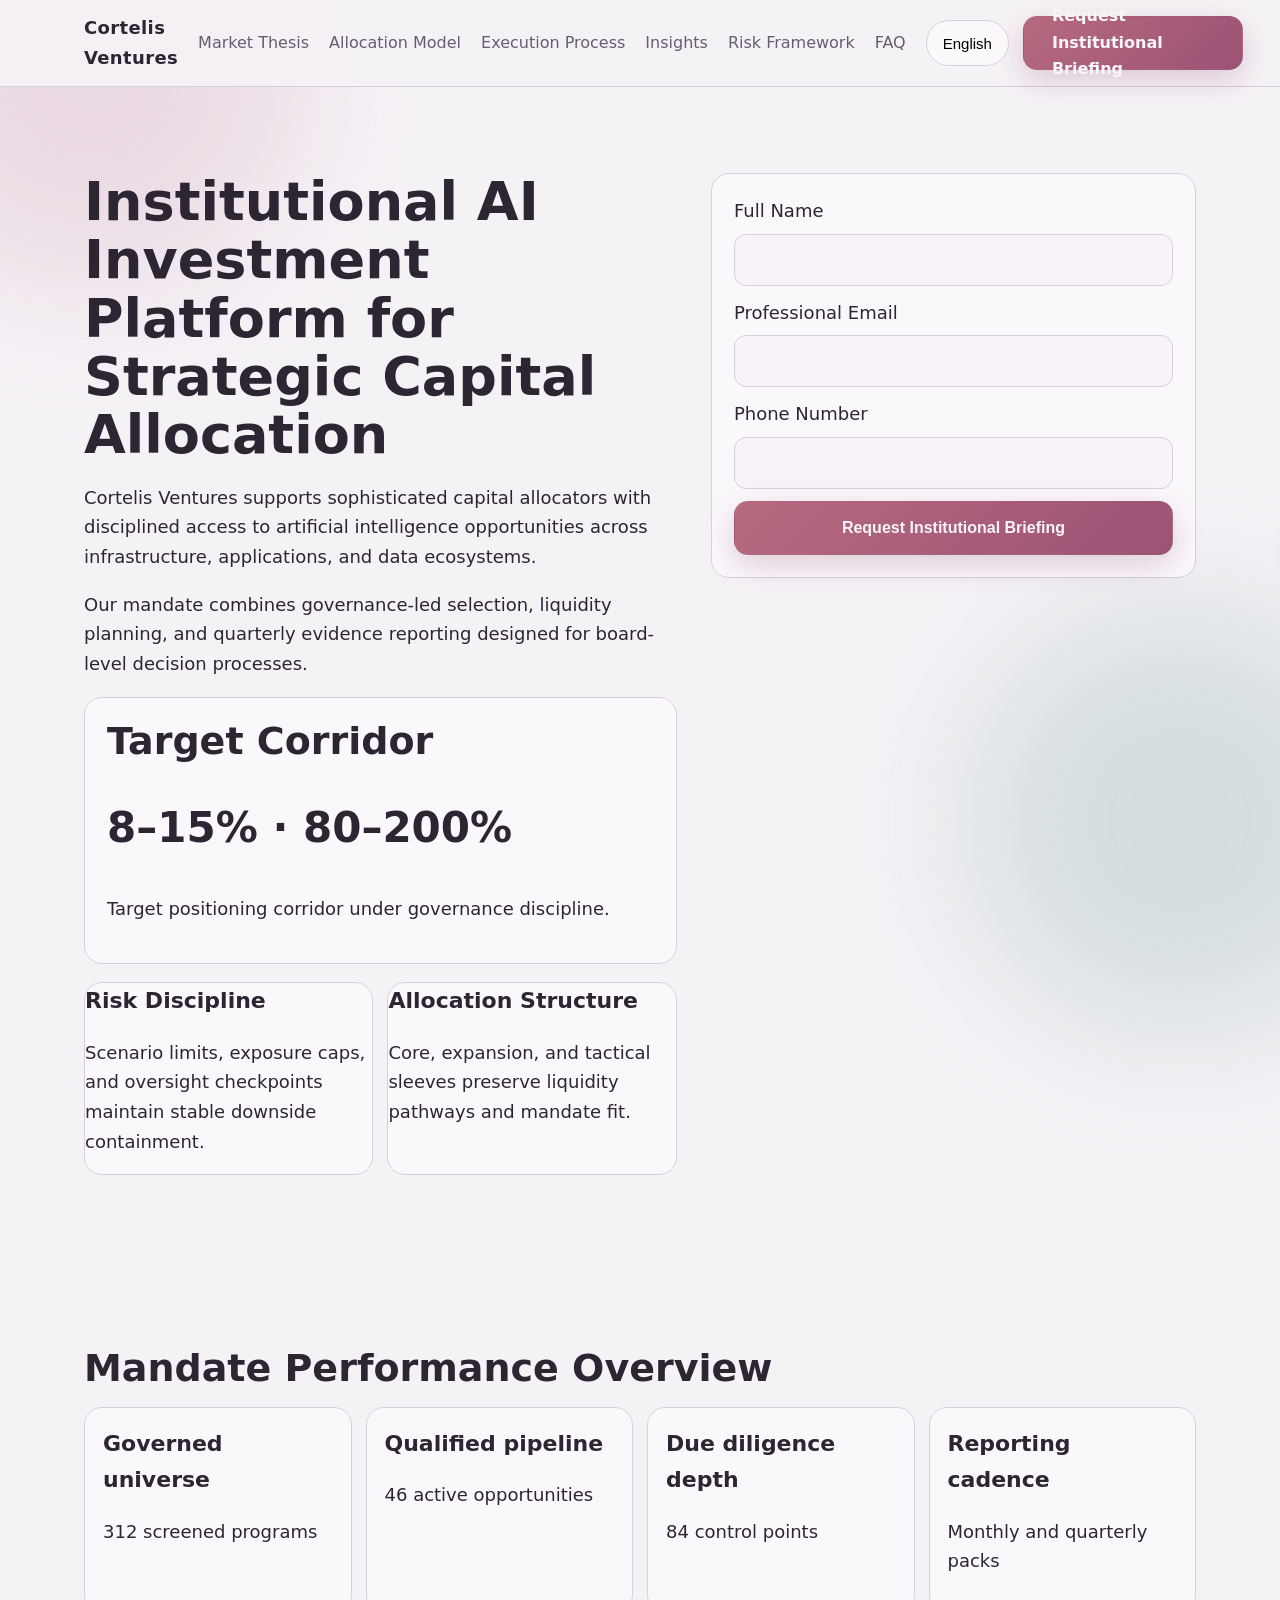
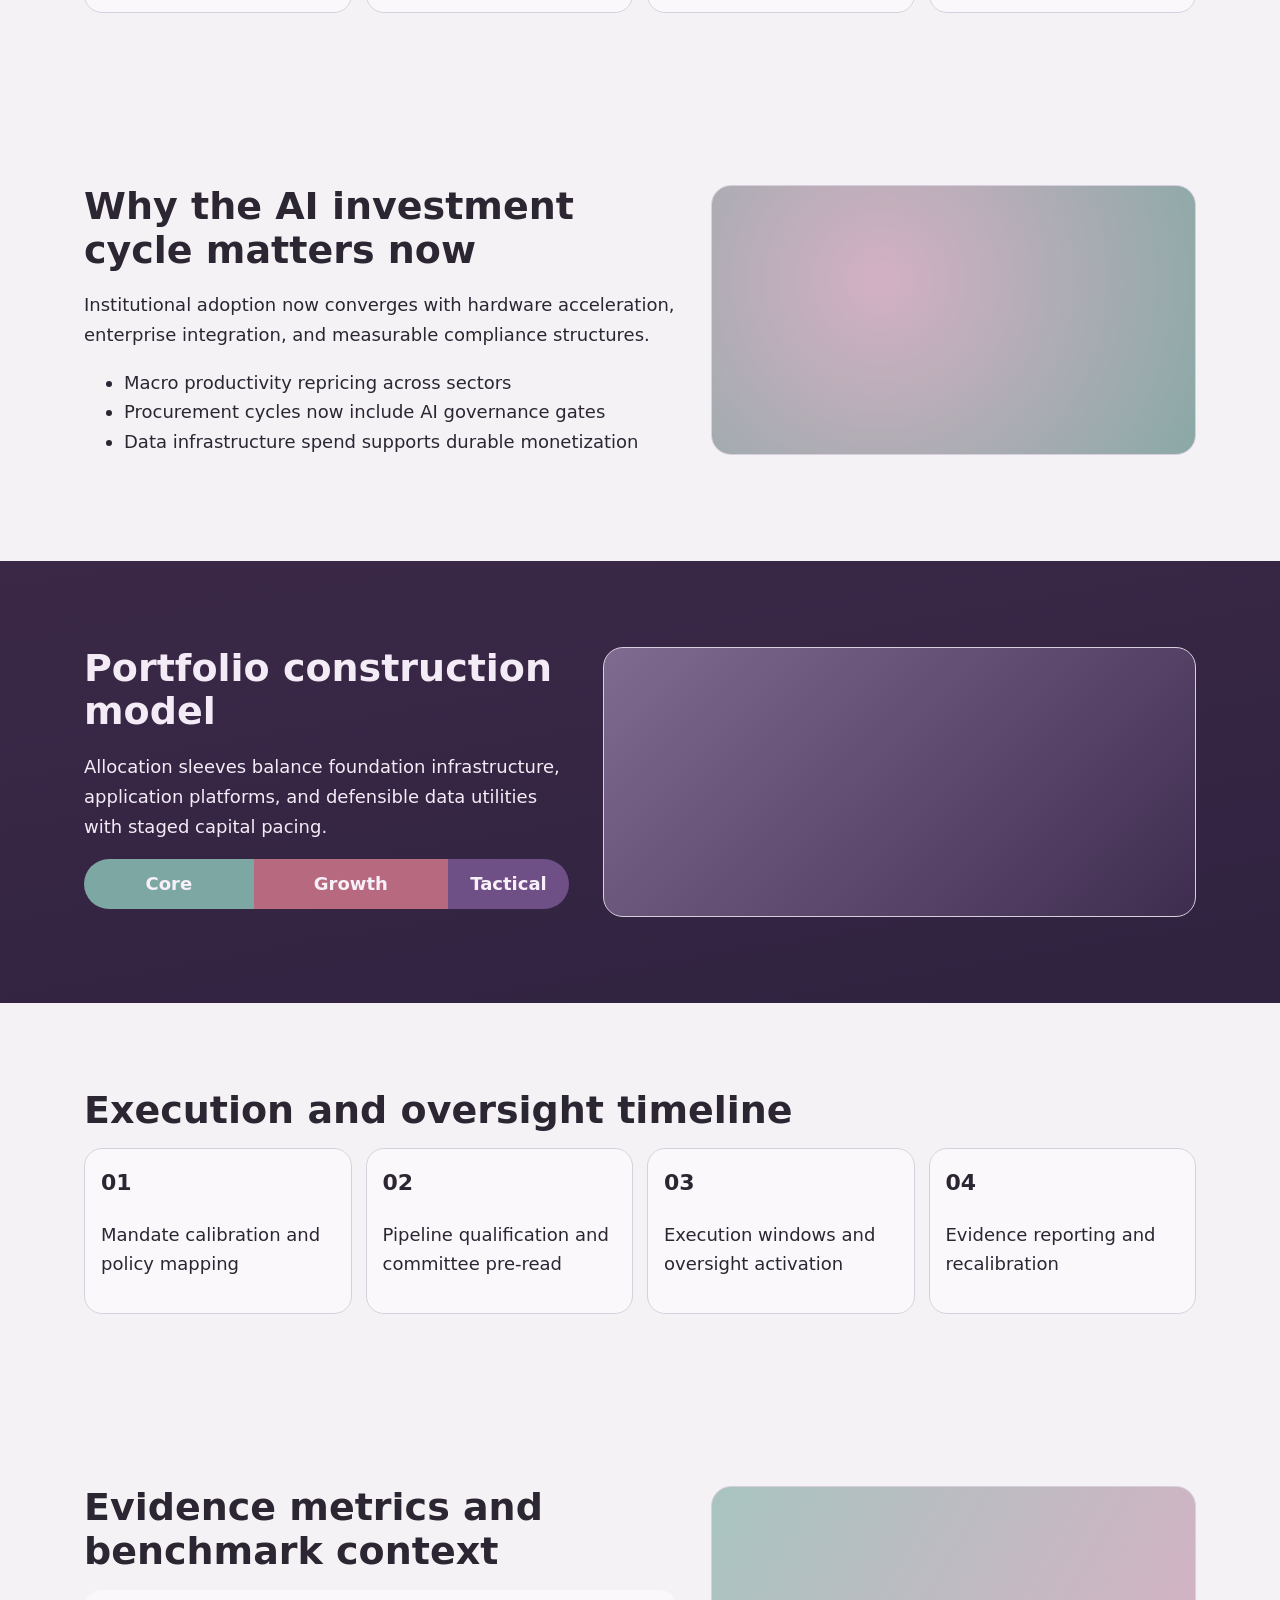
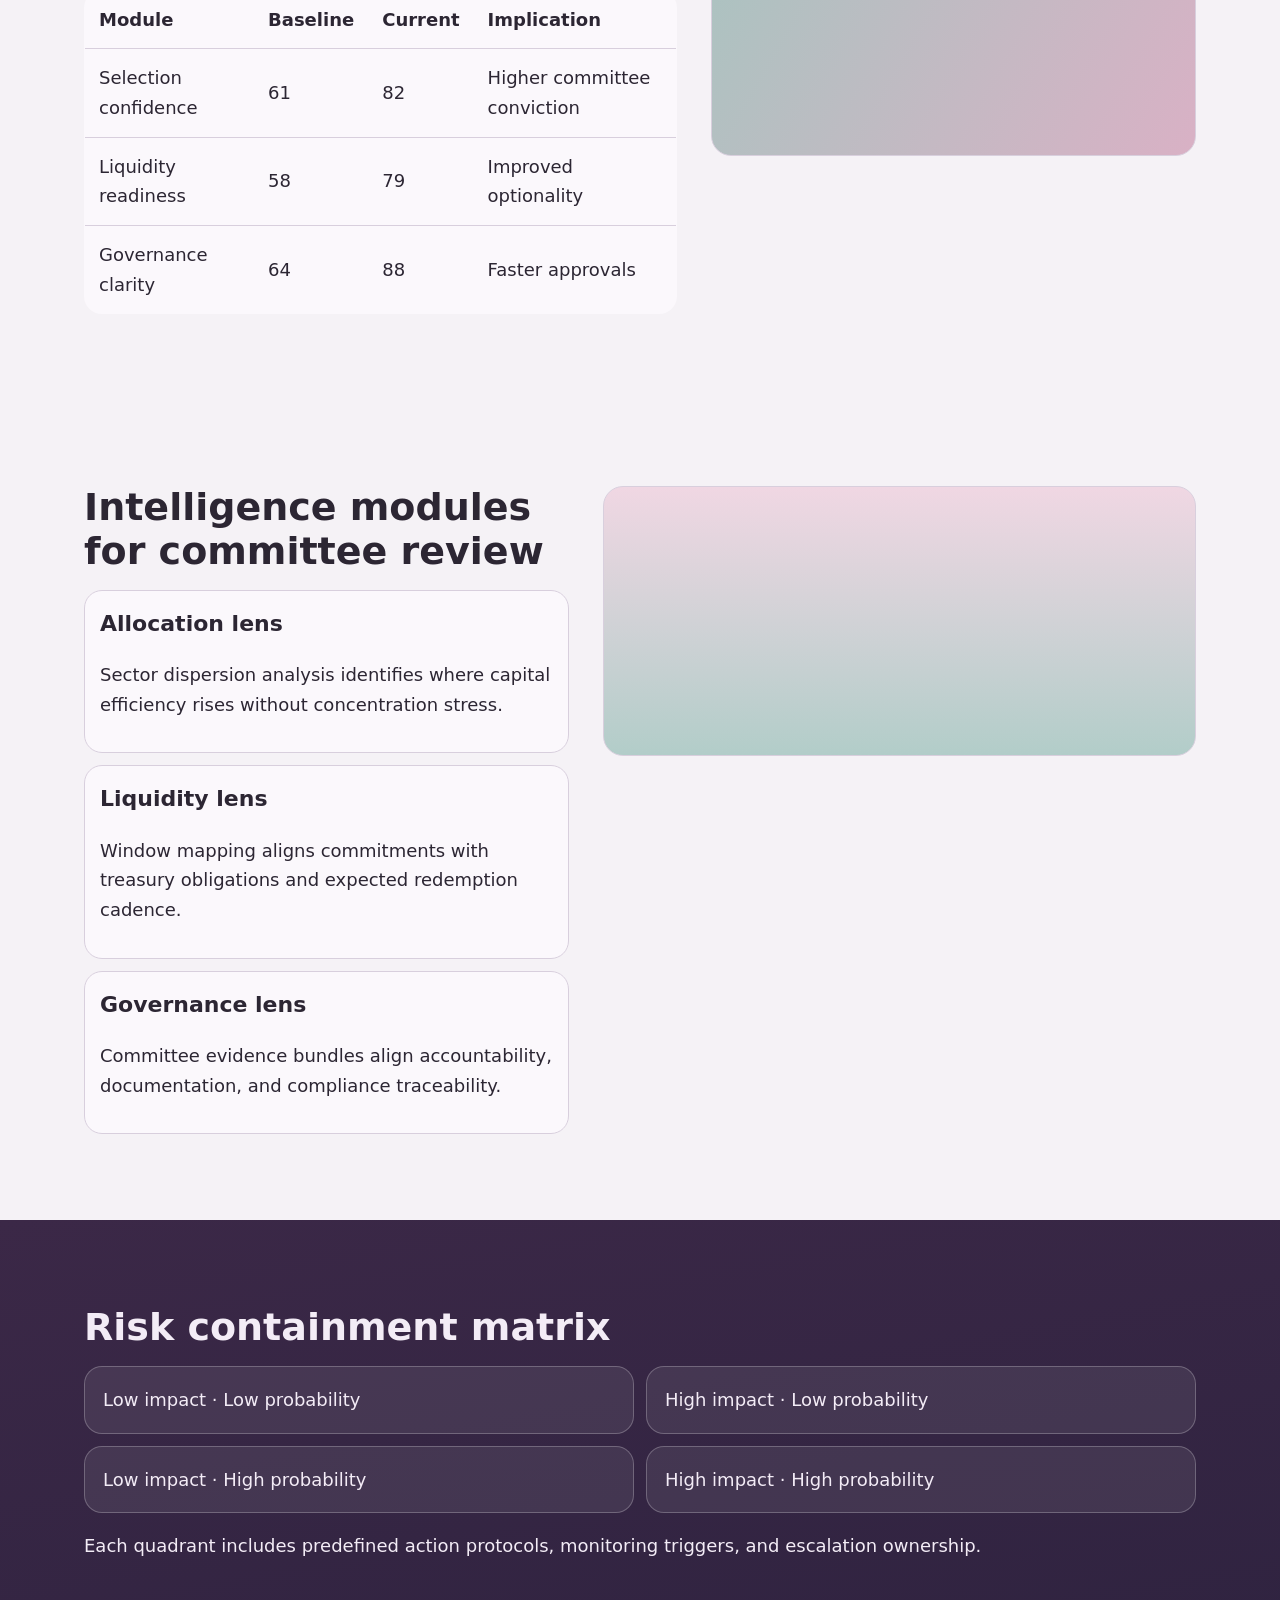
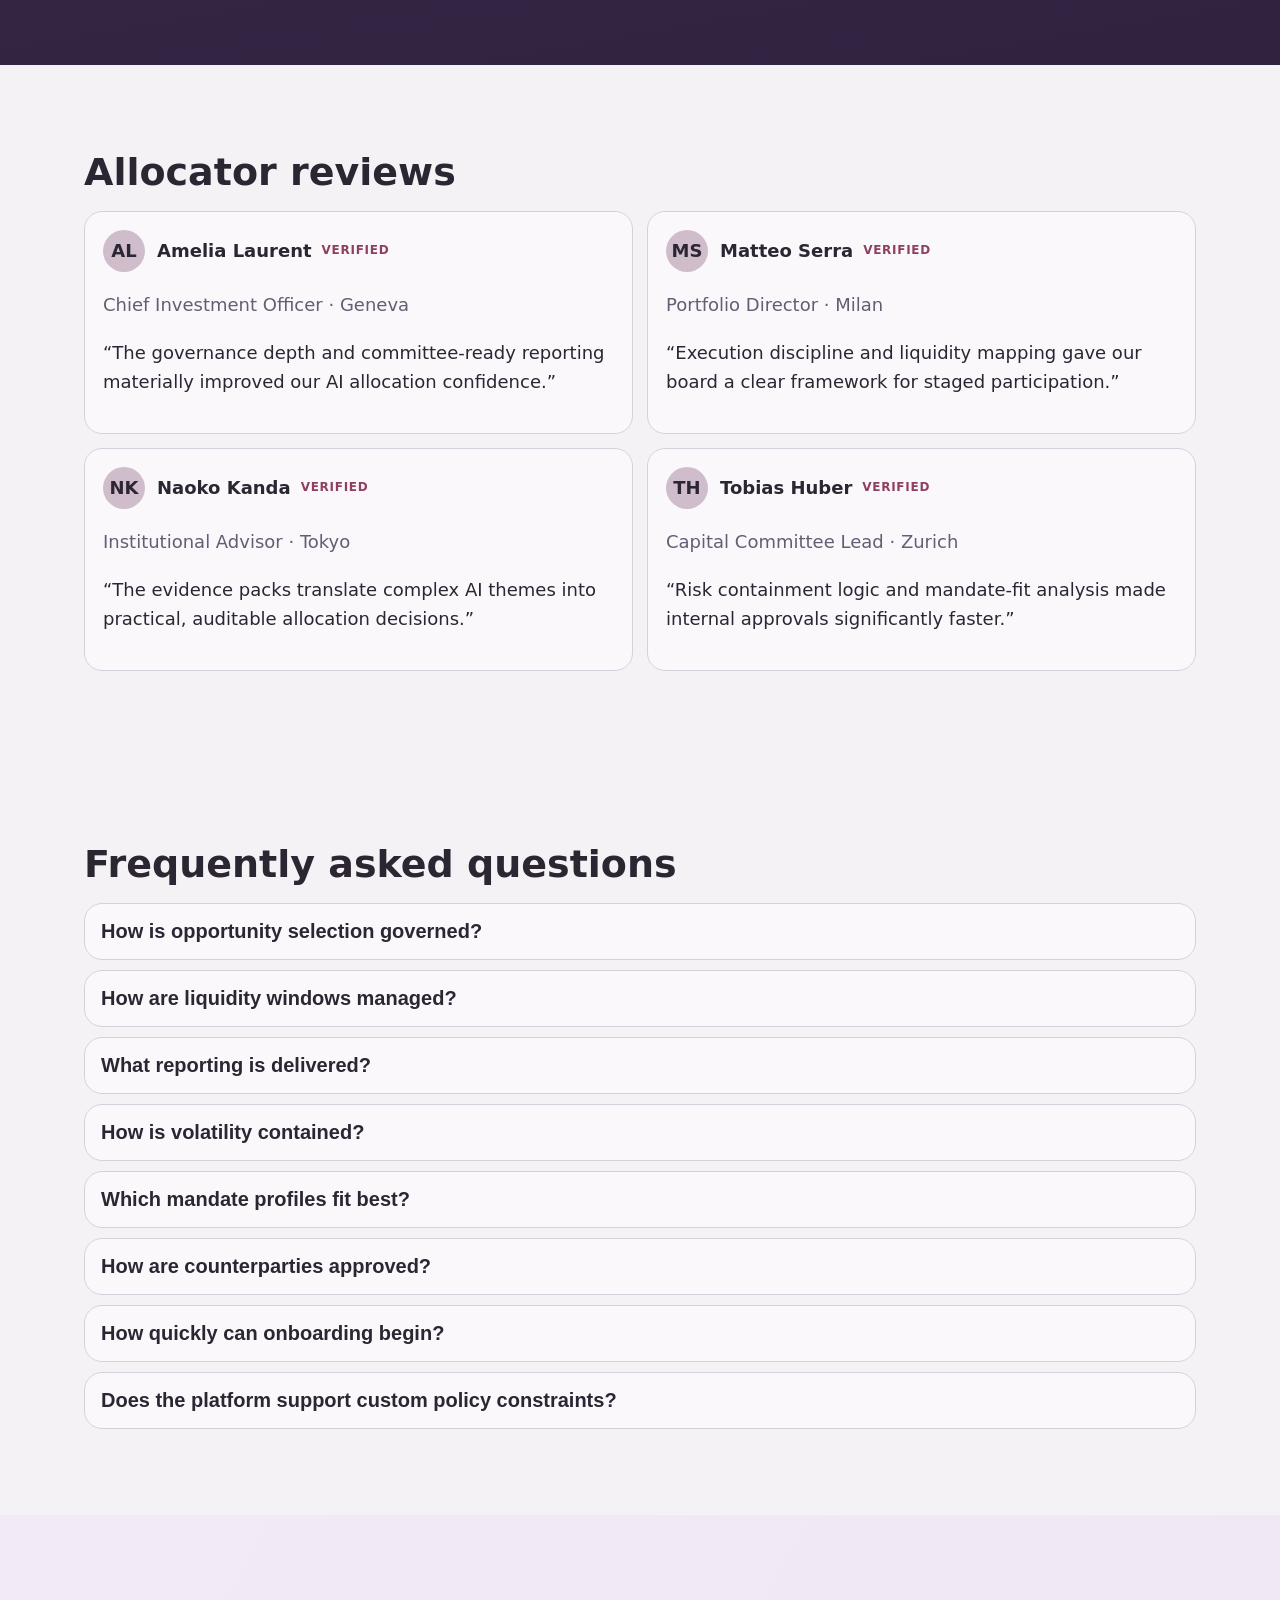
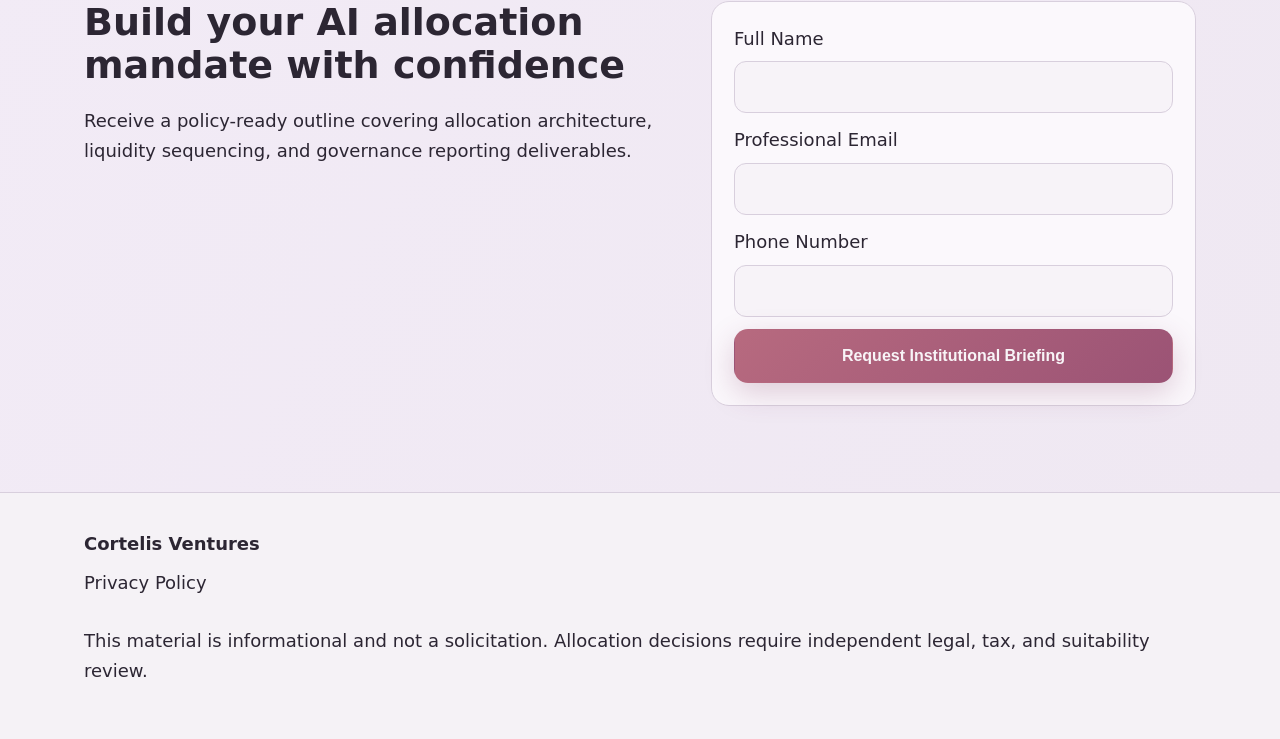
<file: index.html>
<!doctype html>
<html lang="en">
<head>
  <meta charset="utf-8">
  <meta name="viewport" content="width=device-width, initial-scale=1">
  <title>Cortelis Ventures | Institutional AI Investment Platform</title>
  <meta name="description" content="Cortelis Ventures delivers institutional-grade AI investment intelligence, governance reporting, and disciplined portfolio construction for qualified allocators.">
  <link rel="canonical" href="https://www.cortelisventures.com/index.html">
  <link rel="alternate" hreflang="en" href="https://www.cortelisventures.com/index.html">
  <link rel="alternate" hreflang="de" href="https://www.cortelisventures.com/de/index.html">
  <link rel="alternate" hreflang="fr" href="https://www.cortelisventures.com/fr/index.html">
  <link rel="alternate" hreflang="es" href="https://www.cortelisventures.com/es/index.html">
  <link rel="alternate" hreflang="it" href="https://www.cortelisventures.com/it/index.html">
  <link rel="alternate" hreflang="tr" href="https://www.cortelisventures.com/tr/index.html">
  <link rel="alternate" hreflang="pt" href="https://www.cortelisventures.com/pt/index.html">
  <link rel="alternate" hreflang="ja" href="https://www.cortelisventures.com/jp/index.html">
  <link rel="alternate" hreflang="sk" href="https://www.cortelisventures.com/sk/index.html">
  <link rel="alternate" hreflang="nl-BE" href="https://www.cortelisventures.com/be/index.html">
  <meta property="og:title" content="Cortelis Ventures | Institutional AI Investment Platform">
  <meta property="og:description" content="Cortelis Ventures delivers institutional-grade AI investment intelligence, governance reporting, and disciplined portfolio construction for qualified allocators.">
  <meta property="og:type" content="website">
  <meta property="og:url" content="https://www.cortelisventures.com/index.html">
  <meta name="twitter:card" content="summary_large_image">
  <meta name="twitter:title" content="Cortelis Ventures | Institutional AI Investment Platform">
  <meta name="twitter:description" content="Cortelis Ventures delivers institutional-grade AI investment intelligence, governance reporting, and disciplined portfolio construction for qualified allocators.">
  <link rel="stylesheet" href="assets/style.css">
</head>
<body>
<div class="bg-glow glow-a"></div><div class="bg-glow glow-b"></div>
<header class="site-header">
  <div class="container header-wrap">
    <a class="brand" href="index.html">Cortelis Ventures</a>
    <nav class="desktop-nav" aria-label="Primary navigation"><a href="#section-1">Market Thesis</a><a href="#section-2">Allocation Model</a><a href="#section-3">Execution Process</a><a href="#section-4">Insights</a><a href="#section-5">Risk Framework</a><a href="#section-6">FAQ</a></nav>
    <div class="header-actions">
      <div class="lang-switcher" data-lang>
        <button class="lang-active" aria-haspopup="true" aria-expanded="false">English</button>
        <div class="lang-menu"><a href="index.html" class="lang-option"><svg viewBox="0 0 60 40" aria-hidden="true"><rect width="60" height="40" fill="#1a3f8f"/><path d="M0 0L60 40M60 0L0 40" stroke="#f6f3ef" stroke-width="8"/><path d="M0 0L60 40M60 0L0 40" stroke="#c63b4f" stroke-width="4"/><path d="M30 0v40M0 20h60" stroke="#f6f3ef" stroke-width="12"/><path d="M30 0v40M0 20h60" stroke="#c63b4f" stroke-width="7"/></svg><span>English</span></a>
<a href="de/index.html" class="lang-option"><svg viewBox="0 0 60 40" aria-hidden="true"><rect width="60" height="13.4" fill="#222"/><rect y="13.3" width="60" height="13.4" fill="#d32d2d"/><rect y="26.6" width="60" height="13.4" fill="#f2c94c"/></svg><span>Deutsch</span></a>
<a href="fr/index.html" class="lang-option"><svg viewBox="0 0 60 40" aria-hidden="true"><rect width="20" height="40" fill="#2052a3"/><rect x="20" width="20" height="40" fill="#f4f0ea"/><rect x="40" width="20" height="40" fill="#d84f5f"/></svg><span>Français</span></a>
<a href="es/index.html" class="lang-option"><svg viewBox="0 0 60 40" aria-hidden="true"><rect width="60" height="10" fill="#b9343b"/><rect y="10" width="60" height="20" fill="#e8bf52"/><rect y="30" width="60" height="10" fill="#b9343b"/></svg><span>Español</span></a>
<a href="it/index.html" class="lang-option"><svg viewBox="0 0 60 40" aria-hidden="true"><rect width="20" height="40" fill="#2f8f57"/><rect x="20" width="20" height="40" fill="#f3efe8"/><rect x="40" width="20" height="40" fill="#cc4f4f"/></svg><span>Italiano</span></a>
<a href="tr/index.html" class="lang-option"><svg viewBox="0 0 60 40" aria-hidden="true"><rect width="60" height="40" fill="#c83e4d"/><circle cx="25" cy="20" r="9" fill="#f3efe8"/><circle cx="28" cy="20" r="7" fill="#c83e4d"/><polygon points="36,20 42,17 42,23" fill="#f3efe8"/></svg><span>Türkçe</span></a>
<a href="pt/index.html" class="lang-option"><svg viewBox="0 0 60 40" aria-hidden="true"><rect width="24" height="40" fill="#2f8f57"/><rect x="24" width="36" height="40" fill="#be454f"/><circle cx="24" cy="20" r="7" fill="#e8bf52"/></svg><span>Português</span></a>
<a href="jp/index.html" class="lang-option"><svg viewBox="0 0 60 40" aria-hidden="true"><rect width="60" height="40" fill="#f6f3ef"/><circle cx="30" cy="20" r="9" fill="#bf3d50"/></svg><span>日本語</span></a>
<a href="sk/index.html" class="lang-option"><svg viewBox="0 0 60 40" aria-hidden="true"><rect width="60" height="13.4" fill="#f3efe8"/><rect y="13.3" width="60" height="13.4" fill="#2f66b3"/><rect y="26.6" width="60" height="13.4" fill="#be454f"/></svg><span>Slovenčina</span></a>
<a href="be/index.html" class="lang-option"><svg viewBox="0 0 60 40" aria-hidden="true"><rect width="20" height="40" fill="#1f1f24"/><rect x="20" width="20" height="40" fill="#e3c24e"/><rect x="40" width="20" height="40" fill="#cb4a53"/></svg><span>Belgium</span></a></div>
      </div>
      <a class="btn btn-primary" href="#lead-form">Request Institutional Briefing</a>
      <button class="burger" aria-label="Open menu" aria-expanded="false">☰</button>
    </div>
  </div>
</header>
<aside class="mobile-drawer" aria-hidden="true">
  <button class="drawer-close" aria-label="Close menu">✕</button>
  <nav class="drawer-nav"><a href="#section-1">Market Thesis</a><a href="#section-2">Allocation Model</a><a href="#section-3">Execution Process</a><a href="#section-4">Insights</a><a href="#section-5">Risk Framework</a><a href="#section-6">FAQ</a></nav>
  <div class="lang-switcher" data-lang><button class="lang-active" aria-haspopup="true" aria-expanded="false">English</button><div class="lang-menu"><a href="index.html" class="lang-option"><svg viewBox="0 0 60 40" aria-hidden="true"><rect width="60" height="40" fill="#1a3f8f"/><path d="M0 0L60 40M60 0L0 40" stroke="#f6f3ef" stroke-width="8"/><path d="M0 0L60 40M60 0L0 40" stroke="#c63b4f" stroke-width="4"/><path d="M30 0v40M0 20h60" stroke="#f6f3ef" stroke-width="12"/><path d="M30 0v40M0 20h60" stroke="#c63b4f" stroke-width="7"/></svg><span>English</span></a>
<a href="de/index.html" class="lang-option"><svg viewBox="0 0 60 40" aria-hidden="true"><rect width="60" height="13.4" fill="#222"/><rect y="13.3" width="60" height="13.4" fill="#d32d2d"/><rect y="26.6" width="60" height="13.4" fill="#f2c94c"/></svg><span>Deutsch</span></a>
<a href="fr/index.html" class="lang-option"><svg viewBox="0 0 60 40" aria-hidden="true"><rect width="20" height="40" fill="#2052a3"/><rect x="20" width="20" height="40" fill="#f4f0ea"/><rect x="40" width="20" height="40" fill="#d84f5f"/></svg><span>Français</span></a>
<a href="es/index.html" class="lang-option"><svg viewBox="0 0 60 40" aria-hidden="true"><rect width="60" height="10" fill="#b9343b"/><rect y="10" width="60" height="20" fill="#e8bf52"/><rect y="30" width="60" height="10" fill="#b9343b"/></svg><span>Español</span></a>
<a href="it/index.html" class="lang-option"><svg viewBox="0 0 60 40" aria-hidden="true"><rect width="20" height="40" fill="#2f8f57"/><rect x="20" width="20" height="40" fill="#f3efe8"/><rect x="40" width="20" height="40" fill="#cc4f4f"/></svg><span>Italiano</span></a>
<a href="tr/index.html" class="lang-option"><svg viewBox="0 0 60 40" aria-hidden="true"><rect width="60" height="40" fill="#c83e4d"/><circle cx="25" cy="20" r="9" fill="#f3efe8"/><circle cx="28" cy="20" r="7" fill="#c83e4d"/><polygon points="36,20 42,17 42,23" fill="#f3efe8"/></svg><span>Türkçe</span></a>
<a href="pt/index.html" class="lang-option"><svg viewBox="0 0 60 40" aria-hidden="true"><rect width="24" height="40" fill="#2f8f57"/><rect x="24" width="36" height="40" fill="#be454f"/><circle cx="24" cy="20" r="7" fill="#e8bf52"/></svg><span>Português</span></a>
<a href="jp/index.html" class="lang-option"><svg viewBox="0 0 60 40" aria-hidden="true"><rect width="60" height="40" fill="#f6f3ef"/><circle cx="30" cy="20" r="9" fill="#bf3d50"/></svg><span>日本語</span></a>
<a href="sk/index.html" class="lang-option"><svg viewBox="0 0 60 40" aria-hidden="true"><rect width="60" height="13.4" fill="#f3efe8"/><rect y="13.3" width="60" height="13.4" fill="#2f66b3"/><rect y="26.6" width="60" height="13.4" fill="#be454f"/></svg><span>Slovenčina</span></a>
<a href="be/index.html" class="lang-option"><svg viewBox="0 0 60 40" aria-hidden="true"><rect width="20" height="40" fill="#1f1f24"/><rect x="20" width="20" height="40" fill="#e3c24e"/><rect x="40" width="20" height="40" fill="#cb4a53"/></svg><span>Belgium</span></a></div></div>
  <a class="btn btn-primary" href="#lead-form">Request Institutional Briefing</a>
</aside><div class="drawer-overlay"></div>
<main>
<section class="hero section-light" id="section-1"><div class="container hero-grid"><div><h1>Institutional AI Investment Platform for Strategic Capital Allocation</h1><p>Cortelis Ventures supports sophisticated capital allocators with disciplined access to artificial intelligence opportunities across infrastructure, applications, and data ecosystems.</p><p>Our mandate combines governance-led selection, liquidity planning, and quarterly evidence reporting designed for board-level decision processes.</p><div class="return-module"><h2>Target Corridor</h2><p class="big">8–15% · 80–200%</p><p>Target positioning corridor under governance discipline.</p></div><div class="hero-mini"><article><h3>Risk Discipline</h3><p>Scenario limits, exposure caps, and oversight checkpoints maintain stable downside containment.</p></article><article><h3>Allocation Structure</h3><p>Core, expansion, and tactical sleeves preserve liquidity pathways and mandate fit.</p></article></div></div>
<form class="lead-form" id="lead-form"><label>Full Name<input type="text" name="name" required></label><label>Professional Email<input type="email" name="email" required></label><label>Phone Number<input type="tel" name="phone" required></label><button class="btn btn-primary" type="submit">Request Institutional Briefing</button></form>
</div></section>
<section class="section-light" id="section-2"><div class="container"><h2>Mandate Performance Overview</h2><div class="kpi-grid"><article class="kpi-card reveal"><h3>Governed universe</h3><p>312 screened programs</p></article><article class="kpi-card reveal"><h3>Qualified pipeline</h3><p>46 active opportunities</p></article><article class="kpi-card reveal"><h3>Due diligence depth</h3><p>84 control points</p></article><article class="kpi-card reveal"><h3>Reporting cadence</h3><p>Monthly and quarterly packs</p></article></div></div></section>
<section class="section-light" id="section-3"><div class="container split"><div><h2>Why the AI investment cycle matters now</h2><p>Institutional adoption now converges with hardware acceleration, enterprise integration, and measurable compliance structures.</p><ul><li>Macro productivity repricing across sectors</li><li>Procurement cycles now include AI governance gates</li><li>Data infrastructure spend supports durable monetization</li></ul></div><div class="visual ring"></div></div></section>
<section class="section-dark" id="section-4"><div class="container split reverse"><div><h2>Portfolio construction model</h2><p>Allocation sleeves balance foundation infrastructure, application platforms, and defensible data utilities with staged capital pacing.</p><div class="stacked-bar"><span style="width:35%">Core</span><span style="width:40%">Growth</span><span style="width:25%">Tactical</span></div></div><div class="visual flow"></div></div></section>
<section class="section-light" id="section-5"><div class="container"><h2>Execution and oversight timeline</h2><div class="timeline"><article><h3>01</h3><p>Mandate calibration and policy mapping</p></article><article><h3>02</h3><p>Pipeline qualification and committee pre-read</p></article><article><h3>03</h3><p>Execution windows and oversight activation</p></article><article><h3>04</h3><p>Evidence reporting and recalibration</p></article></div></div></section>
<section class="section-light" id="section-6"><div class="container split"><div><h2>Evidence metrics and benchmark context</h2><table><thead><tr><th>Module</th><th>Baseline</th><th>Current</th><th>Implication</th></tr></thead><tbody><tr><td>Selection confidence</td><td>61</td><td>82</td><td>Higher committee conviction</td></tr><tr><td>Liquidity readiness</td><td>58</td><td>79</td><td>Improved optionality</td></tr><tr><td>Governance clarity</td><td>64</td><td>88</td><td>Faster approvals</td></tr></tbody></table></div><div class="visual dual"></div></div></section>
<section class="section-light" id="section-7"><div class="container split reverse"><div><h2>Intelligence modules for committee review</h2><div class="insight-cards"><article><h3>Allocation lens</h3><p>Sector dispersion analysis identifies where capital efficiency rises without concentration stress.</p></article><article><h3>Liquidity lens</h3><p>Window mapping aligns commitments with treasury obligations and expected redemption cadence.</p></article><article><h3>Governance lens</h3><p>Committee evidence bundles align accountability, documentation, and compliance traceability.</p></article></div></div><div class="visual waterfall"></div></div></section>
<section class="section-dark" id="section-8"><div class="container"><h2>Risk containment matrix</h2><div class="matrix"><div>Low impact · Low probability</div><div>High impact · Low probability</div><div>Low impact · High probability</div><div>High impact · High probability</div></div><p>Each quadrant includes predefined action protocols, monitoring triggers, and escalation ownership.</p></div></section>
<section class="section-light" id="section-9"><div class="container"><h2>Allocator reviews</h2><div class="review-grid"><article class="review-card reveal"><div class="review-head"><div class="avatar">AL</div><div class="identity"><strong>Amelia Laurent</strong><span>VERIFIED</span></div></div><p class="role">Chief Investment Officer · Geneva</p><p>“The governance depth and committee-ready reporting materially improved our AI allocation confidence.”</p></article><article class="review-card reveal"><div class="review-head"><div class="avatar">MS</div><div class="identity"><strong>Matteo Serra</strong><span>VERIFIED</span></div></div><p class="role">Portfolio Director · Milan</p><p>“Execution discipline and liquidity mapping gave our board a clear framework for staged participation.”</p></article><article class="review-card reveal"><div class="review-head"><div class="avatar">NK</div><div class="identity"><strong>Naoko Kanda</strong><span>VERIFIED</span></div></div><p class="role">Institutional Advisor · Tokyo</p><p>“The evidence packs translate complex AI themes into practical, auditable allocation decisions.”</p></article><article class="review-card reveal"><div class="review-head"><div class="avatar">TH</div><div class="identity"><strong>Tobias Huber</strong><span>VERIFIED</span></div></div><p class="role">Capital Committee Lead · Zurich</p><p>“Risk containment logic and mandate-fit analysis made internal approvals significantly faster.”</p></article></div></div></section>
<section class="section-light" id="section-10"><div class="container"><h2>Frequently asked questions</h2><div class="faq-list"><div class="faq-item"><button class="faq-question" aria-expanded="false">How is opportunity selection governed?</button><div class="faq-answer"><p>Selection combines thematic scoring, legal review, technical validation, and committee approval with auditable evidence logs.</p></div></div><div class="faq-item"><button class="faq-question" aria-expanded="false">How are liquidity windows managed?</button><div class="faq-answer"><p>Each sleeve uses staggered entry and exit windows so committees can preserve optionality under varying market conditions.</p></div></div><div class="faq-item"><button class="faq-question" aria-expanded="false">What reporting is delivered?</button><div class="faq-answer"><p>You receive monthly operational packs and quarterly governance dossiers with benchmark comparisons and mandate commentary.</p></div></div><div class="faq-item"><button class="faq-question" aria-expanded="false">How is volatility contained?</button><div class="faq-answer"><p>Position sizing, exposure caps, and stress scenarios are calibrated before deployment and reviewed through formal oversight gates.</p></div></div><div class="faq-item"><button class="faq-question" aria-expanded="false">Which mandate profiles fit best?</button><div class="faq-answer"><p>The framework supports endowments, family offices, pension sub-portfolios, and treasury diversification programs.</p></div></div><div class="faq-item"><button class="faq-question" aria-expanded="false">How are counterparties approved?</button><div class="faq-answer"><p>Counterparties pass compliance checks, operational control verification, and contractual safeguards before allocation approval.</p></div></div><div class="faq-item"><button class="faq-question" aria-expanded="false">How quickly can onboarding begin?</button><div class="faq-answer"><p>A structured onboarding path can begin within ten business days after documentation and committee sign-off.</p></div></div><div class="faq-item"><button class="faq-question" aria-expanded="false">Does the platform support custom policy constraints?</button><div class="faq-answer"><p>Yes. Allocation constraints, exclusion rules, and reporting templates are configured to your policy architecture.</p></div></div></div></div></section>
<section class="section-light final-cta" id="section-11"><div class="container split"><div><h2>Build your AI allocation mandate with confidence</h2><p>Receive a policy-ready outline covering allocation architecture, liquidity sequencing, and governance reporting deliverables.</p></div><form class="lead-form"><label>Full Name<input type="text" name="name" required></label><label>Professional Email<input type="email" name="email" required></label><label>Phone Number<input type="tel" name="phone" required></label><button class="btn btn-primary" type="submit">Request Institutional Briefing</button></form></div></section>
</main>
<footer><div class="container footer-wrap"><strong>Cortelis Ventures</strong><a href="#" data-open-privacy>Privacy Policy</a><p>This material is informational and not a solicitation. Allocation decisions require independent legal, tax, and suitability review.</p></div></footer>
<div class="modal" id="privacy-modal" aria-hidden="true"><div class="modal-dialog" role="dialog" aria-modal="true"><button class="modal-x" aria-label="Close">✕</button><h2>Privacy Policy</h2><div class="modal-body"><section><h3>Introduction</h3><p>This policy explains how Cortelis Ventures handles personal information submitted through this website and related communications.</p></section><section><h3>Data collection</h3><p>We collect contact details, professional identifiers, engagement data, and consent records required for institutional communications.</p></section><section><h3>Legal basis</h3><p>Processing is based on consent, legitimate interest, and contractual preparation aligned with applicable regulations.</p></section><section><h3>Cookies</h3><p>Essential cookies maintain secure sessions and analytics cookies measure anonymized interaction patterns.</p></section><section><h3>Retention</h3><p>Information is retained only for operational necessity, regulatory obligations, and documented communication preferences.</p></section><section><h3>Third-party sharing</h3><p>Data may be shared with regulated service providers under contractual confidentiality and security obligations.</p></section><section><h3>Security</h3><p>Administrative, technical, and organizational controls protect data against unauthorized access, alteration, or loss.</p></section><section><h3>User rights</h3><p>You may request access, correction, deletion, restriction, portability, or objection through the contact channel below.</p></section><section><h3>International transfers</h3><p>Cross-border transfers rely on recognized safeguards, adequacy mechanisms, and contractual protection clauses.</p></section><section><h3>Industry risk disclosure</h3><p>Digital channels may involve residual transmission vulnerabilities; users should avoid sending highly sensitive credentials.</p></section><section><h3>Contact</h3><p>For privacy requests contact compliance@cortelisventures.com and include your jurisdiction and request scope.</p></section></div><div class="modal-foot"><button class="btn btn-secondary" data-close-modal>Close</button></div></div></div>
<script type="application/ld+json">{"@context":"https://schema.org","@type":"Organization","name":"Cortelis Ventures","url":"https://www.cortelisventures.com/"}</script>
<script type="application/ld+json">{"@context":"https://schema.org","@type":"WebSite","name":"Cortelis Ventures","url":"https://www.cortelisventures.com/"}</script>
<script type="application/ld+json">{"@context":"https://schema.org","@type":"FAQPage","mainEntity":[{"@type":"Question","name":"How is opportunity selection governed?","acceptedAnswer":{"@type":"Answer","text":"Selection combines thematic scoring, legal review, technical validation, and committee approval with auditable evidence logs."}},{"@type":"Question","name":"How are liquidity windows managed?","acceptedAnswer":{"@type":"Answer","text":"Each sleeve uses staggered entry and exit windows so committees can preserve optionality under varying market conditions."}},{"@type":"Question","name":"What reporting is delivered?","acceptedAnswer":{"@type":"Answer","text":"You receive monthly operational packs and quarterly governance dossiers with benchmark comparisons and mandate commentary."}},{"@type":"Question","name":"How is volatility contained?","acceptedAnswer":{"@type":"Answer","text":"Position sizing, exposure caps, and stress scenarios are calibrated before deployment and reviewed through formal oversight gates."}},{"@type":"Question","name":"Which mandate profiles fit best?","acceptedAnswer":{"@type":"Answer","text":"The framework supports endowments, family offices, pension sub-portfolios, and treasury diversification programs."}},{"@type":"Question","name":"How are counterparties approved?","acceptedAnswer":{"@type":"Answer","text":"Counterparties pass compliance checks, operational control verification, and contractual safeguards before allocation approval."}},{"@type":"Question","name":"How quickly can onboarding begin?","acceptedAnswer":{"@type":"Answer","text":"A structured onboarding path can begin within ten business days after documentation and committee sign-off."}},{"@type":"Question","name":"Does the platform support custom policy constraints?","acceptedAnswer":{"@type":"Answer","text":"Yes. Allocation constraints, exclusion rules, and reporting templates are configured to your policy architecture."}}]}</script>
<script type="application/ld+json">{"@context":"https://schema.org","@type":"Review","itemReviewed":{"@type":"Organization","name":"Cortelis Ventures"},"author":{"@type":"Person","name":"Amelia Laurent"},"reviewBody":"The governance depth and committee-ready reporting materially improved our AI allocation confidence."}</script>
<script defer src="assets/app.js"></script>
</body></html>
</file>
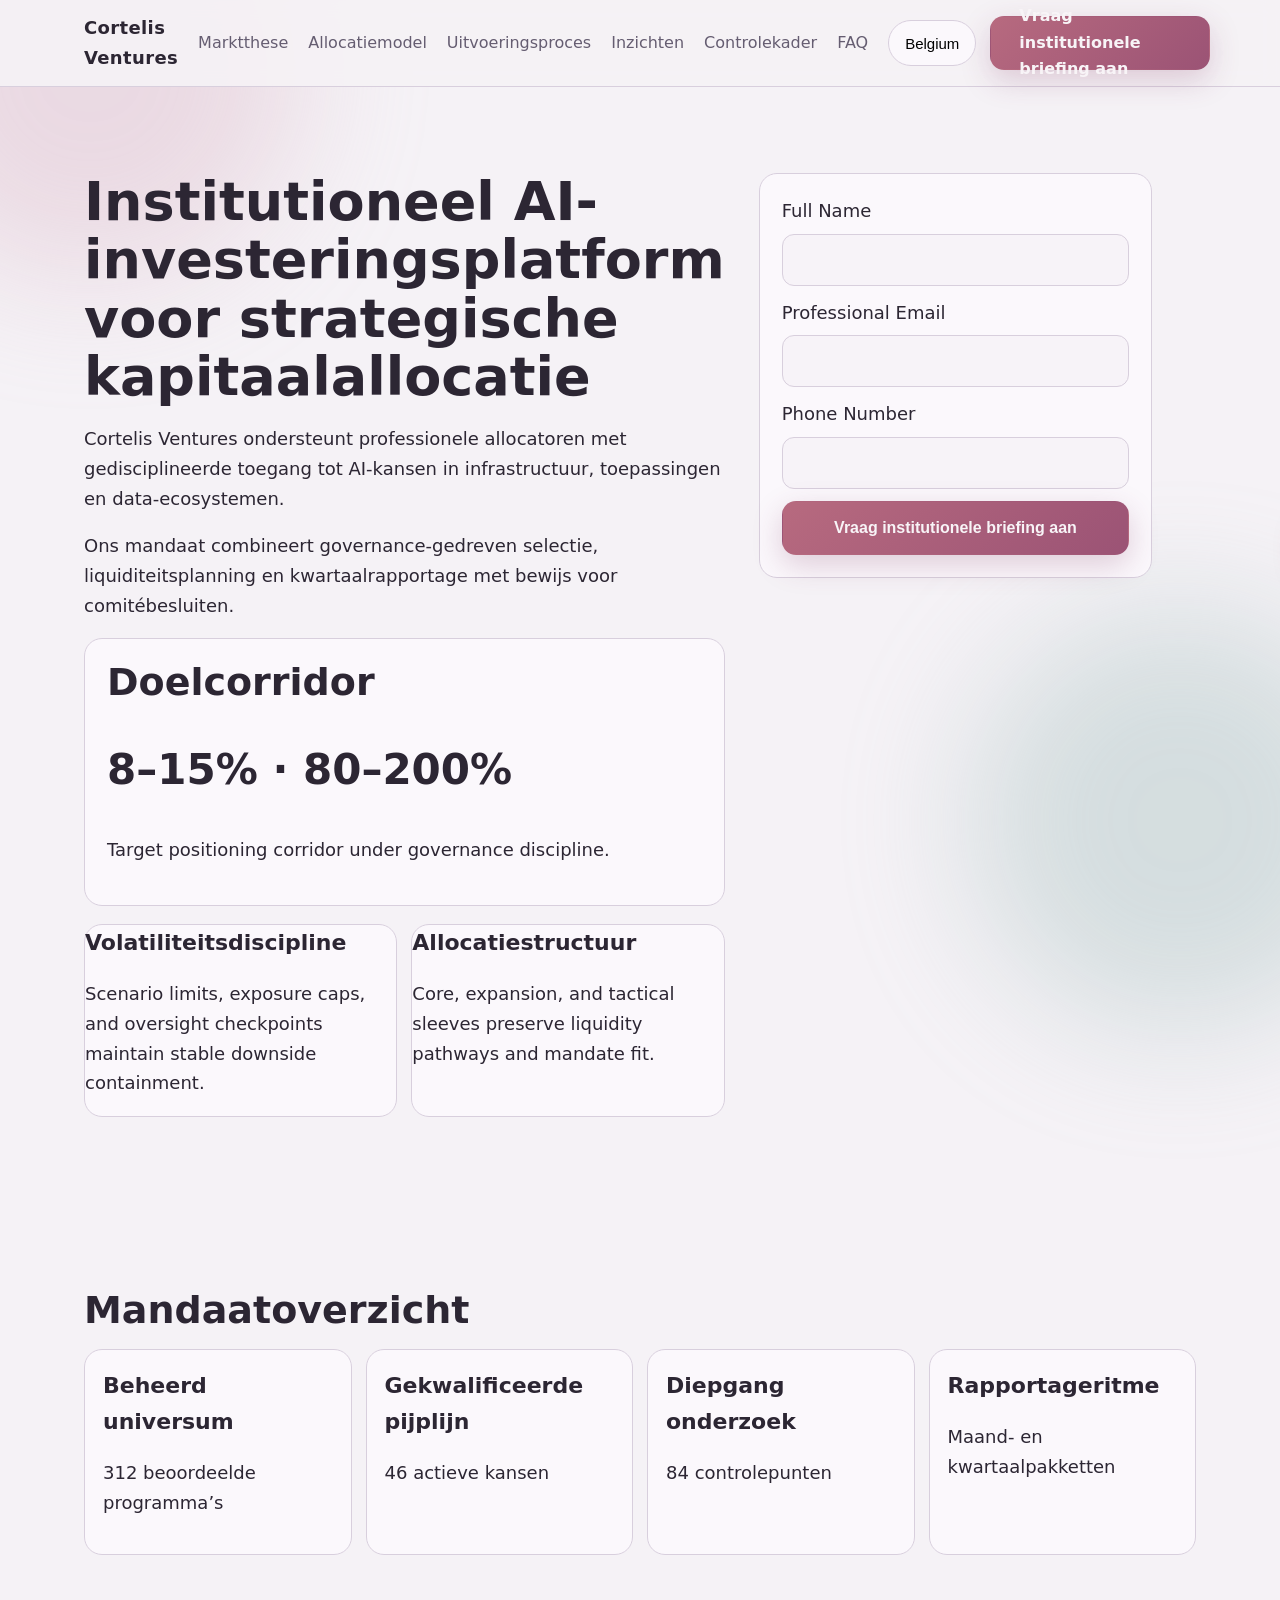
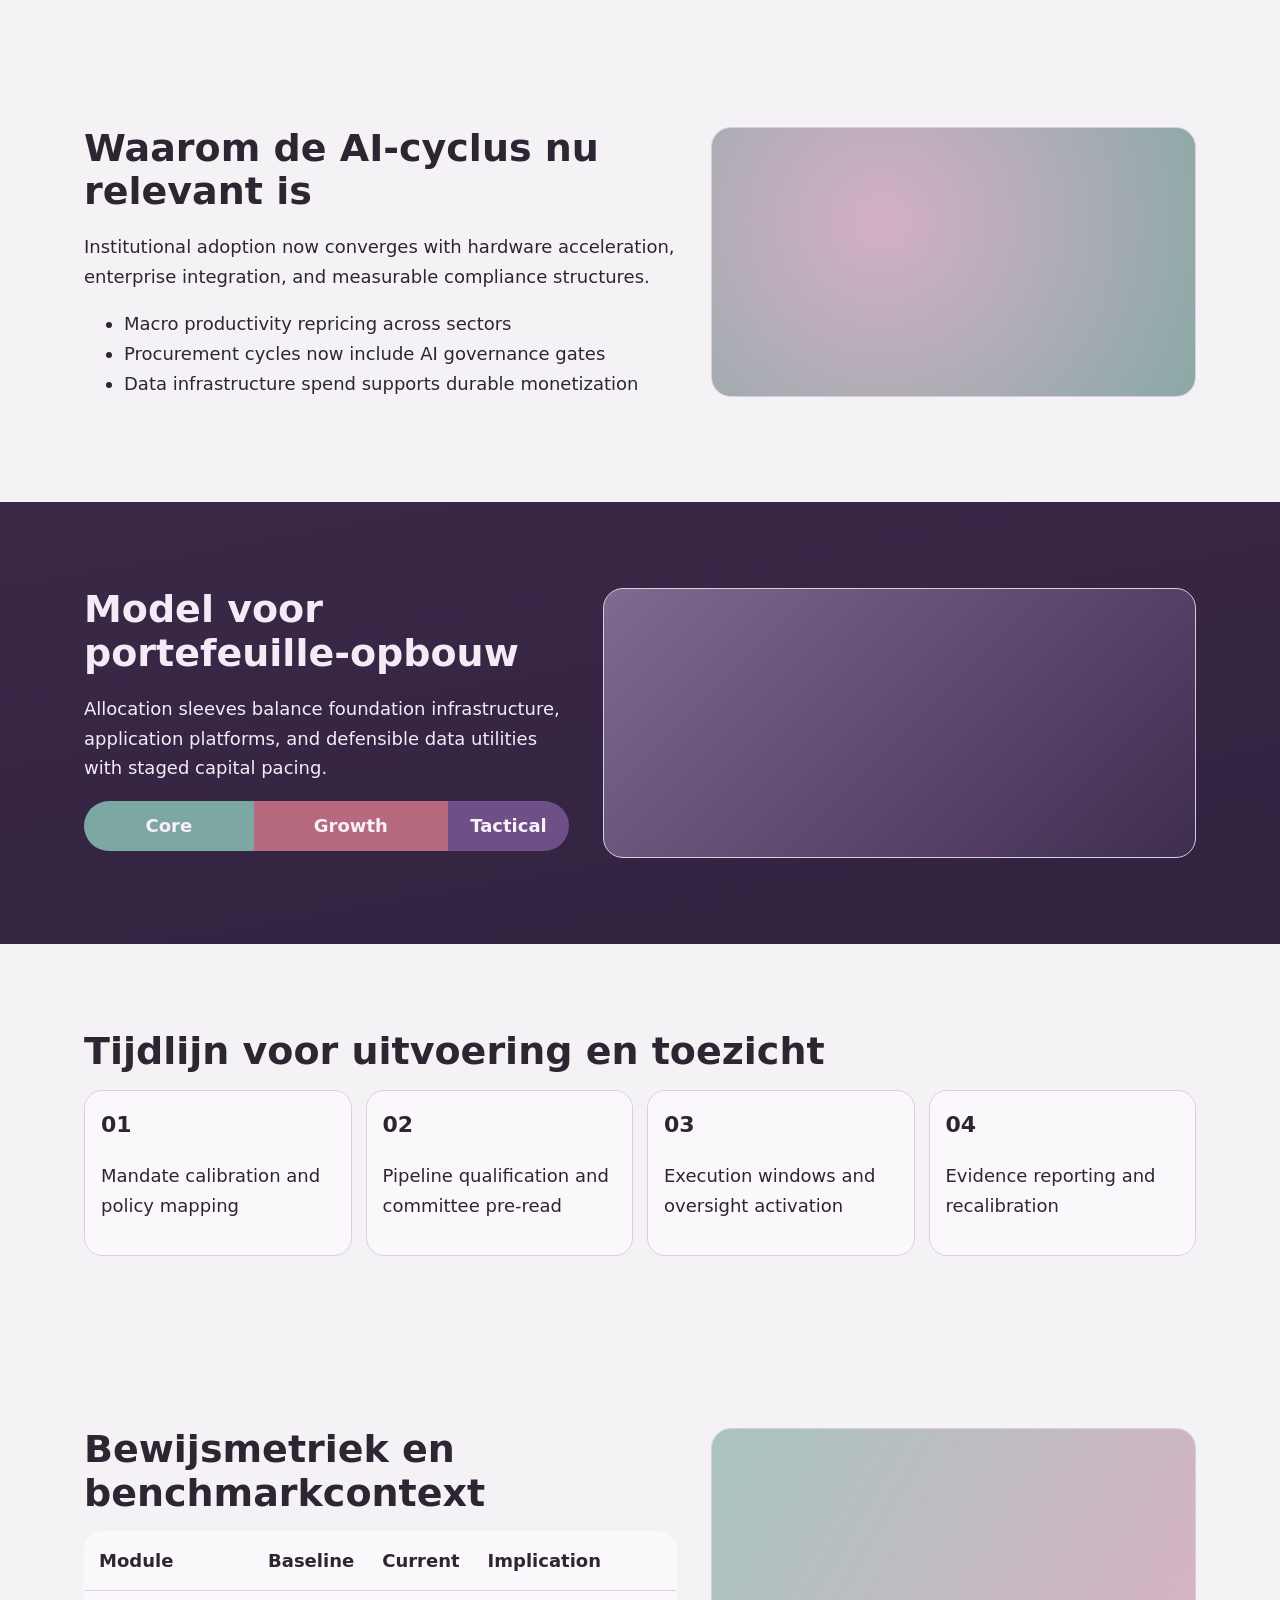
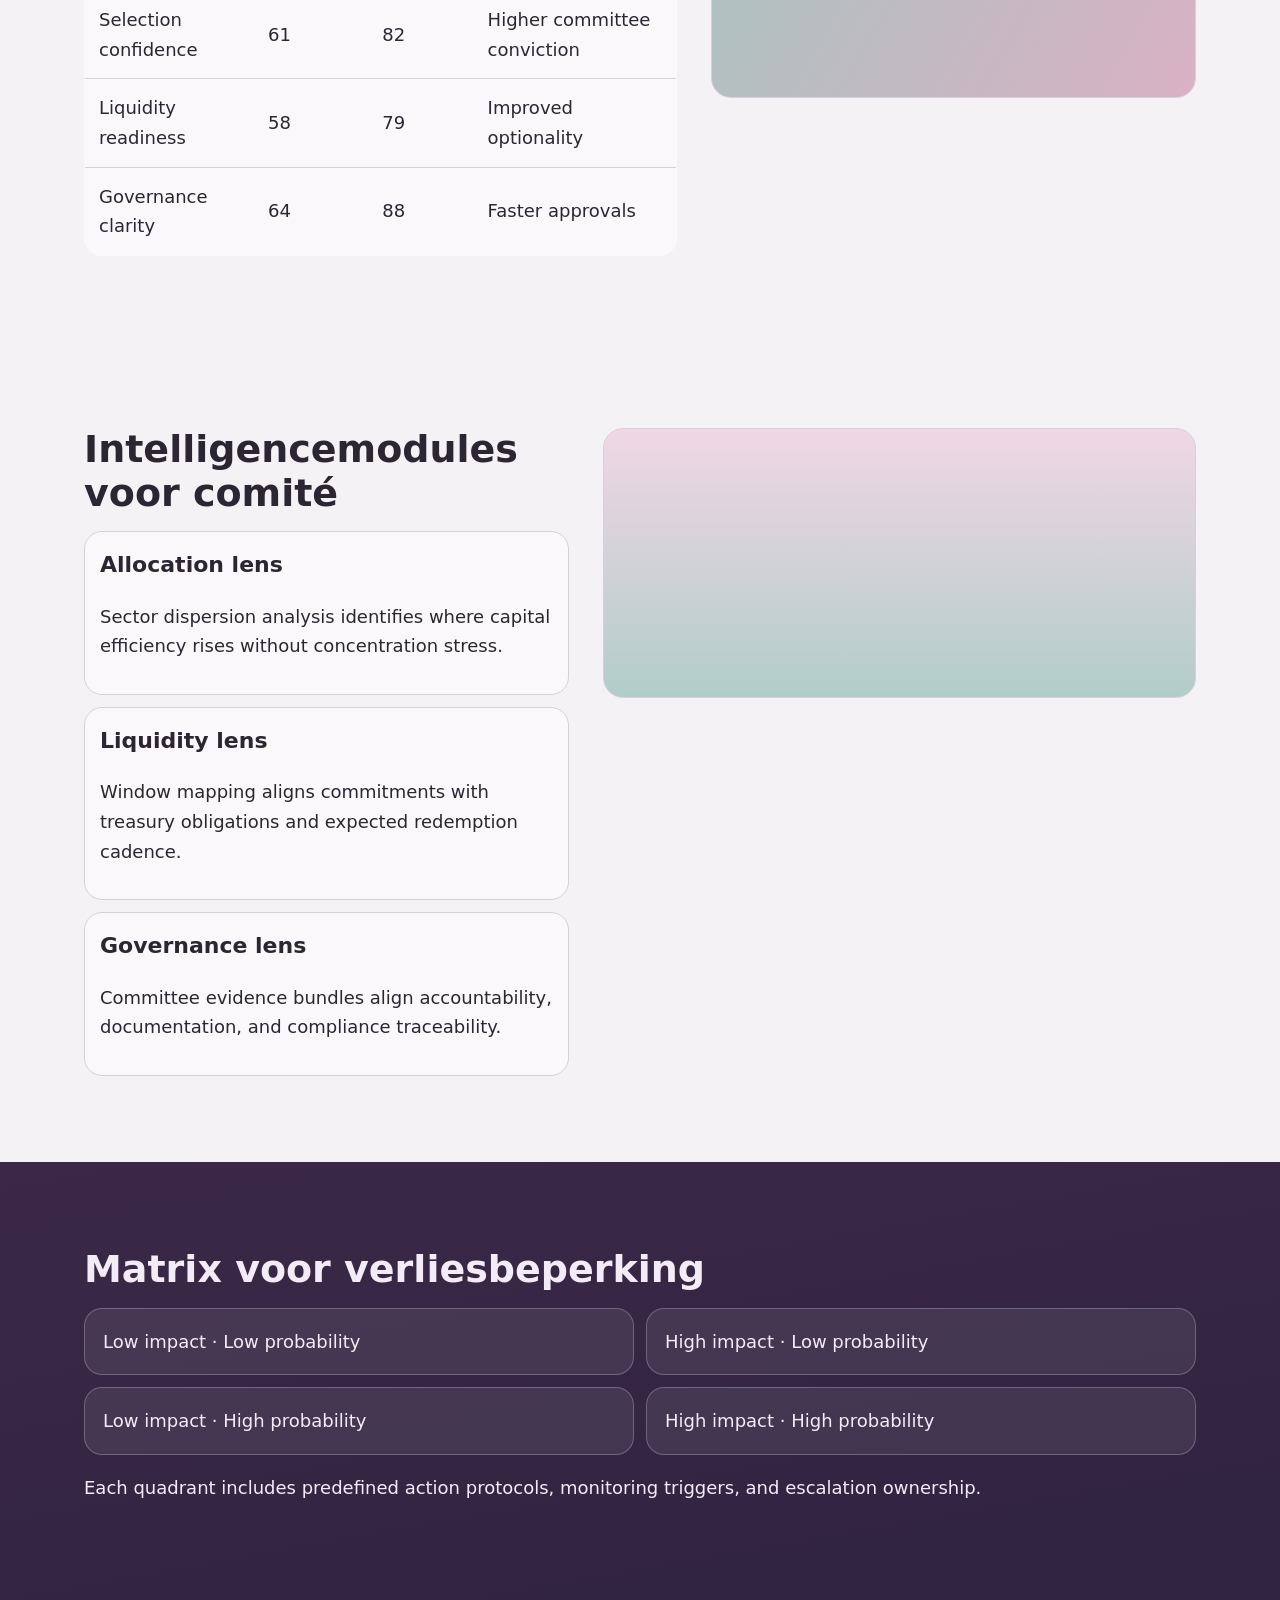
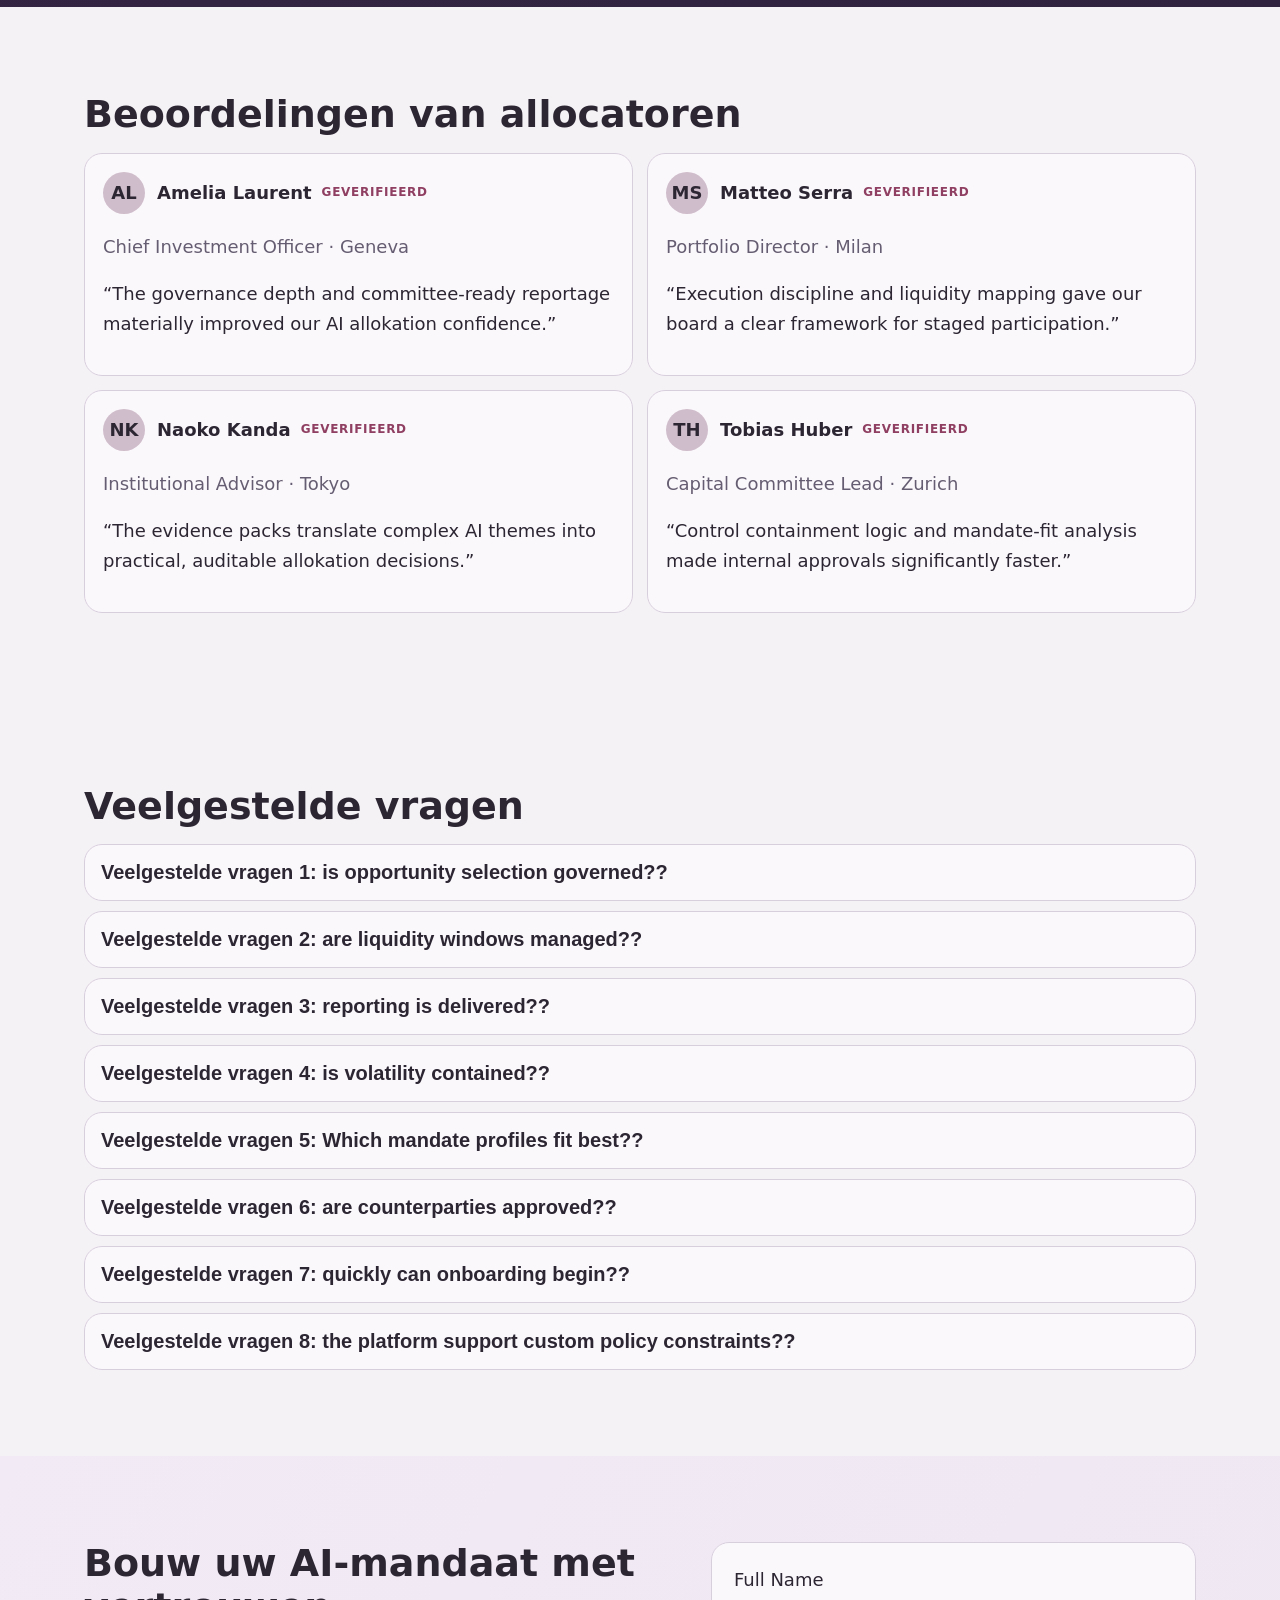
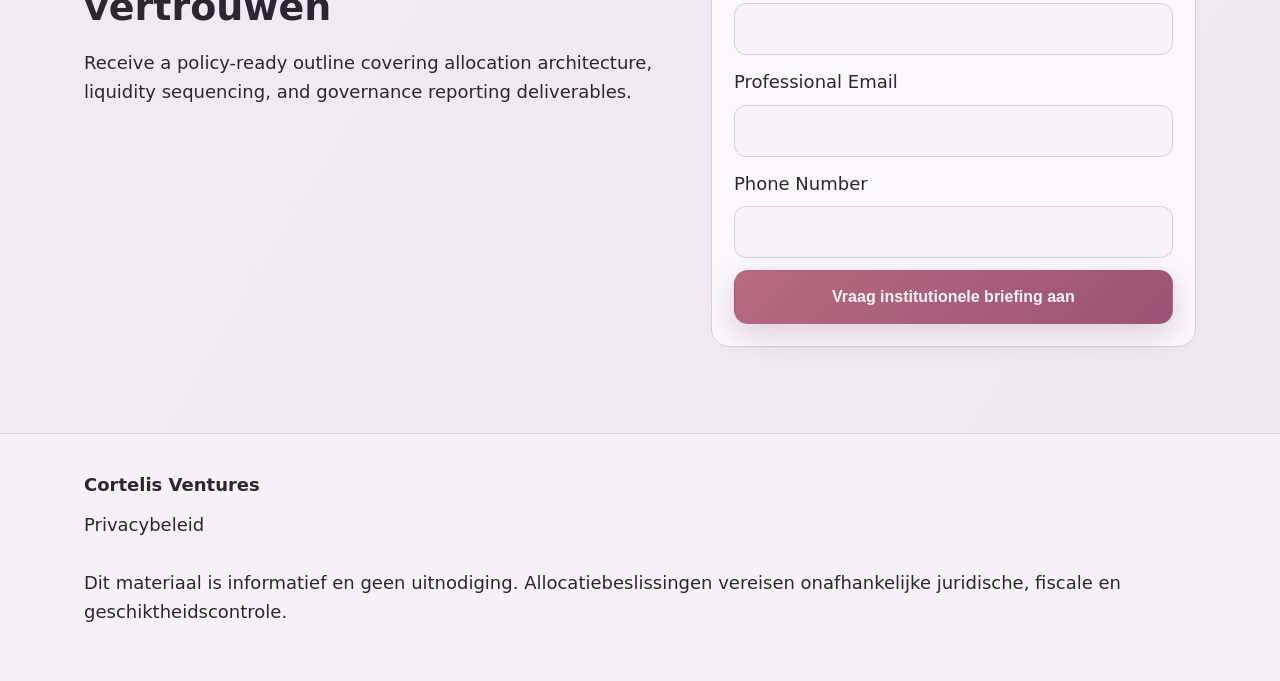
<file: be/index.html>
<!doctype html>
<html lang="nl-BE">
<head>
  <meta charset="utf-8">
  <meta name="viewport" content="width=device-width, initial-scale=1">
  <title>Cortelis Ventures | Institutioneel AI-investeringsplatform</title>
  <meta name="description" content="Cortelis Ventures levert een institutioneel AI-investeringsplatform met governance, rapportage en gedisciplineerde portefeuille-opbouw.">
  <link rel="canonical" href="https://www.cortelisventures.com/be/index.html">
  <link rel="alternate" hreflang="en" href="https://www.cortelisventures.com/index.html">
  <link rel="alternate" hreflang="de" href="https://www.cortelisventures.com/de/index.html">
  <link rel="alternate" hreflang="fr" href="https://www.cortelisventures.com/fr/index.html">
  <link rel="alternate" hreflang="es" href="https://www.cortelisventures.com/es/index.html">
  <link rel="alternate" hreflang="it" href="https://www.cortelisventures.com/it/index.html">
  <link rel="alternate" hreflang="tr" href="https://www.cortelisventures.com/tr/index.html">
  <link rel="alternate" hreflang="pt" href="https://www.cortelisventures.com/pt/index.html">
  <link rel="alternate" hreflang="ja" href="https://www.cortelisventures.com/jp/index.html">
  <link rel="alternate" hreflang="sk" href="https://www.cortelisventures.com/sk/index.html">
  <link rel="alternate" hreflang="nl-BE" href="https://www.cortelisventures.com/be/index.html">
  <meta property="og:title" content="Cortelis Ventures | Institutioneel AI-investeringsplatform">
  <meta property="og:description" content="Cortelis Ventures levert een institutioneel AI-investeringsplatform met governance, rapportage en gedisciplineerde portefeuille-opbouw.">
  <meta property="og:type" content="website">
  <meta property="og:url" content="https://www.cortelisventures.com/be/index.html">
  <meta name="twitter:card" content="summary_large_image">
  <meta name="twitter:title" content="Cortelis Ventures | Institutioneel AI-investeringsplatform">
  <meta name="twitter:description" content="Cortelis Ventures levert een institutioneel AI-investeringsplatform met governance, rapportage en gedisciplineerde portefeuille-opbouw.">
  <link rel="stylesheet" href="../assets/style.css">
</head>
<body>
<div class="bg-glow glow-a"></div><div class="bg-glow glow-b"></div>
<header class="site-header">
  <div class="container header-wrap">
    <a class="brand" href="../index.html">Cortelis Ventures</a>
    <nav class="desktop-nav" aria-label="Primary navigation"><a href="#section-1">Marktthese</a><a href="#section-2">Allocatiemodel</a><a href="#section-3">Uitvoeringsproces</a><a href="#section-4">Inzichten</a><a href="#section-5">Controlekader</a><a href="#section-6">FAQ</a></nav>
    <div class="header-actions">
      <div class="lang-switcher" data-lang>
        <button class="lang-active" aria-haspopup="true" aria-expanded="false">Belgium</button>
        <div class="lang-menu"><a href="../index.html" class="lang-option"><svg viewBox="0 0 60 40" aria-hidden="true"><rect width="60" height="40" fill="#1a3f8f"/><path d="M0 0L60 40M60 0L0 40" stroke="#f6f3ef" stroke-width="8"/><path d="M0 0L60 40M60 0L0 40" stroke="#c63b4f" stroke-width="4"/><path d="M30 0v40M0 20h60" stroke="#f6f3ef" stroke-width="12"/><path d="M30 0v40M0 20h60" stroke="#c63b4f" stroke-width="7"/></svg><span>English</span></a>
<a href="../de/index.html" class="lang-option"><svg viewBox="0 0 60 40" aria-hidden="true"><rect width="60" height="13.4" fill="#222"/><rect y="13.3" width="60" height="13.4" fill="#d32d2d"/><rect y="26.6" width="60" height="13.4" fill="#f2c94c"/></svg><span>Deutsch</span></a>
<a href="../fr/index.html" class="lang-option"><svg viewBox="0 0 60 40" aria-hidden="true"><rect width="20" height="40" fill="#2052a3"/><rect x="20" width="20" height="40" fill="#f4f0ea"/><rect x="40" width="20" height="40" fill="#d84f5f"/></svg><span>Français</span></a>
<a href="../es/index.html" class="lang-option"><svg viewBox="0 0 60 40" aria-hidden="true"><rect width="60" height="10" fill="#b9343b"/><rect y="10" width="60" height="20" fill="#e8bf52"/><rect y="30" width="60" height="10" fill="#b9343b"/></svg><span>Español</span></a>
<a href="../it/index.html" class="lang-option"><svg viewBox="0 0 60 40" aria-hidden="true"><rect width="20" height="40" fill="#2f8f57"/><rect x="20" width="20" height="40" fill="#f3efe8"/><rect x="40" width="20" height="40" fill="#cc4f4f"/></svg><span>Italiano</span></a>
<a href="../tr/index.html" class="lang-option"><svg viewBox="0 0 60 40" aria-hidden="true"><rect width="60" height="40" fill="#c83e4d"/><circle cx="25" cy="20" r="9" fill="#f3efe8"/><circle cx="28" cy="20" r="7" fill="#c83e4d"/><polygon points="36,20 42,17 42,23" fill="#f3efe8"/></svg><span>Türkçe</span></a>
<a href="../pt/index.html" class="lang-option"><svg viewBox="0 0 60 40" aria-hidden="true"><rect width="24" height="40" fill="#2f8f57"/><rect x="24" width="36" height="40" fill="#be454f"/><circle cx="24" cy="20" r="7" fill="#e8bf52"/></svg><span>Português</span></a>
<a href="../jp/index.html" class="lang-option"><svg viewBox="0 0 60 40" aria-hidden="true"><rect width="60" height="40" fill="#f6f3ef"/><circle cx="30" cy="20" r="9" fill="#bf3d50"/></svg><span>日本語</span></a>
<a href="../sk/index.html" class="lang-option"><svg viewBox="0 0 60 40" aria-hidden="true"><rect width="60" height="13.4" fill="#f3efe8"/><rect y="13.3" width="60" height="13.4" fill="#2f66b3"/><rect y="26.6" width="60" height="13.4" fill="#be454f"/></svg><span>Slovenčina</span></a>
<a href="../be/index.html" class="lang-option"><svg viewBox="0 0 60 40" aria-hidden="true"><rect width="20" height="40" fill="#1f1f24"/><rect x="20" width="20" height="40" fill="#e3c24e"/><rect x="40" width="20" height="40" fill="#cb4a53"/></svg><span>Belgium</span></a></div>
      </div>
      <a class="btn btn-primary" href="#lead-form">Vraag institutionele briefing aan</a>
      <button class="burger" aria-label="Open menu" aria-expanded="false">☰</button>
    </div>
  </div>
</header>
<aside class="mobile-drawer" aria-hidden="true">
  <button class="drawer-close" aria-label="Close menu">✕</button>
  <nav class="drawer-nav"><a href="#section-1">Marktthese</a><a href="#section-2">Allocatiemodel</a><a href="#section-3">Uitvoeringsproces</a><a href="#section-4">Inzichten</a><a href="#section-5">Controlekader</a><a href="#section-6">FAQ</a></nav>
  <div class="lang-switcher" data-lang><button class="lang-active" aria-haspopup="true" aria-expanded="false">Belgium</button><div class="lang-menu"><a href="../index.html" class="lang-option"><svg viewBox="0 0 60 40" aria-hidden="true"><rect width="60" height="40" fill="#1a3f8f"/><path d="M0 0L60 40M60 0L0 40" stroke="#f6f3ef" stroke-width="8"/><path d="M0 0L60 40M60 0L0 40" stroke="#c63b4f" stroke-width="4"/><path d="M30 0v40M0 20h60" stroke="#f6f3ef" stroke-width="12"/><path d="M30 0v40M0 20h60" stroke="#c63b4f" stroke-width="7"/></svg><span>English</span></a>
<a href="../de/index.html" class="lang-option"><svg viewBox="0 0 60 40" aria-hidden="true"><rect width="60" height="13.4" fill="#222"/><rect y="13.3" width="60" height="13.4" fill="#d32d2d"/><rect y="26.6" width="60" height="13.4" fill="#f2c94c"/></svg><span>Deutsch</span></a>
<a href="../fr/index.html" class="lang-option"><svg viewBox="0 0 60 40" aria-hidden="true"><rect width="20" height="40" fill="#2052a3"/><rect x="20" width="20" height="40" fill="#f4f0ea"/><rect x="40" width="20" height="40" fill="#d84f5f"/></svg><span>Français</span></a>
<a href="../es/index.html" class="lang-option"><svg viewBox="0 0 60 40" aria-hidden="true"><rect width="60" height="10" fill="#b9343b"/><rect y="10" width="60" height="20" fill="#e8bf52"/><rect y="30" width="60" height="10" fill="#b9343b"/></svg><span>Español</span></a>
<a href="../it/index.html" class="lang-option"><svg viewBox="0 0 60 40" aria-hidden="true"><rect width="20" height="40" fill="#2f8f57"/><rect x="20" width="20" height="40" fill="#f3efe8"/><rect x="40" width="20" height="40" fill="#cc4f4f"/></svg><span>Italiano</span></a>
<a href="../tr/index.html" class="lang-option"><svg viewBox="0 0 60 40" aria-hidden="true"><rect width="60" height="40" fill="#c83e4d"/><circle cx="25" cy="20" r="9" fill="#f3efe8"/><circle cx="28" cy="20" r="7" fill="#c83e4d"/><polygon points="36,20 42,17 42,23" fill="#f3efe8"/></svg><span>Türkçe</span></a>
<a href="../pt/index.html" class="lang-option"><svg viewBox="0 0 60 40" aria-hidden="true"><rect width="24" height="40" fill="#2f8f57"/><rect x="24" width="36" height="40" fill="#be454f"/><circle cx="24" cy="20" r="7" fill="#e8bf52"/></svg><span>Português</span></a>
<a href="../jp/index.html" class="lang-option"><svg viewBox="0 0 60 40" aria-hidden="true"><rect width="60" height="40" fill="#f6f3ef"/><circle cx="30" cy="20" r="9" fill="#bf3d50"/></svg><span>日本語</span></a>
<a href="../sk/index.html" class="lang-option"><svg viewBox="0 0 60 40" aria-hidden="true"><rect width="60" height="13.4" fill="#f3efe8"/><rect y="13.3" width="60" height="13.4" fill="#2f66b3"/><rect y="26.6" width="60" height="13.4" fill="#be454f"/></svg><span>Slovenčina</span></a>
<a href="../be/index.html" class="lang-option"><svg viewBox="0 0 60 40" aria-hidden="true"><rect width="20" height="40" fill="#1f1f24"/><rect x="20" width="20" height="40" fill="#e3c24e"/><rect x="40" width="20" height="40" fill="#cb4a53"/></svg><span>Belgium</span></a></div></div>
  <a class="btn btn-primary" href="#lead-form">Vraag institutionele briefing aan</a>
</aside><div class="drawer-overlay"></div>
<main>
<section class="hero section-light" id="section-1"><div class="container hero-grid"><div><h1>Institutioneel AI-investeringsplatform voor strategische kapitaalallocatie</h1><p>Cortelis Ventures ondersteunt professionele allocatoren met gedisciplineerde toegang tot AI-kansen in infrastructuur, toepassingen en data-ecosystemen.</p><p>Ons mandaat combineert governance-gedreven selectie, liquiditeitsplanning en kwartaalrapportage met bewijs voor comitébesluiten.</p><div class="return-module"><h2>Doelcorridor</h2><p class="big">8–15% · 80–200%</p><p>Target positioning corridor under governance discipline.</p></div><div class="hero-mini"><article><h3>Volatiliteitsdiscipline</h3><p>Scenario limits, exposure caps, and oversight checkpoints maintain stable downside containment.</p></article><article><h3>Allocatiestructuur</h3><p>Core, expansion, and tactical sleeves preserve liquidity pathways and mandate fit.</p></article></div></div>
<form class="lead-form" id="lead-form"><label>Full Name<input type="text" name="name" required></label><label>Professional Email<input type="email" name="email" required></label><label>Phone Number<input type="tel" name="phone" required></label><button class="btn btn-primary" type="submit">Vraag institutionele briefing aan</button></form>
</div></section>
<section class="section-light" id="section-2"><div class="container"><h2>Mandaatoverzicht</h2><div class="kpi-grid"><article class="kpi-card reveal"><h3>Beheerd universum</h3><p>312 beoordeelde programma’s</p></article><article class="kpi-card reveal"><h3>Gekwalificeerde pijplijn</h3><p>46 actieve kansen</p></article><article class="kpi-card reveal"><h3>Diepgang onderzoek</h3><p>84 controlepunten</p></article><article class="kpi-card reveal"><h3>Rapportageritme</h3><p>Maand- en kwartaalpakketten</p></article></div></div></section>
<section class="section-light" id="section-3"><div class="container split"><div><h2>Waarom de AI-cyclus nu relevant is</h2><p>Institutional adoption now converges with hardware acceleration, enterprise integration, and measurable compliance structures.</p><ul><li>Macro productivity repricing across sectors</li><li>Procurement cycles now include AI governance gates</li><li>Data infrastructure spend supports durable monetization</li></ul></div><div class="visual ring"></div></div></section>
<section class="section-dark" id="section-4"><div class="container split reverse"><div><h2>Model voor portefeuille-opbouw</h2><p>Allocation sleeves balance foundation infrastructure, application platforms, and defensible data utilities with staged capital pacing.</p><div class="stacked-bar"><span style="width:35%">Core</span><span style="width:40%">Growth</span><span style="width:25%">Tactical</span></div></div><div class="visual flow"></div></div></section>
<section class="section-light" id="section-5"><div class="container"><h2>Tijdlijn voor uitvoering en toezicht</h2><div class="timeline"><article><h3>01</h3><p>Mandate calibration and policy mapping</p></article><article><h3>02</h3><p>Pipeline qualification and committee pre-read</p></article><article><h3>03</h3><p>Execution windows and oversight activation</p></article><article><h3>04</h3><p>Evidence reporting and recalibration</p></article></div></div></section>
<section class="section-light" id="section-6"><div class="container split"><div><h2>Bewijsmetriek en benchmarkcontext</h2><table><thead><tr><th>Module</th><th>Baseline</th><th>Current</th><th>Implication</th></tr></thead><tbody><tr><td>Selection confidence</td><td>61</td><td>82</td><td>Higher committee conviction</td></tr><tr><td>Liquidity readiness</td><td>58</td><td>79</td><td>Improved optionality</td></tr><tr><td>Governance clarity</td><td>64</td><td>88</td><td>Faster approvals</td></tr></tbody></table></div><div class="visual dual"></div></div></section>
<section class="section-light" id="section-7"><div class="container split reverse"><div><h2>Intelligencemodules voor comité</h2><div class="insight-cards"><article><h3>Allocation lens</h3><p>Sector dispersion analysis identifies where capital efficiency rises without concentration stress.</p></article><article><h3>Liquidity lens</h3><p>Window mapping aligns commitments with treasury obligations and expected redemption cadence.</p></article><article><h3>Governance lens</h3><p>Committee evidence bundles align accountability, documentation, and compliance traceability.</p></article></div></div><div class="visual waterfall"></div></div></section>
<section class="section-dark" id="section-8"><div class="container"><h2>Matrix voor verliesbeperking</h2><div class="matrix"><div>Low impact · Low probability</div><div>High impact · Low probability</div><div>Low impact · High probability</div><div>High impact · High probability</div></div><p>Each quadrant includes predefined action protocols, monitoring triggers, and escalation ownership.</p></div></section>
<section class="section-light" id="section-9"><div class="container"><h2>Beoordelingen van allocatoren</h2><div class="review-grid"><article class="review-card reveal"><div class="review-head"><div class="avatar">AL</div><div class="identity"><strong>Amelia Laurent</strong><span>GEVERIFIEERD</span></div></div><p class="role">Chief Investment Officer · Geneva</p><p>“The governance depth and committee-ready reportage materially improved our AI allokation confidence.”</p></article><article class="review-card reveal"><div class="review-head"><div class="avatar">MS</div><div class="identity"><strong>Matteo Serra</strong><span>GEVERIFIEERD</span></div></div><p class="role">Portfolio Director · Milan</p><p>“Execution discipline and liquidity mapping gave our board a clear framework for staged participation.”</p></article><article class="review-card reveal"><div class="review-head"><div class="avatar">NK</div><div class="identity"><strong>Naoko Kanda</strong><span>GEVERIFIEERD</span></div></div><p class="role">Institutional Advisor · Tokyo</p><p>“The evidence packs translate complex AI themes into practical, auditable allokation decisions.”</p></article><article class="review-card reveal"><div class="review-head"><div class="avatar">TH</div><div class="identity"><strong>Tobias Huber</strong><span>GEVERIFIEERD</span></div></div><p class="role">Capital Committee Lead · Zurich</p><p>“Control containment logic and mandate-fit analysis made internal approvals significantly faster.”</p></article></div></div></section>
<section class="section-light" id="section-10"><div class="container"><h2>Veelgestelde vragen</h2><div class="faq-list"><div class="faq-item"><button class="faq-question" aria-expanded="false">Veelgestelde vragen 1: is opportunity selection governed??</button><div class="faq-answer"><p>Selection combines thematic scoring, legal review, technical validation, and committee approval with auditable evidence logs.</p></div></div><div class="faq-item"><button class="faq-question" aria-expanded="false">Veelgestelde vragen 2: are liquidity windows managed??</button><div class="faq-answer"><p>Each sleeve uses staggered entry and exit windows so committees can preserve optionality under varying market conditions.</p></div></div><div class="faq-item"><button class="faq-question" aria-expanded="false">Veelgestelde vragen 3: reporting is delivered??</button><div class="faq-answer"><p>You receive monthly operational packs and quarterly governance dossiers with benchmark comparisons and mandate commentary.</p></div></div><div class="faq-item"><button class="faq-question" aria-expanded="false">Veelgestelde vragen 4: is volatility contained??</button><div class="faq-answer"><p>Position sizing, exposure caps, and stress scenarios are calibrated before deployment and reviewed through formal oversight gates.</p></div></div><div class="faq-item"><button class="faq-question" aria-expanded="false">Veelgestelde vragen 5: Which mandate profiles fit best??</button><div class="faq-answer"><p>The framework supports endowments, family offices, pension sub-portfolios, and treasury diversification programs.</p></div></div><div class="faq-item"><button class="faq-question" aria-expanded="false">Veelgestelde vragen 6: are counterparties approved??</button><div class="faq-answer"><p>Counterparties pass compliance checks, operational control verification, and contractual safeguards before allocation approval.</p></div></div><div class="faq-item"><button class="faq-question" aria-expanded="false">Veelgestelde vragen 7: quickly can onboarding begin??</button><div class="faq-answer"><p>A structured onboarding path can begin within ten business days after documentation and committee sign-off.</p></div></div><div class="faq-item"><button class="faq-question" aria-expanded="false">Veelgestelde vragen 8: the platform support custom policy constraints??</button><div class="faq-answer"><p>Yes. Allocation constraints, exclusion rules, and reporting templates are configured to your policy architecture.</p></div></div></div></div></section>
<section class="section-light final-cta" id="section-11"><div class="container split"><div><h2>Bouw uw AI-mandaat met vertrouwen</h2><p>Receive a policy-ready outline covering allocation architecture, liquidity sequencing, and governance reporting deliverables.</p></div><form class="lead-form"><label>Full Name<input type="text" name="name" required></label><label>Professional Email<input type="email" name="email" required></label><label>Phone Number<input type="tel" name="phone" required></label><button class="btn btn-primary" type="submit">Vraag institutionele briefing aan</button></form></div></section>
</main>
<footer><div class="container footer-wrap"><strong>Cortelis Ventures</strong><a href="#" data-open-privacy>Privacybeleid</a><p>Dit materiaal is informatief en geen uitnodiging. Allocatiebeslissingen vereisen onafhankelijke juridische, fiscale en geschiktheidscontrole.</p></div></footer>
<div class="modal" id="privacy-modal" aria-hidden="true"><div class="modal-dialog" role="dialog" aria-modal="true"><button class="modal-x" aria-label="Close">✕</button><h2>Privacybeleid</h2><div class="modal-body"><section><h3>Introduction</h3><p>This policy explains how Cortelis Ventures handles personal information submitted through this website and related communications.</p></section><section><h3>Data collection</h3><p>We collect contact details, professional identifiers, engagement data, and consent records required for institutional communications.</p></section><section><h3>Legal basis</h3><p>Processing is based on consent, legitimate interest, and contractual preparation aligned with applicable regulations.</p></section><section><h3>Cookies</h3><p>Essential cookies maintain secure sessions and analytics cookies measure anonymized interaction patterns.</p></section><section><h3>Retention</h3><p>Information is retained only for operational necessity, regulatory obligations, and documented communication preferences.</p></section><section><h3>Third-party sharing</h3><p>Data may be shared with regulated service providers under contractual confidentiality and security obligations.</p></section><section><h3>Security</h3><p>Administrative, technical, and organizational controls protect data against unauthorized access, alteration, or loss.</p></section><section><h3>User rights</h3><p>You may request access, correction, deletion, restriction, portability, or objection through the contact channel below.</p></section><section><h3>International transfers</h3><p>Cross-border transfers rely on recognized safeguards, adequacy mechanisms, and contractual protection clauses.</p></section><section><h3>Industry risk disclosure</h3><p>Digital channels may involve residual transmission vulnerabilities; users should avoid sending highly sensitive credentials.</p></section><section><h3>Contact</h3><p>For privacy requests contact compliance@cortelisventures.com and include your jurisdiction and request scope.</p></section></div><div class="modal-foot"><button class="btn btn-secondary" data-close-modal>Close</button></div></div></div>
<script type="application/ld+json">{"@context":"https://schema.org","@type":"Organization","name":"Cortelis Ventures","url":"https://www.cortelisventures.com/"}</script>
<script type="application/ld+json">{"@context":"https://schema.org","@type":"WebSite","name":"Cortelis Ventures","url":"https://www.cortelisventures.com/"}</script>
<script type="application/ld+json">{"@context":"https://schema.org","@type":"FAQPage","mainEntity":[{"@type":"Question","name":"Veelgestelde vragen 1: is opportunity selection governed??","acceptedAnswer":{"@type":"Answer","text":"Selection combines thematic scoring, legal review, technical validation, and committee approval with auditable evidence logs."}},{"@type":"Question","name":"Veelgestelde vragen 2: are liquidity windows managed??","acceptedAnswer":{"@type":"Answer","text":"Each sleeve uses staggered entry and exit windows so committees can preserve optionality under varying market conditions."}},{"@type":"Question","name":"Veelgestelde vragen 3: reporting is delivered??","acceptedAnswer":{"@type":"Answer","text":"You receive monthly operational packs and quarterly governance dossiers with benchmark comparisons and mandate commentary."}},{"@type":"Question","name":"Veelgestelde vragen 4: is volatility contained??","acceptedAnswer":{"@type":"Answer","text":"Position sizing, exposure caps, and stress scenarios are calibrated before deployment and reviewed through formal oversight gates."}},{"@type":"Question","name":"Veelgestelde vragen 5: Which mandate profiles fit best??","acceptedAnswer":{"@type":"Answer","text":"The framework supports endowments, family offices, pension sub-portfolios, and treasury diversification programs."}},{"@type":"Question","name":"Veelgestelde vragen 6: are counterparties approved??","acceptedAnswer":{"@type":"Answer","text":"Counterparties pass compliance checks, operational control verification, and contractual safeguards before allocation approval."}},{"@type":"Question","name":"Veelgestelde vragen 7: quickly can onboarding begin??","acceptedAnswer":{"@type":"Answer","text":"A structured onboarding path can begin within ten business days after documentation and committee sign-off."}},{"@type":"Question","name":"Veelgestelde vragen 8: the platform support custom policy constraints??","acceptedAnswer":{"@type":"Answer","text":"Yes. Allocation constraints, exclusion rules, and reporting templates are configured to your policy architecture."}}]}</script>
<script type="application/ld+json">{"@context":"https://schema.org","@type":"Review","itemReviewed":{"@type":"Organization","name":"Cortelis Ventures"},"author":{"@type":"Person","name":"Amelia Laurent"},"reviewBody":"The governance depth and committee-ready reportage materially improved our AI allokation confidence."}</script>
<script defer src="../assets/app.js"></script>
</body></html>
</file>
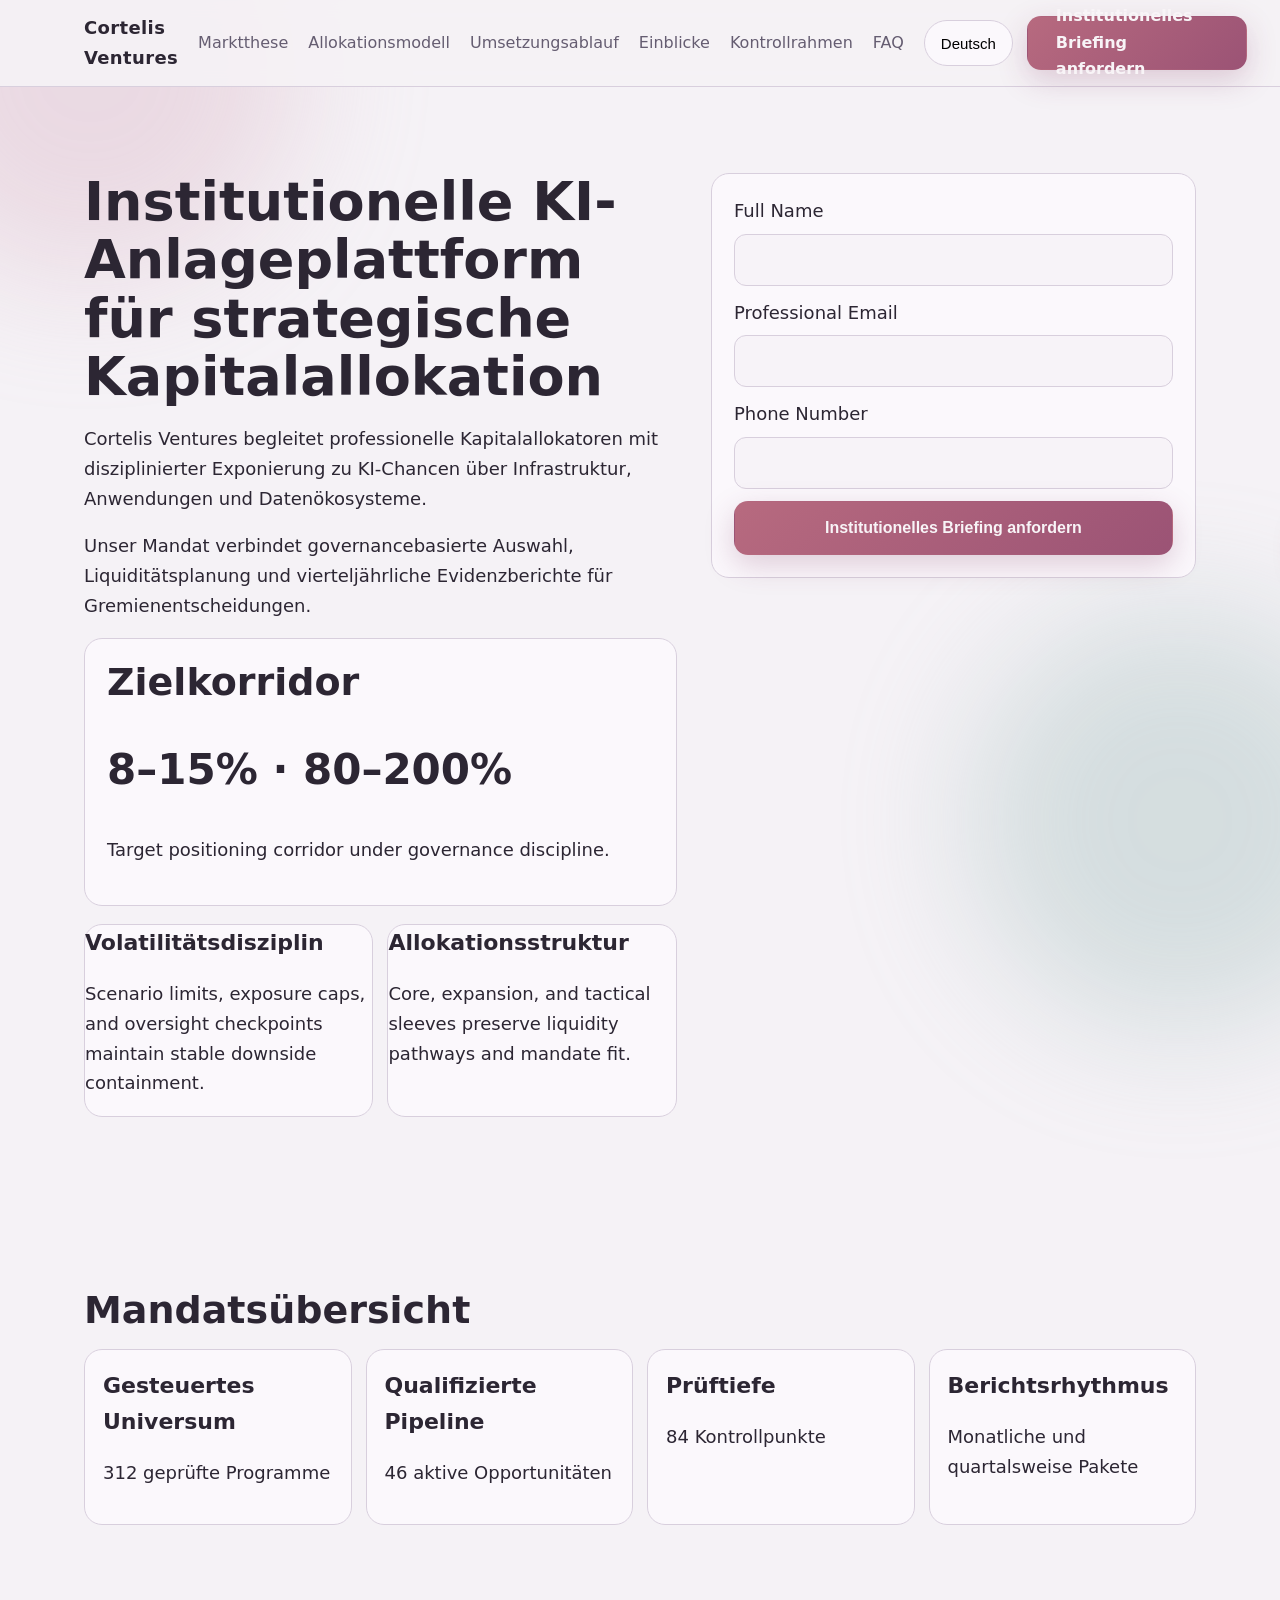
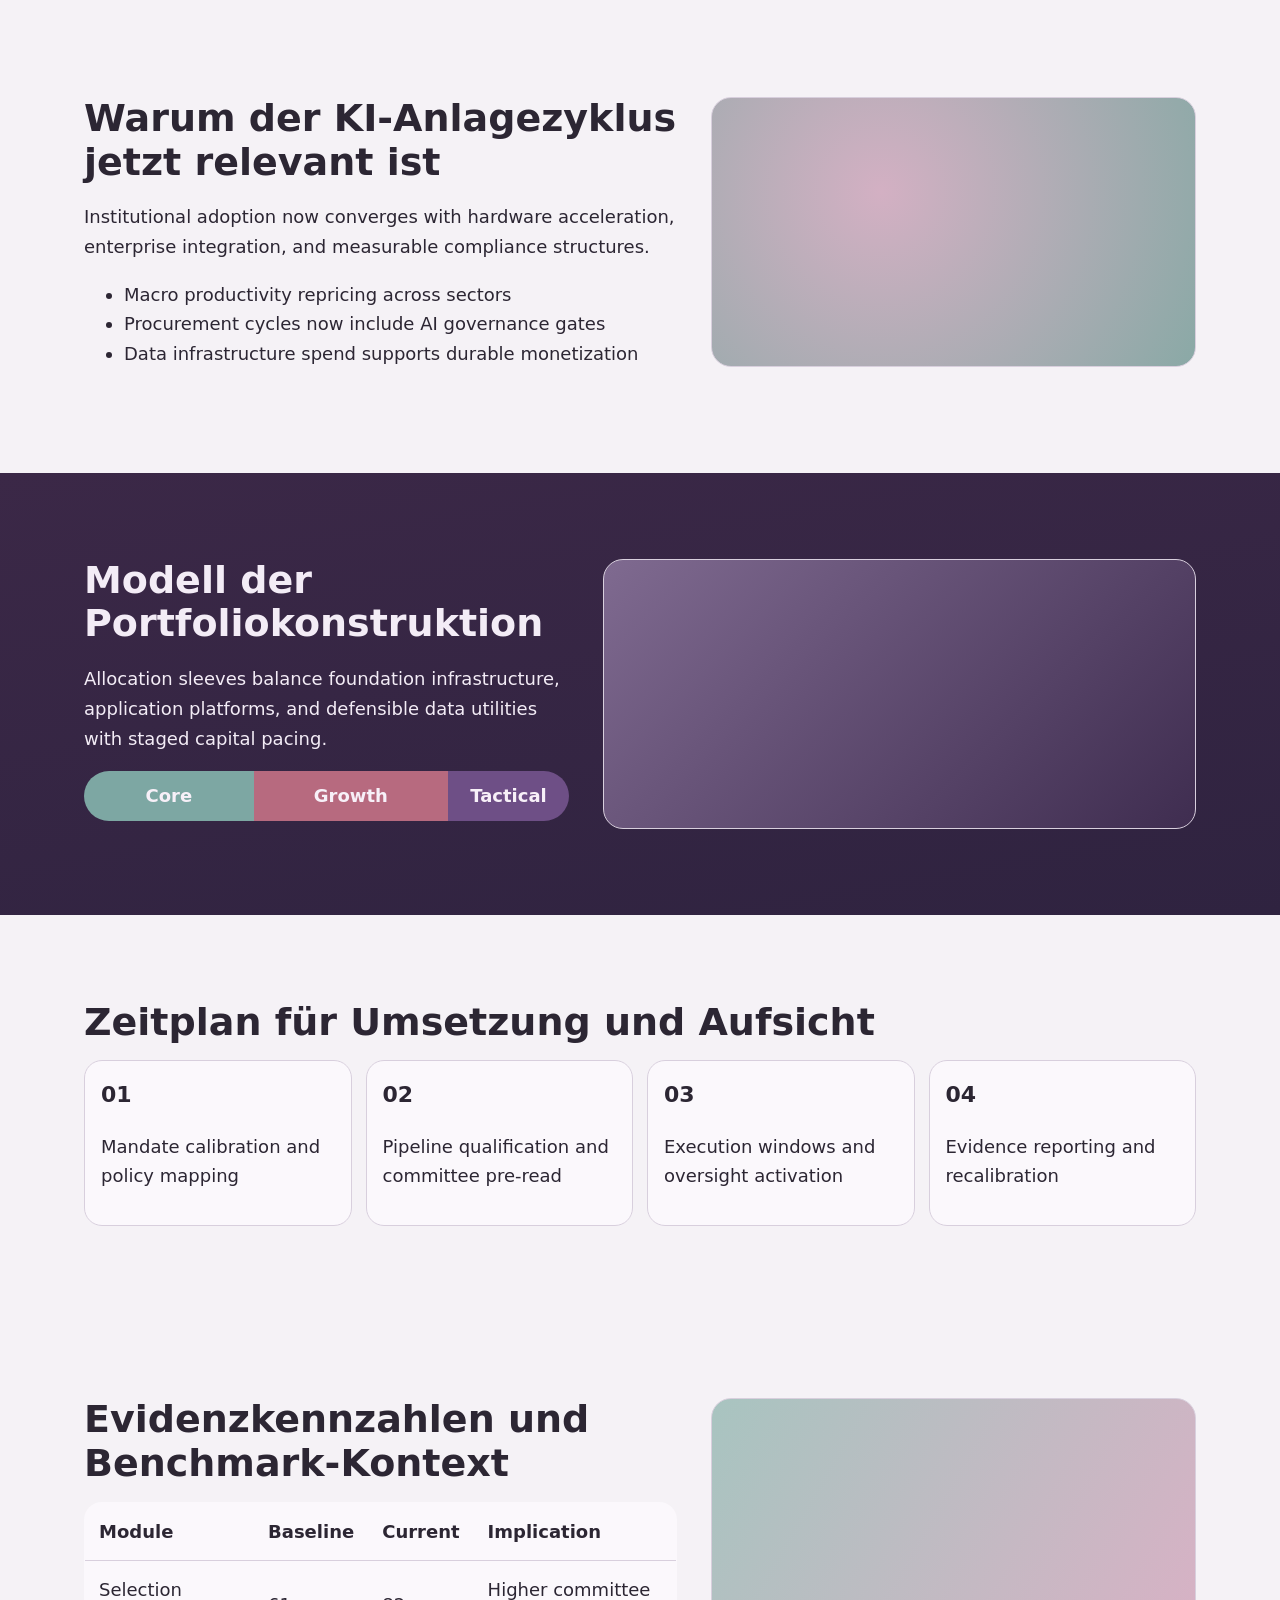
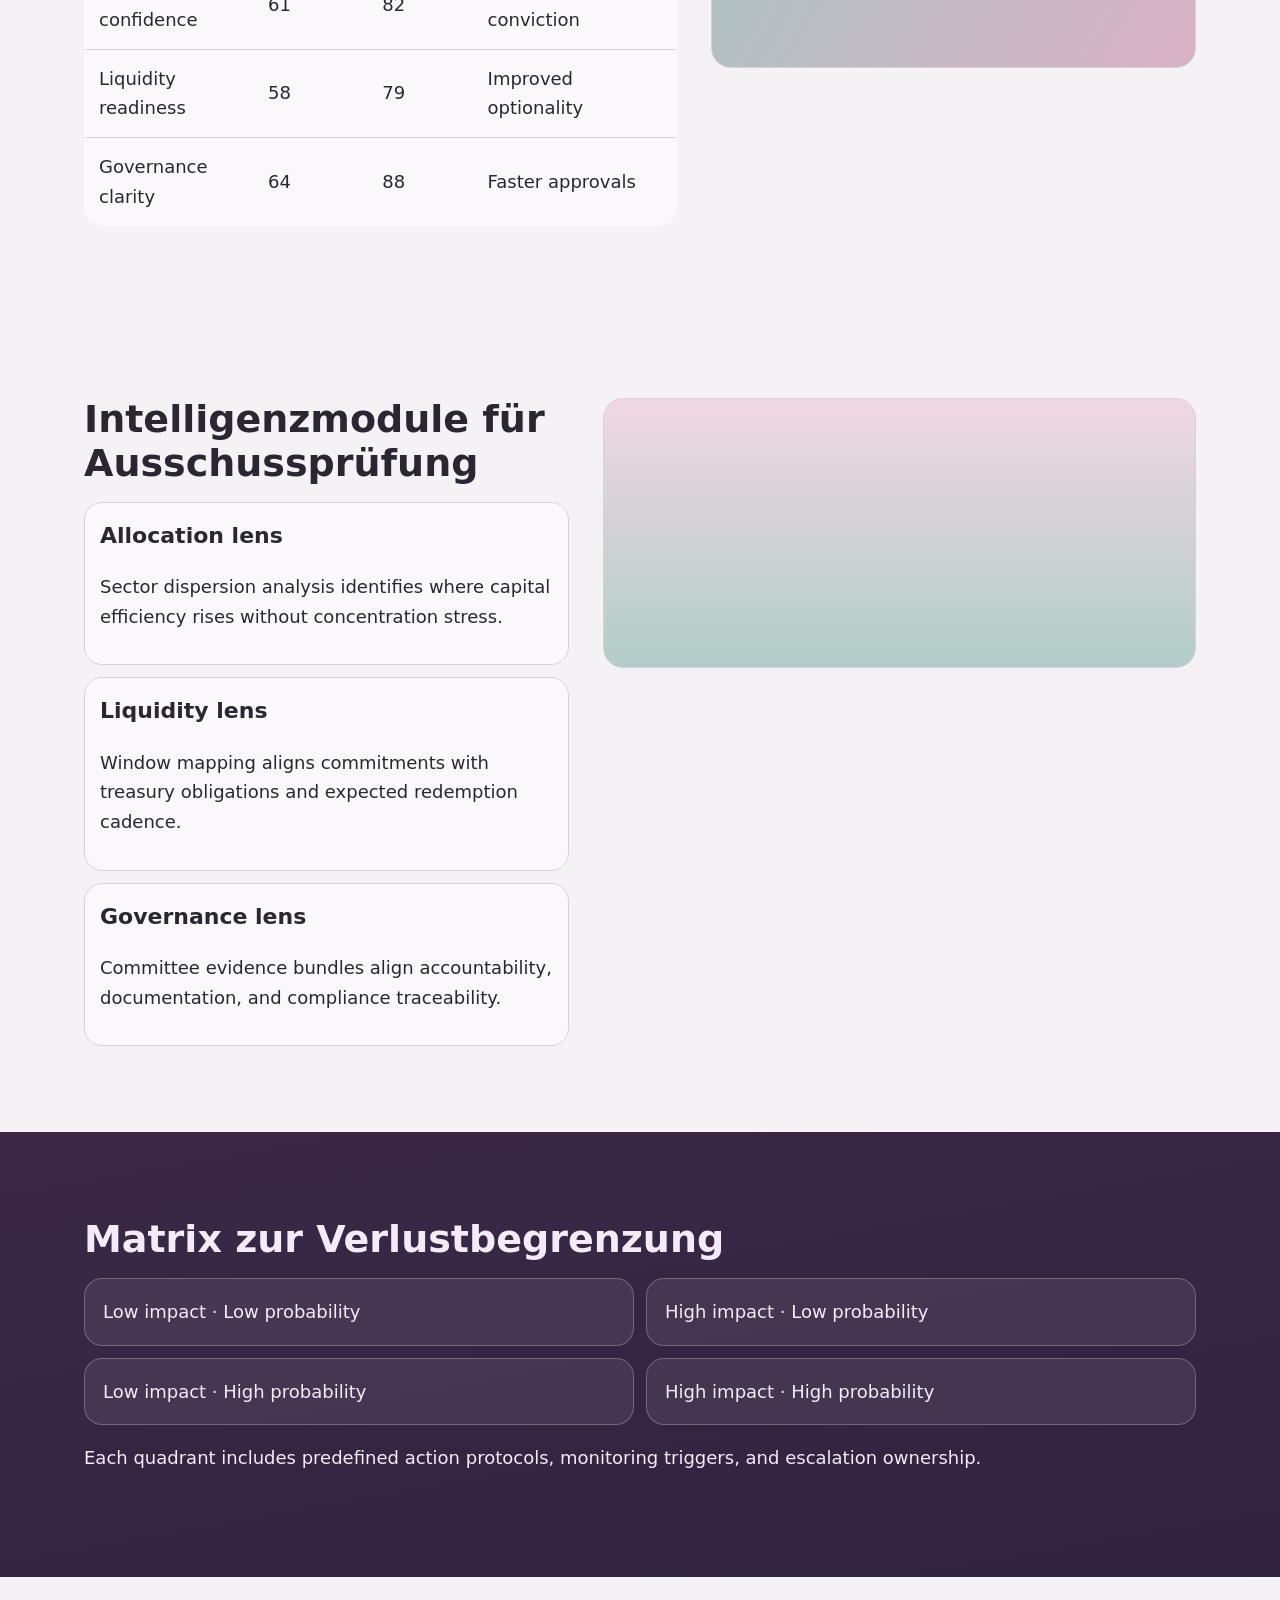
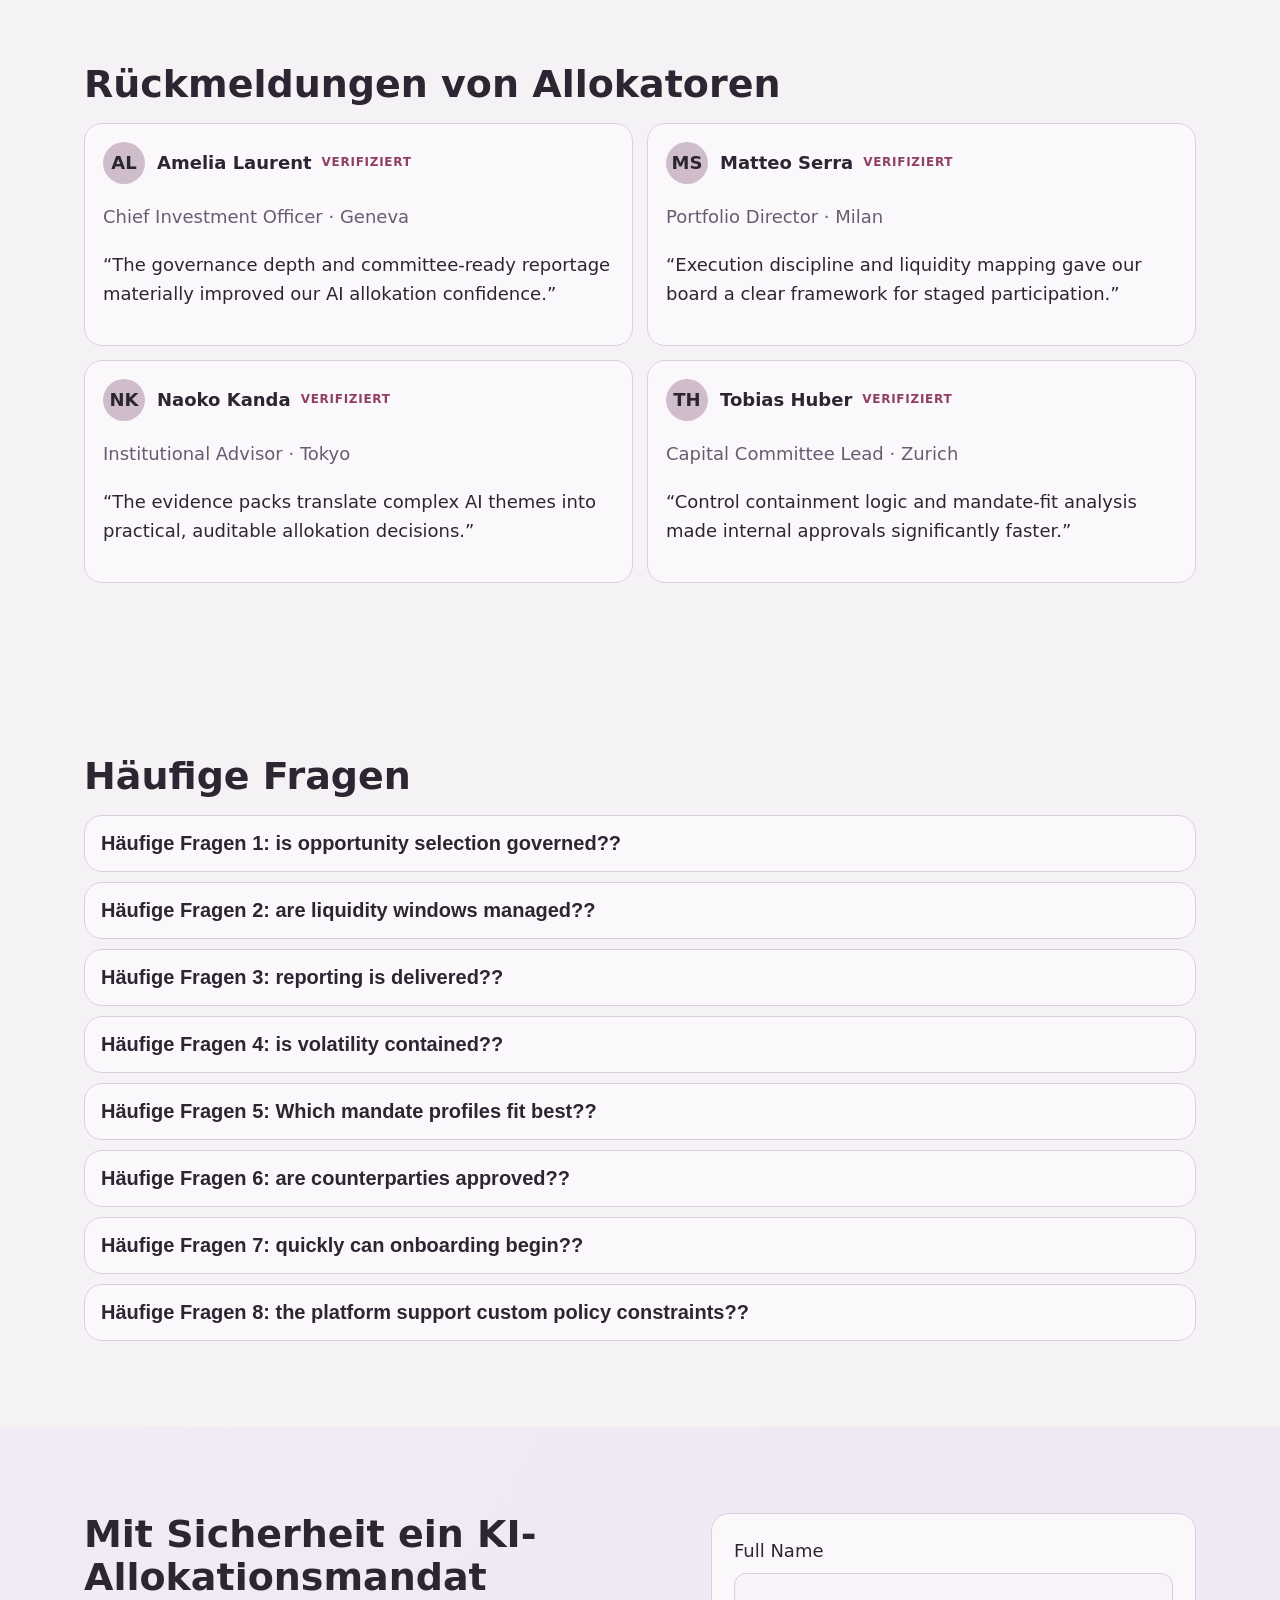
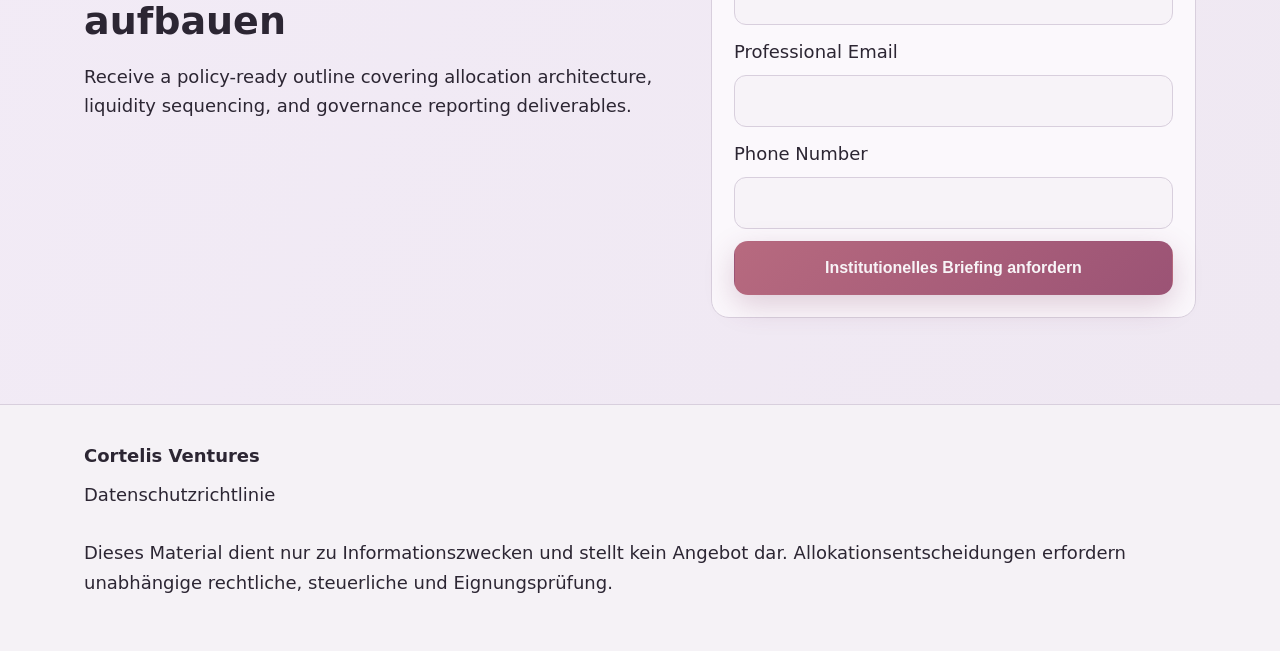
<file: de/index.html>
<!doctype html>
<html lang="de">
<head>
  <meta charset="utf-8">
  <meta name="viewport" content="width=device-width, initial-scale=1">
  <title>Cortelis Ventures | Institutionelle KI-Anlageplattform</title>
  <meta name="description" content="Cortelis Ventures bietet institutionelle KI-Anlagestruktur mit Governance-Berichten und disziplinierter Portfoliokonstruktion.">
  <link rel="canonical" href="https://www.cortelisventures.com/de/index.html">
  <link rel="alternate" hreflang="en" href="https://www.cortelisventures.com/index.html">
  <link rel="alternate" hreflang="de" href="https://www.cortelisventures.com/de/index.html">
  <link rel="alternate" hreflang="fr" href="https://www.cortelisventures.com/fr/index.html">
  <link rel="alternate" hreflang="es" href="https://www.cortelisventures.com/es/index.html">
  <link rel="alternate" hreflang="it" href="https://www.cortelisventures.com/it/index.html">
  <link rel="alternate" hreflang="tr" href="https://www.cortelisventures.com/tr/index.html">
  <link rel="alternate" hreflang="pt" href="https://www.cortelisventures.com/pt/index.html">
  <link rel="alternate" hreflang="ja" href="https://www.cortelisventures.com/jp/index.html">
  <link rel="alternate" hreflang="sk" href="https://www.cortelisventures.com/sk/index.html">
  <link rel="alternate" hreflang="nl-BE" href="https://www.cortelisventures.com/be/index.html">
  <meta property="og:title" content="Cortelis Ventures | Institutionelle KI-Anlageplattform">
  <meta property="og:description" content="Cortelis Ventures bietet institutionelle KI-Anlagestruktur mit Governance-Berichten und disziplinierter Portfoliokonstruktion.">
  <meta property="og:type" content="website">
  <meta property="og:url" content="https://www.cortelisventures.com/de/index.html">
  <meta name="twitter:card" content="summary_large_image">
  <meta name="twitter:title" content="Cortelis Ventures | Institutionelle KI-Anlageplattform">
  <meta name="twitter:description" content="Cortelis Ventures bietet institutionelle KI-Anlagestruktur mit Governance-Berichten und disziplinierter Portfoliokonstruktion.">
  <link rel="stylesheet" href="../assets/style.css">
</head>
<body>
<div class="bg-glow glow-a"></div><div class="bg-glow glow-b"></div>
<header class="site-header">
  <div class="container header-wrap">
    <a class="brand" href="../index.html">Cortelis Ventures</a>
    <nav class="desktop-nav" aria-label="Primary navigation"><a href="#section-1">Marktthese</a><a href="#section-2">Allokationsmodell</a><a href="#section-3">Umsetzungsablauf</a><a href="#section-4">Einblicke</a><a href="#section-5">Kontrollrahmen</a><a href="#section-6">FAQ</a></nav>
    <div class="header-actions">
      <div class="lang-switcher" data-lang>
        <button class="lang-active" aria-haspopup="true" aria-expanded="false">Deutsch</button>
        <div class="lang-menu"><a href="../index.html" class="lang-option"><svg viewBox="0 0 60 40" aria-hidden="true"><rect width="60" height="40" fill="#1a3f8f"/><path d="M0 0L60 40M60 0L0 40" stroke="#f6f3ef" stroke-width="8"/><path d="M0 0L60 40M60 0L0 40" stroke="#c63b4f" stroke-width="4"/><path d="M30 0v40M0 20h60" stroke="#f6f3ef" stroke-width="12"/><path d="M30 0v40M0 20h60" stroke="#c63b4f" stroke-width="7"/></svg><span>English</span></a>
<a href="../de/index.html" class="lang-option"><svg viewBox="0 0 60 40" aria-hidden="true"><rect width="60" height="13.4" fill="#222"/><rect y="13.3" width="60" height="13.4" fill="#d32d2d"/><rect y="26.6" width="60" height="13.4" fill="#f2c94c"/></svg><span>Deutsch</span></a>
<a href="../fr/index.html" class="lang-option"><svg viewBox="0 0 60 40" aria-hidden="true"><rect width="20" height="40" fill="#2052a3"/><rect x="20" width="20" height="40" fill="#f4f0ea"/><rect x="40" width="20" height="40" fill="#d84f5f"/></svg><span>Français</span></a>
<a href="../es/index.html" class="lang-option"><svg viewBox="0 0 60 40" aria-hidden="true"><rect width="60" height="10" fill="#b9343b"/><rect y="10" width="60" height="20" fill="#e8bf52"/><rect y="30" width="60" height="10" fill="#b9343b"/></svg><span>Español</span></a>
<a href="../it/index.html" class="lang-option"><svg viewBox="0 0 60 40" aria-hidden="true"><rect width="20" height="40" fill="#2f8f57"/><rect x="20" width="20" height="40" fill="#f3efe8"/><rect x="40" width="20" height="40" fill="#cc4f4f"/></svg><span>Italiano</span></a>
<a href="../tr/index.html" class="lang-option"><svg viewBox="0 0 60 40" aria-hidden="true"><rect width="60" height="40" fill="#c83e4d"/><circle cx="25" cy="20" r="9" fill="#f3efe8"/><circle cx="28" cy="20" r="7" fill="#c83e4d"/><polygon points="36,20 42,17 42,23" fill="#f3efe8"/></svg><span>Türkçe</span></a>
<a href="../pt/index.html" class="lang-option"><svg viewBox="0 0 60 40" aria-hidden="true"><rect width="24" height="40" fill="#2f8f57"/><rect x="24" width="36" height="40" fill="#be454f"/><circle cx="24" cy="20" r="7" fill="#e8bf52"/></svg><span>Português</span></a>
<a href="../jp/index.html" class="lang-option"><svg viewBox="0 0 60 40" aria-hidden="true"><rect width="60" height="40" fill="#f6f3ef"/><circle cx="30" cy="20" r="9" fill="#bf3d50"/></svg><span>日本語</span></a>
<a href="../sk/index.html" class="lang-option"><svg viewBox="0 0 60 40" aria-hidden="true"><rect width="60" height="13.4" fill="#f3efe8"/><rect y="13.3" width="60" height="13.4" fill="#2f66b3"/><rect y="26.6" width="60" height="13.4" fill="#be454f"/></svg><span>Slovenčina</span></a>
<a href="../be/index.html" class="lang-option"><svg viewBox="0 0 60 40" aria-hidden="true"><rect width="20" height="40" fill="#1f1f24"/><rect x="20" width="20" height="40" fill="#e3c24e"/><rect x="40" width="20" height="40" fill="#cb4a53"/></svg><span>Belgium</span></a></div>
      </div>
      <a class="btn btn-primary" href="#lead-form">Institutionelles Briefing anfordern</a>
      <button class="burger" aria-label="Open menu" aria-expanded="false">☰</button>
    </div>
  </div>
</header>
<aside class="mobile-drawer" aria-hidden="true">
  <button class="drawer-close" aria-label="Close menu">✕</button>
  <nav class="drawer-nav"><a href="#section-1">Marktthese</a><a href="#section-2">Allokationsmodell</a><a href="#section-3">Umsetzungsablauf</a><a href="#section-4">Einblicke</a><a href="#section-5">Kontrollrahmen</a><a href="#section-6">FAQ</a></nav>
  <div class="lang-switcher" data-lang><button class="lang-active" aria-haspopup="true" aria-expanded="false">Deutsch</button><div class="lang-menu"><a href="../index.html" class="lang-option"><svg viewBox="0 0 60 40" aria-hidden="true"><rect width="60" height="40" fill="#1a3f8f"/><path d="M0 0L60 40M60 0L0 40" stroke="#f6f3ef" stroke-width="8"/><path d="M0 0L60 40M60 0L0 40" stroke="#c63b4f" stroke-width="4"/><path d="M30 0v40M0 20h60" stroke="#f6f3ef" stroke-width="12"/><path d="M30 0v40M0 20h60" stroke="#c63b4f" stroke-width="7"/></svg><span>English</span></a>
<a href="../de/index.html" class="lang-option"><svg viewBox="0 0 60 40" aria-hidden="true"><rect width="60" height="13.4" fill="#222"/><rect y="13.3" width="60" height="13.4" fill="#d32d2d"/><rect y="26.6" width="60" height="13.4" fill="#f2c94c"/></svg><span>Deutsch</span></a>
<a href="../fr/index.html" class="lang-option"><svg viewBox="0 0 60 40" aria-hidden="true"><rect width="20" height="40" fill="#2052a3"/><rect x="20" width="20" height="40" fill="#f4f0ea"/><rect x="40" width="20" height="40" fill="#d84f5f"/></svg><span>Français</span></a>
<a href="../es/index.html" class="lang-option"><svg viewBox="0 0 60 40" aria-hidden="true"><rect width="60" height="10" fill="#b9343b"/><rect y="10" width="60" height="20" fill="#e8bf52"/><rect y="30" width="60" height="10" fill="#b9343b"/></svg><span>Español</span></a>
<a href="../it/index.html" class="lang-option"><svg viewBox="0 0 60 40" aria-hidden="true"><rect width="20" height="40" fill="#2f8f57"/><rect x="20" width="20" height="40" fill="#f3efe8"/><rect x="40" width="20" height="40" fill="#cc4f4f"/></svg><span>Italiano</span></a>
<a href="../tr/index.html" class="lang-option"><svg viewBox="0 0 60 40" aria-hidden="true"><rect width="60" height="40" fill="#c83e4d"/><circle cx="25" cy="20" r="9" fill="#f3efe8"/><circle cx="28" cy="20" r="7" fill="#c83e4d"/><polygon points="36,20 42,17 42,23" fill="#f3efe8"/></svg><span>Türkçe</span></a>
<a href="../pt/index.html" class="lang-option"><svg viewBox="0 0 60 40" aria-hidden="true"><rect width="24" height="40" fill="#2f8f57"/><rect x="24" width="36" height="40" fill="#be454f"/><circle cx="24" cy="20" r="7" fill="#e8bf52"/></svg><span>Português</span></a>
<a href="../jp/index.html" class="lang-option"><svg viewBox="0 0 60 40" aria-hidden="true"><rect width="60" height="40" fill="#f6f3ef"/><circle cx="30" cy="20" r="9" fill="#bf3d50"/></svg><span>日本語</span></a>
<a href="../sk/index.html" class="lang-option"><svg viewBox="0 0 60 40" aria-hidden="true"><rect width="60" height="13.4" fill="#f3efe8"/><rect y="13.3" width="60" height="13.4" fill="#2f66b3"/><rect y="26.6" width="60" height="13.4" fill="#be454f"/></svg><span>Slovenčina</span></a>
<a href="../be/index.html" class="lang-option"><svg viewBox="0 0 60 40" aria-hidden="true"><rect width="20" height="40" fill="#1f1f24"/><rect x="20" width="20" height="40" fill="#e3c24e"/><rect x="40" width="20" height="40" fill="#cb4a53"/></svg><span>Belgium</span></a></div></div>
  <a class="btn btn-primary" href="#lead-form">Institutionelles Briefing anfordern</a>
</aside><div class="drawer-overlay"></div>
<main>
<section class="hero section-light" id="section-1"><div class="container hero-grid"><div><h1>Institutionelle KI-Anlageplattform für strategische Kapitalallokation</h1><p>Cortelis Ventures begleitet professionelle Kapitalallokatoren mit disziplinierter Exponierung zu KI-Chancen über Infrastruktur, Anwendungen und Datenökosysteme.</p><p>Unser Mandat verbindet governancebasierte Auswahl, Liquiditätsplanung und vierteljährliche Evidenzberichte für Gremienentscheidungen.</p><div class="return-module"><h2>Zielkorridor</h2><p class="big">8–15% · 80–200%</p><p>Target positioning corridor under governance discipline.</p></div><div class="hero-mini"><article><h3>Volatilitätsdisziplin</h3><p>Scenario limits, exposure caps, and oversight checkpoints maintain stable downside containment.</p></article><article><h3>Allokationsstruktur</h3><p>Core, expansion, and tactical sleeves preserve liquidity pathways and mandate fit.</p></article></div></div>
<form class="lead-form" id="lead-form"><label>Full Name<input type="text" name="name" required></label><label>Professional Email<input type="email" name="email" required></label><label>Phone Number<input type="tel" name="phone" required></label><button class="btn btn-primary" type="submit">Institutionelles Briefing anfordern</button></form>
</div></section>
<section class="section-light" id="section-2"><div class="container"><h2>Mandatsübersicht</h2><div class="kpi-grid"><article class="kpi-card reveal"><h3>Gesteuertes Universum</h3><p>312 geprüfte Programme</p></article><article class="kpi-card reveal"><h3>Qualifizierte Pipeline</h3><p>46 aktive Opportunitäten</p></article><article class="kpi-card reveal"><h3>Prüftiefe</h3><p>84 Kontrollpunkte</p></article><article class="kpi-card reveal"><h3>Berichtsrhythmus</h3><p>Monatliche und quartalsweise Pakete</p></article></div></div></section>
<section class="section-light" id="section-3"><div class="container split"><div><h2>Warum der KI-Anlagezyklus jetzt relevant ist</h2><p>Institutional adoption now converges with hardware acceleration, enterprise integration, and measurable compliance structures.</p><ul><li>Macro productivity repricing across sectors</li><li>Procurement cycles now include AI governance gates</li><li>Data infrastructure spend supports durable monetization</li></ul></div><div class="visual ring"></div></div></section>
<section class="section-dark" id="section-4"><div class="container split reverse"><div><h2>Modell der Portfoliokonstruktion</h2><p>Allocation sleeves balance foundation infrastructure, application platforms, and defensible data utilities with staged capital pacing.</p><div class="stacked-bar"><span style="width:35%">Core</span><span style="width:40%">Growth</span><span style="width:25%">Tactical</span></div></div><div class="visual flow"></div></div></section>
<section class="section-light" id="section-5"><div class="container"><h2>Zeitplan für Umsetzung und Aufsicht</h2><div class="timeline"><article><h3>01</h3><p>Mandate calibration and policy mapping</p></article><article><h3>02</h3><p>Pipeline qualification and committee pre-read</p></article><article><h3>03</h3><p>Execution windows and oversight activation</p></article><article><h3>04</h3><p>Evidence reporting and recalibration</p></article></div></div></section>
<section class="section-light" id="section-6"><div class="container split"><div><h2>Evidenzkennzahlen und Benchmark-Kontext</h2><table><thead><tr><th>Module</th><th>Baseline</th><th>Current</th><th>Implication</th></tr></thead><tbody><tr><td>Selection confidence</td><td>61</td><td>82</td><td>Higher committee conviction</td></tr><tr><td>Liquidity readiness</td><td>58</td><td>79</td><td>Improved optionality</td></tr><tr><td>Governance clarity</td><td>64</td><td>88</td><td>Faster approvals</td></tr></tbody></table></div><div class="visual dual"></div></div></section>
<section class="section-light" id="section-7"><div class="container split reverse"><div><h2>Intelligenzmodule für Ausschussprüfung</h2><div class="insight-cards"><article><h3>Allocation lens</h3><p>Sector dispersion analysis identifies where capital efficiency rises without concentration stress.</p></article><article><h3>Liquidity lens</h3><p>Window mapping aligns commitments with treasury obligations and expected redemption cadence.</p></article><article><h3>Governance lens</h3><p>Committee evidence bundles align accountability, documentation, and compliance traceability.</p></article></div></div><div class="visual waterfall"></div></div></section>
<section class="section-dark" id="section-8"><div class="container"><h2>Matrix zur Verlustbegrenzung</h2><div class="matrix"><div>Low impact · Low probability</div><div>High impact · Low probability</div><div>Low impact · High probability</div><div>High impact · High probability</div></div><p>Each quadrant includes predefined action protocols, monitoring triggers, and escalation ownership.</p></div></section>
<section class="section-light" id="section-9"><div class="container"><h2>Rückmeldungen von Allokatoren</h2><div class="review-grid"><article class="review-card reveal"><div class="review-head"><div class="avatar">AL</div><div class="identity"><strong>Amelia Laurent</strong><span>VERIFIZIERT</span></div></div><p class="role">Chief Investment Officer · Geneva</p><p>“The governance depth and committee-ready reportage materially improved our AI allokation confidence.”</p></article><article class="review-card reveal"><div class="review-head"><div class="avatar">MS</div><div class="identity"><strong>Matteo Serra</strong><span>VERIFIZIERT</span></div></div><p class="role">Portfolio Director · Milan</p><p>“Execution discipline and liquidity mapping gave our board a clear framework for staged participation.”</p></article><article class="review-card reveal"><div class="review-head"><div class="avatar">NK</div><div class="identity"><strong>Naoko Kanda</strong><span>VERIFIZIERT</span></div></div><p class="role">Institutional Advisor · Tokyo</p><p>“The evidence packs translate complex AI themes into practical, auditable allokation decisions.”</p></article><article class="review-card reveal"><div class="review-head"><div class="avatar">TH</div><div class="identity"><strong>Tobias Huber</strong><span>VERIFIZIERT</span></div></div><p class="role">Capital Committee Lead · Zurich</p><p>“Control containment logic and mandate-fit analysis made internal approvals significantly faster.”</p></article></div></div></section>
<section class="section-light" id="section-10"><div class="container"><h2>Häufige Fragen</h2><div class="faq-list"><div class="faq-item"><button class="faq-question" aria-expanded="false">Häufige Fragen 1: is opportunity selection governed??</button><div class="faq-answer"><p>Selection combines thematic scoring, legal review, technical validation, and committee approval with auditable evidence logs.</p></div></div><div class="faq-item"><button class="faq-question" aria-expanded="false">Häufige Fragen 2: are liquidity windows managed??</button><div class="faq-answer"><p>Each sleeve uses staggered entry and exit windows so committees can preserve optionality under varying market conditions.</p></div></div><div class="faq-item"><button class="faq-question" aria-expanded="false">Häufige Fragen 3: reporting is delivered??</button><div class="faq-answer"><p>You receive monthly operational packs and quarterly governance dossiers with benchmark comparisons and mandate commentary.</p></div></div><div class="faq-item"><button class="faq-question" aria-expanded="false">Häufige Fragen 4: is volatility contained??</button><div class="faq-answer"><p>Position sizing, exposure caps, and stress scenarios are calibrated before deployment and reviewed through formal oversight gates.</p></div></div><div class="faq-item"><button class="faq-question" aria-expanded="false">Häufige Fragen 5: Which mandate profiles fit best??</button><div class="faq-answer"><p>The framework supports endowments, family offices, pension sub-portfolios, and treasury diversification programs.</p></div></div><div class="faq-item"><button class="faq-question" aria-expanded="false">Häufige Fragen 6: are counterparties approved??</button><div class="faq-answer"><p>Counterparties pass compliance checks, operational control verification, and contractual safeguards before allocation approval.</p></div></div><div class="faq-item"><button class="faq-question" aria-expanded="false">Häufige Fragen 7: quickly can onboarding begin??</button><div class="faq-answer"><p>A structured onboarding path can begin within ten business days after documentation and committee sign-off.</p></div></div><div class="faq-item"><button class="faq-question" aria-expanded="false">Häufige Fragen 8: the platform support custom policy constraints??</button><div class="faq-answer"><p>Yes. Allocation constraints, exclusion rules, and reporting templates are configured to your policy architecture.</p></div></div></div></div></section>
<section class="section-light final-cta" id="section-11"><div class="container split"><div><h2>Mit Sicherheit ein KI-Allokationsmandat aufbauen</h2><p>Receive a policy-ready outline covering allocation architecture, liquidity sequencing, and governance reporting deliverables.</p></div><form class="lead-form"><label>Full Name<input type="text" name="name" required></label><label>Professional Email<input type="email" name="email" required></label><label>Phone Number<input type="tel" name="phone" required></label><button class="btn btn-primary" type="submit">Institutionelles Briefing anfordern</button></form></div></section>
</main>
<footer><div class="container footer-wrap"><strong>Cortelis Ventures</strong><a href="#" data-open-privacy>Datenschutzrichtlinie</a><p>Dieses Material dient nur zu Informationszwecken und stellt kein Angebot dar. Allokationsentscheidungen erfordern unabhängige rechtliche, steuerliche und Eignungsprüfung.</p></div></footer>
<div class="modal" id="privacy-modal" aria-hidden="true"><div class="modal-dialog" role="dialog" aria-modal="true"><button class="modal-x" aria-label="Close">✕</button><h2>Datenschutzrichtlinie</h2><div class="modal-body"><section><h3>Introduction</h3><p>This policy explains how Cortelis Ventures handles personal information submitted through this website and related communications.</p></section><section><h3>Data collection</h3><p>We collect contact details, professional identifiers, engagement data, and consent records required for institutional communications.</p></section><section><h3>Legal basis</h3><p>Processing is based on consent, legitimate interest, and contractual preparation aligned with applicable regulations.</p></section><section><h3>Cookies</h3><p>Essential cookies maintain secure sessions and analytics cookies measure anonymized interaction patterns.</p></section><section><h3>Retention</h3><p>Information is retained only for operational necessity, regulatory obligations, and documented communication preferences.</p></section><section><h3>Third-party sharing</h3><p>Data may be shared with regulated service providers under contractual confidentiality and security obligations.</p></section><section><h3>Security</h3><p>Administrative, technical, and organizational controls protect data against unauthorized access, alteration, or loss.</p></section><section><h3>User rights</h3><p>You may request access, correction, deletion, restriction, portability, or objection through the contact channel below.</p></section><section><h3>International transfers</h3><p>Cross-border transfers rely on recognized safeguards, adequacy mechanisms, and contractual protection clauses.</p></section><section><h3>Industry risk disclosure</h3><p>Digital channels may involve residual transmission vulnerabilities; users should avoid sending highly sensitive credentials.</p></section><section><h3>Contact</h3><p>For privacy requests contact compliance@cortelisventures.com and include your jurisdiction and request scope.</p></section></div><div class="modal-foot"><button class="btn btn-secondary" data-close-modal>Close</button></div></div></div>
<script type="application/ld+json">{"@context":"https://schema.org","@type":"Organization","name":"Cortelis Ventures","url":"https://www.cortelisventures.com/"}</script>
<script type="application/ld+json">{"@context":"https://schema.org","@type":"WebSite","name":"Cortelis Ventures","url":"https://www.cortelisventures.com/"}</script>
<script type="application/ld+json">{"@context":"https://schema.org","@type":"FAQPage","mainEntity":[{"@type":"Question","name":"Häufige Fragen 1: is opportunity selection governed??","acceptedAnswer":{"@type":"Answer","text":"Selection combines thematic scoring, legal review, technical validation, and committee approval with auditable evidence logs."}},{"@type":"Question","name":"Häufige Fragen 2: are liquidity windows managed??","acceptedAnswer":{"@type":"Answer","text":"Each sleeve uses staggered entry and exit windows so committees can preserve optionality under varying market conditions."}},{"@type":"Question","name":"Häufige Fragen 3: reporting is delivered??","acceptedAnswer":{"@type":"Answer","text":"You receive monthly operational packs and quarterly governance dossiers with benchmark comparisons and mandate commentary."}},{"@type":"Question","name":"Häufige Fragen 4: is volatility contained??","acceptedAnswer":{"@type":"Answer","text":"Position sizing, exposure caps, and stress scenarios are calibrated before deployment and reviewed through formal oversight gates."}},{"@type":"Question","name":"Häufige Fragen 5: Which mandate profiles fit best??","acceptedAnswer":{"@type":"Answer","text":"The framework supports endowments, family offices, pension sub-portfolios, and treasury diversification programs."}},{"@type":"Question","name":"Häufige Fragen 6: are counterparties approved??","acceptedAnswer":{"@type":"Answer","text":"Counterparties pass compliance checks, operational control verification, and contractual safeguards before allocation approval."}},{"@type":"Question","name":"Häufige Fragen 7: quickly can onboarding begin??","acceptedAnswer":{"@type":"Answer","text":"A structured onboarding path can begin within ten business days after documentation and committee sign-off."}},{"@type":"Question","name":"Häufige Fragen 8: the platform support custom policy constraints??","acceptedAnswer":{"@type":"Answer","text":"Yes. Allocation constraints, exclusion rules, and reporting templates are configured to your policy architecture."}}]}</script>
<script type="application/ld+json">{"@context":"https://schema.org","@type":"Review","itemReviewed":{"@type":"Organization","name":"Cortelis Ventures"},"author":{"@type":"Person","name":"Amelia Laurent"},"reviewBody":"The governance depth and committee-ready reportage materially improved our AI allokation confidence."}</script>
<script defer src="../assets/app.js"></script>
</body></html>
</file>
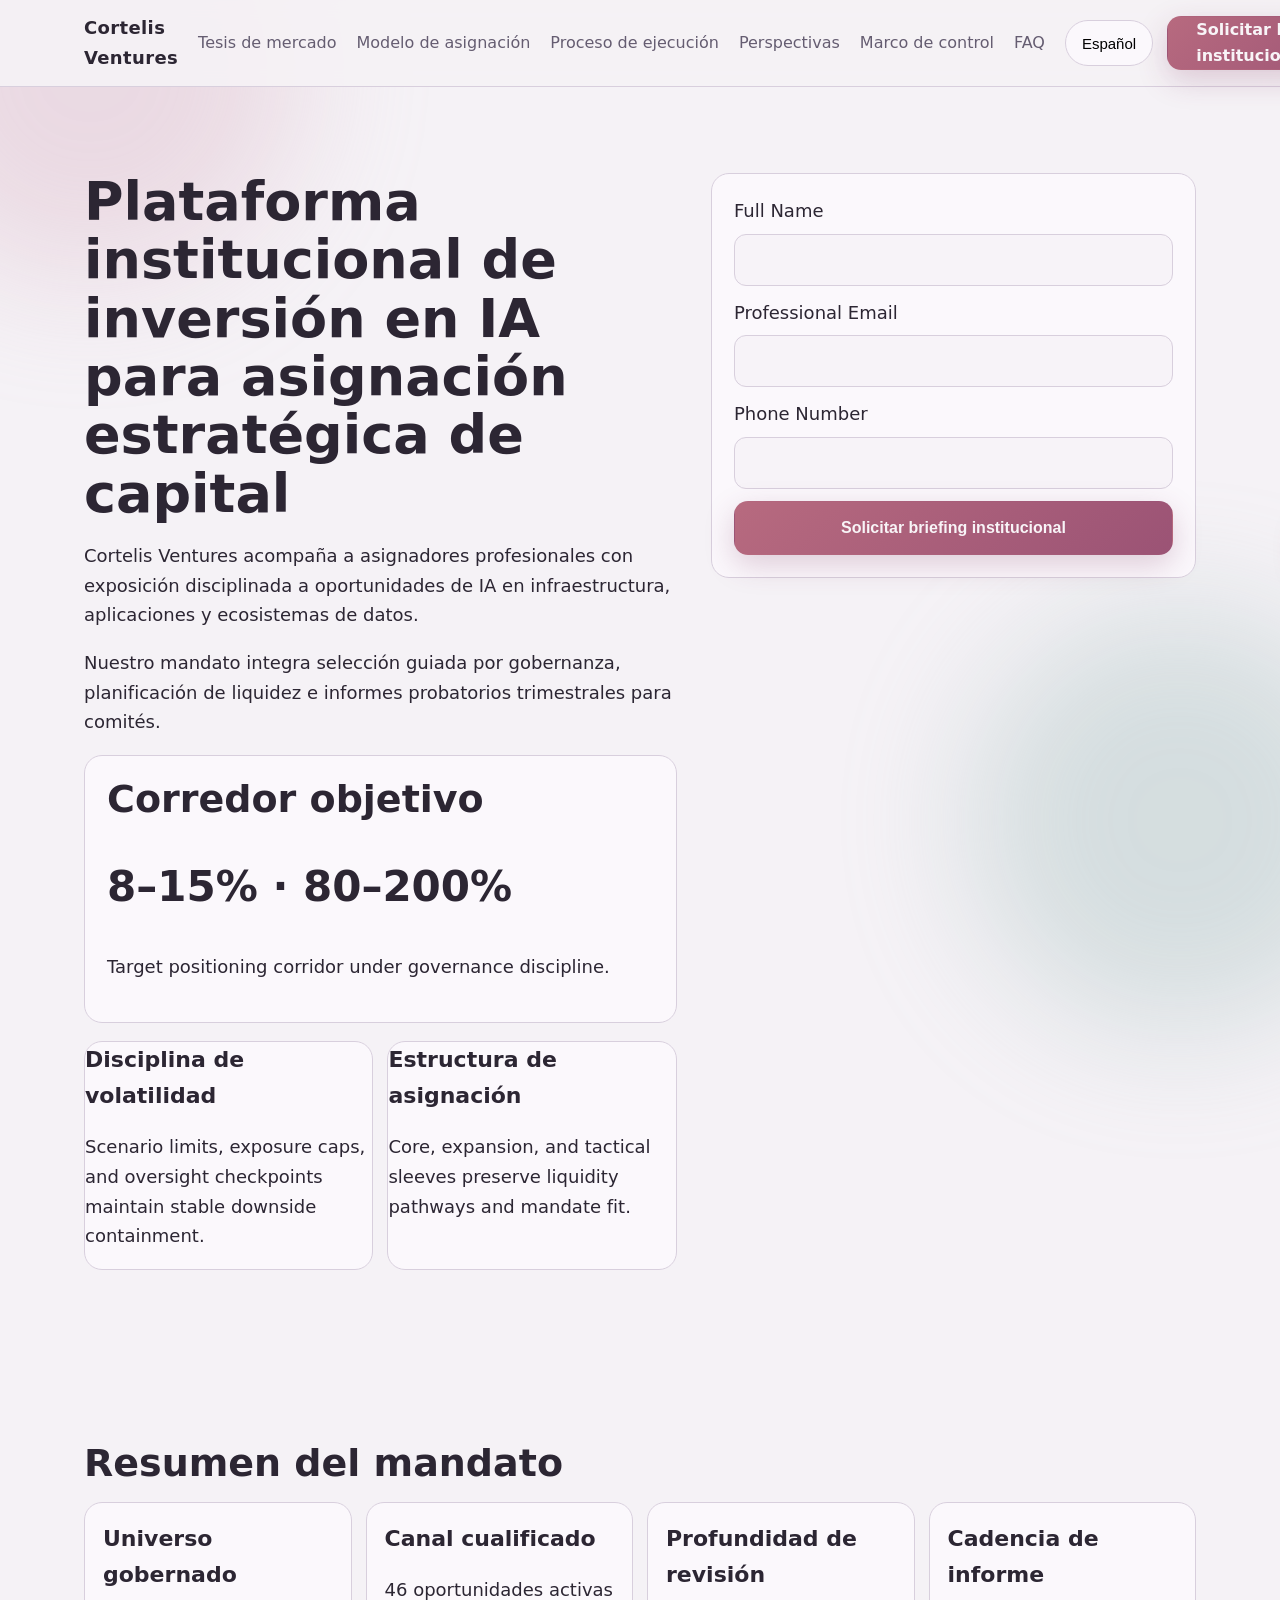
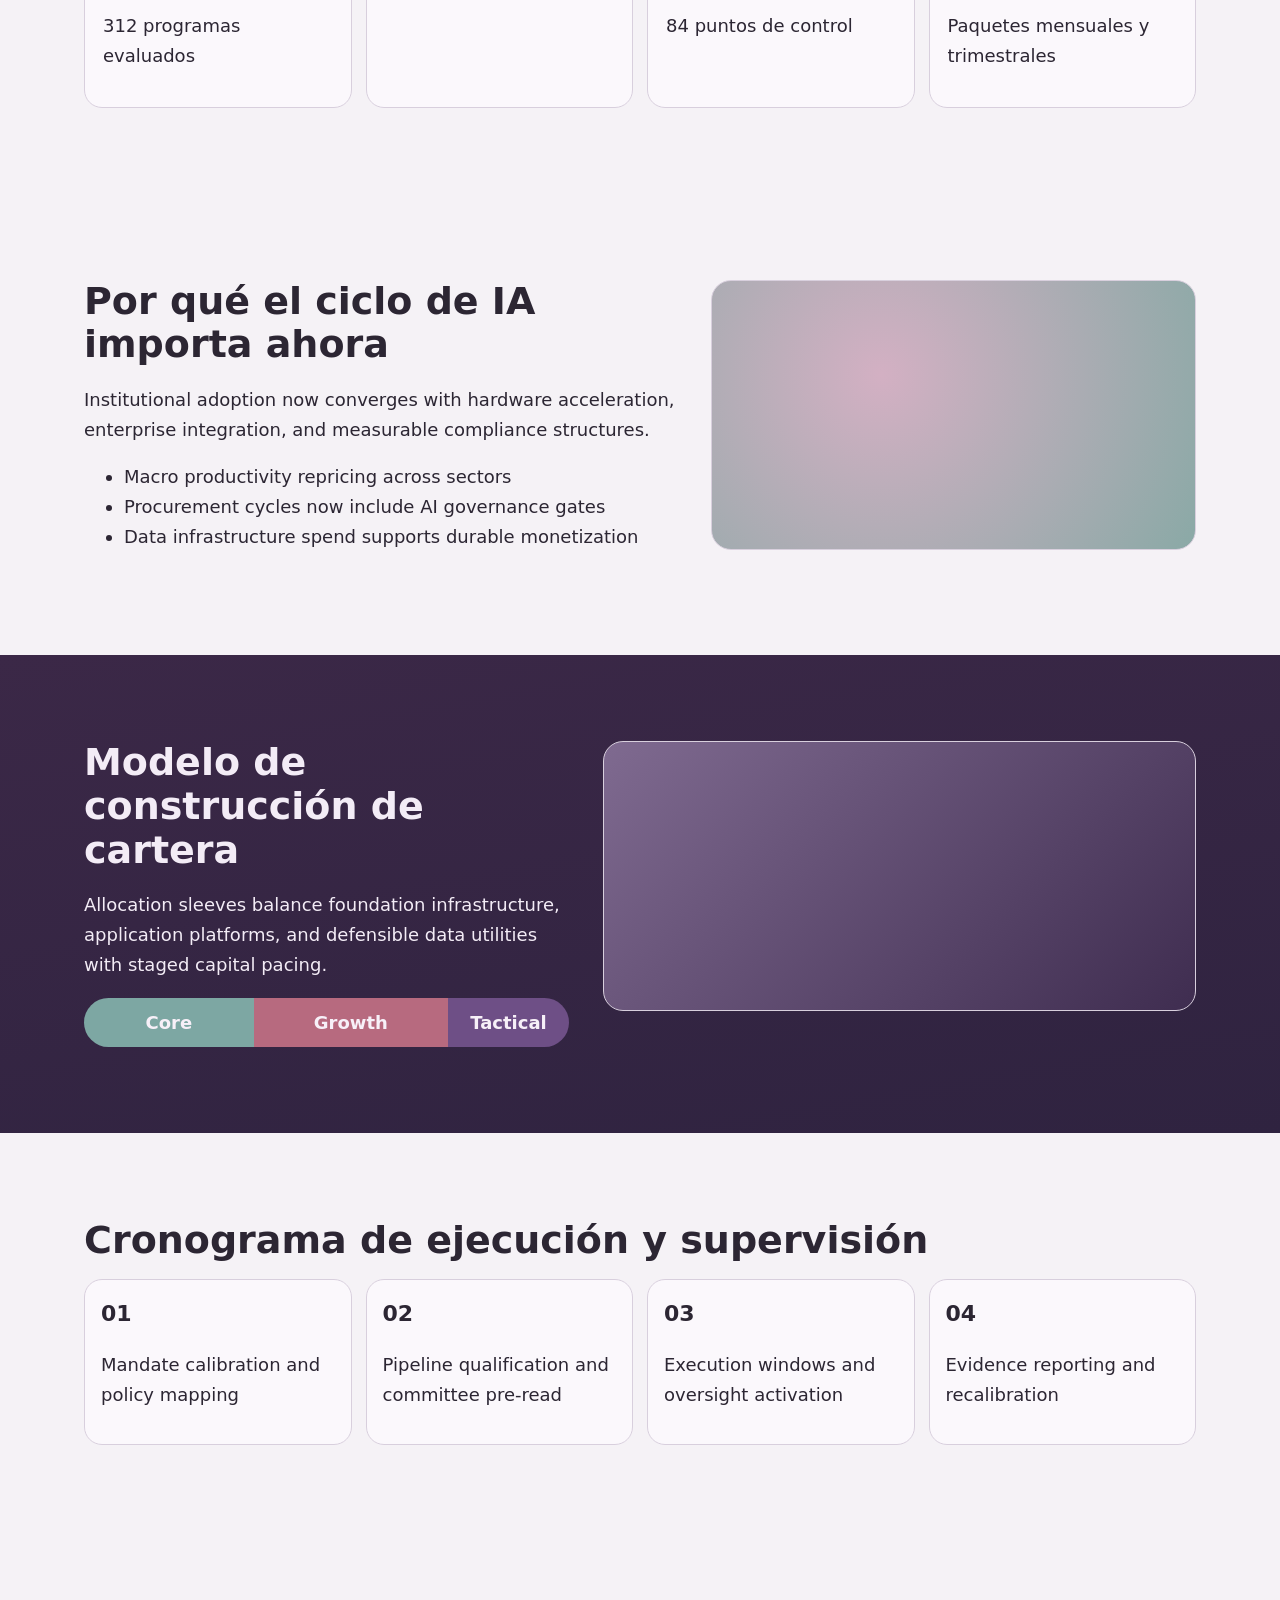
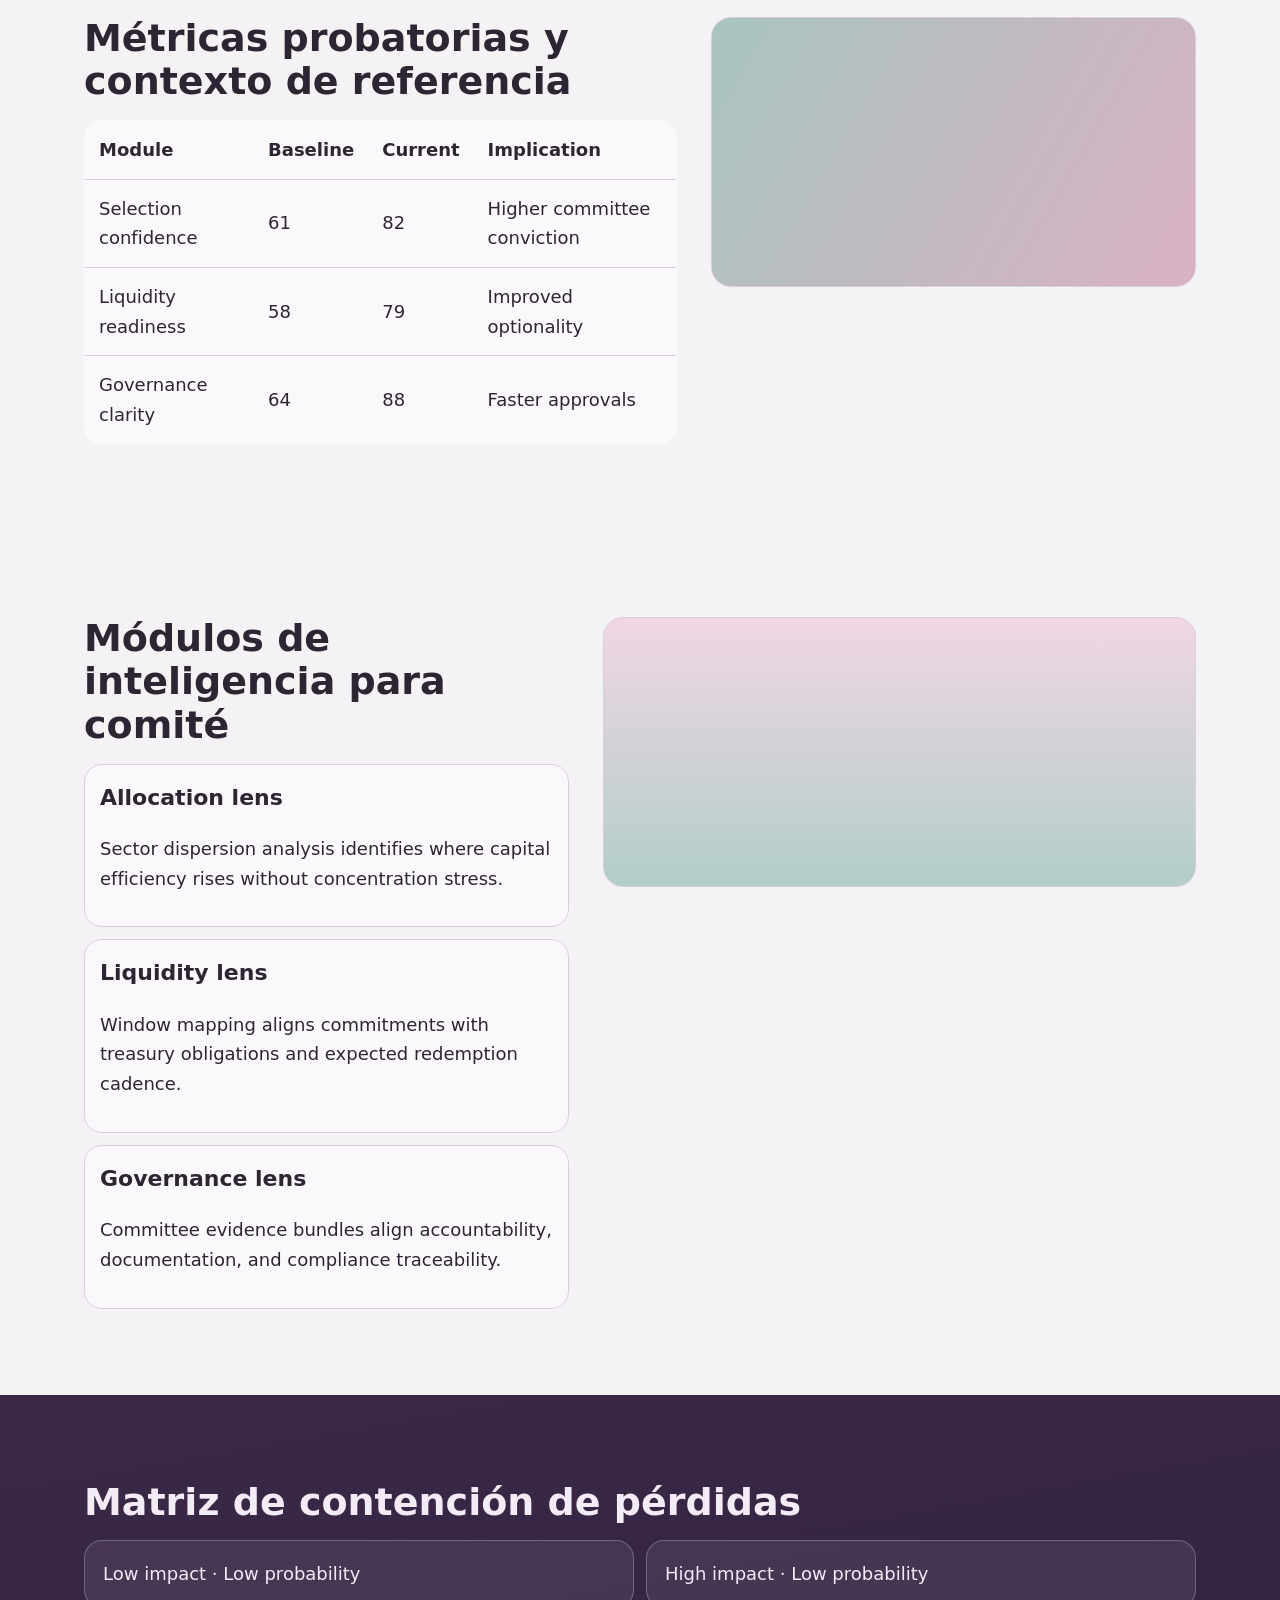
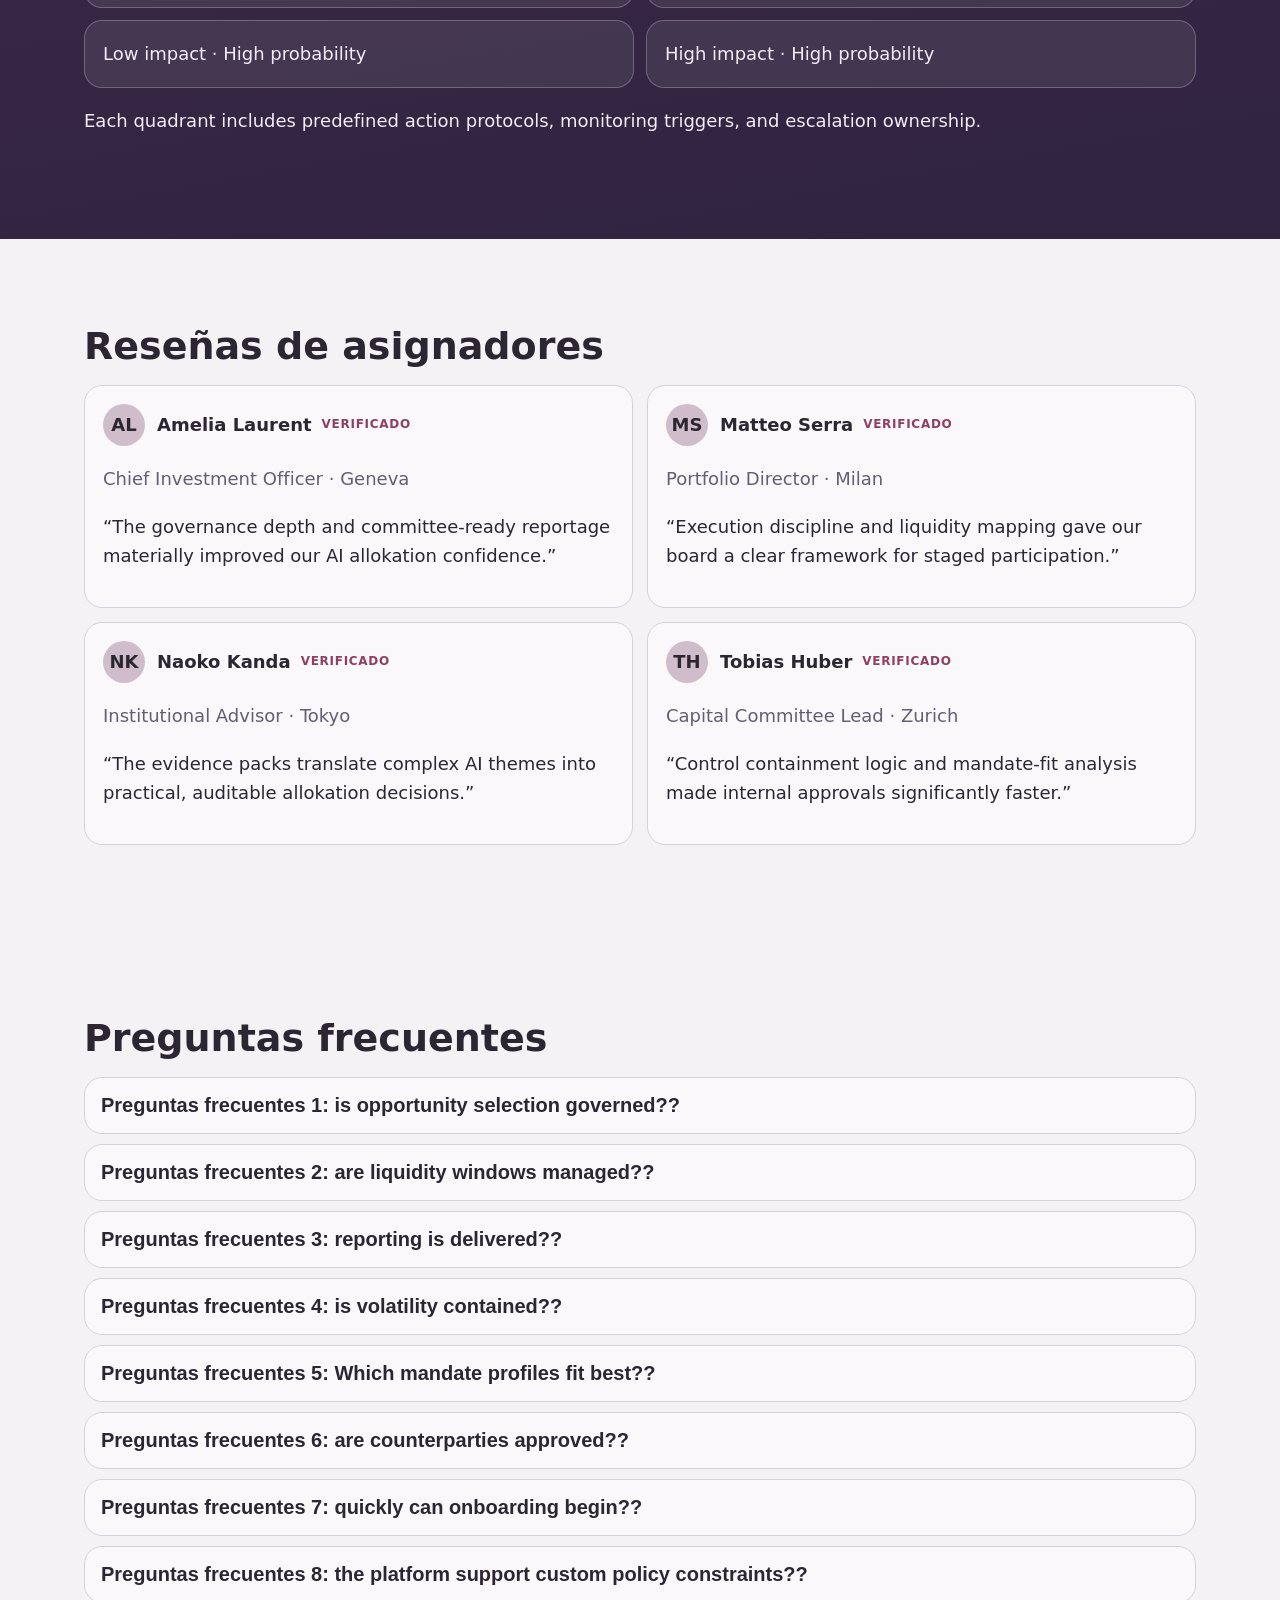
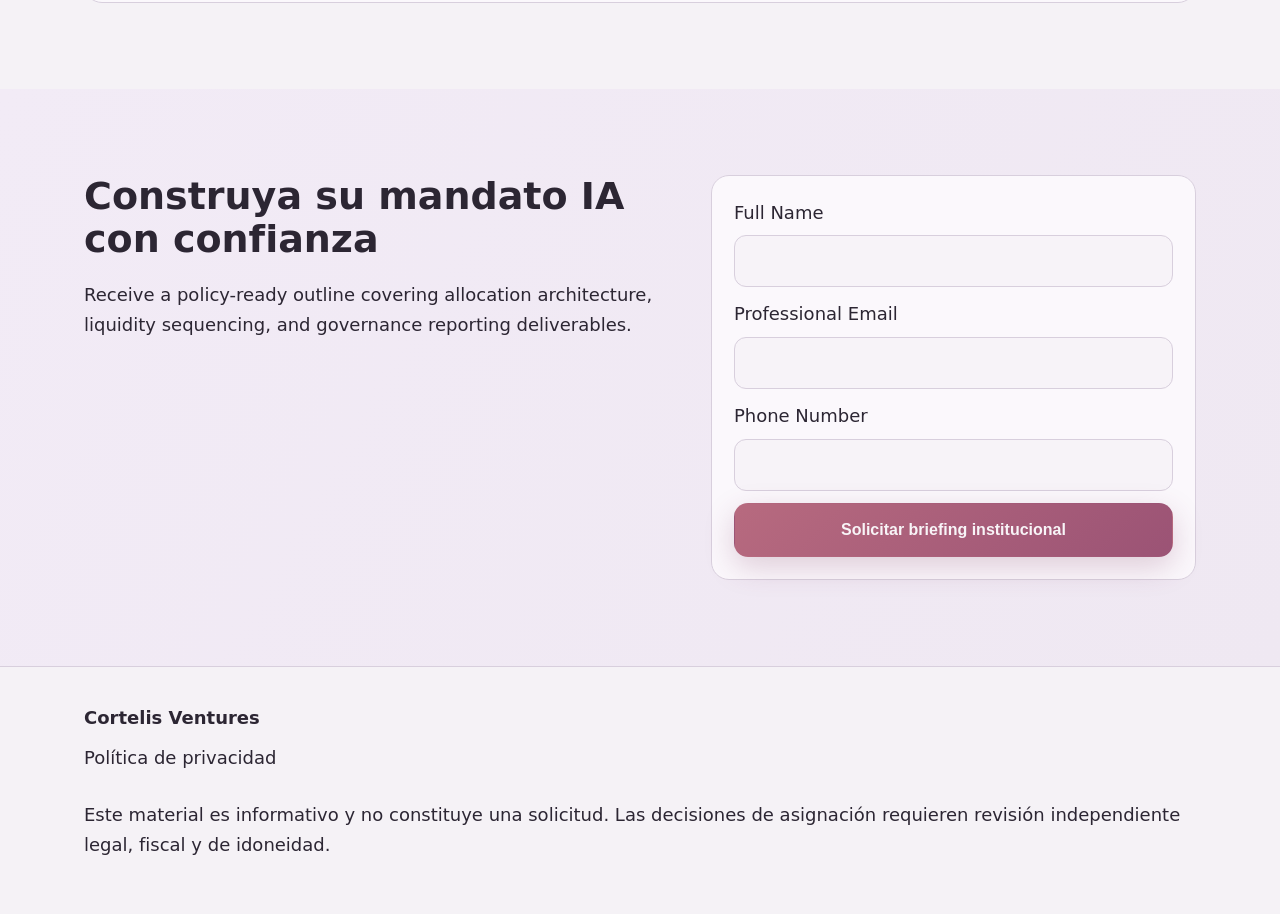
<file: es/index.html>
<!doctype html>
<html lang="es">
<head>
  <meta charset="utf-8">
  <meta name="viewport" content="width=device-width, initial-scale=1">
  <title>Cortelis Ventures | Plataforma institucional de inversión en IA</title>
  <meta name="description" content="Cortelis Ventures ofrece una plataforma institucional de inversión en IA con gobernanza, reportes y construcción disciplinada.">
  <link rel="canonical" href="https://www.cortelisventures.com/es/index.html">
  <link rel="alternate" hreflang="en" href="https://www.cortelisventures.com/index.html">
  <link rel="alternate" hreflang="de" href="https://www.cortelisventures.com/de/index.html">
  <link rel="alternate" hreflang="fr" href="https://www.cortelisventures.com/fr/index.html">
  <link rel="alternate" hreflang="es" href="https://www.cortelisventures.com/es/index.html">
  <link rel="alternate" hreflang="it" href="https://www.cortelisventures.com/it/index.html">
  <link rel="alternate" hreflang="tr" href="https://www.cortelisventures.com/tr/index.html">
  <link rel="alternate" hreflang="pt" href="https://www.cortelisventures.com/pt/index.html">
  <link rel="alternate" hreflang="ja" href="https://www.cortelisventures.com/jp/index.html">
  <link rel="alternate" hreflang="sk" href="https://www.cortelisventures.com/sk/index.html">
  <link rel="alternate" hreflang="nl-BE" href="https://www.cortelisventures.com/be/index.html">
  <meta property="og:title" content="Cortelis Ventures | Plataforma institucional de inversión en IA">
  <meta property="og:description" content="Cortelis Ventures ofrece una plataforma institucional de inversión en IA con gobernanza, reportes y construcción disciplinada.">
  <meta property="og:type" content="website">
  <meta property="og:url" content="https://www.cortelisventures.com/es/index.html">
  <meta name="twitter:card" content="summary_large_image">
  <meta name="twitter:title" content="Cortelis Ventures | Plataforma institucional de inversión en IA">
  <meta name="twitter:description" content="Cortelis Ventures ofrece una plataforma institucional de inversión en IA con gobernanza, reportes y construcción disciplinada.">
  <link rel="stylesheet" href="../assets/style.css">
</head>
<body>
<div class="bg-glow glow-a"></div><div class="bg-glow glow-b"></div>
<header class="site-header">
  <div class="container header-wrap">
    <a class="brand" href="../index.html">Cortelis Ventures</a>
    <nav class="desktop-nav" aria-label="Primary navigation"><a href="#section-1">Tesis de mercado</a><a href="#section-2">Modelo de asignación</a><a href="#section-3">Proceso de ejecución</a><a href="#section-4">Perspectivas</a><a href="#section-5">Marco de control</a><a href="#section-6">FAQ</a></nav>
    <div class="header-actions">
      <div class="lang-switcher" data-lang>
        <button class="lang-active" aria-haspopup="true" aria-expanded="false">Español</button>
        <div class="lang-menu"><a href="../index.html" class="lang-option"><svg viewBox="0 0 60 40" aria-hidden="true"><rect width="60" height="40" fill="#1a3f8f"/><path d="M0 0L60 40M60 0L0 40" stroke="#f6f3ef" stroke-width="8"/><path d="M0 0L60 40M60 0L0 40" stroke="#c63b4f" stroke-width="4"/><path d="M30 0v40M0 20h60" stroke="#f6f3ef" stroke-width="12"/><path d="M30 0v40M0 20h60" stroke="#c63b4f" stroke-width="7"/></svg><span>English</span></a>
<a href="../de/index.html" class="lang-option"><svg viewBox="0 0 60 40" aria-hidden="true"><rect width="60" height="13.4" fill="#222"/><rect y="13.3" width="60" height="13.4" fill="#d32d2d"/><rect y="26.6" width="60" height="13.4" fill="#f2c94c"/></svg><span>Deutsch</span></a>
<a href="../fr/index.html" class="lang-option"><svg viewBox="0 0 60 40" aria-hidden="true"><rect width="20" height="40" fill="#2052a3"/><rect x="20" width="20" height="40" fill="#f4f0ea"/><rect x="40" width="20" height="40" fill="#d84f5f"/></svg><span>Français</span></a>
<a href="../es/index.html" class="lang-option"><svg viewBox="0 0 60 40" aria-hidden="true"><rect width="60" height="10" fill="#b9343b"/><rect y="10" width="60" height="20" fill="#e8bf52"/><rect y="30" width="60" height="10" fill="#b9343b"/></svg><span>Español</span></a>
<a href="../it/index.html" class="lang-option"><svg viewBox="0 0 60 40" aria-hidden="true"><rect width="20" height="40" fill="#2f8f57"/><rect x="20" width="20" height="40" fill="#f3efe8"/><rect x="40" width="20" height="40" fill="#cc4f4f"/></svg><span>Italiano</span></a>
<a href="../tr/index.html" class="lang-option"><svg viewBox="0 0 60 40" aria-hidden="true"><rect width="60" height="40" fill="#c83e4d"/><circle cx="25" cy="20" r="9" fill="#f3efe8"/><circle cx="28" cy="20" r="7" fill="#c83e4d"/><polygon points="36,20 42,17 42,23" fill="#f3efe8"/></svg><span>Türkçe</span></a>
<a href="../pt/index.html" class="lang-option"><svg viewBox="0 0 60 40" aria-hidden="true"><rect width="24" height="40" fill="#2f8f57"/><rect x="24" width="36" height="40" fill="#be454f"/><circle cx="24" cy="20" r="7" fill="#e8bf52"/></svg><span>Português</span></a>
<a href="../jp/index.html" class="lang-option"><svg viewBox="0 0 60 40" aria-hidden="true"><rect width="60" height="40" fill="#f6f3ef"/><circle cx="30" cy="20" r="9" fill="#bf3d50"/></svg><span>日本語</span></a>
<a href="../sk/index.html" class="lang-option"><svg viewBox="0 0 60 40" aria-hidden="true"><rect width="60" height="13.4" fill="#f3efe8"/><rect y="13.3" width="60" height="13.4" fill="#2f66b3"/><rect y="26.6" width="60" height="13.4" fill="#be454f"/></svg><span>Slovenčina</span></a>
<a href="../be/index.html" class="lang-option"><svg viewBox="0 0 60 40" aria-hidden="true"><rect width="20" height="40" fill="#1f1f24"/><rect x="20" width="20" height="40" fill="#e3c24e"/><rect x="40" width="20" height="40" fill="#cb4a53"/></svg><span>Belgium</span></a></div>
      </div>
      <a class="btn btn-primary" href="#lead-form">Solicitar briefing institucional</a>
      <button class="burger" aria-label="Open menu" aria-expanded="false">☰</button>
    </div>
  </div>
</header>
<aside class="mobile-drawer" aria-hidden="true">
  <button class="drawer-close" aria-label="Close menu">✕</button>
  <nav class="drawer-nav"><a href="#section-1">Tesis de mercado</a><a href="#section-2">Modelo de asignación</a><a href="#section-3">Proceso de ejecución</a><a href="#section-4">Perspectivas</a><a href="#section-5">Marco de control</a><a href="#section-6">FAQ</a></nav>
  <div class="lang-switcher" data-lang><button class="lang-active" aria-haspopup="true" aria-expanded="false">Español</button><div class="lang-menu"><a href="../index.html" class="lang-option"><svg viewBox="0 0 60 40" aria-hidden="true"><rect width="60" height="40" fill="#1a3f8f"/><path d="M0 0L60 40M60 0L0 40" stroke="#f6f3ef" stroke-width="8"/><path d="M0 0L60 40M60 0L0 40" stroke="#c63b4f" stroke-width="4"/><path d="M30 0v40M0 20h60" stroke="#f6f3ef" stroke-width="12"/><path d="M30 0v40M0 20h60" stroke="#c63b4f" stroke-width="7"/></svg><span>English</span></a>
<a href="../de/index.html" class="lang-option"><svg viewBox="0 0 60 40" aria-hidden="true"><rect width="60" height="13.4" fill="#222"/><rect y="13.3" width="60" height="13.4" fill="#d32d2d"/><rect y="26.6" width="60" height="13.4" fill="#f2c94c"/></svg><span>Deutsch</span></a>
<a href="../fr/index.html" class="lang-option"><svg viewBox="0 0 60 40" aria-hidden="true"><rect width="20" height="40" fill="#2052a3"/><rect x="20" width="20" height="40" fill="#f4f0ea"/><rect x="40" width="20" height="40" fill="#d84f5f"/></svg><span>Français</span></a>
<a href="../es/index.html" class="lang-option"><svg viewBox="0 0 60 40" aria-hidden="true"><rect width="60" height="10" fill="#b9343b"/><rect y="10" width="60" height="20" fill="#e8bf52"/><rect y="30" width="60" height="10" fill="#b9343b"/></svg><span>Español</span></a>
<a href="../it/index.html" class="lang-option"><svg viewBox="0 0 60 40" aria-hidden="true"><rect width="20" height="40" fill="#2f8f57"/><rect x="20" width="20" height="40" fill="#f3efe8"/><rect x="40" width="20" height="40" fill="#cc4f4f"/></svg><span>Italiano</span></a>
<a href="../tr/index.html" class="lang-option"><svg viewBox="0 0 60 40" aria-hidden="true"><rect width="60" height="40" fill="#c83e4d"/><circle cx="25" cy="20" r="9" fill="#f3efe8"/><circle cx="28" cy="20" r="7" fill="#c83e4d"/><polygon points="36,20 42,17 42,23" fill="#f3efe8"/></svg><span>Türkçe</span></a>
<a href="../pt/index.html" class="lang-option"><svg viewBox="0 0 60 40" aria-hidden="true"><rect width="24" height="40" fill="#2f8f57"/><rect x="24" width="36" height="40" fill="#be454f"/><circle cx="24" cy="20" r="7" fill="#e8bf52"/></svg><span>Português</span></a>
<a href="../jp/index.html" class="lang-option"><svg viewBox="0 0 60 40" aria-hidden="true"><rect width="60" height="40" fill="#f6f3ef"/><circle cx="30" cy="20" r="9" fill="#bf3d50"/></svg><span>日本語</span></a>
<a href="../sk/index.html" class="lang-option"><svg viewBox="0 0 60 40" aria-hidden="true"><rect width="60" height="13.4" fill="#f3efe8"/><rect y="13.3" width="60" height="13.4" fill="#2f66b3"/><rect y="26.6" width="60" height="13.4" fill="#be454f"/></svg><span>Slovenčina</span></a>
<a href="../be/index.html" class="lang-option"><svg viewBox="0 0 60 40" aria-hidden="true"><rect width="20" height="40" fill="#1f1f24"/><rect x="20" width="20" height="40" fill="#e3c24e"/><rect x="40" width="20" height="40" fill="#cb4a53"/></svg><span>Belgium</span></a></div></div>
  <a class="btn btn-primary" href="#lead-form">Solicitar briefing institucional</a>
</aside><div class="drawer-overlay"></div>
<main>
<section class="hero section-light" id="section-1"><div class="container hero-grid"><div><h1>Plataforma institucional de inversión en IA para asignación estratégica de capital</h1><p>Cortelis Ventures acompaña a asignadores profesionales con exposición disciplinada a oportunidades de IA en infraestructura, aplicaciones y ecosistemas de datos.</p><p>Nuestro mandato integra selección guiada por gobernanza, planificación de liquidez e informes probatorios trimestrales para comités.</p><div class="return-module"><h2>Corredor objetivo</h2><p class="big">8–15% · 80–200%</p><p>Target positioning corridor under governance discipline.</p></div><div class="hero-mini"><article><h3>Disciplina de volatilidad</h3><p>Scenario limits, exposure caps, and oversight checkpoints maintain stable downside containment.</p></article><article><h3>Estructura de asignación</h3><p>Core, expansion, and tactical sleeves preserve liquidity pathways and mandate fit.</p></article></div></div>
<form class="lead-form" id="lead-form"><label>Full Name<input type="text" name="name" required></label><label>Professional Email<input type="email" name="email" required></label><label>Phone Number<input type="tel" name="phone" required></label><button class="btn btn-primary" type="submit">Solicitar briefing institucional</button></form>
</div></section>
<section class="section-light" id="section-2"><div class="container"><h2>Resumen del mandato</h2><div class="kpi-grid"><article class="kpi-card reveal"><h3>Universo gobernado</h3><p>312 programas evaluados</p></article><article class="kpi-card reveal"><h3>Canal cualificado</h3><p>46 oportunidades activas</p></article><article class="kpi-card reveal"><h3>Profundidad de revisión</h3><p>84 puntos de control</p></article><article class="kpi-card reveal"><h3>Cadencia de informe</h3><p>Paquetes mensuales y trimestrales</p></article></div></div></section>
<section class="section-light" id="section-3"><div class="container split"><div><h2>Por qué el ciclo de IA importa ahora</h2><p>Institutional adoption now converges with hardware acceleration, enterprise integration, and measurable compliance structures.</p><ul><li>Macro productivity repricing across sectors</li><li>Procurement cycles now include AI governance gates</li><li>Data infrastructure spend supports durable monetization</li></ul></div><div class="visual ring"></div></div></section>
<section class="section-dark" id="section-4"><div class="container split reverse"><div><h2>Modelo de construcción de cartera</h2><p>Allocation sleeves balance foundation infrastructure, application platforms, and defensible data utilities with staged capital pacing.</p><div class="stacked-bar"><span style="width:35%">Core</span><span style="width:40%">Growth</span><span style="width:25%">Tactical</span></div></div><div class="visual flow"></div></div></section>
<section class="section-light" id="section-5"><div class="container"><h2>Cronograma de ejecución y supervisión</h2><div class="timeline"><article><h3>01</h3><p>Mandate calibration and policy mapping</p></article><article><h3>02</h3><p>Pipeline qualification and committee pre-read</p></article><article><h3>03</h3><p>Execution windows and oversight activation</p></article><article><h3>04</h3><p>Evidence reporting and recalibration</p></article></div></div></section>
<section class="section-light" id="section-6"><div class="container split"><div><h2>Métricas probatorias y contexto de referencia</h2><table><thead><tr><th>Module</th><th>Baseline</th><th>Current</th><th>Implication</th></tr></thead><tbody><tr><td>Selection confidence</td><td>61</td><td>82</td><td>Higher committee conviction</td></tr><tr><td>Liquidity readiness</td><td>58</td><td>79</td><td>Improved optionality</td></tr><tr><td>Governance clarity</td><td>64</td><td>88</td><td>Faster approvals</td></tr></tbody></table></div><div class="visual dual"></div></div></section>
<section class="section-light" id="section-7"><div class="container split reverse"><div><h2>Módulos de inteligencia para comité</h2><div class="insight-cards"><article><h3>Allocation lens</h3><p>Sector dispersion analysis identifies where capital efficiency rises without concentration stress.</p></article><article><h3>Liquidity lens</h3><p>Window mapping aligns commitments with treasury obligations and expected redemption cadence.</p></article><article><h3>Governance lens</h3><p>Committee evidence bundles align accountability, documentation, and compliance traceability.</p></article></div></div><div class="visual waterfall"></div></div></section>
<section class="section-dark" id="section-8"><div class="container"><h2>Matriz de contención de pérdidas</h2><div class="matrix"><div>Low impact · Low probability</div><div>High impact · Low probability</div><div>Low impact · High probability</div><div>High impact · High probability</div></div><p>Each quadrant includes predefined action protocols, monitoring triggers, and escalation ownership.</p></div></section>
<section class="section-light" id="section-9"><div class="container"><h2>Reseñas de asignadores</h2><div class="review-grid"><article class="review-card reveal"><div class="review-head"><div class="avatar">AL</div><div class="identity"><strong>Amelia Laurent</strong><span>VERIFICADO</span></div></div><p class="role">Chief Investment Officer · Geneva</p><p>“The governance depth and committee-ready reportage materially improved our AI allokation confidence.”</p></article><article class="review-card reveal"><div class="review-head"><div class="avatar">MS</div><div class="identity"><strong>Matteo Serra</strong><span>VERIFICADO</span></div></div><p class="role">Portfolio Director · Milan</p><p>“Execution discipline and liquidity mapping gave our board a clear framework for staged participation.”</p></article><article class="review-card reveal"><div class="review-head"><div class="avatar">NK</div><div class="identity"><strong>Naoko Kanda</strong><span>VERIFICADO</span></div></div><p class="role">Institutional Advisor · Tokyo</p><p>“The evidence packs translate complex AI themes into practical, auditable allokation decisions.”</p></article><article class="review-card reveal"><div class="review-head"><div class="avatar">TH</div><div class="identity"><strong>Tobias Huber</strong><span>VERIFICADO</span></div></div><p class="role">Capital Committee Lead · Zurich</p><p>“Control containment logic and mandate-fit analysis made internal approvals significantly faster.”</p></article></div></div></section>
<section class="section-light" id="section-10"><div class="container"><h2>Preguntas frecuentes</h2><div class="faq-list"><div class="faq-item"><button class="faq-question" aria-expanded="false">Preguntas frecuentes 1: is opportunity selection governed??</button><div class="faq-answer"><p>Selection combines thematic scoring, legal review, technical validation, and committee approval with auditable evidence logs.</p></div></div><div class="faq-item"><button class="faq-question" aria-expanded="false">Preguntas frecuentes 2: are liquidity windows managed??</button><div class="faq-answer"><p>Each sleeve uses staggered entry and exit windows so committees can preserve optionality under varying market conditions.</p></div></div><div class="faq-item"><button class="faq-question" aria-expanded="false">Preguntas frecuentes 3: reporting is delivered??</button><div class="faq-answer"><p>You receive monthly operational packs and quarterly governance dossiers with benchmark comparisons and mandate commentary.</p></div></div><div class="faq-item"><button class="faq-question" aria-expanded="false">Preguntas frecuentes 4: is volatility contained??</button><div class="faq-answer"><p>Position sizing, exposure caps, and stress scenarios are calibrated before deployment and reviewed through formal oversight gates.</p></div></div><div class="faq-item"><button class="faq-question" aria-expanded="false">Preguntas frecuentes 5: Which mandate profiles fit best??</button><div class="faq-answer"><p>The framework supports endowments, family offices, pension sub-portfolios, and treasury diversification programs.</p></div></div><div class="faq-item"><button class="faq-question" aria-expanded="false">Preguntas frecuentes 6: are counterparties approved??</button><div class="faq-answer"><p>Counterparties pass compliance checks, operational control verification, and contractual safeguards before allocation approval.</p></div></div><div class="faq-item"><button class="faq-question" aria-expanded="false">Preguntas frecuentes 7: quickly can onboarding begin??</button><div class="faq-answer"><p>A structured onboarding path can begin within ten business days after documentation and committee sign-off.</p></div></div><div class="faq-item"><button class="faq-question" aria-expanded="false">Preguntas frecuentes 8: the platform support custom policy constraints??</button><div class="faq-answer"><p>Yes. Allocation constraints, exclusion rules, and reporting templates are configured to your policy architecture.</p></div></div></div></div></section>
<section class="section-light final-cta" id="section-11"><div class="container split"><div><h2>Construya su mandato IA con confianza</h2><p>Receive a policy-ready outline covering allocation architecture, liquidity sequencing, and governance reporting deliverables.</p></div><form class="lead-form"><label>Full Name<input type="text" name="name" required></label><label>Professional Email<input type="email" name="email" required></label><label>Phone Number<input type="tel" name="phone" required></label><button class="btn btn-primary" type="submit">Solicitar briefing institucional</button></form></div></section>
</main>
<footer><div class="container footer-wrap"><strong>Cortelis Ventures</strong><a href="#" data-open-privacy>Política de privacidad</a><p>Este material es informativo y no constituye una solicitud. Las decisiones de asignación requieren revisión independiente legal, fiscal y de idoneidad.</p></div></footer>
<div class="modal" id="privacy-modal" aria-hidden="true"><div class="modal-dialog" role="dialog" aria-modal="true"><button class="modal-x" aria-label="Close">✕</button><h2>Política de privacidad</h2><div class="modal-body"><section><h3>Introduction</h3><p>This policy explains how Cortelis Ventures handles personal information submitted through this website and related communications.</p></section><section><h3>Data collection</h3><p>We collect contact details, professional identifiers, engagement data, and consent records required for institutional communications.</p></section><section><h3>Legal basis</h3><p>Processing is based on consent, legitimate interest, and contractual preparation aligned with applicable regulations.</p></section><section><h3>Cookies</h3><p>Essential cookies maintain secure sessions and analytics cookies measure anonymized interaction patterns.</p></section><section><h3>Retention</h3><p>Information is retained only for operational necessity, regulatory obligations, and documented communication preferences.</p></section><section><h3>Third-party sharing</h3><p>Data may be shared with regulated service providers under contractual confidentiality and security obligations.</p></section><section><h3>Security</h3><p>Administrative, technical, and organizational controls protect data against unauthorized access, alteration, or loss.</p></section><section><h3>User rights</h3><p>You may request access, correction, deletion, restriction, portability, or objection through the contact channel below.</p></section><section><h3>International transfers</h3><p>Cross-border transfers rely on recognized safeguards, adequacy mechanisms, and contractual protection clauses.</p></section><section><h3>Industry risk disclosure</h3><p>Digital channels may involve residual transmission vulnerabilities; users should avoid sending highly sensitive credentials.</p></section><section><h3>Contact</h3><p>For privacy requests contact compliance@cortelisventures.com and include your jurisdiction and request scope.</p></section></div><div class="modal-foot"><button class="btn btn-secondary" data-close-modal>Close</button></div></div></div>
<script type="application/ld+json">{"@context":"https://schema.org","@type":"Organization","name":"Cortelis Ventures","url":"https://www.cortelisventures.com/"}</script>
<script type="application/ld+json">{"@context":"https://schema.org","@type":"WebSite","name":"Cortelis Ventures","url":"https://www.cortelisventures.com/"}</script>
<script type="application/ld+json">{"@context":"https://schema.org","@type":"FAQPage","mainEntity":[{"@type":"Question","name":"Preguntas frecuentes 1: is opportunity selection governed??","acceptedAnswer":{"@type":"Answer","text":"Selection combines thematic scoring, legal review, technical validation, and committee approval with auditable evidence logs."}},{"@type":"Question","name":"Preguntas frecuentes 2: are liquidity windows managed??","acceptedAnswer":{"@type":"Answer","text":"Each sleeve uses staggered entry and exit windows so committees can preserve optionality under varying market conditions."}},{"@type":"Question","name":"Preguntas frecuentes 3: reporting is delivered??","acceptedAnswer":{"@type":"Answer","text":"You receive monthly operational packs and quarterly governance dossiers with benchmark comparisons and mandate commentary."}},{"@type":"Question","name":"Preguntas frecuentes 4: is volatility contained??","acceptedAnswer":{"@type":"Answer","text":"Position sizing, exposure caps, and stress scenarios are calibrated before deployment and reviewed through formal oversight gates."}},{"@type":"Question","name":"Preguntas frecuentes 5: Which mandate profiles fit best??","acceptedAnswer":{"@type":"Answer","text":"The framework supports endowments, family offices, pension sub-portfolios, and treasury diversification programs."}},{"@type":"Question","name":"Preguntas frecuentes 6: are counterparties approved??","acceptedAnswer":{"@type":"Answer","text":"Counterparties pass compliance checks, operational control verification, and contractual safeguards before allocation approval."}},{"@type":"Question","name":"Preguntas frecuentes 7: quickly can onboarding begin??","acceptedAnswer":{"@type":"Answer","text":"A structured onboarding path can begin within ten business days after documentation and committee sign-off."}},{"@type":"Question","name":"Preguntas frecuentes 8: the platform support custom policy constraints??","acceptedAnswer":{"@type":"Answer","text":"Yes. Allocation constraints, exclusion rules, and reporting templates are configured to your policy architecture."}}]}</script>
<script type="application/ld+json">{"@context":"https://schema.org","@type":"Review","itemReviewed":{"@type":"Organization","name":"Cortelis Ventures"},"author":{"@type":"Person","name":"Amelia Laurent"},"reviewBody":"The governance depth and committee-ready reportage materially improved our AI allokation confidence."}</script>
<script defer src="../assets/app.js"></script>
</body></html>
</file>
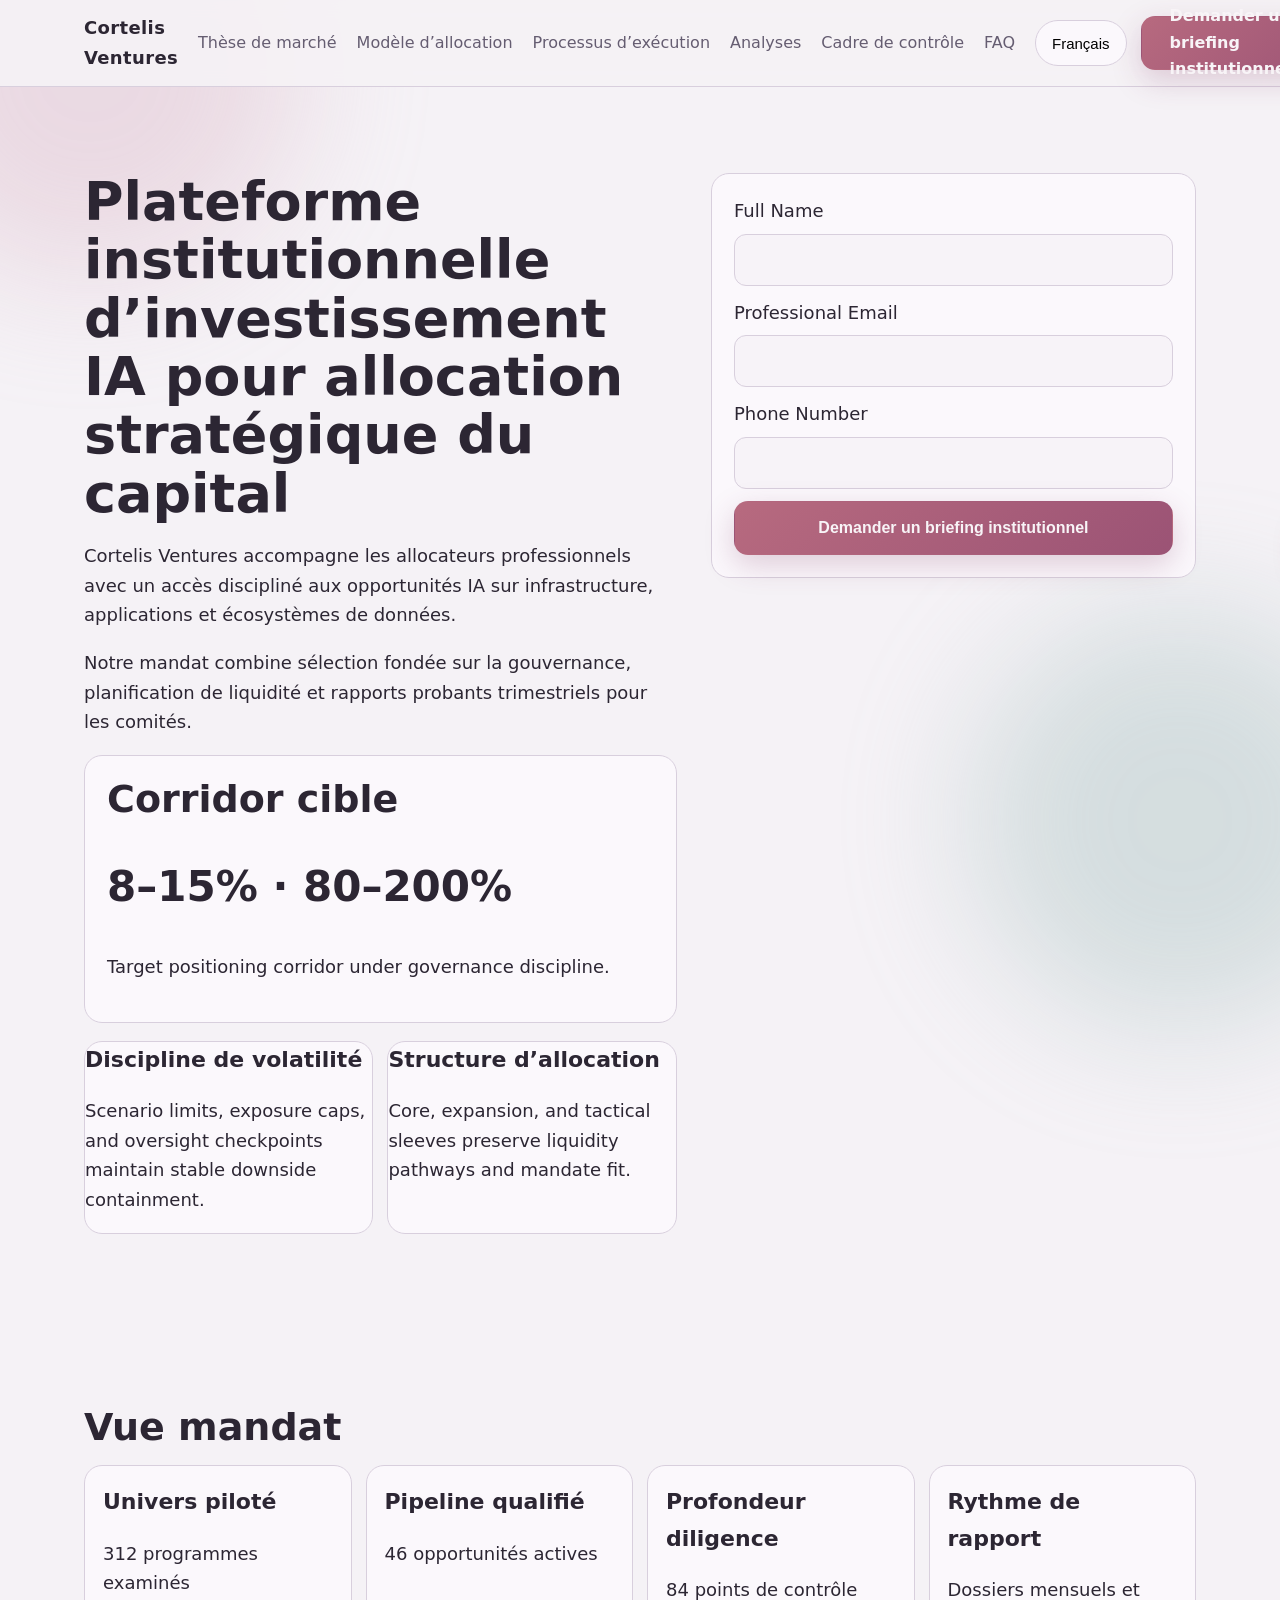
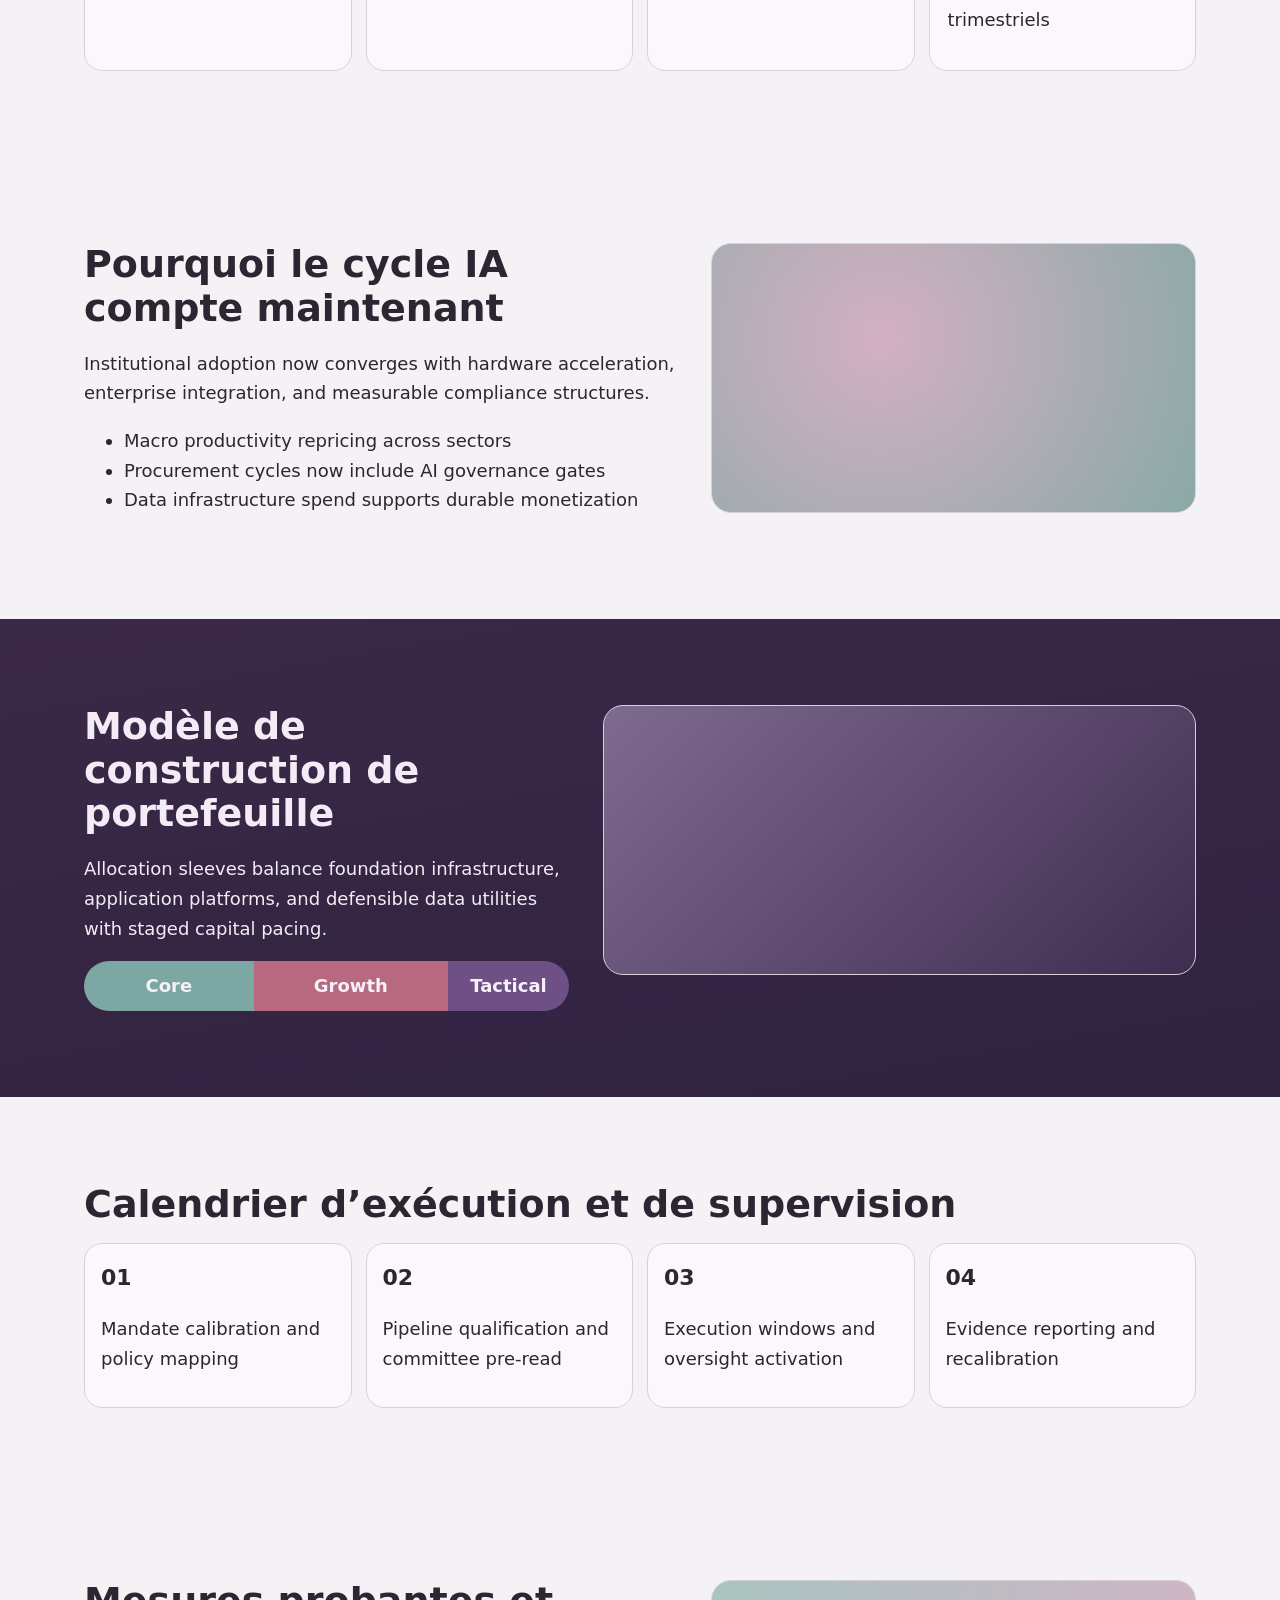
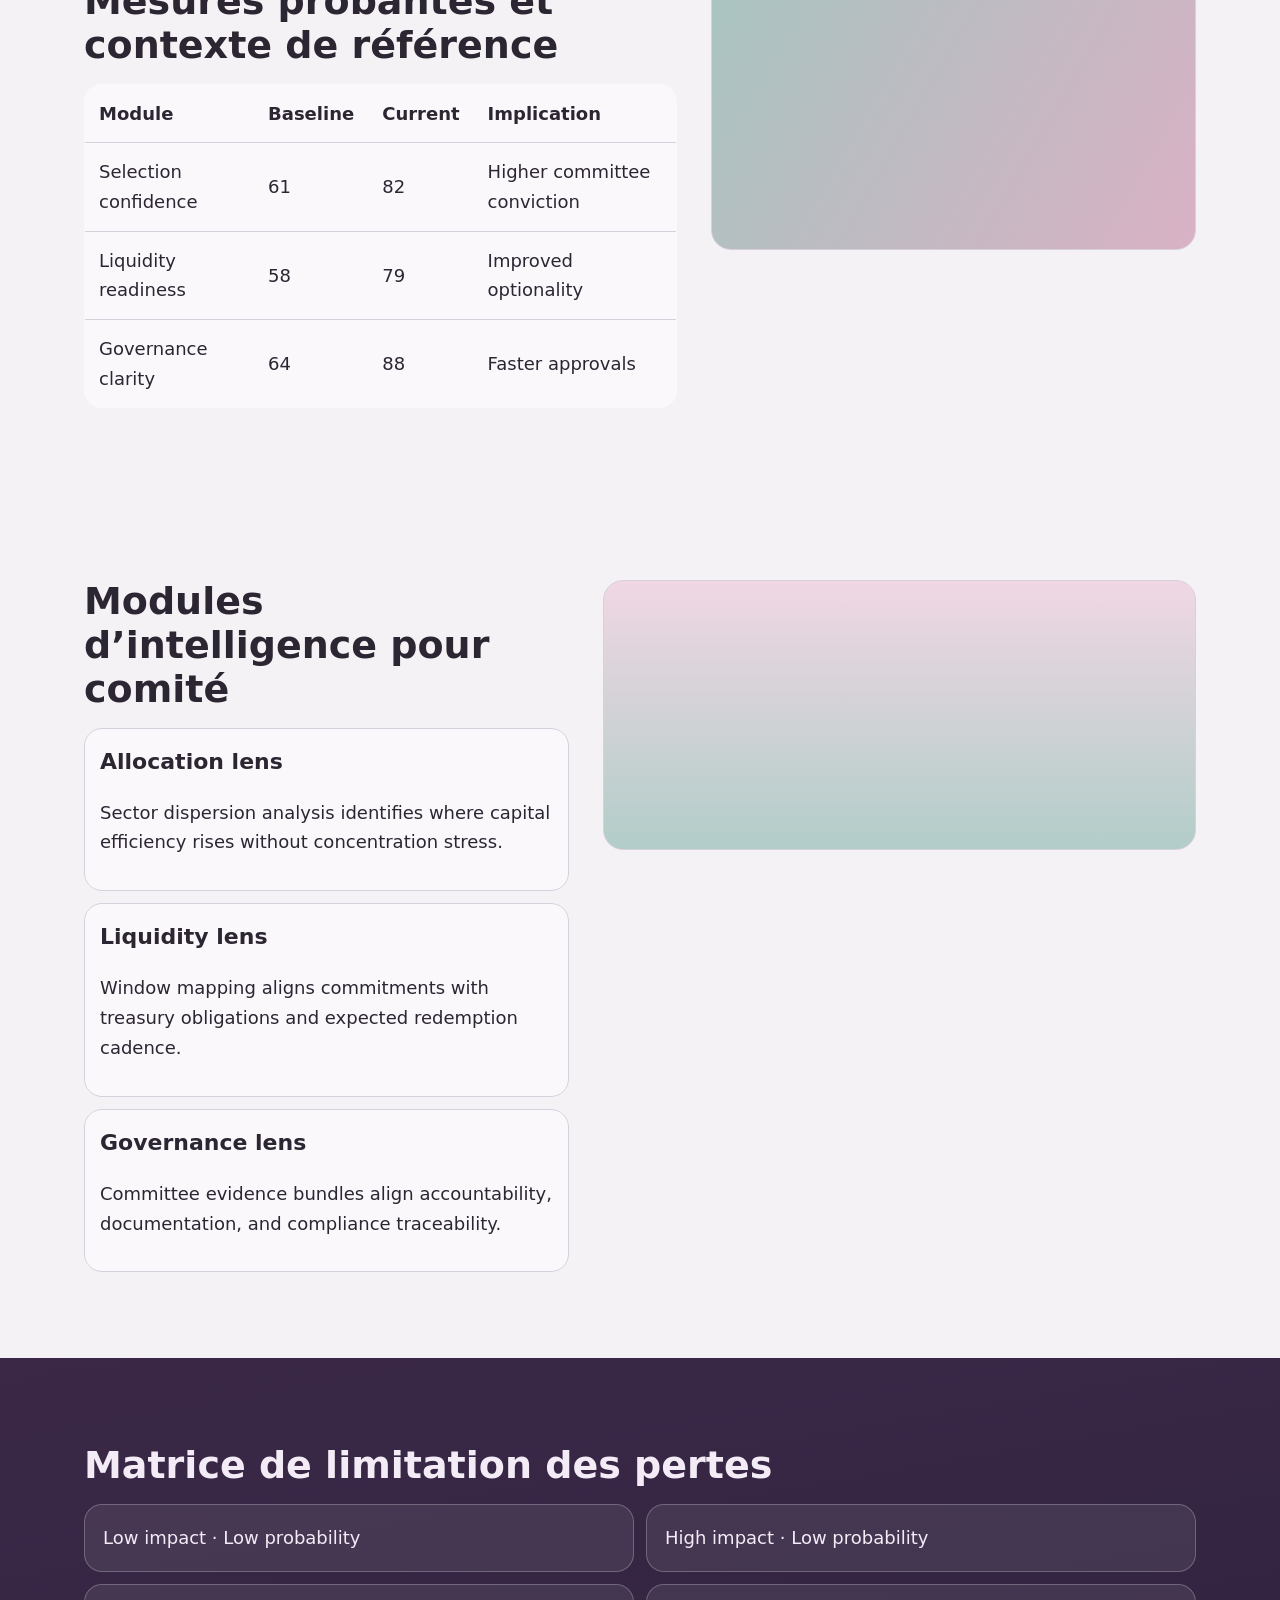
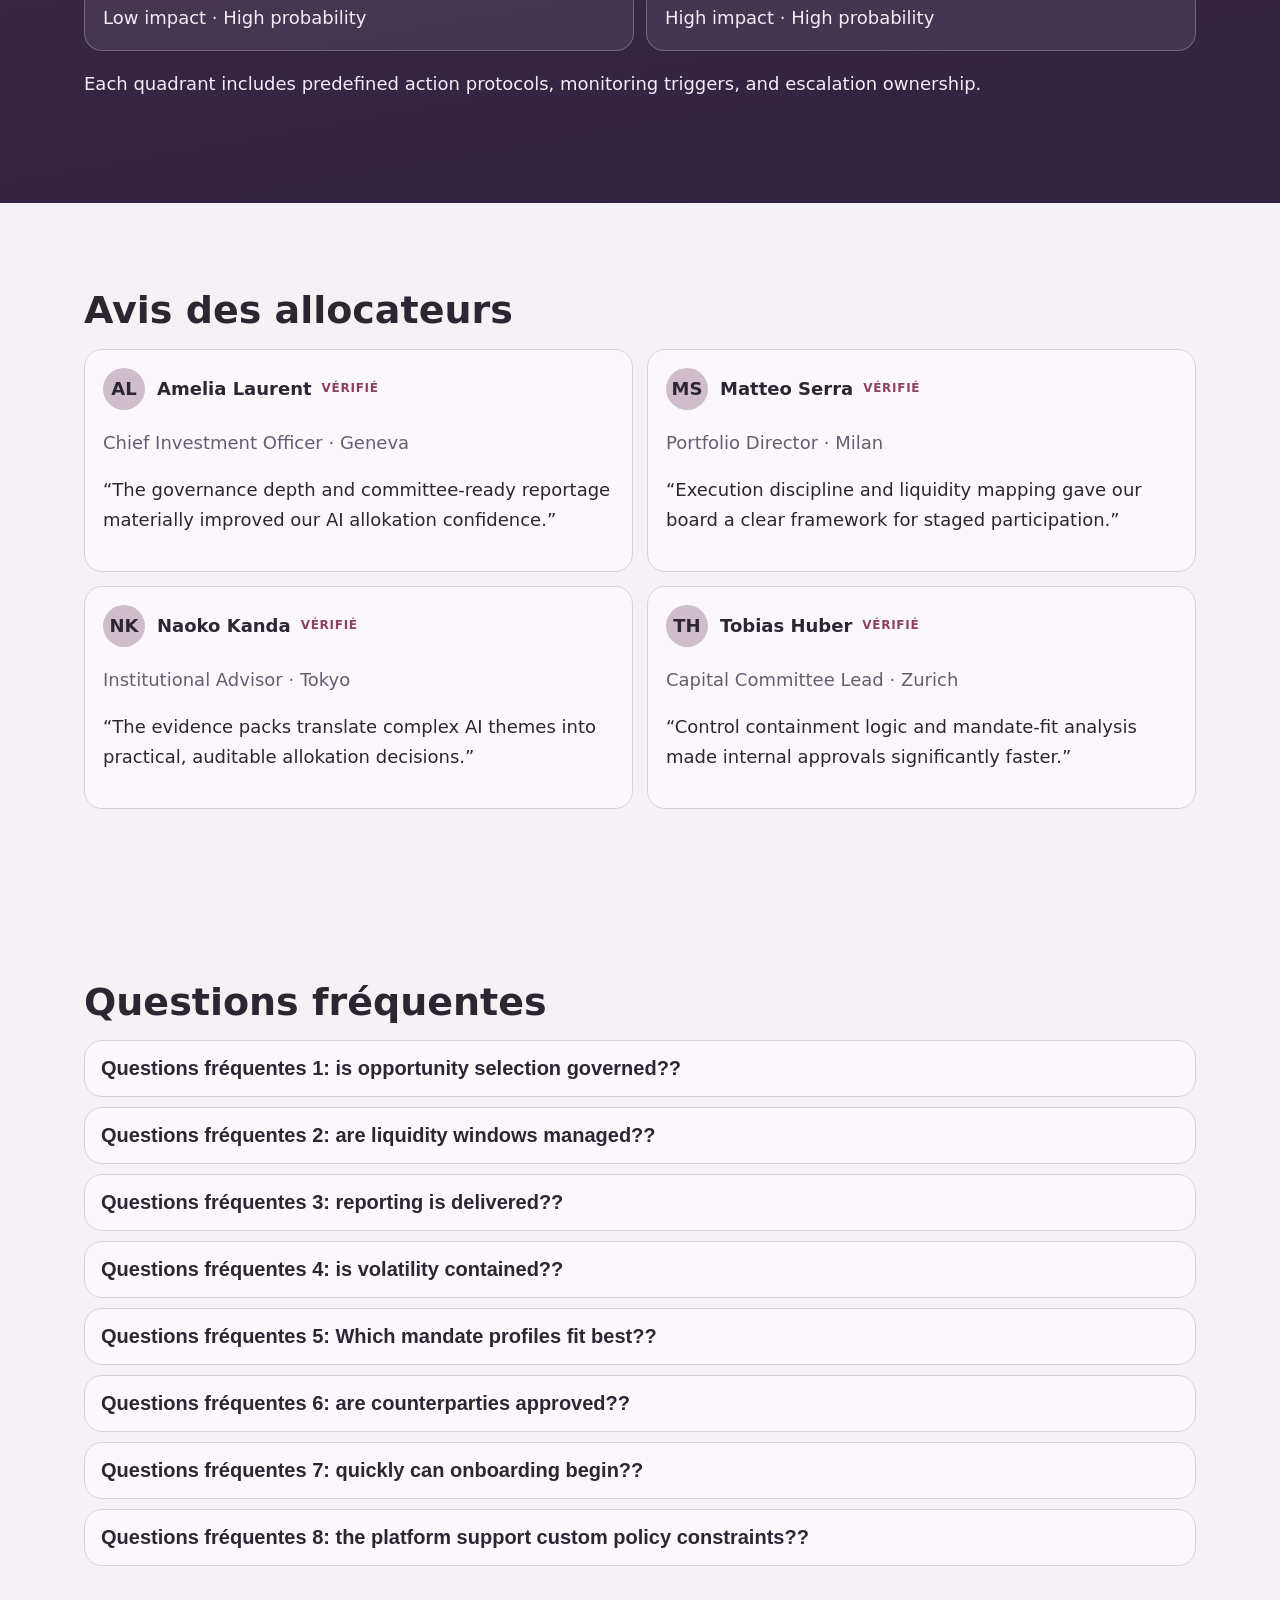
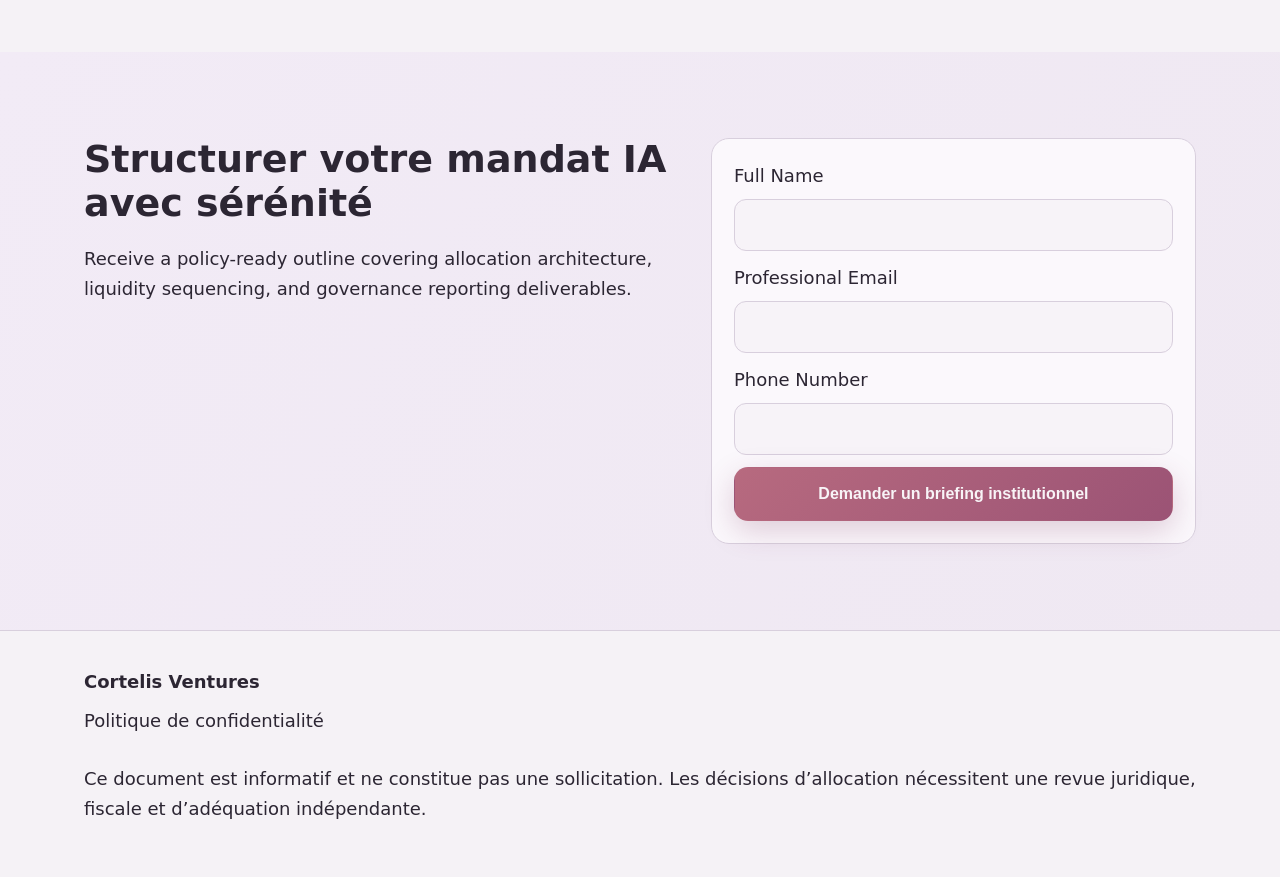
<file: fr/index.html>
<!doctype html>
<html lang="fr">
<head>
  <meta charset="utf-8">
  <meta name="viewport" content="width=device-width, initial-scale=1">
  <title>Cortelis Ventures | Plateforme institutionnelle d’investissement IA</title>
  <meta name="description" content="Cortelis Ventures propose une plateforme institutionnelle d’investissement IA avec gouvernance, rapports et construction disciplinée.">
  <link rel="canonical" href="https://www.cortelisventures.com/fr/index.html">
  <link rel="alternate" hreflang="en" href="https://www.cortelisventures.com/index.html">
  <link rel="alternate" hreflang="de" href="https://www.cortelisventures.com/de/index.html">
  <link rel="alternate" hreflang="fr" href="https://www.cortelisventures.com/fr/index.html">
  <link rel="alternate" hreflang="es" href="https://www.cortelisventures.com/es/index.html">
  <link rel="alternate" hreflang="it" href="https://www.cortelisventures.com/it/index.html">
  <link rel="alternate" hreflang="tr" href="https://www.cortelisventures.com/tr/index.html">
  <link rel="alternate" hreflang="pt" href="https://www.cortelisventures.com/pt/index.html">
  <link rel="alternate" hreflang="ja" href="https://www.cortelisventures.com/jp/index.html">
  <link rel="alternate" hreflang="sk" href="https://www.cortelisventures.com/sk/index.html">
  <link rel="alternate" hreflang="nl-BE" href="https://www.cortelisventures.com/be/index.html">
  <meta property="og:title" content="Cortelis Ventures | Plateforme institutionnelle d’investissement IA">
  <meta property="og:description" content="Cortelis Ventures propose une plateforme institutionnelle d’investissement IA avec gouvernance, rapports et construction disciplinée.">
  <meta property="og:type" content="website">
  <meta property="og:url" content="https://www.cortelisventures.com/fr/index.html">
  <meta name="twitter:card" content="summary_large_image">
  <meta name="twitter:title" content="Cortelis Ventures | Plateforme institutionnelle d’investissement IA">
  <meta name="twitter:description" content="Cortelis Ventures propose une plateforme institutionnelle d’investissement IA avec gouvernance, rapports et construction disciplinée.">
  <link rel="stylesheet" href="../assets/style.css">
</head>
<body>
<div class="bg-glow glow-a"></div><div class="bg-glow glow-b"></div>
<header class="site-header">
  <div class="container header-wrap">
    <a class="brand" href="../index.html">Cortelis Ventures</a>
    <nav class="desktop-nav" aria-label="Primary navigation"><a href="#section-1">Thèse de marché</a><a href="#section-2">Modèle d’allocation</a><a href="#section-3">Processus d’exécution</a><a href="#section-4">Analyses</a><a href="#section-5">Cadre de contrôle</a><a href="#section-6">FAQ</a></nav>
    <div class="header-actions">
      <div class="lang-switcher" data-lang>
        <button class="lang-active" aria-haspopup="true" aria-expanded="false">Français</button>
        <div class="lang-menu"><a href="../index.html" class="lang-option"><svg viewBox="0 0 60 40" aria-hidden="true"><rect width="60" height="40" fill="#1a3f8f"/><path d="M0 0L60 40M60 0L0 40" stroke="#f6f3ef" stroke-width="8"/><path d="M0 0L60 40M60 0L0 40" stroke="#c63b4f" stroke-width="4"/><path d="M30 0v40M0 20h60" stroke="#f6f3ef" stroke-width="12"/><path d="M30 0v40M0 20h60" stroke="#c63b4f" stroke-width="7"/></svg><span>English</span></a>
<a href="../de/index.html" class="lang-option"><svg viewBox="0 0 60 40" aria-hidden="true"><rect width="60" height="13.4" fill="#222"/><rect y="13.3" width="60" height="13.4" fill="#d32d2d"/><rect y="26.6" width="60" height="13.4" fill="#f2c94c"/></svg><span>Deutsch</span></a>
<a href="../fr/index.html" class="lang-option"><svg viewBox="0 0 60 40" aria-hidden="true"><rect width="20" height="40" fill="#2052a3"/><rect x="20" width="20" height="40" fill="#f4f0ea"/><rect x="40" width="20" height="40" fill="#d84f5f"/></svg><span>Français</span></a>
<a href="../es/index.html" class="lang-option"><svg viewBox="0 0 60 40" aria-hidden="true"><rect width="60" height="10" fill="#b9343b"/><rect y="10" width="60" height="20" fill="#e8bf52"/><rect y="30" width="60" height="10" fill="#b9343b"/></svg><span>Español</span></a>
<a href="../it/index.html" class="lang-option"><svg viewBox="0 0 60 40" aria-hidden="true"><rect width="20" height="40" fill="#2f8f57"/><rect x="20" width="20" height="40" fill="#f3efe8"/><rect x="40" width="20" height="40" fill="#cc4f4f"/></svg><span>Italiano</span></a>
<a href="../tr/index.html" class="lang-option"><svg viewBox="0 0 60 40" aria-hidden="true"><rect width="60" height="40" fill="#c83e4d"/><circle cx="25" cy="20" r="9" fill="#f3efe8"/><circle cx="28" cy="20" r="7" fill="#c83e4d"/><polygon points="36,20 42,17 42,23" fill="#f3efe8"/></svg><span>Türkçe</span></a>
<a href="../pt/index.html" class="lang-option"><svg viewBox="0 0 60 40" aria-hidden="true"><rect width="24" height="40" fill="#2f8f57"/><rect x="24" width="36" height="40" fill="#be454f"/><circle cx="24" cy="20" r="7" fill="#e8bf52"/></svg><span>Português</span></a>
<a href="../jp/index.html" class="lang-option"><svg viewBox="0 0 60 40" aria-hidden="true"><rect width="60" height="40" fill="#f6f3ef"/><circle cx="30" cy="20" r="9" fill="#bf3d50"/></svg><span>日本語</span></a>
<a href="../sk/index.html" class="lang-option"><svg viewBox="0 0 60 40" aria-hidden="true"><rect width="60" height="13.4" fill="#f3efe8"/><rect y="13.3" width="60" height="13.4" fill="#2f66b3"/><rect y="26.6" width="60" height="13.4" fill="#be454f"/></svg><span>Slovenčina</span></a>
<a href="../be/index.html" class="lang-option"><svg viewBox="0 0 60 40" aria-hidden="true"><rect width="20" height="40" fill="#1f1f24"/><rect x="20" width="20" height="40" fill="#e3c24e"/><rect x="40" width="20" height="40" fill="#cb4a53"/></svg><span>Belgium</span></a></div>
      </div>
      <a class="btn btn-primary" href="#lead-form">Demander un briefing institutionnel</a>
      <button class="burger" aria-label="Open menu" aria-expanded="false">☰</button>
    </div>
  </div>
</header>
<aside class="mobile-drawer" aria-hidden="true">
  <button class="drawer-close" aria-label="Close menu">✕</button>
  <nav class="drawer-nav"><a href="#section-1">Thèse de marché</a><a href="#section-2">Modèle d’allocation</a><a href="#section-3">Processus d’exécution</a><a href="#section-4">Analyses</a><a href="#section-5">Cadre de contrôle</a><a href="#section-6">FAQ</a></nav>
  <div class="lang-switcher" data-lang><button class="lang-active" aria-haspopup="true" aria-expanded="false">Français</button><div class="lang-menu"><a href="../index.html" class="lang-option"><svg viewBox="0 0 60 40" aria-hidden="true"><rect width="60" height="40" fill="#1a3f8f"/><path d="M0 0L60 40M60 0L0 40" stroke="#f6f3ef" stroke-width="8"/><path d="M0 0L60 40M60 0L0 40" stroke="#c63b4f" stroke-width="4"/><path d="M30 0v40M0 20h60" stroke="#f6f3ef" stroke-width="12"/><path d="M30 0v40M0 20h60" stroke="#c63b4f" stroke-width="7"/></svg><span>English</span></a>
<a href="../de/index.html" class="lang-option"><svg viewBox="0 0 60 40" aria-hidden="true"><rect width="60" height="13.4" fill="#222"/><rect y="13.3" width="60" height="13.4" fill="#d32d2d"/><rect y="26.6" width="60" height="13.4" fill="#f2c94c"/></svg><span>Deutsch</span></a>
<a href="../fr/index.html" class="lang-option"><svg viewBox="0 0 60 40" aria-hidden="true"><rect width="20" height="40" fill="#2052a3"/><rect x="20" width="20" height="40" fill="#f4f0ea"/><rect x="40" width="20" height="40" fill="#d84f5f"/></svg><span>Français</span></a>
<a href="../es/index.html" class="lang-option"><svg viewBox="0 0 60 40" aria-hidden="true"><rect width="60" height="10" fill="#b9343b"/><rect y="10" width="60" height="20" fill="#e8bf52"/><rect y="30" width="60" height="10" fill="#b9343b"/></svg><span>Español</span></a>
<a href="../it/index.html" class="lang-option"><svg viewBox="0 0 60 40" aria-hidden="true"><rect width="20" height="40" fill="#2f8f57"/><rect x="20" width="20" height="40" fill="#f3efe8"/><rect x="40" width="20" height="40" fill="#cc4f4f"/></svg><span>Italiano</span></a>
<a href="../tr/index.html" class="lang-option"><svg viewBox="0 0 60 40" aria-hidden="true"><rect width="60" height="40" fill="#c83e4d"/><circle cx="25" cy="20" r="9" fill="#f3efe8"/><circle cx="28" cy="20" r="7" fill="#c83e4d"/><polygon points="36,20 42,17 42,23" fill="#f3efe8"/></svg><span>Türkçe</span></a>
<a href="../pt/index.html" class="lang-option"><svg viewBox="0 0 60 40" aria-hidden="true"><rect width="24" height="40" fill="#2f8f57"/><rect x="24" width="36" height="40" fill="#be454f"/><circle cx="24" cy="20" r="7" fill="#e8bf52"/></svg><span>Português</span></a>
<a href="../jp/index.html" class="lang-option"><svg viewBox="0 0 60 40" aria-hidden="true"><rect width="60" height="40" fill="#f6f3ef"/><circle cx="30" cy="20" r="9" fill="#bf3d50"/></svg><span>日本語</span></a>
<a href="../sk/index.html" class="lang-option"><svg viewBox="0 0 60 40" aria-hidden="true"><rect width="60" height="13.4" fill="#f3efe8"/><rect y="13.3" width="60" height="13.4" fill="#2f66b3"/><rect y="26.6" width="60" height="13.4" fill="#be454f"/></svg><span>Slovenčina</span></a>
<a href="../be/index.html" class="lang-option"><svg viewBox="0 0 60 40" aria-hidden="true"><rect width="20" height="40" fill="#1f1f24"/><rect x="20" width="20" height="40" fill="#e3c24e"/><rect x="40" width="20" height="40" fill="#cb4a53"/></svg><span>Belgium</span></a></div></div>
  <a class="btn btn-primary" href="#lead-form">Demander un briefing institutionnel</a>
</aside><div class="drawer-overlay"></div>
<main>
<section class="hero section-light" id="section-1"><div class="container hero-grid"><div><h1>Plateforme institutionnelle d’investissement IA pour allocation stratégique du capital</h1><p>Cortelis Ventures accompagne les allocateurs professionnels avec un accès discipliné aux opportunités IA sur infrastructure, applications et écosystèmes de données.</p><p>Notre mandat combine sélection fondée sur la gouvernance, planification de liquidité et rapports probants trimestriels pour les comités.</p><div class="return-module"><h2>Corridor cible</h2><p class="big">8–15% · 80–200%</p><p>Target positioning corridor under governance discipline.</p></div><div class="hero-mini"><article><h3>Discipline de volatilité</h3><p>Scenario limits, exposure caps, and oversight checkpoints maintain stable downside containment.</p></article><article><h3>Structure d’allocation</h3><p>Core, expansion, and tactical sleeves preserve liquidity pathways and mandate fit.</p></article></div></div>
<form class="lead-form" id="lead-form"><label>Full Name<input type="text" name="name" required></label><label>Professional Email<input type="email" name="email" required></label><label>Phone Number<input type="tel" name="phone" required></label><button class="btn btn-primary" type="submit">Demander un briefing institutionnel</button></form>
</div></section>
<section class="section-light" id="section-2"><div class="container"><h2>Vue mandat</h2><div class="kpi-grid"><article class="kpi-card reveal"><h3>Univers piloté</h3><p>312 programmes examinés</p></article><article class="kpi-card reveal"><h3>Pipeline qualifié</h3><p>46 opportunités actives</p></article><article class="kpi-card reveal"><h3>Profondeur diligence</h3><p>84 points de contrôle</p></article><article class="kpi-card reveal"><h3>Rythme de rapport</h3><p>Dossiers mensuels et trimestriels</p></article></div></div></section>
<section class="section-light" id="section-3"><div class="container split"><div><h2>Pourquoi le cycle IA compte maintenant</h2><p>Institutional adoption now converges with hardware acceleration, enterprise integration, and measurable compliance structures.</p><ul><li>Macro productivity repricing across sectors</li><li>Procurement cycles now include AI governance gates</li><li>Data infrastructure spend supports durable monetization</li></ul></div><div class="visual ring"></div></div></section>
<section class="section-dark" id="section-4"><div class="container split reverse"><div><h2>Modèle de construction de portefeuille</h2><p>Allocation sleeves balance foundation infrastructure, application platforms, and defensible data utilities with staged capital pacing.</p><div class="stacked-bar"><span style="width:35%">Core</span><span style="width:40%">Growth</span><span style="width:25%">Tactical</span></div></div><div class="visual flow"></div></div></section>
<section class="section-light" id="section-5"><div class="container"><h2>Calendrier d’exécution et de supervision</h2><div class="timeline"><article><h3>01</h3><p>Mandate calibration and policy mapping</p></article><article><h3>02</h3><p>Pipeline qualification and committee pre-read</p></article><article><h3>03</h3><p>Execution windows and oversight activation</p></article><article><h3>04</h3><p>Evidence reporting and recalibration</p></article></div></div></section>
<section class="section-light" id="section-6"><div class="container split"><div><h2>Mesures probantes et contexte de référence</h2><table><thead><tr><th>Module</th><th>Baseline</th><th>Current</th><th>Implication</th></tr></thead><tbody><tr><td>Selection confidence</td><td>61</td><td>82</td><td>Higher committee conviction</td></tr><tr><td>Liquidity readiness</td><td>58</td><td>79</td><td>Improved optionality</td></tr><tr><td>Governance clarity</td><td>64</td><td>88</td><td>Faster approvals</td></tr></tbody></table></div><div class="visual dual"></div></div></section>
<section class="section-light" id="section-7"><div class="container split reverse"><div><h2>Modules d’intelligence pour comité</h2><div class="insight-cards"><article><h3>Allocation lens</h3><p>Sector dispersion analysis identifies where capital efficiency rises without concentration stress.</p></article><article><h3>Liquidity lens</h3><p>Window mapping aligns commitments with treasury obligations and expected redemption cadence.</p></article><article><h3>Governance lens</h3><p>Committee evidence bundles align accountability, documentation, and compliance traceability.</p></article></div></div><div class="visual waterfall"></div></div></section>
<section class="section-dark" id="section-8"><div class="container"><h2>Matrice de limitation des pertes</h2><div class="matrix"><div>Low impact · Low probability</div><div>High impact · Low probability</div><div>Low impact · High probability</div><div>High impact · High probability</div></div><p>Each quadrant includes predefined action protocols, monitoring triggers, and escalation ownership.</p></div></section>
<section class="section-light" id="section-9"><div class="container"><h2>Avis des allocateurs</h2><div class="review-grid"><article class="review-card reveal"><div class="review-head"><div class="avatar">AL</div><div class="identity"><strong>Amelia Laurent</strong><span>VÉRIFIÉ</span></div></div><p class="role">Chief Investment Officer · Geneva</p><p>“The governance depth and committee-ready reportage materially improved our AI allokation confidence.”</p></article><article class="review-card reveal"><div class="review-head"><div class="avatar">MS</div><div class="identity"><strong>Matteo Serra</strong><span>VÉRIFIÉ</span></div></div><p class="role">Portfolio Director · Milan</p><p>“Execution discipline and liquidity mapping gave our board a clear framework for staged participation.”</p></article><article class="review-card reveal"><div class="review-head"><div class="avatar">NK</div><div class="identity"><strong>Naoko Kanda</strong><span>VÉRIFIÉ</span></div></div><p class="role">Institutional Advisor · Tokyo</p><p>“The evidence packs translate complex AI themes into practical, auditable allokation decisions.”</p></article><article class="review-card reveal"><div class="review-head"><div class="avatar">TH</div><div class="identity"><strong>Tobias Huber</strong><span>VÉRIFIÉ</span></div></div><p class="role">Capital Committee Lead · Zurich</p><p>“Control containment logic and mandate-fit analysis made internal approvals significantly faster.”</p></article></div></div></section>
<section class="section-light" id="section-10"><div class="container"><h2>Questions fréquentes</h2><div class="faq-list"><div class="faq-item"><button class="faq-question" aria-expanded="false">Questions fréquentes 1: is opportunity selection governed??</button><div class="faq-answer"><p>Selection combines thematic scoring, legal review, technical validation, and committee approval with auditable evidence logs.</p></div></div><div class="faq-item"><button class="faq-question" aria-expanded="false">Questions fréquentes 2: are liquidity windows managed??</button><div class="faq-answer"><p>Each sleeve uses staggered entry and exit windows so committees can preserve optionality under varying market conditions.</p></div></div><div class="faq-item"><button class="faq-question" aria-expanded="false">Questions fréquentes 3: reporting is delivered??</button><div class="faq-answer"><p>You receive monthly operational packs and quarterly governance dossiers with benchmark comparisons and mandate commentary.</p></div></div><div class="faq-item"><button class="faq-question" aria-expanded="false">Questions fréquentes 4: is volatility contained??</button><div class="faq-answer"><p>Position sizing, exposure caps, and stress scenarios are calibrated before deployment and reviewed through formal oversight gates.</p></div></div><div class="faq-item"><button class="faq-question" aria-expanded="false">Questions fréquentes 5: Which mandate profiles fit best??</button><div class="faq-answer"><p>The framework supports endowments, family offices, pension sub-portfolios, and treasury diversification programs.</p></div></div><div class="faq-item"><button class="faq-question" aria-expanded="false">Questions fréquentes 6: are counterparties approved??</button><div class="faq-answer"><p>Counterparties pass compliance checks, operational control verification, and contractual safeguards before allocation approval.</p></div></div><div class="faq-item"><button class="faq-question" aria-expanded="false">Questions fréquentes 7: quickly can onboarding begin??</button><div class="faq-answer"><p>A structured onboarding path can begin within ten business days after documentation and committee sign-off.</p></div></div><div class="faq-item"><button class="faq-question" aria-expanded="false">Questions fréquentes 8: the platform support custom policy constraints??</button><div class="faq-answer"><p>Yes. Allocation constraints, exclusion rules, and reporting templates are configured to your policy architecture.</p></div></div></div></div></section>
<section class="section-light final-cta" id="section-11"><div class="container split"><div><h2>Structurer votre mandat IA avec sérénité</h2><p>Receive a policy-ready outline covering allocation architecture, liquidity sequencing, and governance reporting deliverables.</p></div><form class="lead-form"><label>Full Name<input type="text" name="name" required></label><label>Professional Email<input type="email" name="email" required></label><label>Phone Number<input type="tel" name="phone" required></label><button class="btn btn-primary" type="submit">Demander un briefing institutionnel</button></form></div></section>
</main>
<footer><div class="container footer-wrap"><strong>Cortelis Ventures</strong><a href="#" data-open-privacy>Politique de confidentialité</a><p>Ce document est informatif et ne constitue pas une sollicitation. Les décisions d’allocation nécessitent une revue juridique, fiscale et d’adéquation indépendante.</p></div></footer>
<div class="modal" id="privacy-modal" aria-hidden="true"><div class="modal-dialog" role="dialog" aria-modal="true"><button class="modal-x" aria-label="Close">✕</button><h2>Politique de confidentialité</h2><div class="modal-body"><section><h3>Introduction</h3><p>This policy explains how Cortelis Ventures handles personal information submitted through this website and related communications.</p></section><section><h3>Data collection</h3><p>We collect contact details, professional identifiers, engagement data, and consent records required for institutional communications.</p></section><section><h3>Legal basis</h3><p>Processing is based on consent, legitimate interest, and contractual preparation aligned with applicable regulations.</p></section><section><h3>Cookies</h3><p>Essential cookies maintain secure sessions and analytics cookies measure anonymized interaction patterns.</p></section><section><h3>Retention</h3><p>Information is retained only for operational necessity, regulatory obligations, and documented communication preferences.</p></section><section><h3>Third-party sharing</h3><p>Data may be shared with regulated service providers under contractual confidentiality and security obligations.</p></section><section><h3>Security</h3><p>Administrative, technical, and organizational controls protect data against unauthorized access, alteration, or loss.</p></section><section><h3>User rights</h3><p>You may request access, correction, deletion, restriction, portability, or objection through the contact channel below.</p></section><section><h3>International transfers</h3><p>Cross-border transfers rely on recognized safeguards, adequacy mechanisms, and contractual protection clauses.</p></section><section><h3>Industry risk disclosure</h3><p>Digital channels may involve residual transmission vulnerabilities; users should avoid sending highly sensitive credentials.</p></section><section><h3>Contact</h3><p>For privacy requests contact compliance@cortelisventures.com and include your jurisdiction and request scope.</p></section></div><div class="modal-foot"><button class="btn btn-secondary" data-close-modal>Close</button></div></div></div>
<script type="application/ld+json">{"@context":"https://schema.org","@type":"Organization","name":"Cortelis Ventures","url":"https://www.cortelisventures.com/"}</script>
<script type="application/ld+json">{"@context":"https://schema.org","@type":"WebSite","name":"Cortelis Ventures","url":"https://www.cortelisventures.com/"}</script>
<script type="application/ld+json">{"@context":"https://schema.org","@type":"FAQPage","mainEntity":[{"@type":"Question","name":"Questions fréquentes 1: is opportunity selection governed??","acceptedAnswer":{"@type":"Answer","text":"Selection combines thematic scoring, legal review, technical validation, and committee approval with auditable evidence logs."}},{"@type":"Question","name":"Questions fréquentes 2: are liquidity windows managed??","acceptedAnswer":{"@type":"Answer","text":"Each sleeve uses staggered entry and exit windows so committees can preserve optionality under varying market conditions."}},{"@type":"Question","name":"Questions fréquentes 3: reporting is delivered??","acceptedAnswer":{"@type":"Answer","text":"You receive monthly operational packs and quarterly governance dossiers with benchmark comparisons and mandate commentary."}},{"@type":"Question","name":"Questions fréquentes 4: is volatility contained??","acceptedAnswer":{"@type":"Answer","text":"Position sizing, exposure caps, and stress scenarios are calibrated before deployment and reviewed through formal oversight gates."}},{"@type":"Question","name":"Questions fréquentes 5: Which mandate profiles fit best??","acceptedAnswer":{"@type":"Answer","text":"The framework supports endowments, family offices, pension sub-portfolios, and treasury diversification programs."}},{"@type":"Question","name":"Questions fréquentes 6: are counterparties approved??","acceptedAnswer":{"@type":"Answer","text":"Counterparties pass compliance checks, operational control verification, and contractual safeguards before allocation approval."}},{"@type":"Question","name":"Questions fréquentes 7: quickly can onboarding begin??","acceptedAnswer":{"@type":"Answer","text":"A structured onboarding path can begin within ten business days after documentation and committee sign-off."}},{"@type":"Question","name":"Questions fréquentes 8: the platform support custom policy constraints??","acceptedAnswer":{"@type":"Answer","text":"Yes. Allocation constraints, exclusion rules, and reporting templates are configured to your policy architecture."}}]}</script>
<script type="application/ld+json">{"@context":"https://schema.org","@type":"Review","itemReviewed":{"@type":"Organization","name":"Cortelis Ventures"},"author":{"@type":"Person","name":"Amelia Laurent"},"reviewBody":"The governance depth and committee-ready reportage materially improved our AI allokation confidence."}</script>
<script defer src="../assets/app.js"></script>
</body></html>
</file>
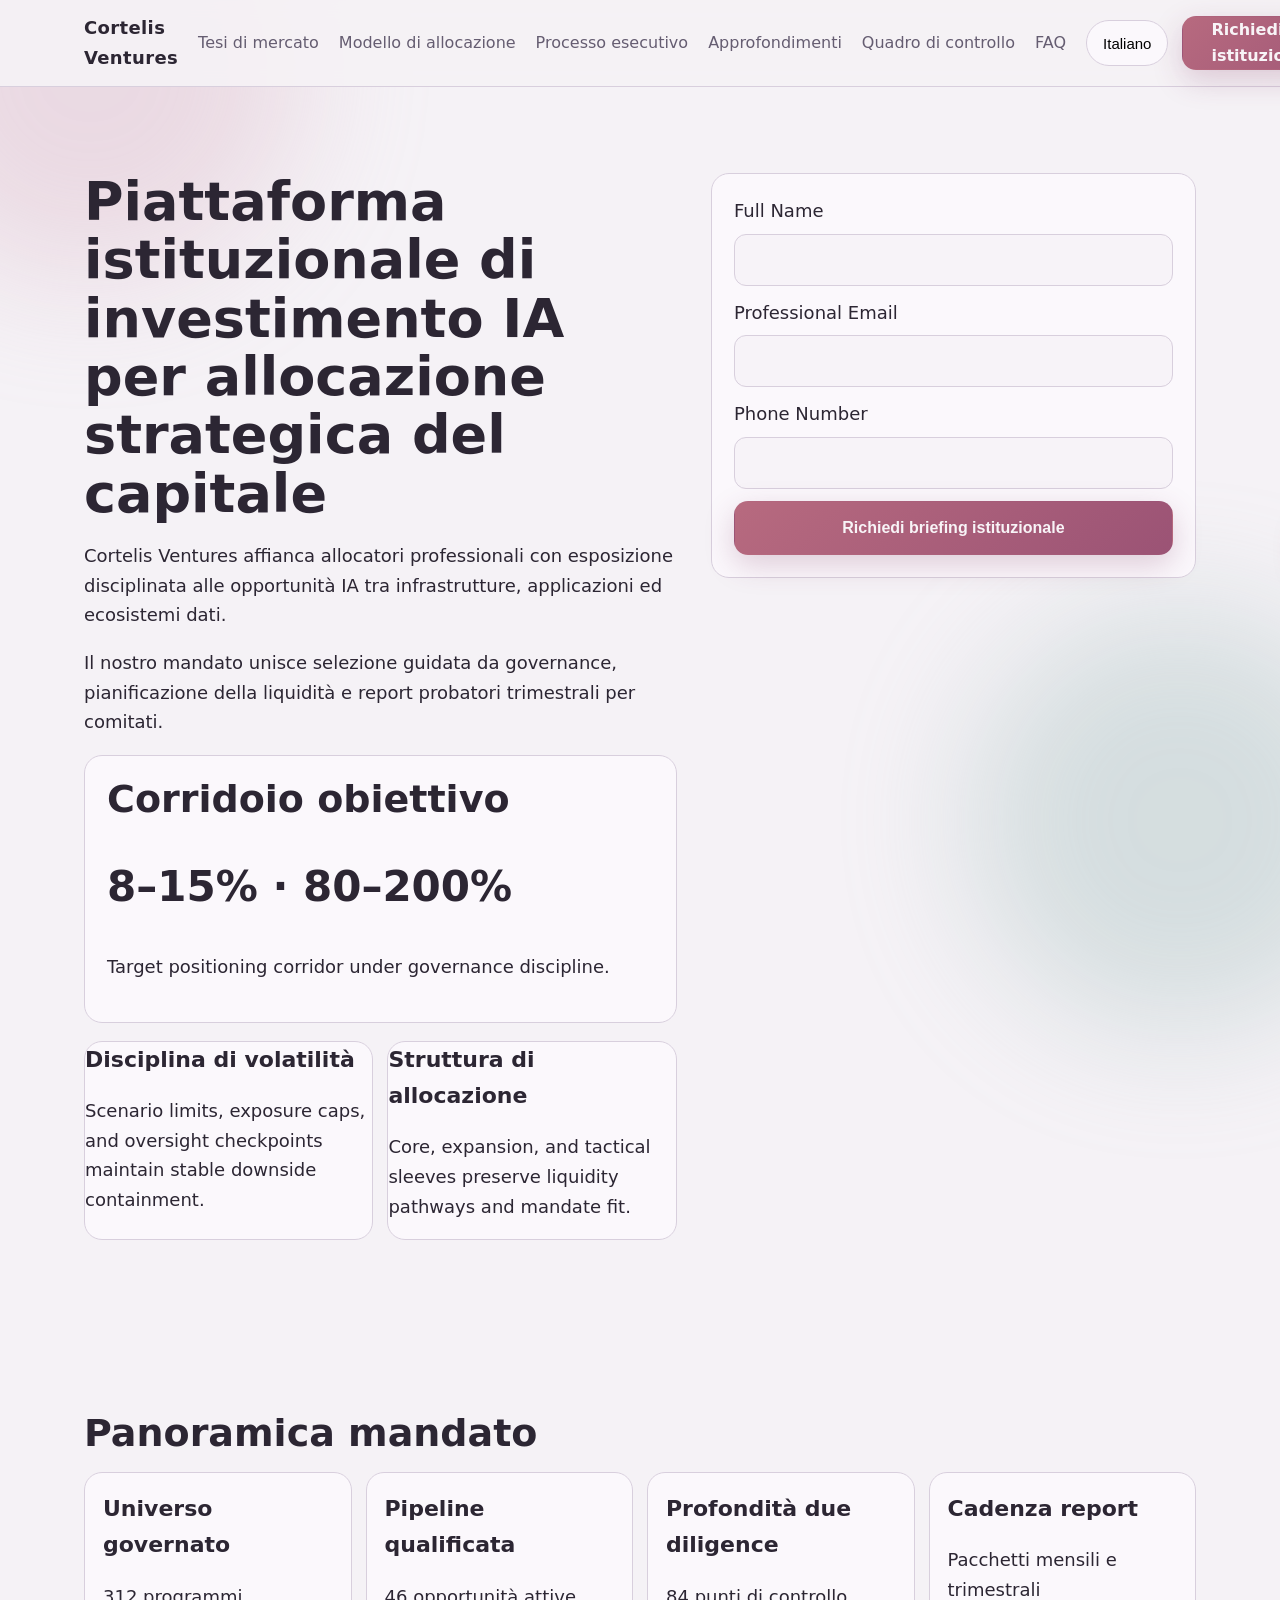
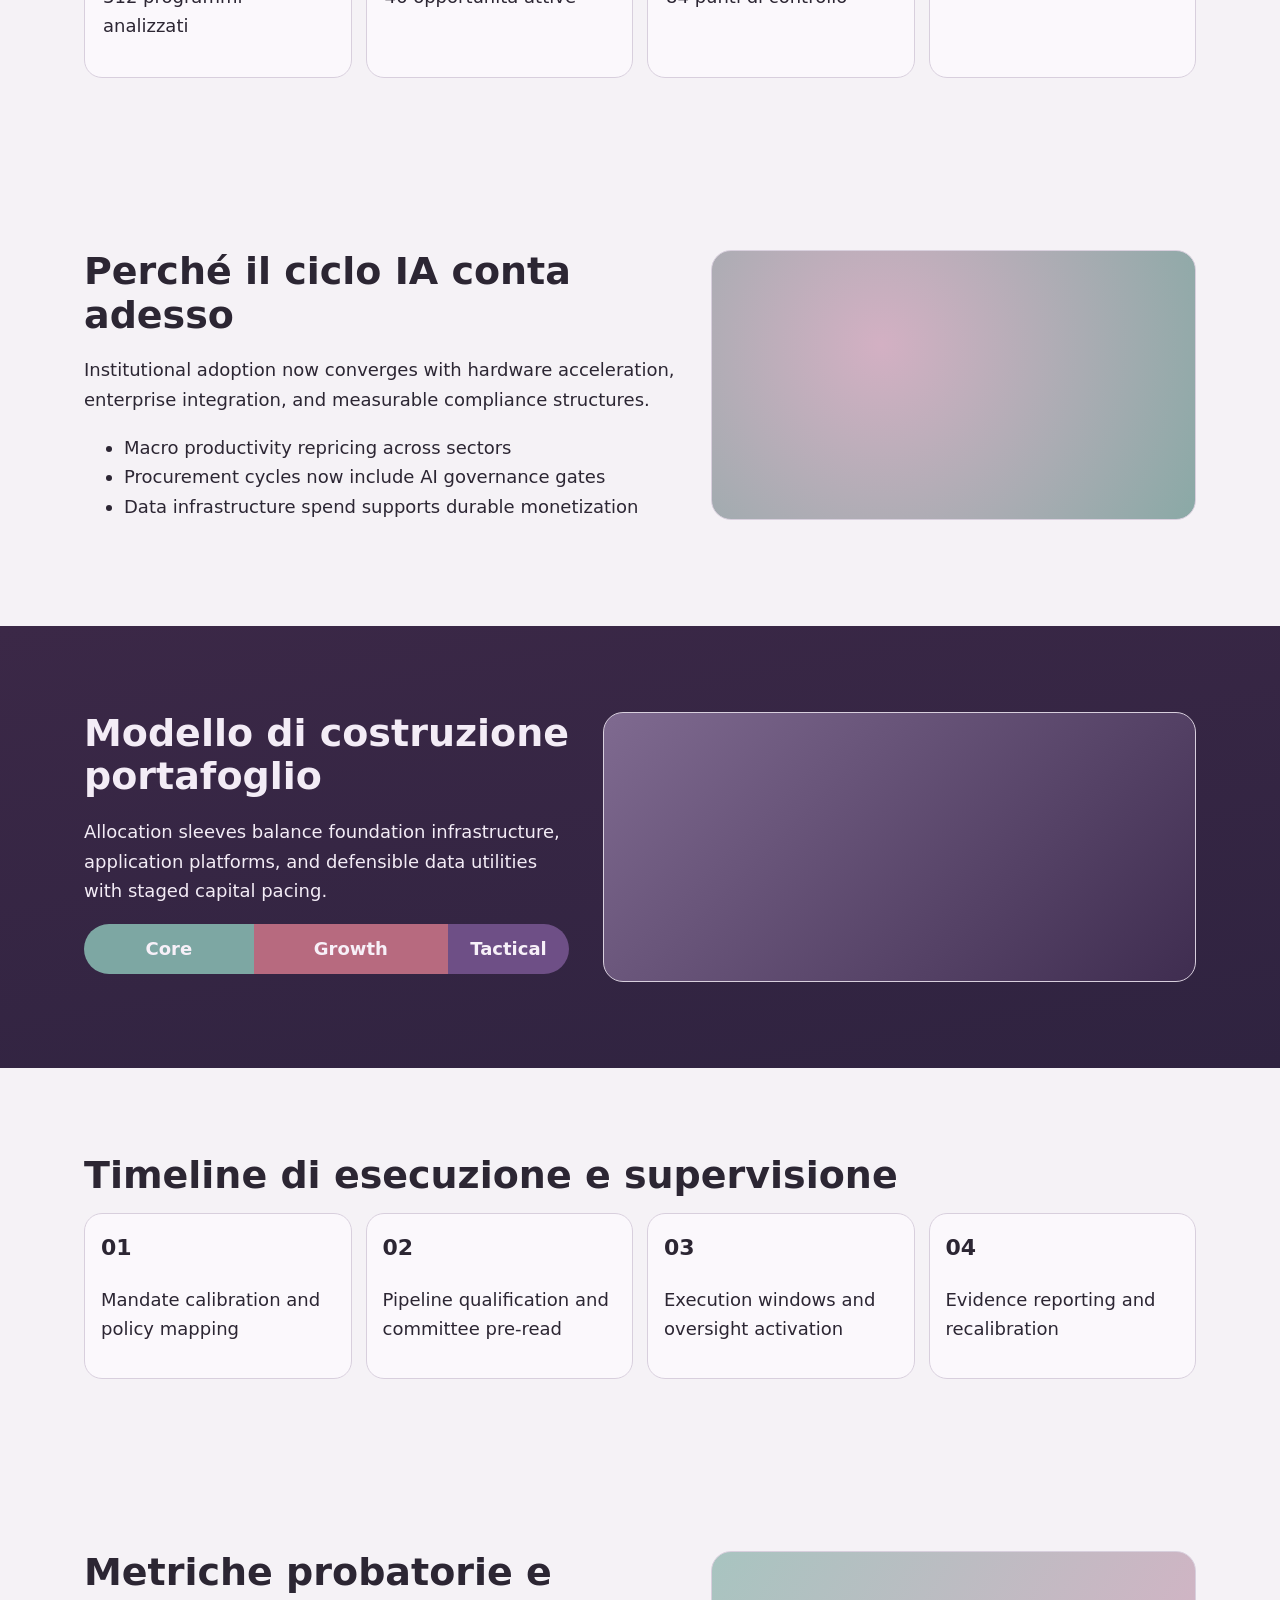
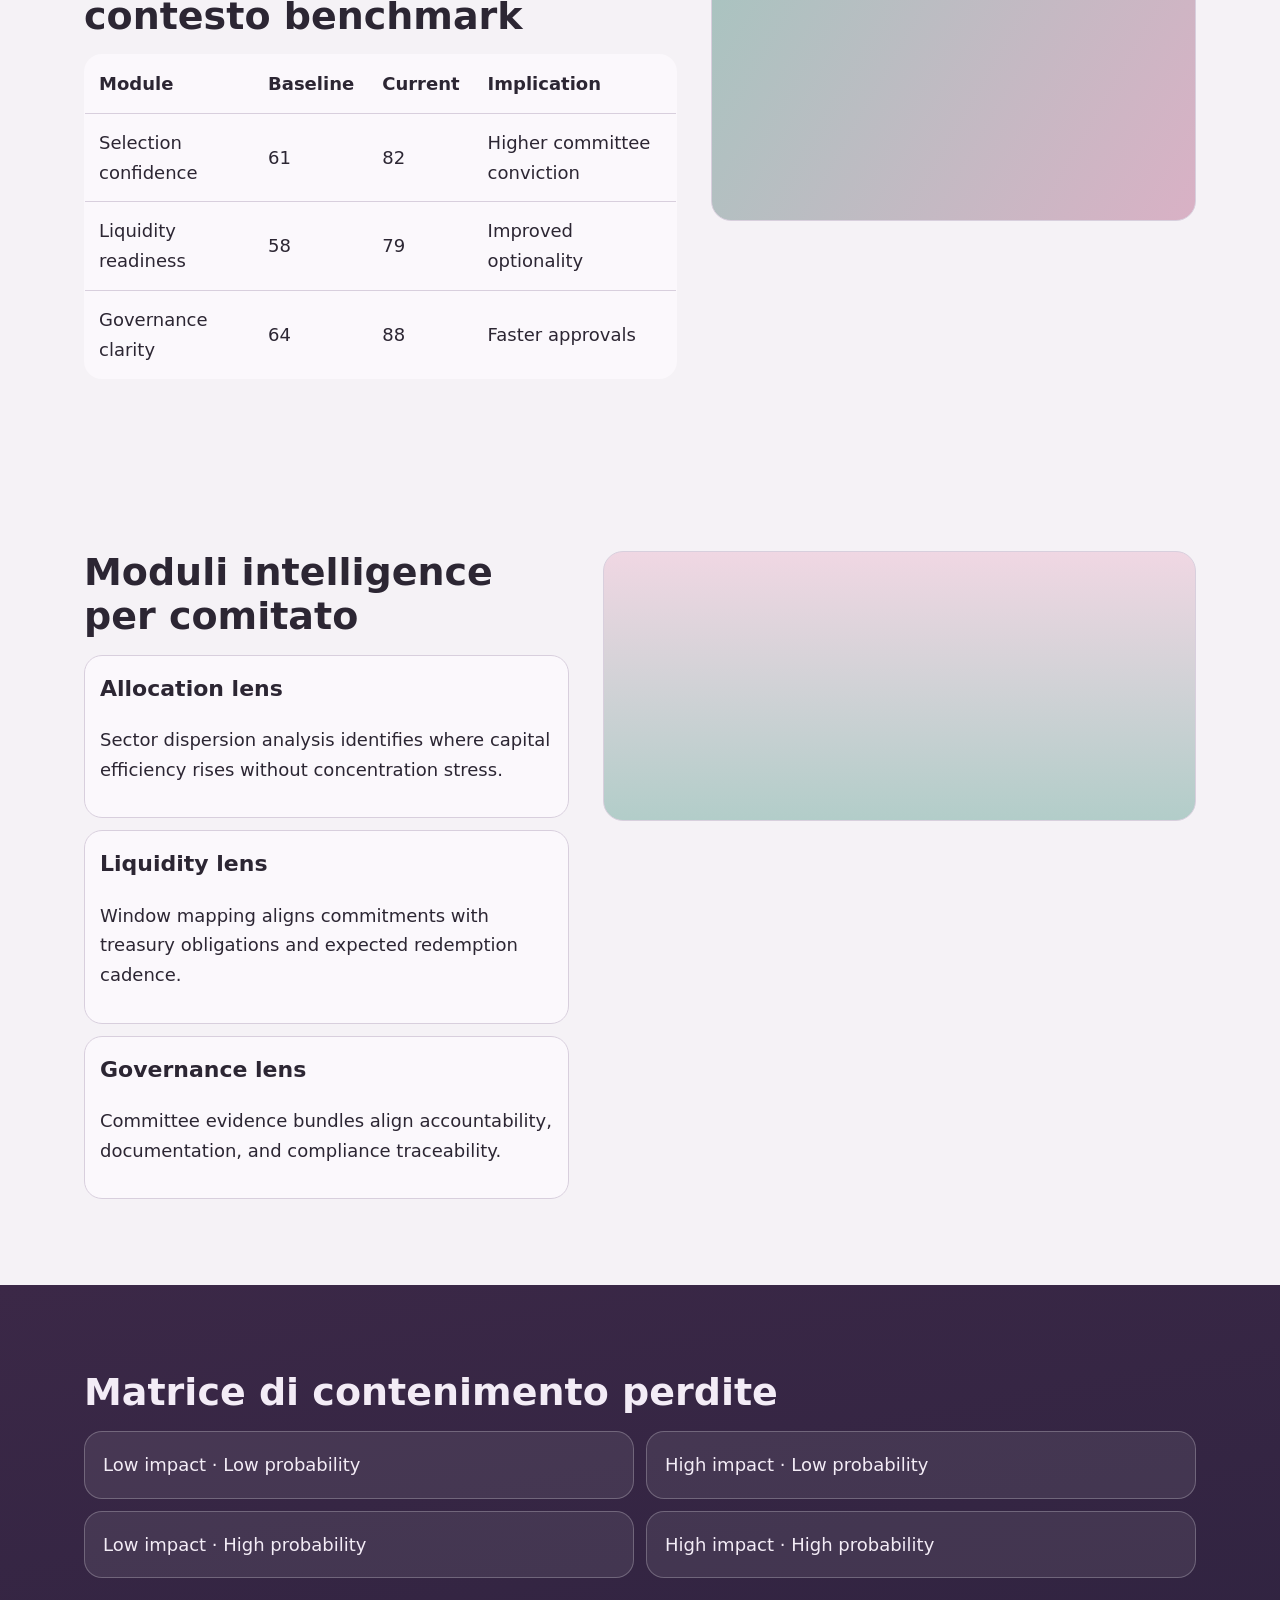
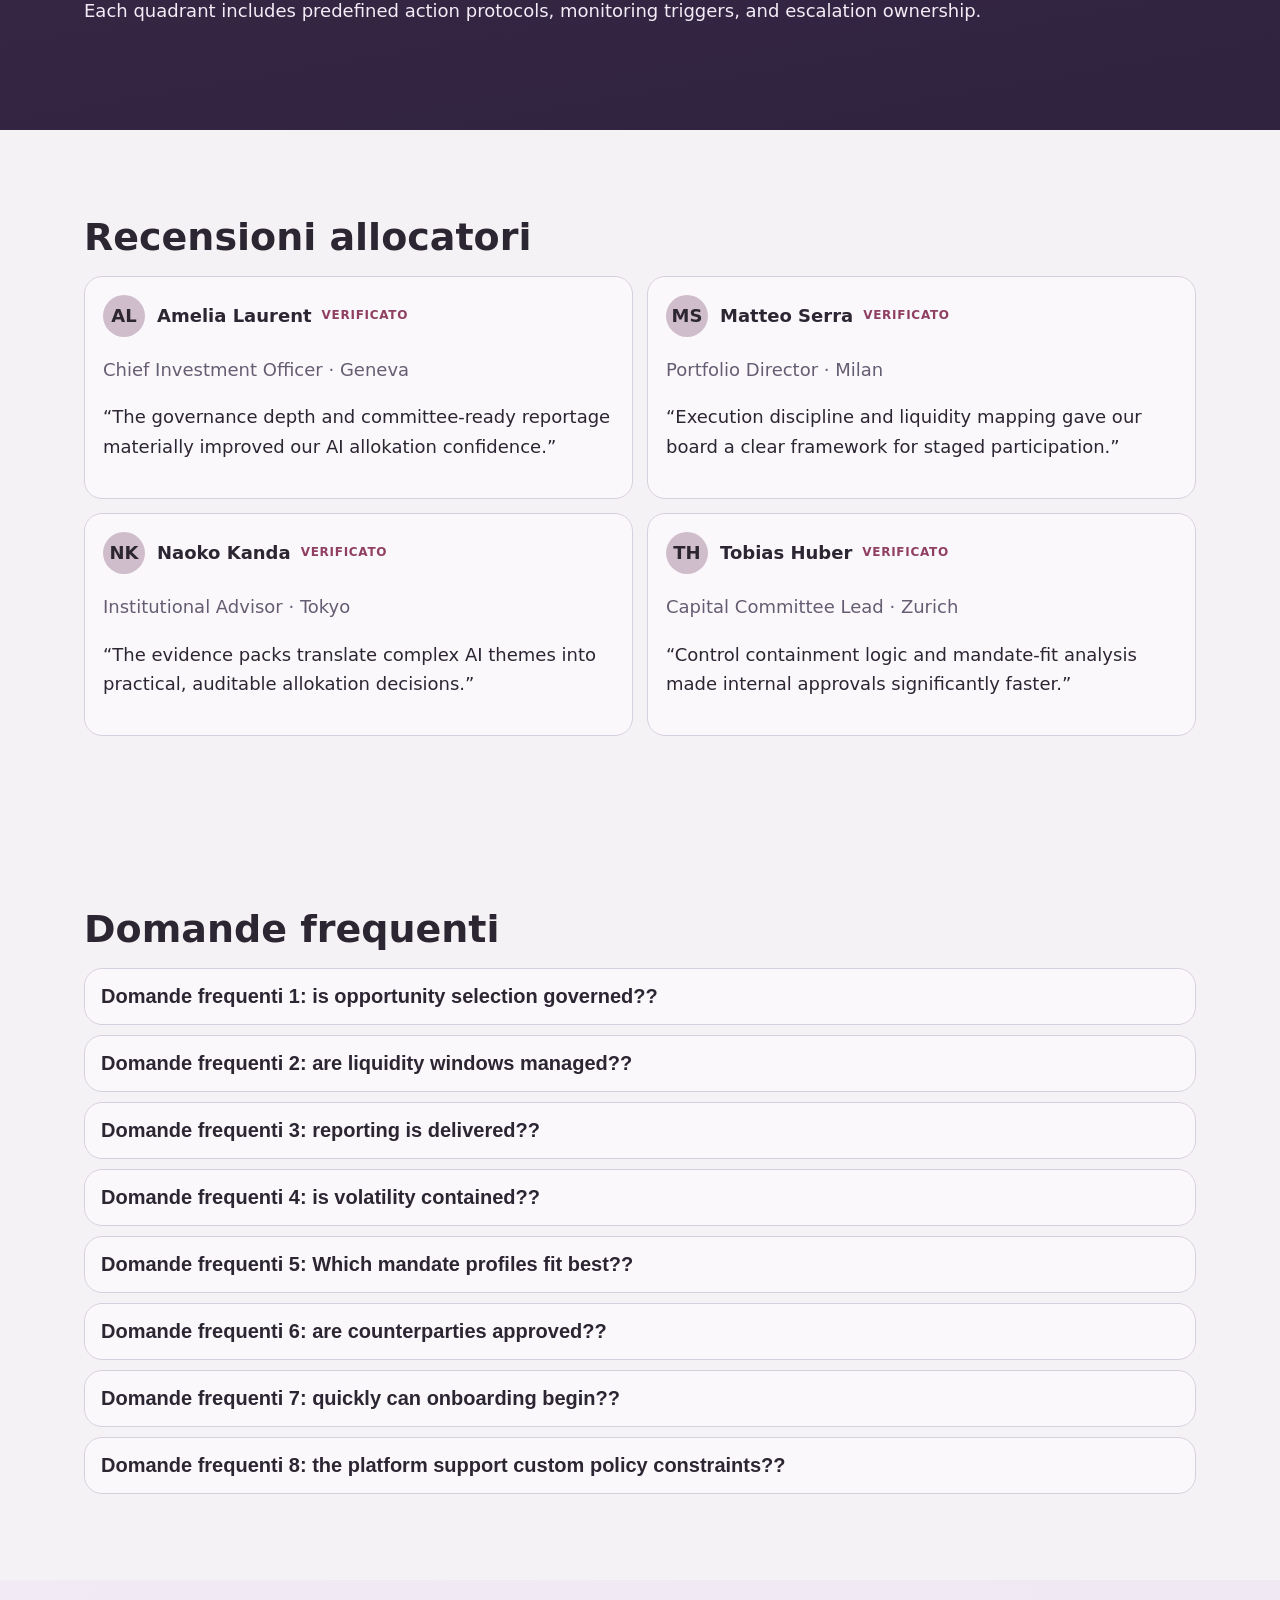
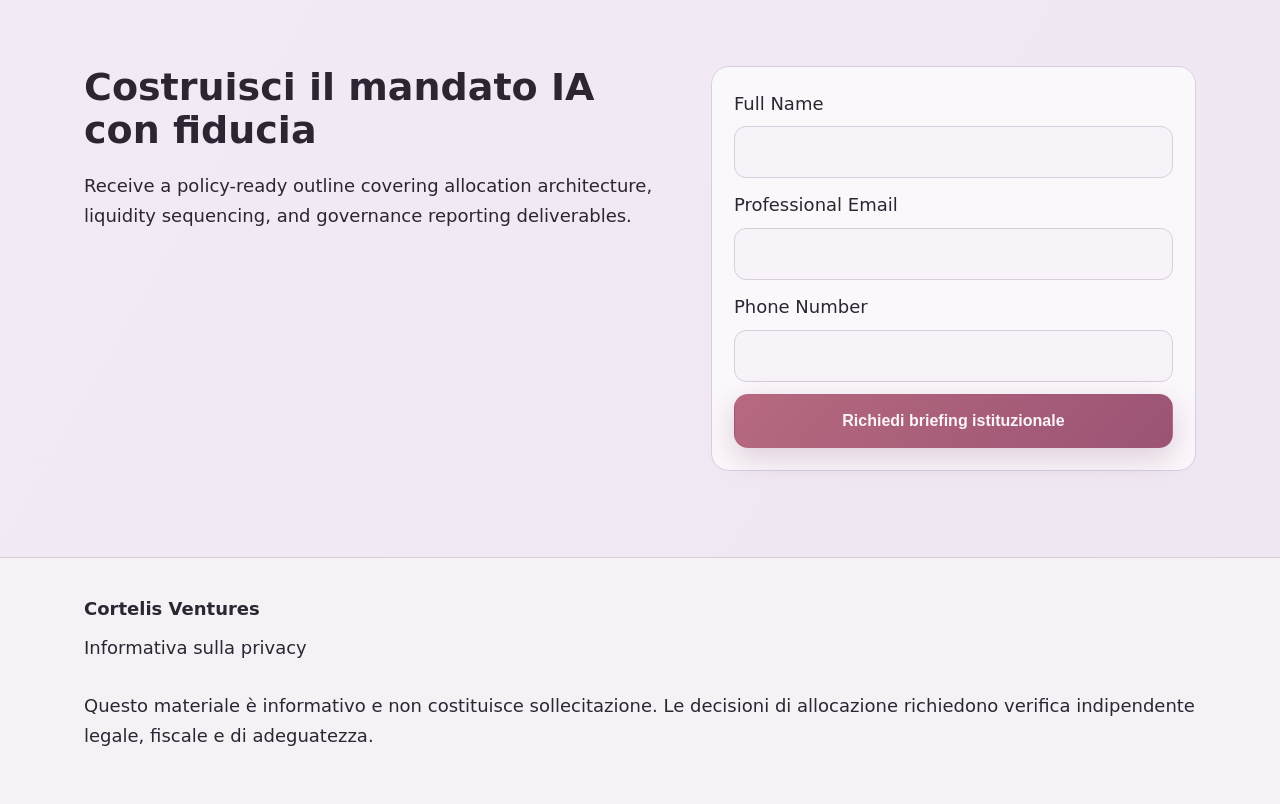
<file: it/index.html>
<!doctype html>
<html lang="it">
<head>
  <meta charset="utf-8">
  <meta name="viewport" content="width=device-width, initial-scale=1">
  <title>Cortelis Ventures | Piattaforma istituzionale di investimento IA</title>
  <meta name="description" content="Cortelis Ventures offre una piattaforma istituzionale di investimento IA con governance, reportistica e costruzione disciplinata.">
  <link rel="canonical" href="https://www.cortelisventures.com/it/index.html">
  <link rel="alternate" hreflang="en" href="https://www.cortelisventures.com/index.html">
  <link rel="alternate" hreflang="de" href="https://www.cortelisventures.com/de/index.html">
  <link rel="alternate" hreflang="fr" href="https://www.cortelisventures.com/fr/index.html">
  <link rel="alternate" hreflang="es" href="https://www.cortelisventures.com/es/index.html">
  <link rel="alternate" hreflang="it" href="https://www.cortelisventures.com/it/index.html">
  <link rel="alternate" hreflang="tr" href="https://www.cortelisventures.com/tr/index.html">
  <link rel="alternate" hreflang="pt" href="https://www.cortelisventures.com/pt/index.html">
  <link rel="alternate" hreflang="ja" href="https://www.cortelisventures.com/jp/index.html">
  <link rel="alternate" hreflang="sk" href="https://www.cortelisventures.com/sk/index.html">
  <link rel="alternate" hreflang="nl-BE" href="https://www.cortelisventures.com/be/index.html">
  <meta property="og:title" content="Cortelis Ventures | Piattaforma istituzionale di investimento IA">
  <meta property="og:description" content="Cortelis Ventures offre una piattaforma istituzionale di investimento IA con governance, reportistica e costruzione disciplinata.">
  <meta property="og:type" content="website">
  <meta property="og:url" content="https://www.cortelisventures.com/it/index.html">
  <meta name="twitter:card" content="summary_large_image">
  <meta name="twitter:title" content="Cortelis Ventures | Piattaforma istituzionale di investimento IA">
  <meta name="twitter:description" content="Cortelis Ventures offre una piattaforma istituzionale di investimento IA con governance, reportistica e costruzione disciplinata.">
  <link rel="stylesheet" href="../assets/style.css">
</head>
<body>
<div class="bg-glow glow-a"></div><div class="bg-glow glow-b"></div>
<header class="site-header">
  <div class="container header-wrap">
    <a class="brand" href="../index.html">Cortelis Ventures</a>
    <nav class="desktop-nav" aria-label="Primary navigation"><a href="#section-1">Tesi di mercato</a><a href="#section-2">Modello di allocazione</a><a href="#section-3">Processo esecutivo</a><a href="#section-4">Approfondimenti</a><a href="#section-5">Quadro di controllo</a><a href="#section-6">FAQ</a></nav>
    <div class="header-actions">
      <div class="lang-switcher" data-lang>
        <button class="lang-active" aria-haspopup="true" aria-expanded="false">Italiano</button>
        <div class="lang-menu"><a href="../index.html" class="lang-option"><svg viewBox="0 0 60 40" aria-hidden="true"><rect width="60" height="40" fill="#1a3f8f"/><path d="M0 0L60 40M60 0L0 40" stroke="#f6f3ef" stroke-width="8"/><path d="M0 0L60 40M60 0L0 40" stroke="#c63b4f" stroke-width="4"/><path d="M30 0v40M0 20h60" stroke="#f6f3ef" stroke-width="12"/><path d="M30 0v40M0 20h60" stroke="#c63b4f" stroke-width="7"/></svg><span>English</span></a>
<a href="../de/index.html" class="lang-option"><svg viewBox="0 0 60 40" aria-hidden="true"><rect width="60" height="13.4" fill="#222"/><rect y="13.3" width="60" height="13.4" fill="#d32d2d"/><rect y="26.6" width="60" height="13.4" fill="#f2c94c"/></svg><span>Deutsch</span></a>
<a href="../fr/index.html" class="lang-option"><svg viewBox="0 0 60 40" aria-hidden="true"><rect width="20" height="40" fill="#2052a3"/><rect x="20" width="20" height="40" fill="#f4f0ea"/><rect x="40" width="20" height="40" fill="#d84f5f"/></svg><span>Français</span></a>
<a href="../es/index.html" class="lang-option"><svg viewBox="0 0 60 40" aria-hidden="true"><rect width="60" height="10" fill="#b9343b"/><rect y="10" width="60" height="20" fill="#e8bf52"/><rect y="30" width="60" height="10" fill="#b9343b"/></svg><span>Español</span></a>
<a href="../it/index.html" class="lang-option"><svg viewBox="0 0 60 40" aria-hidden="true"><rect width="20" height="40" fill="#2f8f57"/><rect x="20" width="20" height="40" fill="#f3efe8"/><rect x="40" width="20" height="40" fill="#cc4f4f"/></svg><span>Italiano</span></a>
<a href="../tr/index.html" class="lang-option"><svg viewBox="0 0 60 40" aria-hidden="true"><rect width="60" height="40" fill="#c83e4d"/><circle cx="25" cy="20" r="9" fill="#f3efe8"/><circle cx="28" cy="20" r="7" fill="#c83e4d"/><polygon points="36,20 42,17 42,23" fill="#f3efe8"/></svg><span>Türkçe</span></a>
<a href="../pt/index.html" class="lang-option"><svg viewBox="0 0 60 40" aria-hidden="true"><rect width="24" height="40" fill="#2f8f57"/><rect x="24" width="36" height="40" fill="#be454f"/><circle cx="24" cy="20" r="7" fill="#e8bf52"/></svg><span>Português</span></a>
<a href="../jp/index.html" class="lang-option"><svg viewBox="0 0 60 40" aria-hidden="true"><rect width="60" height="40" fill="#f6f3ef"/><circle cx="30" cy="20" r="9" fill="#bf3d50"/></svg><span>日本語</span></a>
<a href="../sk/index.html" class="lang-option"><svg viewBox="0 0 60 40" aria-hidden="true"><rect width="60" height="13.4" fill="#f3efe8"/><rect y="13.3" width="60" height="13.4" fill="#2f66b3"/><rect y="26.6" width="60" height="13.4" fill="#be454f"/></svg><span>Slovenčina</span></a>
<a href="../be/index.html" class="lang-option"><svg viewBox="0 0 60 40" aria-hidden="true"><rect width="20" height="40" fill="#1f1f24"/><rect x="20" width="20" height="40" fill="#e3c24e"/><rect x="40" width="20" height="40" fill="#cb4a53"/></svg><span>Belgium</span></a></div>
      </div>
      <a class="btn btn-primary" href="#lead-form">Richiedi briefing istituzionale</a>
      <button class="burger" aria-label="Open menu" aria-expanded="false">☰</button>
    </div>
  </div>
</header>
<aside class="mobile-drawer" aria-hidden="true">
  <button class="drawer-close" aria-label="Close menu">✕</button>
  <nav class="drawer-nav"><a href="#section-1">Tesi di mercato</a><a href="#section-2">Modello di allocazione</a><a href="#section-3">Processo esecutivo</a><a href="#section-4">Approfondimenti</a><a href="#section-5">Quadro di controllo</a><a href="#section-6">FAQ</a></nav>
  <div class="lang-switcher" data-lang><button class="lang-active" aria-haspopup="true" aria-expanded="false">Italiano</button><div class="lang-menu"><a href="../index.html" class="lang-option"><svg viewBox="0 0 60 40" aria-hidden="true"><rect width="60" height="40" fill="#1a3f8f"/><path d="M0 0L60 40M60 0L0 40" stroke="#f6f3ef" stroke-width="8"/><path d="M0 0L60 40M60 0L0 40" stroke="#c63b4f" stroke-width="4"/><path d="M30 0v40M0 20h60" stroke="#f6f3ef" stroke-width="12"/><path d="M30 0v40M0 20h60" stroke="#c63b4f" stroke-width="7"/></svg><span>English</span></a>
<a href="../de/index.html" class="lang-option"><svg viewBox="0 0 60 40" aria-hidden="true"><rect width="60" height="13.4" fill="#222"/><rect y="13.3" width="60" height="13.4" fill="#d32d2d"/><rect y="26.6" width="60" height="13.4" fill="#f2c94c"/></svg><span>Deutsch</span></a>
<a href="../fr/index.html" class="lang-option"><svg viewBox="0 0 60 40" aria-hidden="true"><rect width="20" height="40" fill="#2052a3"/><rect x="20" width="20" height="40" fill="#f4f0ea"/><rect x="40" width="20" height="40" fill="#d84f5f"/></svg><span>Français</span></a>
<a href="../es/index.html" class="lang-option"><svg viewBox="0 0 60 40" aria-hidden="true"><rect width="60" height="10" fill="#b9343b"/><rect y="10" width="60" height="20" fill="#e8bf52"/><rect y="30" width="60" height="10" fill="#b9343b"/></svg><span>Español</span></a>
<a href="../it/index.html" class="lang-option"><svg viewBox="0 0 60 40" aria-hidden="true"><rect width="20" height="40" fill="#2f8f57"/><rect x="20" width="20" height="40" fill="#f3efe8"/><rect x="40" width="20" height="40" fill="#cc4f4f"/></svg><span>Italiano</span></a>
<a href="../tr/index.html" class="lang-option"><svg viewBox="0 0 60 40" aria-hidden="true"><rect width="60" height="40" fill="#c83e4d"/><circle cx="25" cy="20" r="9" fill="#f3efe8"/><circle cx="28" cy="20" r="7" fill="#c83e4d"/><polygon points="36,20 42,17 42,23" fill="#f3efe8"/></svg><span>Türkçe</span></a>
<a href="../pt/index.html" class="lang-option"><svg viewBox="0 0 60 40" aria-hidden="true"><rect width="24" height="40" fill="#2f8f57"/><rect x="24" width="36" height="40" fill="#be454f"/><circle cx="24" cy="20" r="7" fill="#e8bf52"/></svg><span>Português</span></a>
<a href="../jp/index.html" class="lang-option"><svg viewBox="0 0 60 40" aria-hidden="true"><rect width="60" height="40" fill="#f6f3ef"/><circle cx="30" cy="20" r="9" fill="#bf3d50"/></svg><span>日本語</span></a>
<a href="../sk/index.html" class="lang-option"><svg viewBox="0 0 60 40" aria-hidden="true"><rect width="60" height="13.4" fill="#f3efe8"/><rect y="13.3" width="60" height="13.4" fill="#2f66b3"/><rect y="26.6" width="60" height="13.4" fill="#be454f"/></svg><span>Slovenčina</span></a>
<a href="../be/index.html" class="lang-option"><svg viewBox="0 0 60 40" aria-hidden="true"><rect width="20" height="40" fill="#1f1f24"/><rect x="20" width="20" height="40" fill="#e3c24e"/><rect x="40" width="20" height="40" fill="#cb4a53"/></svg><span>Belgium</span></a></div></div>
  <a class="btn btn-primary" href="#lead-form">Richiedi briefing istituzionale</a>
</aside><div class="drawer-overlay"></div>
<main>
<section class="hero section-light" id="section-1"><div class="container hero-grid"><div><h1>Piattaforma istituzionale di investimento IA per allocazione strategica del capitale</h1><p>Cortelis Ventures affianca allocatori professionali con esposizione disciplinata alle opportunità IA tra infrastrutture, applicazioni ed ecosistemi dati.</p><p>Il nostro mandato unisce selezione guidata da governance, pianificazione della liquidità e report probatori trimestrali per comitati.</p><div class="return-module"><h2>Corridoio obiettivo</h2><p class="big">8–15% · 80–200%</p><p>Target positioning corridor under governance discipline.</p></div><div class="hero-mini"><article><h3>Disciplina di volatilità</h3><p>Scenario limits, exposure caps, and oversight checkpoints maintain stable downside containment.</p></article><article><h3>Struttura di allocazione</h3><p>Core, expansion, and tactical sleeves preserve liquidity pathways and mandate fit.</p></article></div></div>
<form class="lead-form" id="lead-form"><label>Full Name<input type="text" name="name" required></label><label>Professional Email<input type="email" name="email" required></label><label>Phone Number<input type="tel" name="phone" required></label><button class="btn btn-primary" type="submit">Richiedi briefing istituzionale</button></form>
</div></section>
<section class="section-light" id="section-2"><div class="container"><h2>Panoramica mandato</h2><div class="kpi-grid"><article class="kpi-card reveal"><h3>Universo governato</h3><p>312 programmi analizzati</p></article><article class="kpi-card reveal"><h3>Pipeline qualificata</h3><p>46 opportunità attive</p></article><article class="kpi-card reveal"><h3>Profondità due diligence</h3><p>84 punti di controllo</p></article><article class="kpi-card reveal"><h3>Cadenza report</h3><p>Pacchetti mensili e trimestrali</p></article></div></div></section>
<section class="section-light" id="section-3"><div class="container split"><div><h2>Perché il ciclo IA conta adesso</h2><p>Institutional adoption now converges with hardware acceleration, enterprise integration, and measurable compliance structures.</p><ul><li>Macro productivity repricing across sectors</li><li>Procurement cycles now include AI governance gates</li><li>Data infrastructure spend supports durable monetization</li></ul></div><div class="visual ring"></div></div></section>
<section class="section-dark" id="section-4"><div class="container split reverse"><div><h2>Modello di costruzione portafoglio</h2><p>Allocation sleeves balance foundation infrastructure, application platforms, and defensible data utilities with staged capital pacing.</p><div class="stacked-bar"><span style="width:35%">Core</span><span style="width:40%">Growth</span><span style="width:25%">Tactical</span></div></div><div class="visual flow"></div></div></section>
<section class="section-light" id="section-5"><div class="container"><h2>Timeline di esecuzione e supervisione</h2><div class="timeline"><article><h3>01</h3><p>Mandate calibration and policy mapping</p></article><article><h3>02</h3><p>Pipeline qualification and committee pre-read</p></article><article><h3>03</h3><p>Execution windows and oversight activation</p></article><article><h3>04</h3><p>Evidence reporting and recalibration</p></article></div></div></section>
<section class="section-light" id="section-6"><div class="container split"><div><h2>Metriche probatorie e contesto benchmark</h2><table><thead><tr><th>Module</th><th>Baseline</th><th>Current</th><th>Implication</th></tr></thead><tbody><tr><td>Selection confidence</td><td>61</td><td>82</td><td>Higher committee conviction</td></tr><tr><td>Liquidity readiness</td><td>58</td><td>79</td><td>Improved optionality</td></tr><tr><td>Governance clarity</td><td>64</td><td>88</td><td>Faster approvals</td></tr></tbody></table></div><div class="visual dual"></div></div></section>
<section class="section-light" id="section-7"><div class="container split reverse"><div><h2>Moduli intelligence per comitato</h2><div class="insight-cards"><article><h3>Allocation lens</h3><p>Sector dispersion analysis identifies where capital efficiency rises without concentration stress.</p></article><article><h3>Liquidity lens</h3><p>Window mapping aligns commitments with treasury obligations and expected redemption cadence.</p></article><article><h3>Governance lens</h3><p>Committee evidence bundles align accountability, documentation, and compliance traceability.</p></article></div></div><div class="visual waterfall"></div></div></section>
<section class="section-dark" id="section-8"><div class="container"><h2>Matrice di contenimento perdite</h2><div class="matrix"><div>Low impact · Low probability</div><div>High impact · Low probability</div><div>Low impact · High probability</div><div>High impact · High probability</div></div><p>Each quadrant includes predefined action protocols, monitoring triggers, and escalation ownership.</p></div></section>
<section class="section-light" id="section-9"><div class="container"><h2>Recensioni allocatori</h2><div class="review-grid"><article class="review-card reveal"><div class="review-head"><div class="avatar">AL</div><div class="identity"><strong>Amelia Laurent</strong><span>VERIFICATO</span></div></div><p class="role">Chief Investment Officer · Geneva</p><p>“The governance depth and committee-ready reportage materially improved our AI allokation confidence.”</p></article><article class="review-card reveal"><div class="review-head"><div class="avatar">MS</div><div class="identity"><strong>Matteo Serra</strong><span>VERIFICATO</span></div></div><p class="role">Portfolio Director · Milan</p><p>“Execution discipline and liquidity mapping gave our board a clear framework for staged participation.”</p></article><article class="review-card reveal"><div class="review-head"><div class="avatar">NK</div><div class="identity"><strong>Naoko Kanda</strong><span>VERIFICATO</span></div></div><p class="role">Institutional Advisor · Tokyo</p><p>“The evidence packs translate complex AI themes into practical, auditable allokation decisions.”</p></article><article class="review-card reveal"><div class="review-head"><div class="avatar">TH</div><div class="identity"><strong>Tobias Huber</strong><span>VERIFICATO</span></div></div><p class="role">Capital Committee Lead · Zurich</p><p>“Control containment logic and mandate-fit analysis made internal approvals significantly faster.”</p></article></div></div></section>
<section class="section-light" id="section-10"><div class="container"><h2>Domande frequenti</h2><div class="faq-list"><div class="faq-item"><button class="faq-question" aria-expanded="false">Domande frequenti 1: is opportunity selection governed??</button><div class="faq-answer"><p>Selection combines thematic scoring, legal review, technical validation, and committee approval with auditable evidence logs.</p></div></div><div class="faq-item"><button class="faq-question" aria-expanded="false">Domande frequenti 2: are liquidity windows managed??</button><div class="faq-answer"><p>Each sleeve uses staggered entry and exit windows so committees can preserve optionality under varying market conditions.</p></div></div><div class="faq-item"><button class="faq-question" aria-expanded="false">Domande frequenti 3: reporting is delivered??</button><div class="faq-answer"><p>You receive monthly operational packs and quarterly governance dossiers with benchmark comparisons and mandate commentary.</p></div></div><div class="faq-item"><button class="faq-question" aria-expanded="false">Domande frequenti 4: is volatility contained??</button><div class="faq-answer"><p>Position sizing, exposure caps, and stress scenarios are calibrated before deployment and reviewed through formal oversight gates.</p></div></div><div class="faq-item"><button class="faq-question" aria-expanded="false">Domande frequenti 5: Which mandate profiles fit best??</button><div class="faq-answer"><p>The framework supports endowments, family offices, pension sub-portfolios, and treasury diversification programs.</p></div></div><div class="faq-item"><button class="faq-question" aria-expanded="false">Domande frequenti 6: are counterparties approved??</button><div class="faq-answer"><p>Counterparties pass compliance checks, operational control verification, and contractual safeguards before allocation approval.</p></div></div><div class="faq-item"><button class="faq-question" aria-expanded="false">Domande frequenti 7: quickly can onboarding begin??</button><div class="faq-answer"><p>A structured onboarding path can begin within ten business days after documentation and committee sign-off.</p></div></div><div class="faq-item"><button class="faq-question" aria-expanded="false">Domande frequenti 8: the platform support custom policy constraints??</button><div class="faq-answer"><p>Yes. Allocation constraints, exclusion rules, and reporting templates are configured to your policy architecture.</p></div></div></div></div></section>
<section class="section-light final-cta" id="section-11"><div class="container split"><div><h2>Costruisci il mandato IA con fiducia</h2><p>Receive a policy-ready outline covering allocation architecture, liquidity sequencing, and governance reporting deliverables.</p></div><form class="lead-form"><label>Full Name<input type="text" name="name" required></label><label>Professional Email<input type="email" name="email" required></label><label>Phone Number<input type="tel" name="phone" required></label><button class="btn btn-primary" type="submit">Richiedi briefing istituzionale</button></form></div></section>
</main>
<footer><div class="container footer-wrap"><strong>Cortelis Ventures</strong><a href="#" data-open-privacy>Informativa sulla privacy</a><p>Questo materiale è informativo e non costituisce sollecitazione. Le decisioni di allocazione richiedono verifica indipendente legale, fiscale e di adeguatezza.</p></div></footer>
<div class="modal" id="privacy-modal" aria-hidden="true"><div class="modal-dialog" role="dialog" aria-modal="true"><button class="modal-x" aria-label="Close">✕</button><h2>Informativa sulla privacy</h2><div class="modal-body"><section><h3>Introduction</h3><p>This policy explains how Cortelis Ventures handles personal information submitted through this website and related communications.</p></section><section><h3>Data collection</h3><p>We collect contact details, professional identifiers, engagement data, and consent records required for institutional communications.</p></section><section><h3>Legal basis</h3><p>Processing is based on consent, legitimate interest, and contractual preparation aligned with applicable regulations.</p></section><section><h3>Cookies</h3><p>Essential cookies maintain secure sessions and analytics cookies measure anonymized interaction patterns.</p></section><section><h3>Retention</h3><p>Information is retained only for operational necessity, regulatory obligations, and documented communication preferences.</p></section><section><h3>Third-party sharing</h3><p>Data may be shared with regulated service providers under contractual confidentiality and security obligations.</p></section><section><h3>Security</h3><p>Administrative, technical, and organizational controls protect data against unauthorized access, alteration, or loss.</p></section><section><h3>User rights</h3><p>You may request access, correction, deletion, restriction, portability, or objection through the contact channel below.</p></section><section><h3>International transfers</h3><p>Cross-border transfers rely on recognized safeguards, adequacy mechanisms, and contractual protection clauses.</p></section><section><h3>Industry risk disclosure</h3><p>Digital channels may involve residual transmission vulnerabilities; users should avoid sending highly sensitive credentials.</p></section><section><h3>Contact</h3><p>For privacy requests contact compliance@cortelisventures.com and include your jurisdiction and request scope.</p></section></div><div class="modal-foot"><button class="btn btn-secondary" data-close-modal>Close</button></div></div></div>
<script type="application/ld+json">{"@context":"https://schema.org","@type":"Organization","name":"Cortelis Ventures","url":"https://www.cortelisventures.com/"}</script>
<script type="application/ld+json">{"@context":"https://schema.org","@type":"WebSite","name":"Cortelis Ventures","url":"https://www.cortelisventures.com/"}</script>
<script type="application/ld+json">{"@context":"https://schema.org","@type":"FAQPage","mainEntity":[{"@type":"Question","name":"Domande frequenti 1: is opportunity selection governed??","acceptedAnswer":{"@type":"Answer","text":"Selection combines thematic scoring, legal review, technical validation, and committee approval with auditable evidence logs."}},{"@type":"Question","name":"Domande frequenti 2: are liquidity windows managed??","acceptedAnswer":{"@type":"Answer","text":"Each sleeve uses staggered entry and exit windows so committees can preserve optionality under varying market conditions."}},{"@type":"Question","name":"Domande frequenti 3: reporting is delivered??","acceptedAnswer":{"@type":"Answer","text":"You receive monthly operational packs and quarterly governance dossiers with benchmark comparisons and mandate commentary."}},{"@type":"Question","name":"Domande frequenti 4: is volatility contained??","acceptedAnswer":{"@type":"Answer","text":"Position sizing, exposure caps, and stress scenarios are calibrated before deployment and reviewed through formal oversight gates."}},{"@type":"Question","name":"Domande frequenti 5: Which mandate profiles fit best??","acceptedAnswer":{"@type":"Answer","text":"The framework supports endowments, family offices, pension sub-portfolios, and treasury diversification programs."}},{"@type":"Question","name":"Domande frequenti 6: are counterparties approved??","acceptedAnswer":{"@type":"Answer","text":"Counterparties pass compliance checks, operational control verification, and contractual safeguards before allocation approval."}},{"@type":"Question","name":"Domande frequenti 7: quickly can onboarding begin??","acceptedAnswer":{"@type":"Answer","text":"A structured onboarding path can begin within ten business days after documentation and committee sign-off."}},{"@type":"Question","name":"Domande frequenti 8: the platform support custom policy constraints??","acceptedAnswer":{"@type":"Answer","text":"Yes. Allocation constraints, exclusion rules, and reporting templates are configured to your policy architecture."}}]}</script>
<script type="application/ld+json">{"@context":"https://schema.org","@type":"Review","itemReviewed":{"@type":"Organization","name":"Cortelis Ventures"},"author":{"@type":"Person","name":"Amelia Laurent"},"reviewBody":"The governance depth and committee-ready reportage materially improved our AI allokation confidence."}</script>
<script defer src="../assets/app.js"></script>
</body></html>
</file>
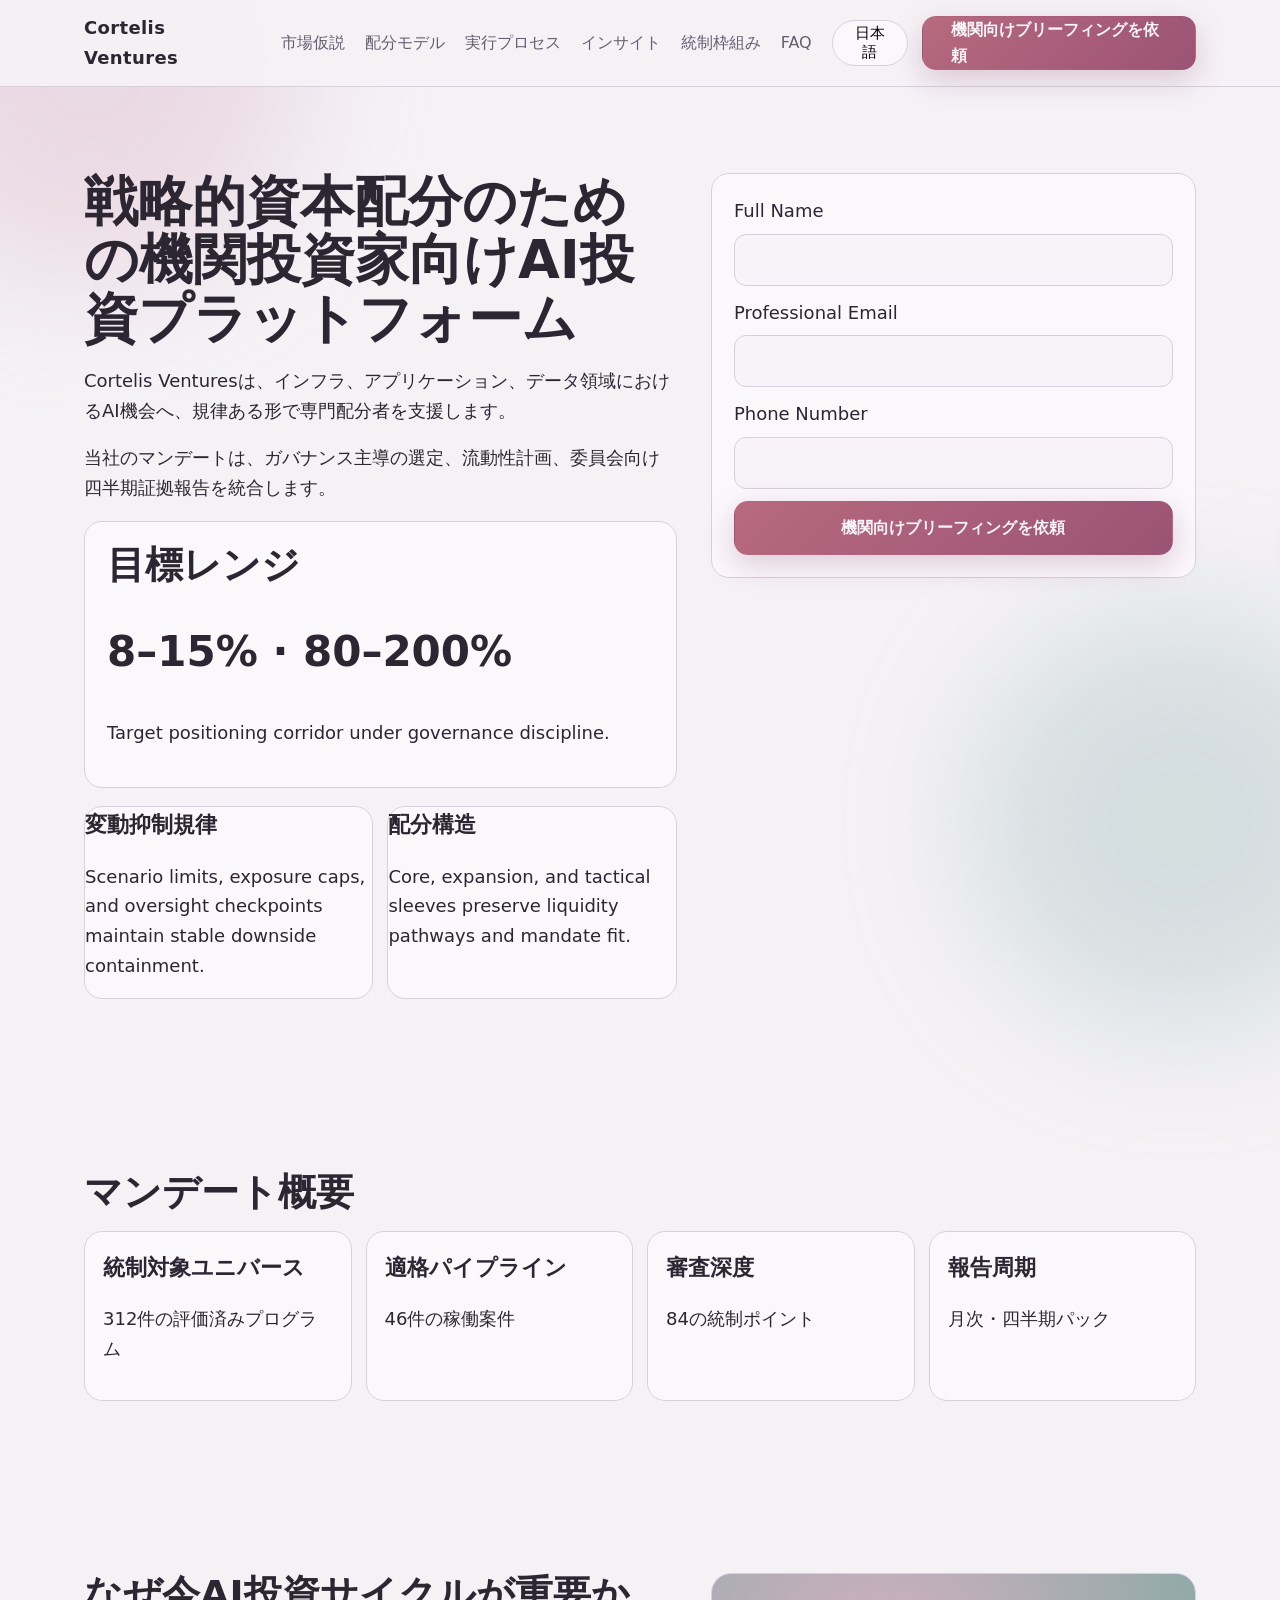
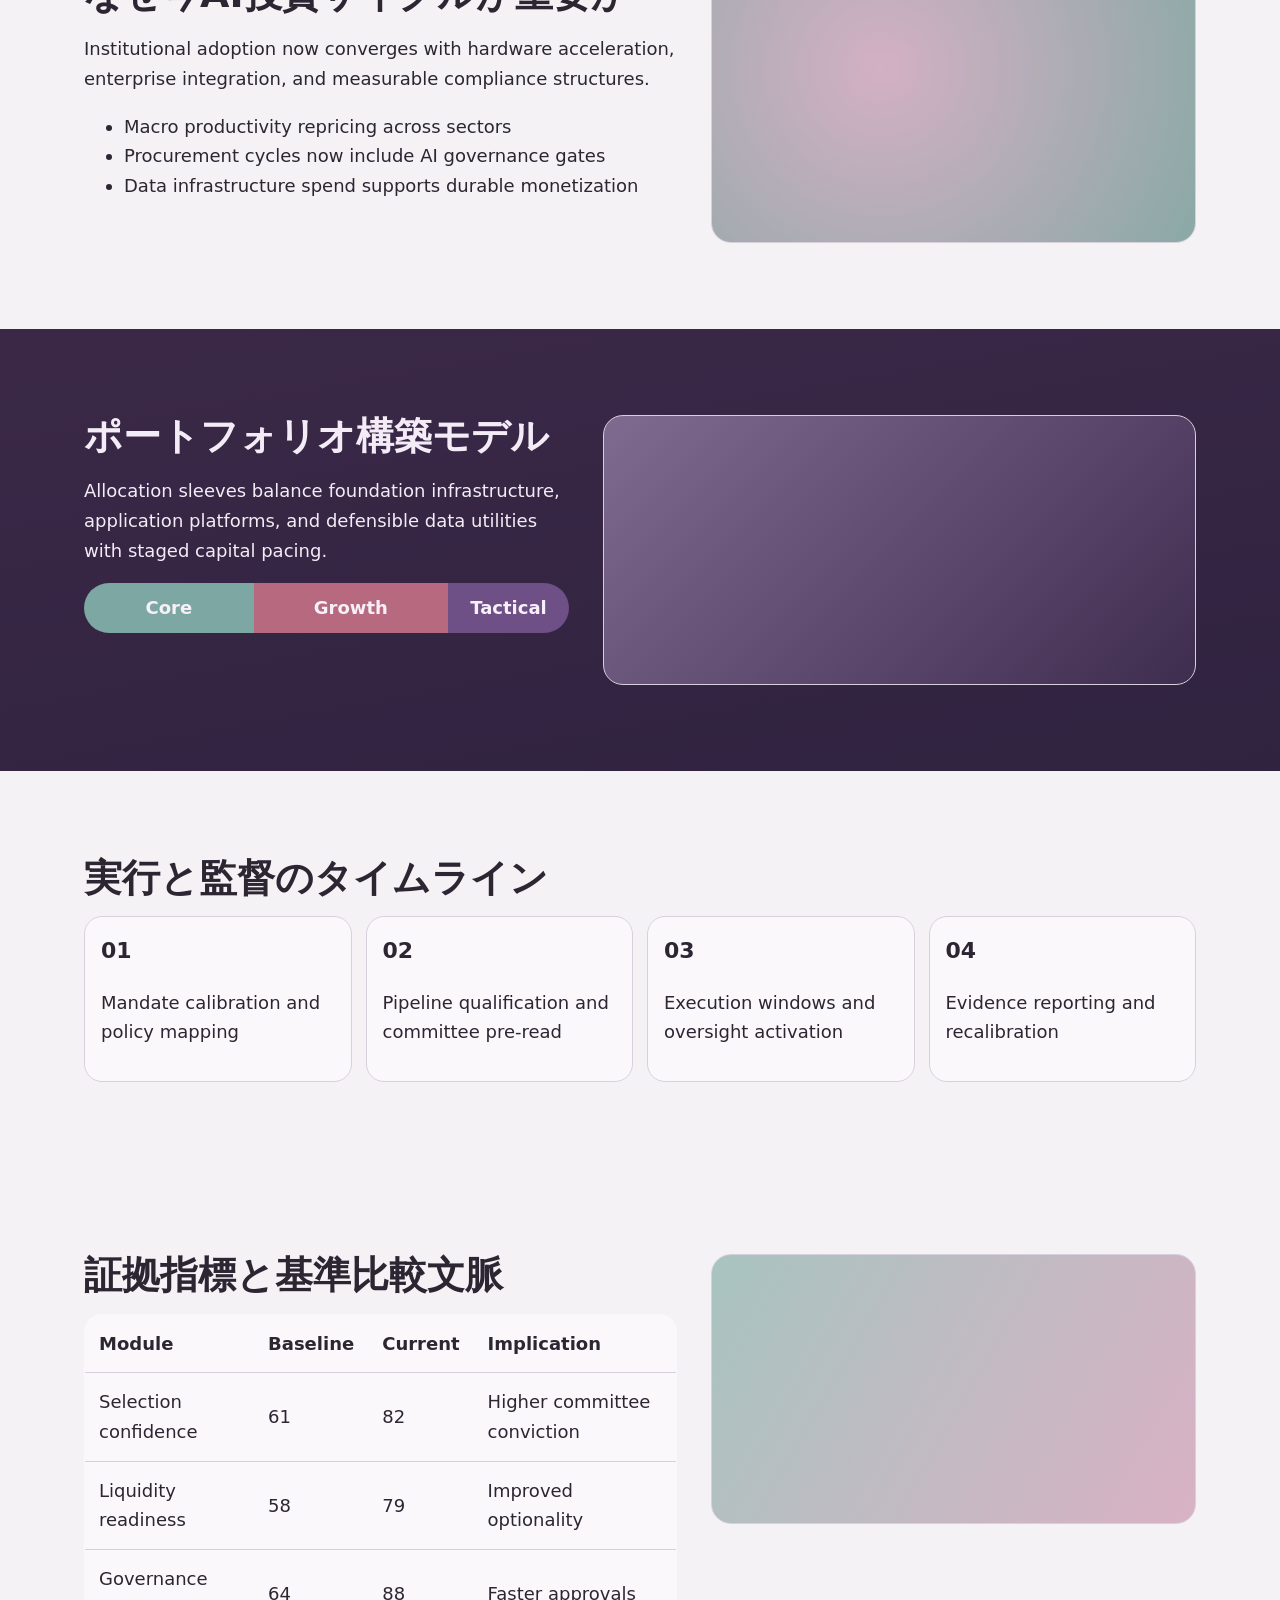
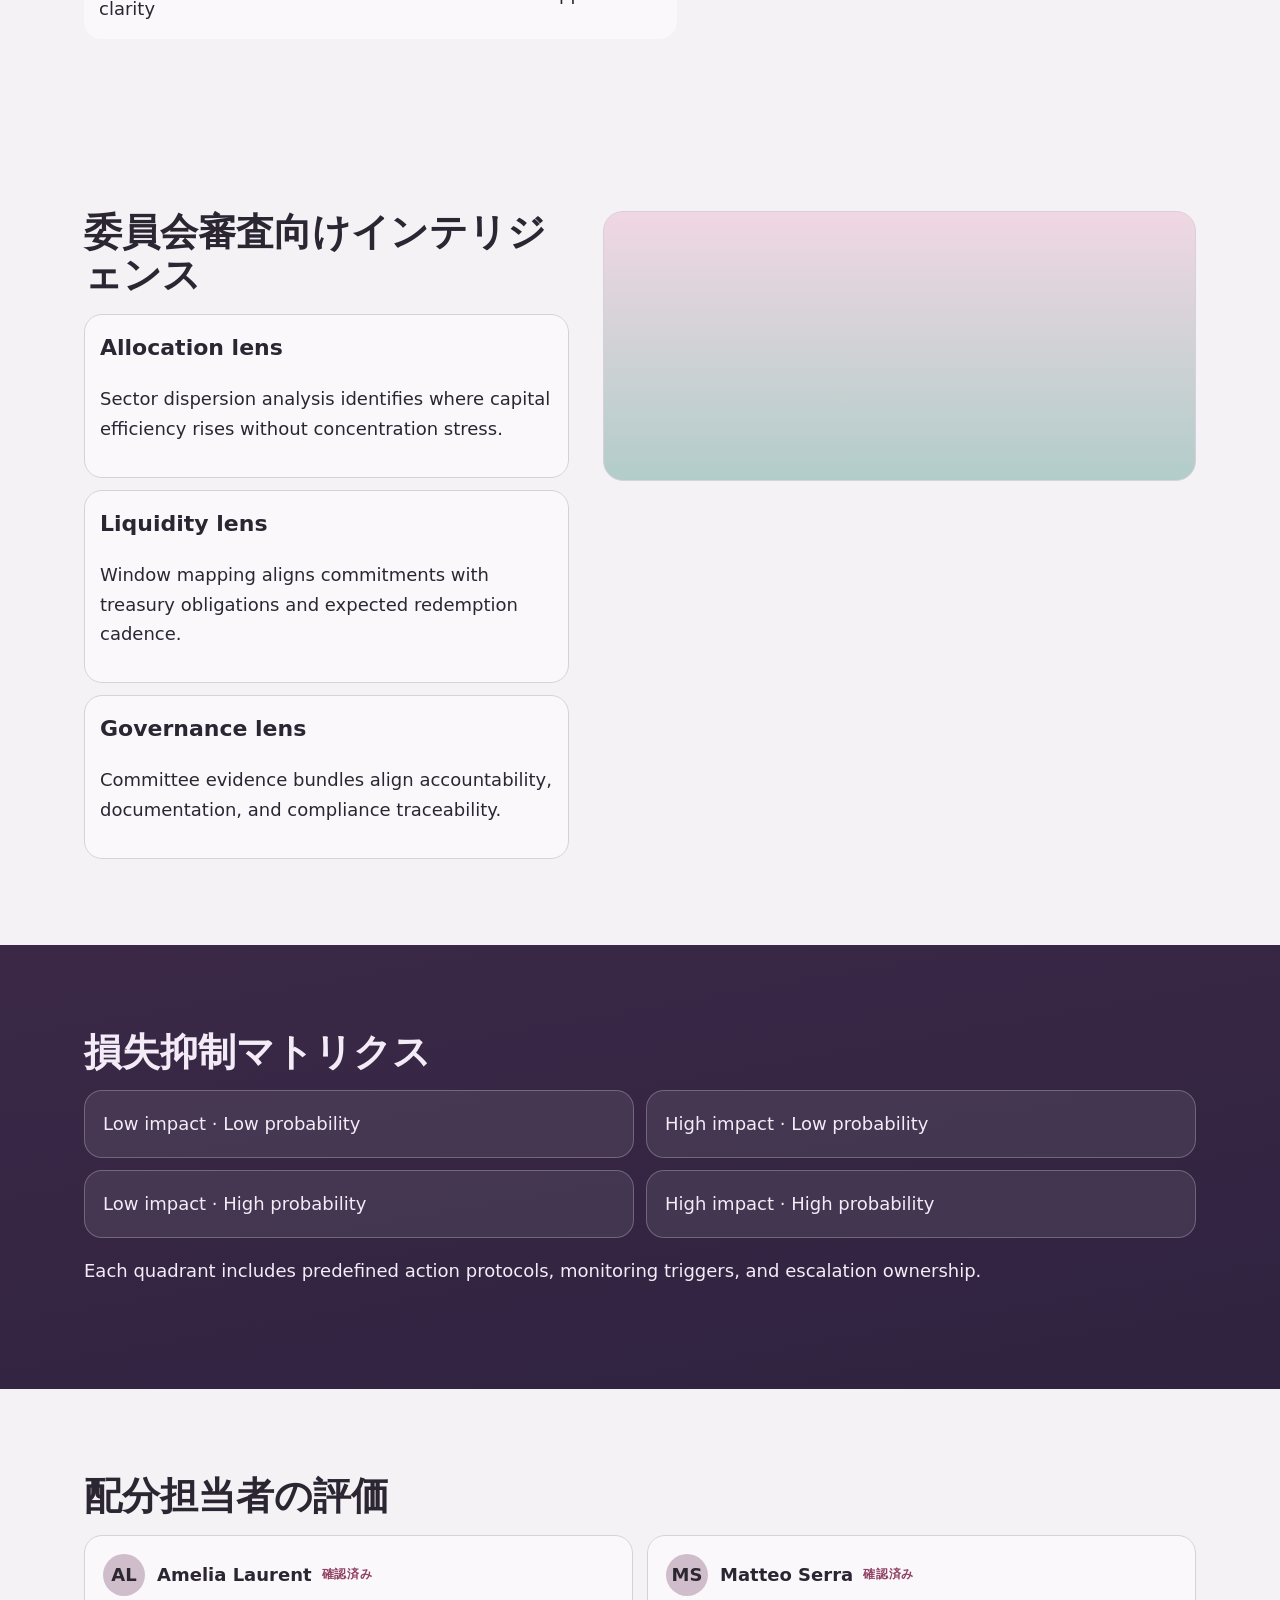
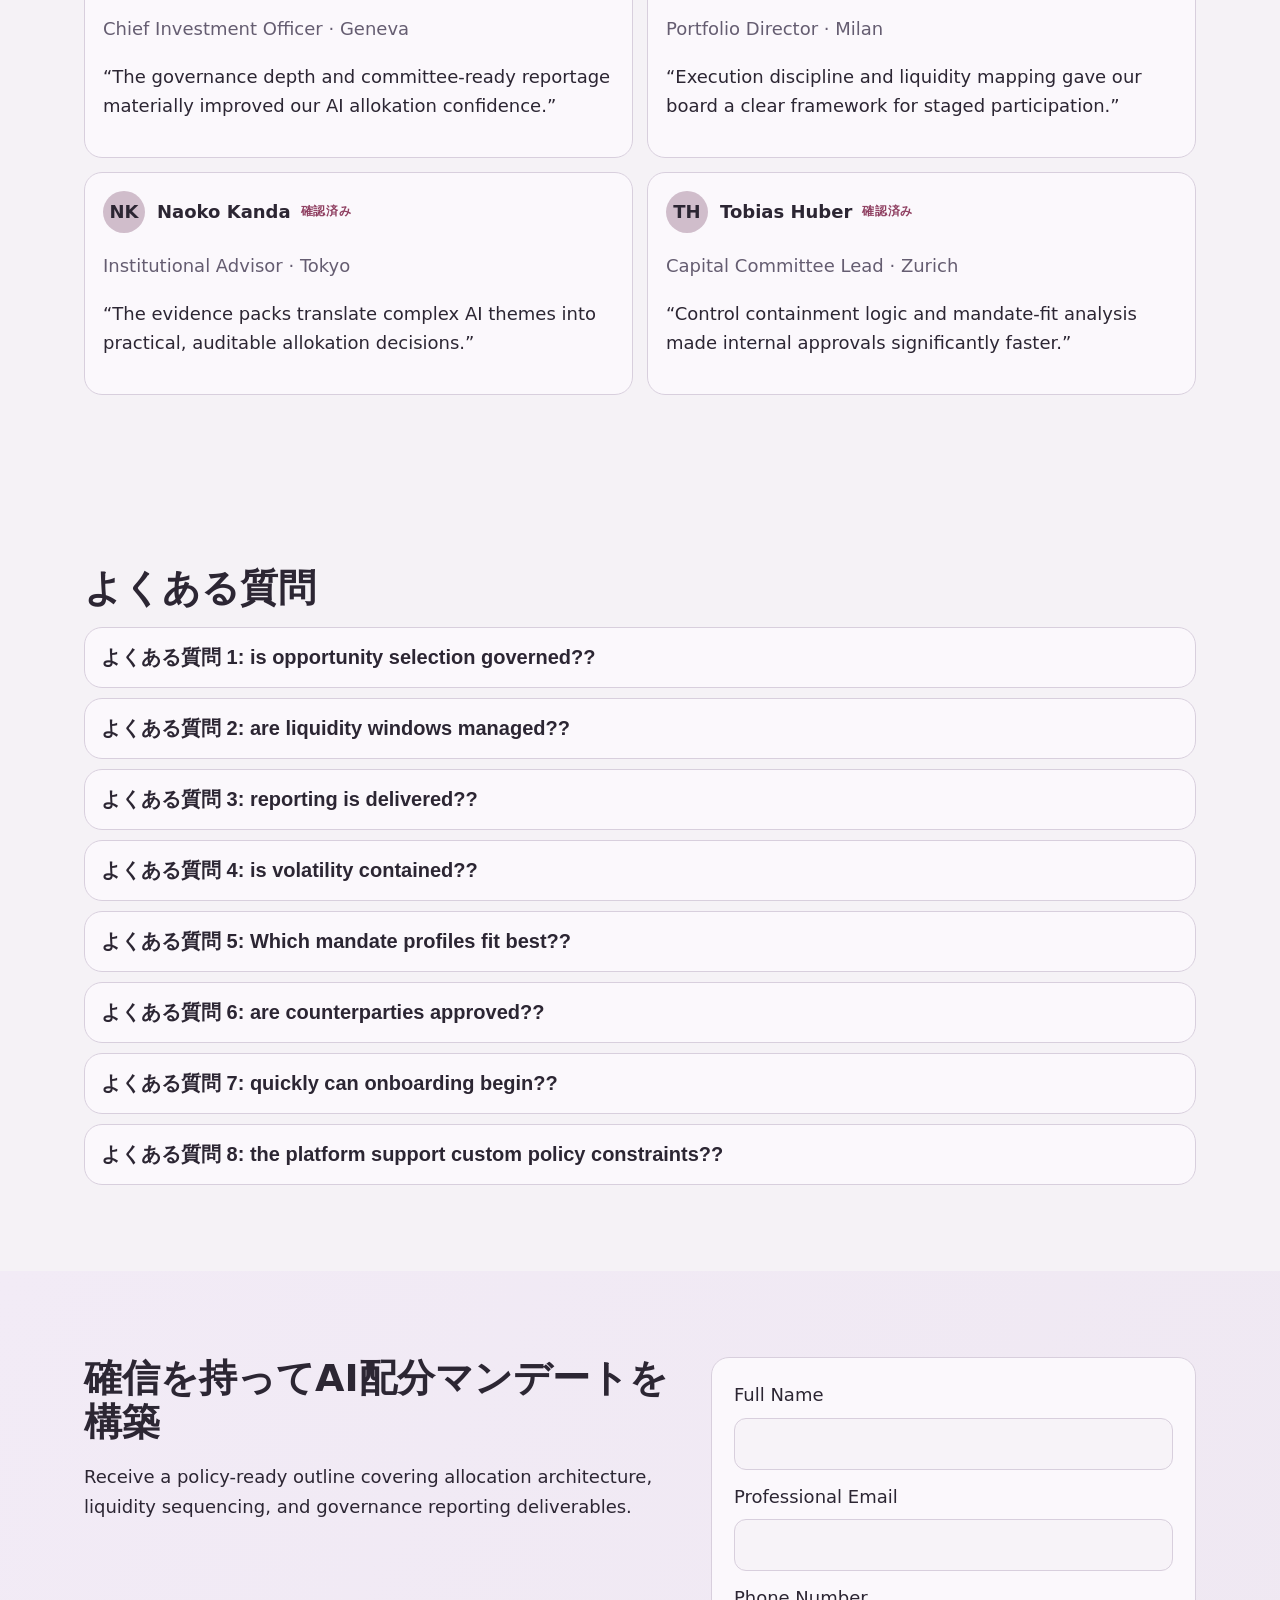
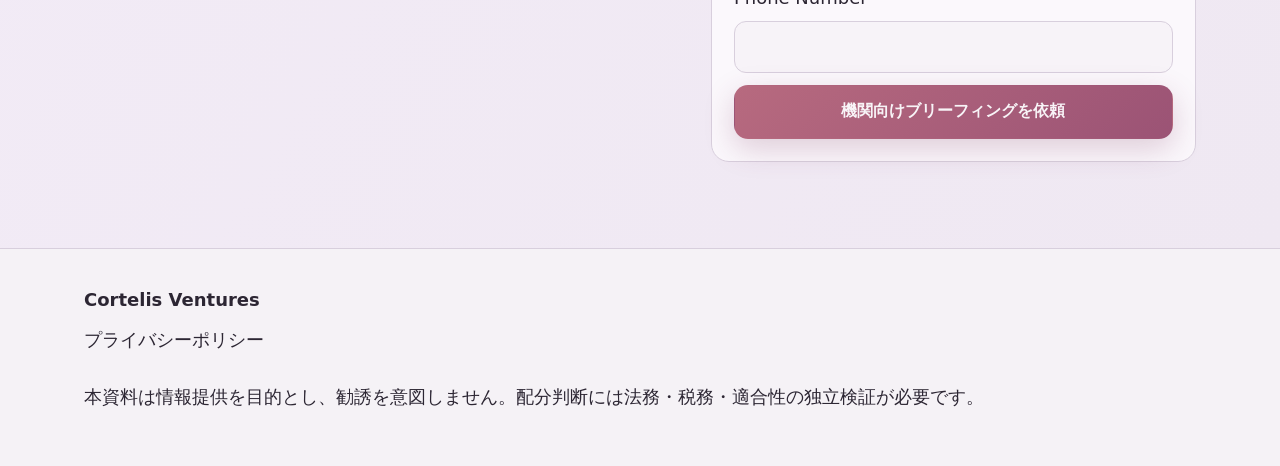
<file: jp/index.html>
<!doctype html>
<html lang="ja">
<head>
  <meta charset="utf-8">
  <meta name="viewport" content="width=device-width, initial-scale=1">
  <title>Cortelis Ventures | 機関投資家向けAI投資プラットフォーム</title>
  <meta name="description" content="Cortelis Venturesはガバナンス、報告、規律あるポートフォリオ設計を備えた機関投資家向けAI投資基盤を提供します。">
  <link rel="canonical" href="https://www.cortelisventures.com/jp/index.html">
  <link rel="alternate" hreflang="en" href="https://www.cortelisventures.com/index.html">
  <link rel="alternate" hreflang="de" href="https://www.cortelisventures.com/de/index.html">
  <link rel="alternate" hreflang="fr" href="https://www.cortelisventures.com/fr/index.html">
  <link rel="alternate" hreflang="es" href="https://www.cortelisventures.com/es/index.html">
  <link rel="alternate" hreflang="it" href="https://www.cortelisventures.com/it/index.html">
  <link rel="alternate" hreflang="tr" href="https://www.cortelisventures.com/tr/index.html">
  <link rel="alternate" hreflang="pt" href="https://www.cortelisventures.com/pt/index.html">
  <link rel="alternate" hreflang="ja" href="https://www.cortelisventures.com/jp/index.html">
  <link rel="alternate" hreflang="sk" href="https://www.cortelisventures.com/sk/index.html">
  <link rel="alternate" hreflang="nl-BE" href="https://www.cortelisventures.com/be/index.html">
  <meta property="og:title" content="Cortelis Ventures | 機関投資家向けAI投資プラットフォーム">
  <meta property="og:description" content="Cortelis Venturesはガバナンス、報告、規律あるポートフォリオ設計を備えた機関投資家向けAI投資基盤を提供します。">
  <meta property="og:type" content="website">
  <meta property="og:url" content="https://www.cortelisventures.com/jp/index.html">
  <meta name="twitter:card" content="summary_large_image">
  <meta name="twitter:title" content="Cortelis Ventures | 機関投資家向けAI投資プラットフォーム">
  <meta name="twitter:description" content="Cortelis Venturesはガバナンス、報告、規律あるポートフォリオ設計を備えた機関投資家向けAI投資基盤を提供します。">
  <link rel="stylesheet" href="../assets/style.css">
</head>
<body>
<div class="bg-glow glow-a"></div><div class="bg-glow glow-b"></div>
<header class="site-header">
  <div class="container header-wrap">
    <a class="brand" href="../index.html">Cortelis Ventures</a>
    <nav class="desktop-nav" aria-label="Primary navigation"><a href="#section-1">市場仮説</a><a href="#section-2">配分モデル</a><a href="#section-3">実行プロセス</a><a href="#section-4">インサイト</a><a href="#section-5">統制枠組み</a><a href="#section-6">FAQ</a></nav>
    <div class="header-actions">
      <div class="lang-switcher" data-lang>
        <button class="lang-active" aria-haspopup="true" aria-expanded="false">日本語</button>
        <div class="lang-menu"><a href="../index.html" class="lang-option"><svg viewBox="0 0 60 40" aria-hidden="true"><rect width="60" height="40" fill="#1a3f8f"/><path d="M0 0L60 40M60 0L0 40" stroke="#f6f3ef" stroke-width="8"/><path d="M0 0L60 40M60 0L0 40" stroke="#c63b4f" stroke-width="4"/><path d="M30 0v40M0 20h60" stroke="#f6f3ef" stroke-width="12"/><path d="M30 0v40M0 20h60" stroke="#c63b4f" stroke-width="7"/></svg><span>English</span></a>
<a href="../de/index.html" class="lang-option"><svg viewBox="0 0 60 40" aria-hidden="true"><rect width="60" height="13.4" fill="#222"/><rect y="13.3" width="60" height="13.4" fill="#d32d2d"/><rect y="26.6" width="60" height="13.4" fill="#f2c94c"/></svg><span>Deutsch</span></a>
<a href="../fr/index.html" class="lang-option"><svg viewBox="0 0 60 40" aria-hidden="true"><rect width="20" height="40" fill="#2052a3"/><rect x="20" width="20" height="40" fill="#f4f0ea"/><rect x="40" width="20" height="40" fill="#d84f5f"/></svg><span>Français</span></a>
<a href="../es/index.html" class="lang-option"><svg viewBox="0 0 60 40" aria-hidden="true"><rect width="60" height="10" fill="#b9343b"/><rect y="10" width="60" height="20" fill="#e8bf52"/><rect y="30" width="60" height="10" fill="#b9343b"/></svg><span>Español</span></a>
<a href="../it/index.html" class="lang-option"><svg viewBox="0 0 60 40" aria-hidden="true"><rect width="20" height="40" fill="#2f8f57"/><rect x="20" width="20" height="40" fill="#f3efe8"/><rect x="40" width="20" height="40" fill="#cc4f4f"/></svg><span>Italiano</span></a>
<a href="../tr/index.html" class="lang-option"><svg viewBox="0 0 60 40" aria-hidden="true"><rect width="60" height="40" fill="#c83e4d"/><circle cx="25" cy="20" r="9" fill="#f3efe8"/><circle cx="28" cy="20" r="7" fill="#c83e4d"/><polygon points="36,20 42,17 42,23" fill="#f3efe8"/></svg><span>Türkçe</span></a>
<a href="../pt/index.html" class="lang-option"><svg viewBox="0 0 60 40" aria-hidden="true"><rect width="24" height="40" fill="#2f8f57"/><rect x="24" width="36" height="40" fill="#be454f"/><circle cx="24" cy="20" r="7" fill="#e8bf52"/></svg><span>Português</span></a>
<a href="../jp/index.html" class="lang-option"><svg viewBox="0 0 60 40" aria-hidden="true"><rect width="60" height="40" fill="#f6f3ef"/><circle cx="30" cy="20" r="9" fill="#bf3d50"/></svg><span>日本語</span></a>
<a href="../sk/index.html" class="lang-option"><svg viewBox="0 0 60 40" aria-hidden="true"><rect width="60" height="13.4" fill="#f3efe8"/><rect y="13.3" width="60" height="13.4" fill="#2f66b3"/><rect y="26.6" width="60" height="13.4" fill="#be454f"/></svg><span>Slovenčina</span></a>
<a href="../be/index.html" class="lang-option"><svg viewBox="0 0 60 40" aria-hidden="true"><rect width="20" height="40" fill="#1f1f24"/><rect x="20" width="20" height="40" fill="#e3c24e"/><rect x="40" width="20" height="40" fill="#cb4a53"/></svg><span>Belgium</span></a></div>
      </div>
      <a class="btn btn-primary" href="#lead-form">機関向けブリーフィングを依頼</a>
      <button class="burger" aria-label="Open menu" aria-expanded="false">☰</button>
    </div>
  </div>
</header>
<aside class="mobile-drawer" aria-hidden="true">
  <button class="drawer-close" aria-label="Close menu">✕</button>
  <nav class="drawer-nav"><a href="#section-1">市場仮説</a><a href="#section-2">配分モデル</a><a href="#section-3">実行プロセス</a><a href="#section-4">インサイト</a><a href="#section-5">統制枠組み</a><a href="#section-6">FAQ</a></nav>
  <div class="lang-switcher" data-lang><button class="lang-active" aria-haspopup="true" aria-expanded="false">日本語</button><div class="lang-menu"><a href="../index.html" class="lang-option"><svg viewBox="0 0 60 40" aria-hidden="true"><rect width="60" height="40" fill="#1a3f8f"/><path d="M0 0L60 40M60 0L0 40" stroke="#f6f3ef" stroke-width="8"/><path d="M0 0L60 40M60 0L0 40" stroke="#c63b4f" stroke-width="4"/><path d="M30 0v40M0 20h60" stroke="#f6f3ef" stroke-width="12"/><path d="M30 0v40M0 20h60" stroke="#c63b4f" stroke-width="7"/></svg><span>English</span></a>
<a href="../de/index.html" class="lang-option"><svg viewBox="0 0 60 40" aria-hidden="true"><rect width="60" height="13.4" fill="#222"/><rect y="13.3" width="60" height="13.4" fill="#d32d2d"/><rect y="26.6" width="60" height="13.4" fill="#f2c94c"/></svg><span>Deutsch</span></a>
<a href="../fr/index.html" class="lang-option"><svg viewBox="0 0 60 40" aria-hidden="true"><rect width="20" height="40" fill="#2052a3"/><rect x="20" width="20" height="40" fill="#f4f0ea"/><rect x="40" width="20" height="40" fill="#d84f5f"/></svg><span>Français</span></a>
<a href="../es/index.html" class="lang-option"><svg viewBox="0 0 60 40" aria-hidden="true"><rect width="60" height="10" fill="#b9343b"/><rect y="10" width="60" height="20" fill="#e8bf52"/><rect y="30" width="60" height="10" fill="#b9343b"/></svg><span>Español</span></a>
<a href="../it/index.html" class="lang-option"><svg viewBox="0 0 60 40" aria-hidden="true"><rect width="20" height="40" fill="#2f8f57"/><rect x="20" width="20" height="40" fill="#f3efe8"/><rect x="40" width="20" height="40" fill="#cc4f4f"/></svg><span>Italiano</span></a>
<a href="../tr/index.html" class="lang-option"><svg viewBox="0 0 60 40" aria-hidden="true"><rect width="60" height="40" fill="#c83e4d"/><circle cx="25" cy="20" r="9" fill="#f3efe8"/><circle cx="28" cy="20" r="7" fill="#c83e4d"/><polygon points="36,20 42,17 42,23" fill="#f3efe8"/></svg><span>Türkçe</span></a>
<a href="../pt/index.html" class="lang-option"><svg viewBox="0 0 60 40" aria-hidden="true"><rect width="24" height="40" fill="#2f8f57"/><rect x="24" width="36" height="40" fill="#be454f"/><circle cx="24" cy="20" r="7" fill="#e8bf52"/></svg><span>Português</span></a>
<a href="../jp/index.html" class="lang-option"><svg viewBox="0 0 60 40" aria-hidden="true"><rect width="60" height="40" fill="#f6f3ef"/><circle cx="30" cy="20" r="9" fill="#bf3d50"/></svg><span>日本語</span></a>
<a href="../sk/index.html" class="lang-option"><svg viewBox="0 0 60 40" aria-hidden="true"><rect width="60" height="13.4" fill="#f3efe8"/><rect y="13.3" width="60" height="13.4" fill="#2f66b3"/><rect y="26.6" width="60" height="13.4" fill="#be454f"/></svg><span>Slovenčina</span></a>
<a href="../be/index.html" class="lang-option"><svg viewBox="0 0 60 40" aria-hidden="true"><rect width="20" height="40" fill="#1f1f24"/><rect x="20" width="20" height="40" fill="#e3c24e"/><rect x="40" width="20" height="40" fill="#cb4a53"/></svg><span>Belgium</span></a></div></div>
  <a class="btn btn-primary" href="#lead-form">機関向けブリーフィングを依頼</a>
</aside><div class="drawer-overlay"></div>
<main>
<section class="hero section-light" id="section-1"><div class="container hero-grid"><div><h1>戦略的資本配分のための機関投資家向けAI投資プラットフォーム</h1><p>Cortelis Venturesは、インフラ、アプリケーション、データ領域におけるAI機会へ、規律ある形で専門配分者を支援します。</p><p>当社のマンデートは、ガバナンス主導の選定、流動性計画、委員会向け四半期証拠報告を統合します。</p><div class="return-module"><h2>目標レンジ</h2><p class="big">8–15% · 80–200%</p><p>Target positioning corridor under governance discipline.</p></div><div class="hero-mini"><article><h3>変動抑制規律</h3><p>Scenario limits, exposure caps, and oversight checkpoints maintain stable downside containment.</p></article><article><h3>配分構造</h3><p>Core, expansion, and tactical sleeves preserve liquidity pathways and mandate fit.</p></article></div></div>
<form class="lead-form" id="lead-form"><label>Full Name<input type="text" name="name" required></label><label>Professional Email<input type="email" name="email" required></label><label>Phone Number<input type="tel" name="phone" required></label><button class="btn btn-primary" type="submit">機関向けブリーフィングを依頼</button></form>
</div></section>
<section class="section-light" id="section-2"><div class="container"><h2>マンデート概要</h2><div class="kpi-grid"><article class="kpi-card reveal"><h3>統制対象ユニバース</h3><p>312件の評価済みプログラム</p></article><article class="kpi-card reveal"><h3>適格パイプライン</h3><p>46件の稼働案件</p></article><article class="kpi-card reveal"><h3>審査深度</h3><p>84の統制ポイント</p></article><article class="kpi-card reveal"><h3>報告周期</h3><p>月次・四半期パック</p></article></div></div></section>
<section class="section-light" id="section-3"><div class="container split"><div><h2>なぜ今AI投資サイクルが重要か</h2><p>Institutional adoption now converges with hardware acceleration, enterprise integration, and measurable compliance structures.</p><ul><li>Macro productivity repricing across sectors</li><li>Procurement cycles now include AI governance gates</li><li>Data infrastructure spend supports durable monetization</li></ul></div><div class="visual ring"></div></div></section>
<section class="section-dark" id="section-4"><div class="container split reverse"><div><h2>ポートフォリオ構築モデル</h2><p>Allocation sleeves balance foundation infrastructure, application platforms, and defensible data utilities with staged capital pacing.</p><div class="stacked-bar"><span style="width:35%">Core</span><span style="width:40%">Growth</span><span style="width:25%">Tactical</span></div></div><div class="visual flow"></div></div></section>
<section class="section-light" id="section-5"><div class="container"><h2>実行と監督のタイムライン</h2><div class="timeline"><article><h3>01</h3><p>Mandate calibration and policy mapping</p></article><article><h3>02</h3><p>Pipeline qualification and committee pre-read</p></article><article><h3>03</h3><p>Execution windows and oversight activation</p></article><article><h3>04</h3><p>Evidence reporting and recalibration</p></article></div></div></section>
<section class="section-light" id="section-6"><div class="container split"><div><h2>証拠指標と基準比較文脈</h2><table><thead><tr><th>Module</th><th>Baseline</th><th>Current</th><th>Implication</th></tr></thead><tbody><tr><td>Selection confidence</td><td>61</td><td>82</td><td>Higher committee conviction</td></tr><tr><td>Liquidity readiness</td><td>58</td><td>79</td><td>Improved optionality</td></tr><tr><td>Governance clarity</td><td>64</td><td>88</td><td>Faster approvals</td></tr></tbody></table></div><div class="visual dual"></div></div></section>
<section class="section-light" id="section-7"><div class="container split reverse"><div><h2>委員会審査向けインテリジェンス</h2><div class="insight-cards"><article><h3>Allocation lens</h3><p>Sector dispersion analysis identifies where capital efficiency rises without concentration stress.</p></article><article><h3>Liquidity lens</h3><p>Window mapping aligns commitments with treasury obligations and expected redemption cadence.</p></article><article><h3>Governance lens</h3><p>Committee evidence bundles align accountability, documentation, and compliance traceability.</p></article></div></div><div class="visual waterfall"></div></div></section>
<section class="section-dark" id="section-8"><div class="container"><h2>損失抑制マトリクス</h2><div class="matrix"><div>Low impact · Low probability</div><div>High impact · Low probability</div><div>Low impact · High probability</div><div>High impact · High probability</div></div><p>Each quadrant includes predefined action protocols, monitoring triggers, and escalation ownership.</p></div></section>
<section class="section-light" id="section-9"><div class="container"><h2>配分担当者の評価</h2><div class="review-grid"><article class="review-card reveal"><div class="review-head"><div class="avatar">AL</div><div class="identity"><strong>Amelia Laurent</strong><span>確認済み</span></div></div><p class="role">Chief Investment Officer · Geneva</p><p>“The governance depth and committee-ready reportage materially improved our AI allokation confidence.”</p></article><article class="review-card reveal"><div class="review-head"><div class="avatar">MS</div><div class="identity"><strong>Matteo Serra</strong><span>確認済み</span></div></div><p class="role">Portfolio Director · Milan</p><p>“Execution discipline and liquidity mapping gave our board a clear framework for staged participation.”</p></article><article class="review-card reveal"><div class="review-head"><div class="avatar">NK</div><div class="identity"><strong>Naoko Kanda</strong><span>確認済み</span></div></div><p class="role">Institutional Advisor · Tokyo</p><p>“The evidence packs translate complex AI themes into practical, auditable allokation decisions.”</p></article><article class="review-card reveal"><div class="review-head"><div class="avatar">TH</div><div class="identity"><strong>Tobias Huber</strong><span>確認済み</span></div></div><p class="role">Capital Committee Lead · Zurich</p><p>“Control containment logic and mandate-fit analysis made internal approvals significantly faster.”</p></article></div></div></section>
<section class="section-light" id="section-10"><div class="container"><h2>よくある質問</h2><div class="faq-list"><div class="faq-item"><button class="faq-question" aria-expanded="false">よくある質問 1: is opportunity selection governed??</button><div class="faq-answer"><p>Selection combines thematic scoring, legal review, technical validation, and committee approval with auditable evidence logs.</p></div></div><div class="faq-item"><button class="faq-question" aria-expanded="false">よくある質問 2: are liquidity windows managed??</button><div class="faq-answer"><p>Each sleeve uses staggered entry and exit windows so committees can preserve optionality under varying market conditions.</p></div></div><div class="faq-item"><button class="faq-question" aria-expanded="false">よくある質問 3: reporting is delivered??</button><div class="faq-answer"><p>You receive monthly operational packs and quarterly governance dossiers with benchmark comparisons and mandate commentary.</p></div></div><div class="faq-item"><button class="faq-question" aria-expanded="false">よくある質問 4: is volatility contained??</button><div class="faq-answer"><p>Position sizing, exposure caps, and stress scenarios are calibrated before deployment and reviewed through formal oversight gates.</p></div></div><div class="faq-item"><button class="faq-question" aria-expanded="false">よくある質問 5: Which mandate profiles fit best??</button><div class="faq-answer"><p>The framework supports endowments, family offices, pension sub-portfolios, and treasury diversification programs.</p></div></div><div class="faq-item"><button class="faq-question" aria-expanded="false">よくある質問 6: are counterparties approved??</button><div class="faq-answer"><p>Counterparties pass compliance checks, operational control verification, and contractual safeguards before allocation approval.</p></div></div><div class="faq-item"><button class="faq-question" aria-expanded="false">よくある質問 7: quickly can onboarding begin??</button><div class="faq-answer"><p>A structured onboarding path can begin within ten business days after documentation and committee sign-off.</p></div></div><div class="faq-item"><button class="faq-question" aria-expanded="false">よくある質問 8: the platform support custom policy constraints??</button><div class="faq-answer"><p>Yes. Allocation constraints, exclusion rules, and reporting templates are configured to your policy architecture.</p></div></div></div></div></section>
<section class="section-light final-cta" id="section-11"><div class="container split"><div><h2>確信を持ってAI配分マンデートを構築</h2><p>Receive a policy-ready outline covering allocation architecture, liquidity sequencing, and governance reporting deliverables.</p></div><form class="lead-form"><label>Full Name<input type="text" name="name" required></label><label>Professional Email<input type="email" name="email" required></label><label>Phone Number<input type="tel" name="phone" required></label><button class="btn btn-primary" type="submit">機関向けブリーフィングを依頼</button></form></div></section>
</main>
<footer><div class="container footer-wrap"><strong>Cortelis Ventures</strong><a href="#" data-open-privacy>プライバシーポリシー</a><p>本資料は情報提供を目的とし、勧誘を意図しません。配分判断には法務・税務・適合性の独立検証が必要です。</p></div></footer>
<div class="modal" id="privacy-modal" aria-hidden="true"><div class="modal-dialog" role="dialog" aria-modal="true"><button class="modal-x" aria-label="Close">✕</button><h2>プライバシーポリシー</h2><div class="modal-body"><section><h3>Introduction</h3><p>This policy explains how Cortelis Ventures handles personal information submitted through this website and related communications.</p></section><section><h3>Data collection</h3><p>We collect contact details, professional identifiers, engagement data, and consent records required for institutional communications.</p></section><section><h3>Legal basis</h3><p>Processing is based on consent, legitimate interest, and contractual preparation aligned with applicable regulations.</p></section><section><h3>Cookies</h3><p>Essential cookies maintain secure sessions and analytics cookies measure anonymized interaction patterns.</p></section><section><h3>Retention</h3><p>Information is retained only for operational necessity, regulatory obligations, and documented communication preferences.</p></section><section><h3>Third-party sharing</h3><p>Data may be shared with regulated service providers under contractual confidentiality and security obligations.</p></section><section><h3>Security</h3><p>Administrative, technical, and organizational controls protect data against unauthorized access, alteration, or loss.</p></section><section><h3>User rights</h3><p>You may request access, correction, deletion, restriction, portability, or objection through the contact channel below.</p></section><section><h3>International transfers</h3><p>Cross-border transfers rely on recognized safeguards, adequacy mechanisms, and contractual protection clauses.</p></section><section><h3>Industry risk disclosure</h3><p>Digital channels may involve residual transmission vulnerabilities; users should avoid sending highly sensitive credentials.</p></section><section><h3>Contact</h3><p>For privacy requests contact compliance@cortelisventures.com and include your jurisdiction and request scope.</p></section></div><div class="modal-foot"><button class="btn btn-secondary" data-close-modal>Close</button></div></div></div>
<script type="application/ld+json">{"@context":"https://schema.org","@type":"Organization","name":"Cortelis Ventures","url":"https://www.cortelisventures.com/"}</script>
<script type="application/ld+json">{"@context":"https://schema.org","@type":"WebSite","name":"Cortelis Ventures","url":"https://www.cortelisventures.com/"}</script>
<script type="application/ld+json">{"@context":"https://schema.org","@type":"FAQPage","mainEntity":[{"@type":"Question","name":"よくある質問 1: is opportunity selection governed??","acceptedAnswer":{"@type":"Answer","text":"Selection combines thematic scoring, legal review, technical validation, and committee approval with auditable evidence logs."}},{"@type":"Question","name":"よくある質問 2: are liquidity windows managed??","acceptedAnswer":{"@type":"Answer","text":"Each sleeve uses staggered entry and exit windows so committees can preserve optionality under varying market conditions."}},{"@type":"Question","name":"よくある質問 3: reporting is delivered??","acceptedAnswer":{"@type":"Answer","text":"You receive monthly operational packs and quarterly governance dossiers with benchmark comparisons and mandate commentary."}},{"@type":"Question","name":"よくある質問 4: is volatility contained??","acceptedAnswer":{"@type":"Answer","text":"Position sizing, exposure caps, and stress scenarios are calibrated before deployment and reviewed through formal oversight gates."}},{"@type":"Question","name":"よくある質問 5: Which mandate profiles fit best??","acceptedAnswer":{"@type":"Answer","text":"The framework supports endowments, family offices, pension sub-portfolios, and treasury diversification programs."}},{"@type":"Question","name":"よくある質問 6: are counterparties approved??","acceptedAnswer":{"@type":"Answer","text":"Counterparties pass compliance checks, operational control verification, and contractual safeguards before allocation approval."}},{"@type":"Question","name":"よくある質問 7: quickly can onboarding begin??","acceptedAnswer":{"@type":"Answer","text":"A structured onboarding path can begin within ten business days after documentation and committee sign-off."}},{"@type":"Question","name":"よくある質問 8: the platform support custom policy constraints??","acceptedAnswer":{"@type":"Answer","text":"Yes. Allocation constraints, exclusion rules, and reporting templates are configured to your policy architecture."}}]}</script>
<script type="application/ld+json">{"@context":"https://schema.org","@type":"Review","itemReviewed":{"@type":"Organization","name":"Cortelis Ventures"},"author":{"@type":"Person","name":"Amelia Laurent"},"reviewBody":"The governance depth and committee-ready reportage materially improved our AI allokation confidence."}</script>
<script defer src="../assets/app.js"></script>
</body></html>
</file>
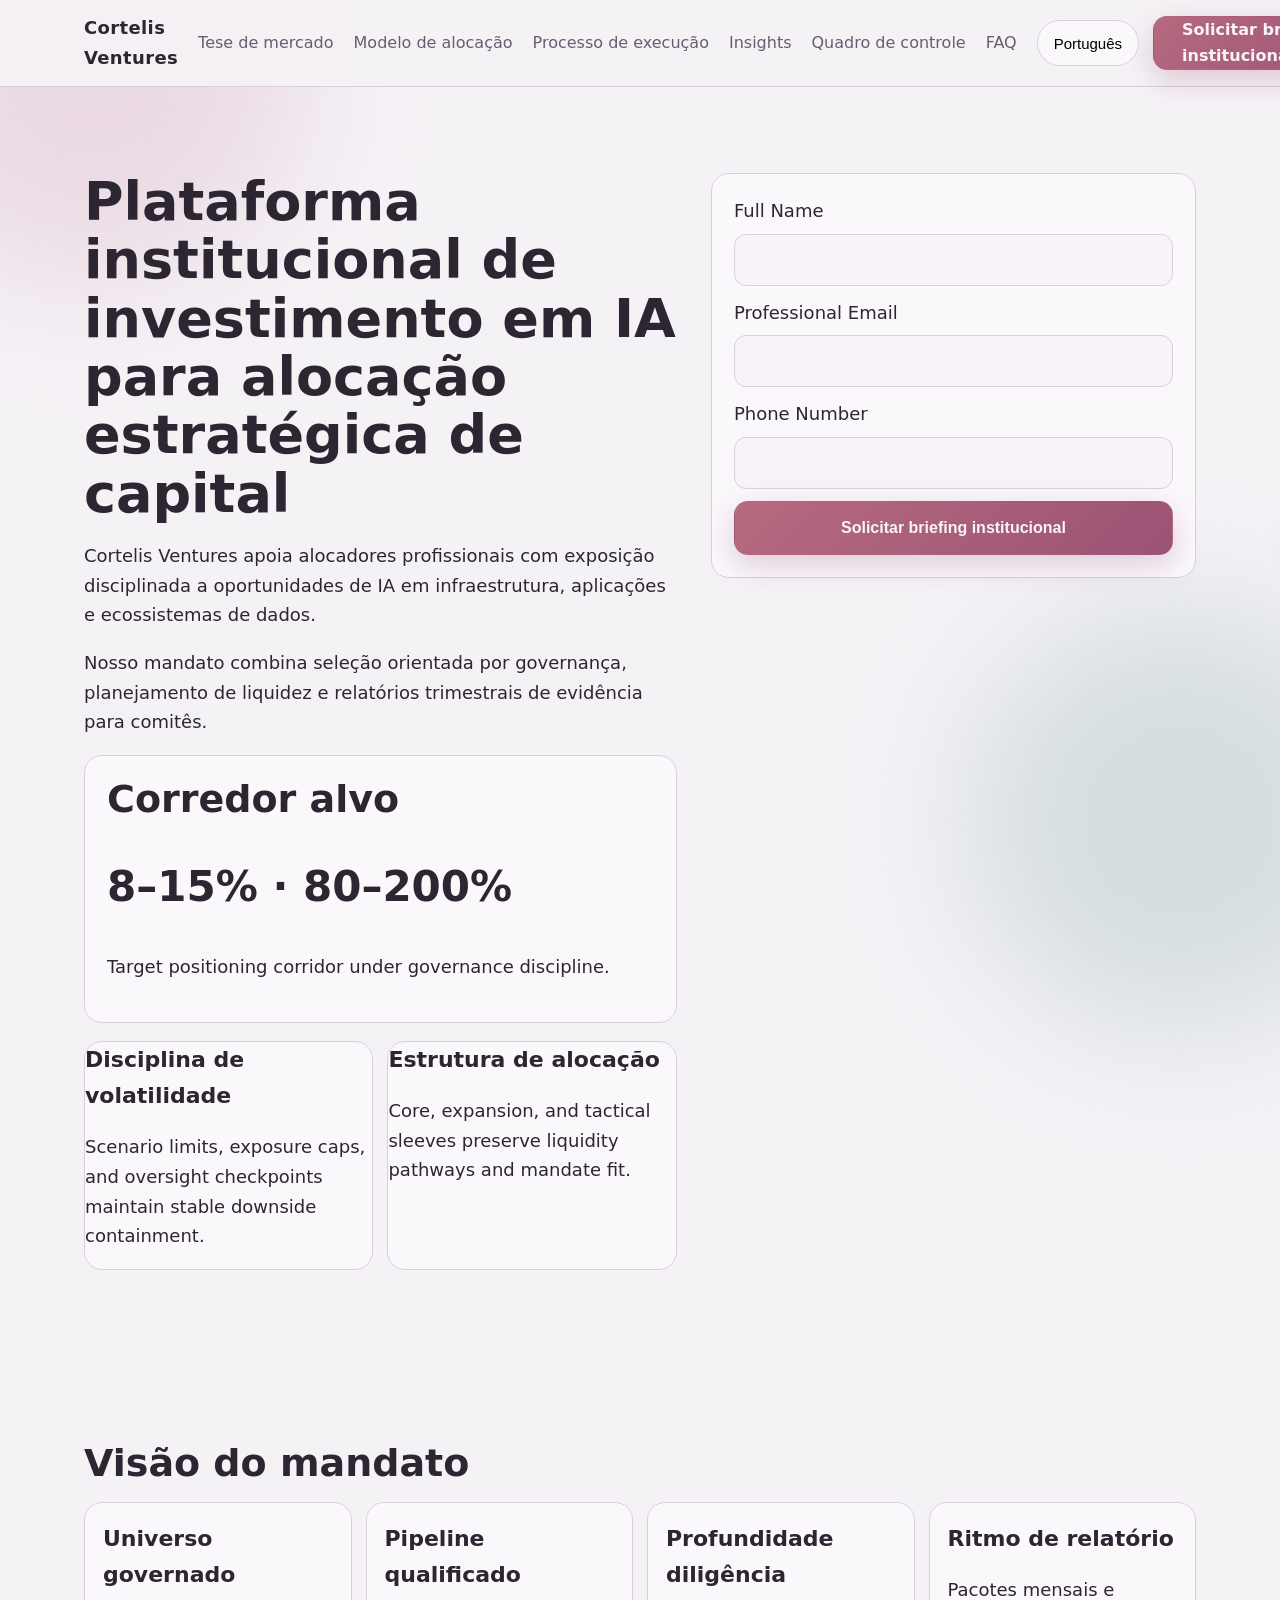
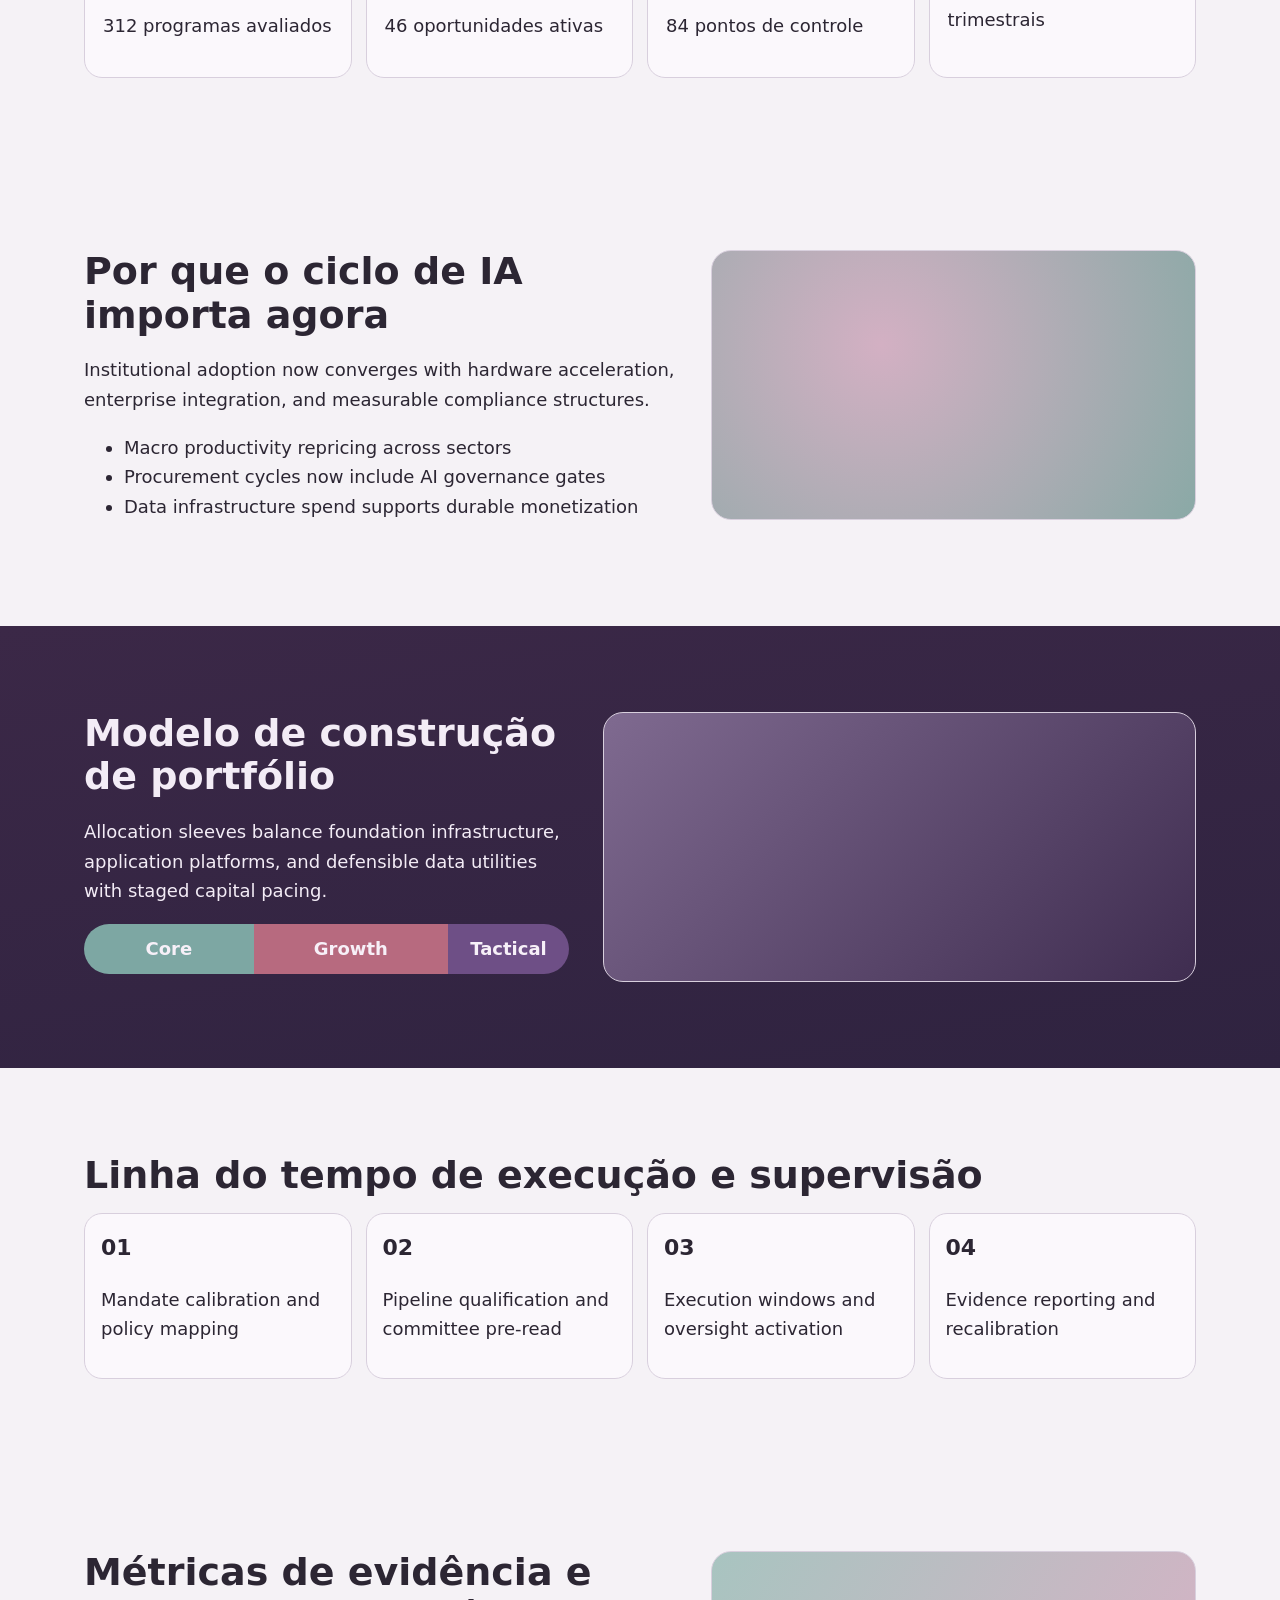
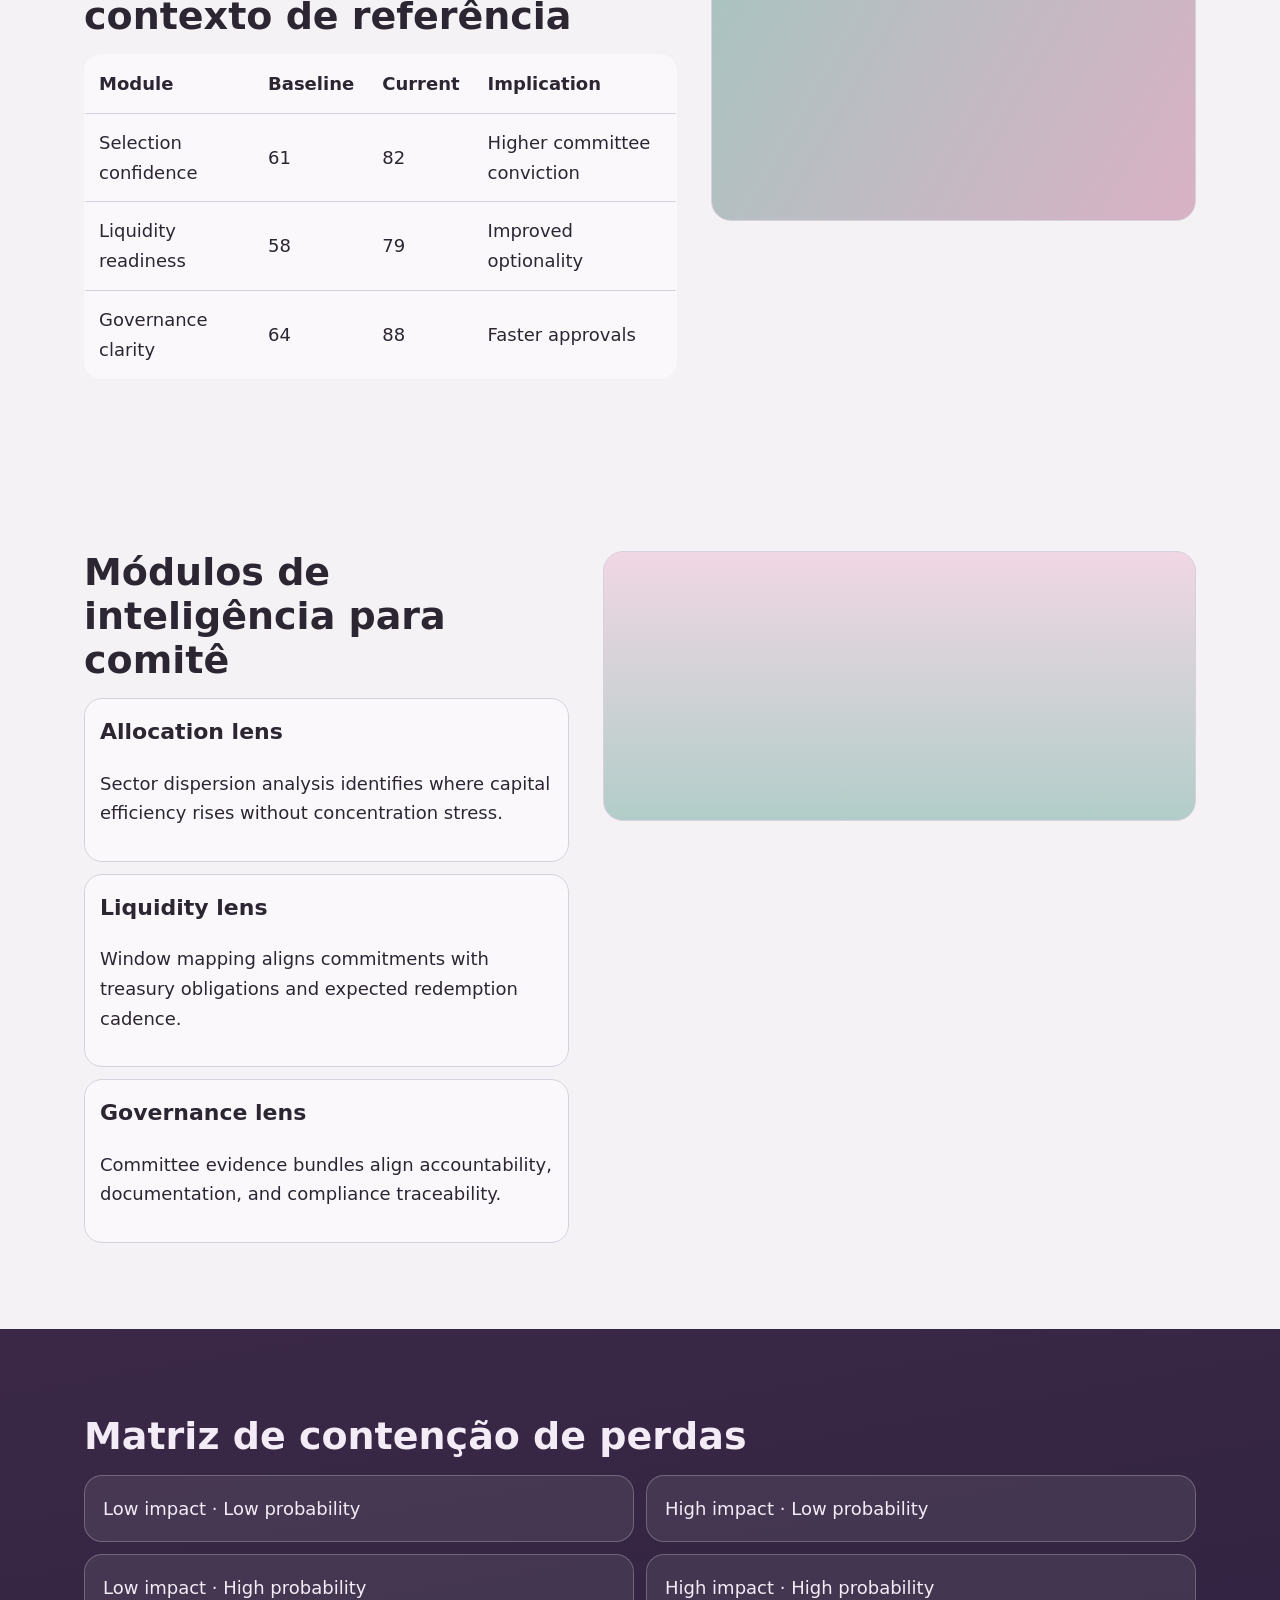
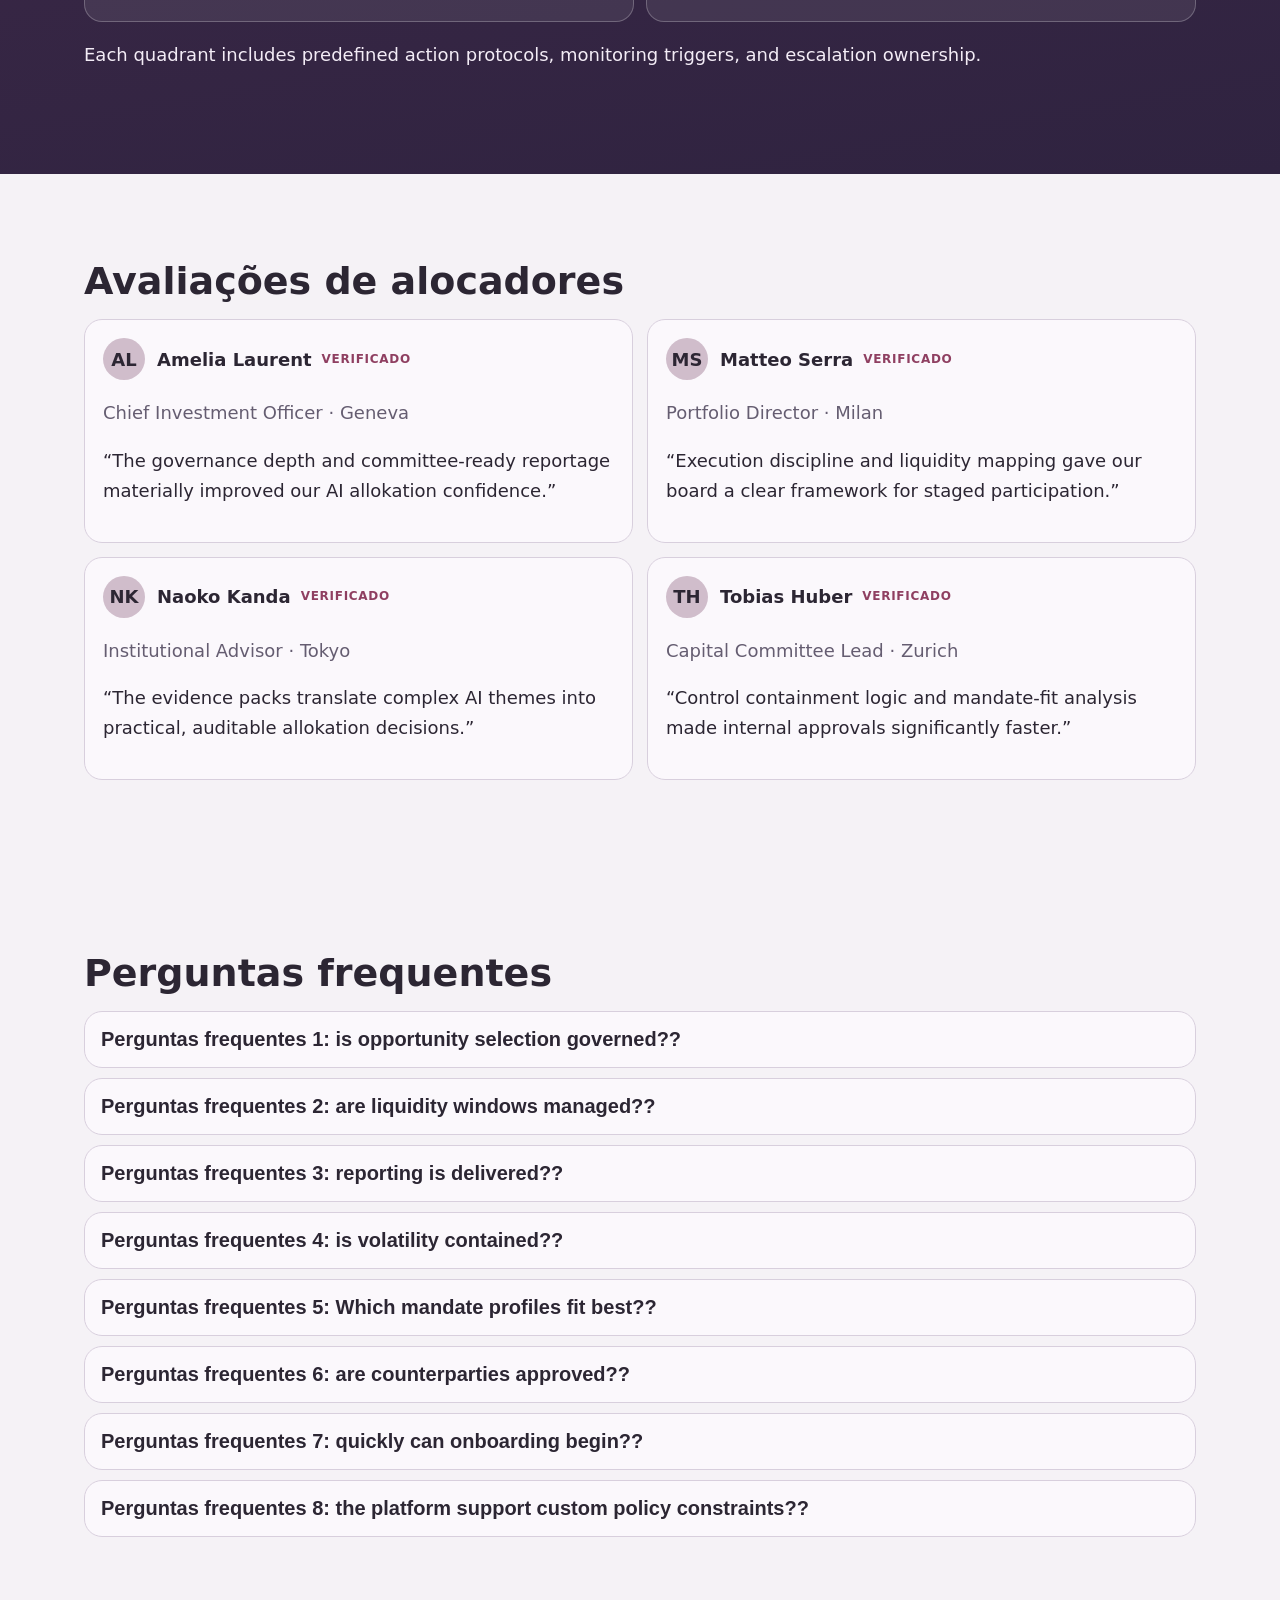
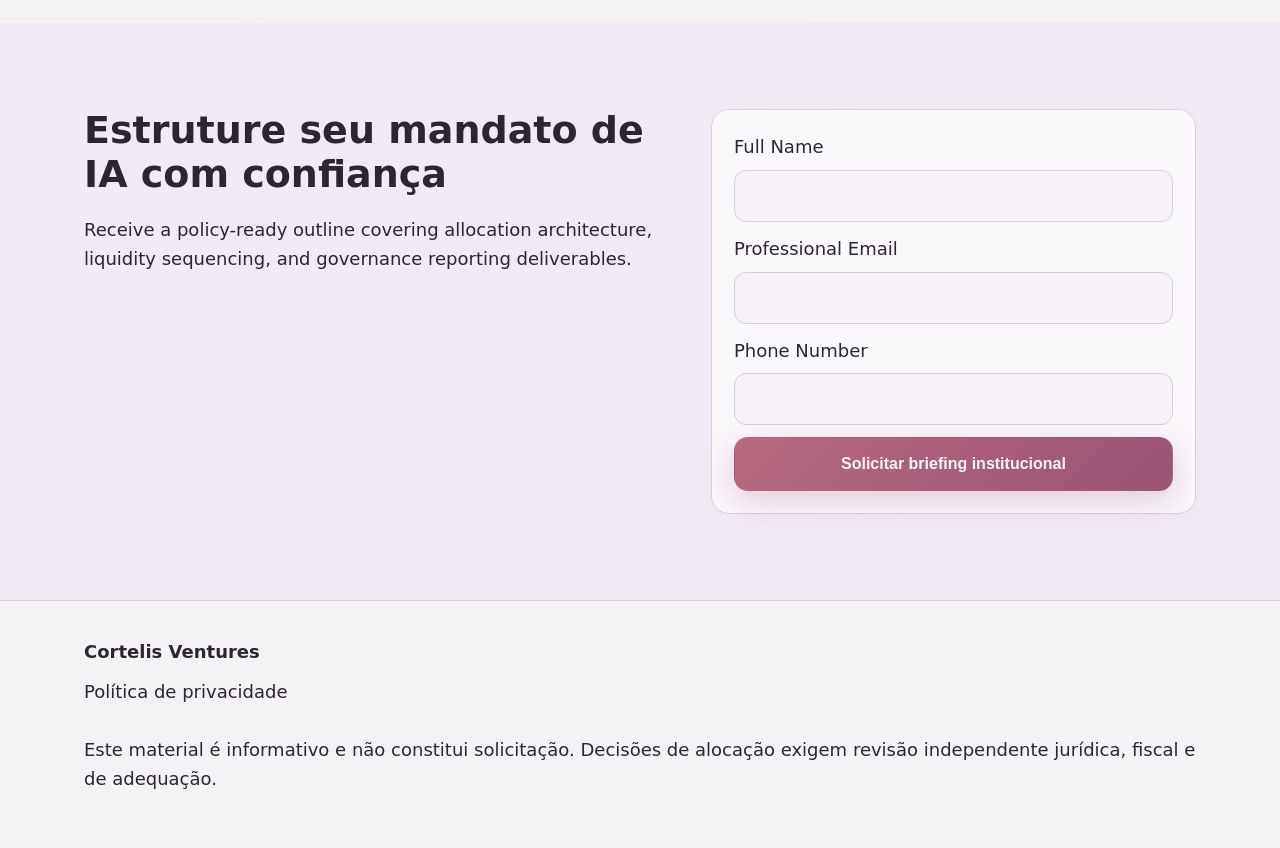
<file: pt/index.html>
<!doctype html>
<html lang="pt">
<head>
  <meta charset="utf-8">
  <meta name="viewport" content="width=device-width, initial-scale=1">
  <title>Cortelis Ventures | Plataforma institucional de investimento em IA</title>
  <meta name="description" content="Cortelis Ventures oferece plataforma institucional de investimento em IA com governança, relatórios e construção disciplinada.">
  <link rel="canonical" href="https://www.cortelisventures.com/pt/index.html">
  <link rel="alternate" hreflang="en" href="https://www.cortelisventures.com/index.html">
  <link rel="alternate" hreflang="de" href="https://www.cortelisventures.com/de/index.html">
  <link rel="alternate" hreflang="fr" href="https://www.cortelisventures.com/fr/index.html">
  <link rel="alternate" hreflang="es" href="https://www.cortelisventures.com/es/index.html">
  <link rel="alternate" hreflang="it" href="https://www.cortelisventures.com/it/index.html">
  <link rel="alternate" hreflang="tr" href="https://www.cortelisventures.com/tr/index.html">
  <link rel="alternate" hreflang="pt" href="https://www.cortelisventures.com/pt/index.html">
  <link rel="alternate" hreflang="ja" href="https://www.cortelisventures.com/jp/index.html">
  <link rel="alternate" hreflang="sk" href="https://www.cortelisventures.com/sk/index.html">
  <link rel="alternate" hreflang="nl-BE" href="https://www.cortelisventures.com/be/index.html">
  <meta property="og:title" content="Cortelis Ventures | Plataforma institucional de investimento em IA">
  <meta property="og:description" content="Cortelis Ventures oferece plataforma institucional de investimento em IA com governança, relatórios e construção disciplinada.">
  <meta property="og:type" content="website">
  <meta property="og:url" content="https://www.cortelisventures.com/pt/index.html">
  <meta name="twitter:card" content="summary_large_image">
  <meta name="twitter:title" content="Cortelis Ventures | Plataforma institucional de investimento em IA">
  <meta name="twitter:description" content="Cortelis Ventures oferece plataforma institucional de investimento em IA com governança, relatórios e construção disciplinada.">
  <link rel="stylesheet" href="../assets/style.css">
</head>
<body>
<div class="bg-glow glow-a"></div><div class="bg-glow glow-b"></div>
<header class="site-header">
  <div class="container header-wrap">
    <a class="brand" href="../index.html">Cortelis Ventures</a>
    <nav class="desktop-nav" aria-label="Primary navigation"><a href="#section-1">Tese de mercado</a><a href="#section-2">Modelo de alocação</a><a href="#section-3">Processo de execução</a><a href="#section-4">Insights</a><a href="#section-5">Quadro de controle</a><a href="#section-6">FAQ</a></nav>
    <div class="header-actions">
      <div class="lang-switcher" data-lang>
        <button class="lang-active" aria-haspopup="true" aria-expanded="false">Português</button>
        <div class="lang-menu"><a href="../index.html" class="lang-option"><svg viewBox="0 0 60 40" aria-hidden="true"><rect width="60" height="40" fill="#1a3f8f"/><path d="M0 0L60 40M60 0L0 40" stroke="#f6f3ef" stroke-width="8"/><path d="M0 0L60 40M60 0L0 40" stroke="#c63b4f" stroke-width="4"/><path d="M30 0v40M0 20h60" stroke="#f6f3ef" stroke-width="12"/><path d="M30 0v40M0 20h60" stroke="#c63b4f" stroke-width="7"/></svg><span>English</span></a>
<a href="../de/index.html" class="lang-option"><svg viewBox="0 0 60 40" aria-hidden="true"><rect width="60" height="13.4" fill="#222"/><rect y="13.3" width="60" height="13.4" fill="#d32d2d"/><rect y="26.6" width="60" height="13.4" fill="#f2c94c"/></svg><span>Deutsch</span></a>
<a href="../fr/index.html" class="lang-option"><svg viewBox="0 0 60 40" aria-hidden="true"><rect width="20" height="40" fill="#2052a3"/><rect x="20" width="20" height="40" fill="#f4f0ea"/><rect x="40" width="20" height="40" fill="#d84f5f"/></svg><span>Français</span></a>
<a href="../es/index.html" class="lang-option"><svg viewBox="0 0 60 40" aria-hidden="true"><rect width="60" height="10" fill="#b9343b"/><rect y="10" width="60" height="20" fill="#e8bf52"/><rect y="30" width="60" height="10" fill="#b9343b"/></svg><span>Español</span></a>
<a href="../it/index.html" class="lang-option"><svg viewBox="0 0 60 40" aria-hidden="true"><rect width="20" height="40" fill="#2f8f57"/><rect x="20" width="20" height="40" fill="#f3efe8"/><rect x="40" width="20" height="40" fill="#cc4f4f"/></svg><span>Italiano</span></a>
<a href="../tr/index.html" class="lang-option"><svg viewBox="0 0 60 40" aria-hidden="true"><rect width="60" height="40" fill="#c83e4d"/><circle cx="25" cy="20" r="9" fill="#f3efe8"/><circle cx="28" cy="20" r="7" fill="#c83e4d"/><polygon points="36,20 42,17 42,23" fill="#f3efe8"/></svg><span>Türkçe</span></a>
<a href="../pt/index.html" class="lang-option"><svg viewBox="0 0 60 40" aria-hidden="true"><rect width="24" height="40" fill="#2f8f57"/><rect x="24" width="36" height="40" fill="#be454f"/><circle cx="24" cy="20" r="7" fill="#e8bf52"/></svg><span>Português</span></a>
<a href="../jp/index.html" class="lang-option"><svg viewBox="0 0 60 40" aria-hidden="true"><rect width="60" height="40" fill="#f6f3ef"/><circle cx="30" cy="20" r="9" fill="#bf3d50"/></svg><span>日本語</span></a>
<a href="../sk/index.html" class="lang-option"><svg viewBox="0 0 60 40" aria-hidden="true"><rect width="60" height="13.4" fill="#f3efe8"/><rect y="13.3" width="60" height="13.4" fill="#2f66b3"/><rect y="26.6" width="60" height="13.4" fill="#be454f"/></svg><span>Slovenčina</span></a>
<a href="../be/index.html" class="lang-option"><svg viewBox="0 0 60 40" aria-hidden="true"><rect width="20" height="40" fill="#1f1f24"/><rect x="20" width="20" height="40" fill="#e3c24e"/><rect x="40" width="20" height="40" fill="#cb4a53"/></svg><span>Belgium</span></a></div>
      </div>
      <a class="btn btn-primary" href="#lead-form">Solicitar briefing institucional</a>
      <button class="burger" aria-label="Open menu" aria-expanded="false">☰</button>
    </div>
  </div>
</header>
<aside class="mobile-drawer" aria-hidden="true">
  <button class="drawer-close" aria-label="Close menu">✕</button>
  <nav class="drawer-nav"><a href="#section-1">Tese de mercado</a><a href="#section-2">Modelo de alocação</a><a href="#section-3">Processo de execução</a><a href="#section-4">Insights</a><a href="#section-5">Quadro de controle</a><a href="#section-6">FAQ</a></nav>
  <div class="lang-switcher" data-lang><button class="lang-active" aria-haspopup="true" aria-expanded="false">Português</button><div class="lang-menu"><a href="../index.html" class="lang-option"><svg viewBox="0 0 60 40" aria-hidden="true"><rect width="60" height="40" fill="#1a3f8f"/><path d="M0 0L60 40M60 0L0 40" stroke="#f6f3ef" stroke-width="8"/><path d="M0 0L60 40M60 0L0 40" stroke="#c63b4f" stroke-width="4"/><path d="M30 0v40M0 20h60" stroke="#f6f3ef" stroke-width="12"/><path d="M30 0v40M0 20h60" stroke="#c63b4f" stroke-width="7"/></svg><span>English</span></a>
<a href="../de/index.html" class="lang-option"><svg viewBox="0 0 60 40" aria-hidden="true"><rect width="60" height="13.4" fill="#222"/><rect y="13.3" width="60" height="13.4" fill="#d32d2d"/><rect y="26.6" width="60" height="13.4" fill="#f2c94c"/></svg><span>Deutsch</span></a>
<a href="../fr/index.html" class="lang-option"><svg viewBox="0 0 60 40" aria-hidden="true"><rect width="20" height="40" fill="#2052a3"/><rect x="20" width="20" height="40" fill="#f4f0ea"/><rect x="40" width="20" height="40" fill="#d84f5f"/></svg><span>Français</span></a>
<a href="../es/index.html" class="lang-option"><svg viewBox="0 0 60 40" aria-hidden="true"><rect width="60" height="10" fill="#b9343b"/><rect y="10" width="60" height="20" fill="#e8bf52"/><rect y="30" width="60" height="10" fill="#b9343b"/></svg><span>Español</span></a>
<a href="../it/index.html" class="lang-option"><svg viewBox="0 0 60 40" aria-hidden="true"><rect width="20" height="40" fill="#2f8f57"/><rect x="20" width="20" height="40" fill="#f3efe8"/><rect x="40" width="20" height="40" fill="#cc4f4f"/></svg><span>Italiano</span></a>
<a href="../tr/index.html" class="lang-option"><svg viewBox="0 0 60 40" aria-hidden="true"><rect width="60" height="40" fill="#c83e4d"/><circle cx="25" cy="20" r="9" fill="#f3efe8"/><circle cx="28" cy="20" r="7" fill="#c83e4d"/><polygon points="36,20 42,17 42,23" fill="#f3efe8"/></svg><span>Türkçe</span></a>
<a href="../pt/index.html" class="lang-option"><svg viewBox="0 0 60 40" aria-hidden="true"><rect width="24" height="40" fill="#2f8f57"/><rect x="24" width="36" height="40" fill="#be454f"/><circle cx="24" cy="20" r="7" fill="#e8bf52"/></svg><span>Português</span></a>
<a href="../jp/index.html" class="lang-option"><svg viewBox="0 0 60 40" aria-hidden="true"><rect width="60" height="40" fill="#f6f3ef"/><circle cx="30" cy="20" r="9" fill="#bf3d50"/></svg><span>日本語</span></a>
<a href="../sk/index.html" class="lang-option"><svg viewBox="0 0 60 40" aria-hidden="true"><rect width="60" height="13.4" fill="#f3efe8"/><rect y="13.3" width="60" height="13.4" fill="#2f66b3"/><rect y="26.6" width="60" height="13.4" fill="#be454f"/></svg><span>Slovenčina</span></a>
<a href="../be/index.html" class="lang-option"><svg viewBox="0 0 60 40" aria-hidden="true"><rect width="20" height="40" fill="#1f1f24"/><rect x="20" width="20" height="40" fill="#e3c24e"/><rect x="40" width="20" height="40" fill="#cb4a53"/></svg><span>Belgium</span></a></div></div>
  <a class="btn btn-primary" href="#lead-form">Solicitar briefing institucional</a>
</aside><div class="drawer-overlay"></div>
<main>
<section class="hero section-light" id="section-1"><div class="container hero-grid"><div><h1>Plataforma institucional de investimento em IA para alocação estratégica de capital</h1><p>Cortelis Ventures apoia alocadores profissionais com exposição disciplinada a oportunidades de IA em infraestrutura, aplicações e ecossistemas de dados.</p><p>Nosso mandato combina seleção orientada por governança, planejamento de liquidez e relatórios trimestrais de evidência para comitês.</p><div class="return-module"><h2>Corredor alvo</h2><p class="big">8–15% · 80–200%</p><p>Target positioning corridor under governance discipline.</p></div><div class="hero-mini"><article><h3>Disciplina de volatilidade</h3><p>Scenario limits, exposure caps, and oversight checkpoints maintain stable downside containment.</p></article><article><h3>Estrutura de alocação</h3><p>Core, expansion, and tactical sleeves preserve liquidity pathways and mandate fit.</p></article></div></div>
<form class="lead-form" id="lead-form"><label>Full Name<input type="text" name="name" required></label><label>Professional Email<input type="email" name="email" required></label><label>Phone Number<input type="tel" name="phone" required></label><button class="btn btn-primary" type="submit">Solicitar briefing institucional</button></form>
</div></section>
<section class="section-light" id="section-2"><div class="container"><h2>Visão do mandato</h2><div class="kpi-grid"><article class="kpi-card reveal"><h3>Universo governado</h3><p>312 programas avaliados</p></article><article class="kpi-card reveal"><h3>Pipeline qualificado</h3><p>46 oportunidades ativas</p></article><article class="kpi-card reveal"><h3>Profundidade diligência</h3><p>84 pontos de controle</p></article><article class="kpi-card reveal"><h3>Ritmo de relatório</h3><p>Pacotes mensais e trimestrais</p></article></div></div></section>
<section class="section-light" id="section-3"><div class="container split"><div><h2>Por que o ciclo de IA importa agora</h2><p>Institutional adoption now converges with hardware acceleration, enterprise integration, and measurable compliance structures.</p><ul><li>Macro productivity repricing across sectors</li><li>Procurement cycles now include AI governance gates</li><li>Data infrastructure spend supports durable monetization</li></ul></div><div class="visual ring"></div></div></section>
<section class="section-dark" id="section-4"><div class="container split reverse"><div><h2>Modelo de construção de portfólio</h2><p>Allocation sleeves balance foundation infrastructure, application platforms, and defensible data utilities with staged capital pacing.</p><div class="stacked-bar"><span style="width:35%">Core</span><span style="width:40%">Growth</span><span style="width:25%">Tactical</span></div></div><div class="visual flow"></div></div></section>
<section class="section-light" id="section-5"><div class="container"><h2>Linha do tempo de execução e supervisão</h2><div class="timeline"><article><h3>01</h3><p>Mandate calibration and policy mapping</p></article><article><h3>02</h3><p>Pipeline qualification and committee pre-read</p></article><article><h3>03</h3><p>Execution windows and oversight activation</p></article><article><h3>04</h3><p>Evidence reporting and recalibration</p></article></div></div></section>
<section class="section-light" id="section-6"><div class="container split"><div><h2>Métricas de evidência e contexto de referência</h2><table><thead><tr><th>Module</th><th>Baseline</th><th>Current</th><th>Implication</th></tr></thead><tbody><tr><td>Selection confidence</td><td>61</td><td>82</td><td>Higher committee conviction</td></tr><tr><td>Liquidity readiness</td><td>58</td><td>79</td><td>Improved optionality</td></tr><tr><td>Governance clarity</td><td>64</td><td>88</td><td>Faster approvals</td></tr></tbody></table></div><div class="visual dual"></div></div></section>
<section class="section-light" id="section-7"><div class="container split reverse"><div><h2>Módulos de inteligência para comitê</h2><div class="insight-cards"><article><h3>Allocation lens</h3><p>Sector dispersion analysis identifies where capital efficiency rises without concentration stress.</p></article><article><h3>Liquidity lens</h3><p>Window mapping aligns commitments with treasury obligations and expected redemption cadence.</p></article><article><h3>Governance lens</h3><p>Committee evidence bundles align accountability, documentation, and compliance traceability.</p></article></div></div><div class="visual waterfall"></div></div></section>
<section class="section-dark" id="section-8"><div class="container"><h2>Matriz de contenção de perdas</h2><div class="matrix"><div>Low impact · Low probability</div><div>High impact · Low probability</div><div>Low impact · High probability</div><div>High impact · High probability</div></div><p>Each quadrant includes predefined action protocols, monitoring triggers, and escalation ownership.</p></div></section>
<section class="section-light" id="section-9"><div class="container"><h2>Avaliações de alocadores</h2><div class="review-grid"><article class="review-card reveal"><div class="review-head"><div class="avatar">AL</div><div class="identity"><strong>Amelia Laurent</strong><span>VERIFICADO</span></div></div><p class="role">Chief Investment Officer · Geneva</p><p>“The governance depth and committee-ready reportage materially improved our AI allokation confidence.”</p></article><article class="review-card reveal"><div class="review-head"><div class="avatar">MS</div><div class="identity"><strong>Matteo Serra</strong><span>VERIFICADO</span></div></div><p class="role">Portfolio Director · Milan</p><p>“Execution discipline and liquidity mapping gave our board a clear framework for staged participation.”</p></article><article class="review-card reveal"><div class="review-head"><div class="avatar">NK</div><div class="identity"><strong>Naoko Kanda</strong><span>VERIFICADO</span></div></div><p class="role">Institutional Advisor · Tokyo</p><p>“The evidence packs translate complex AI themes into practical, auditable allokation decisions.”</p></article><article class="review-card reveal"><div class="review-head"><div class="avatar">TH</div><div class="identity"><strong>Tobias Huber</strong><span>VERIFICADO</span></div></div><p class="role">Capital Committee Lead · Zurich</p><p>“Control containment logic and mandate-fit analysis made internal approvals significantly faster.”</p></article></div></div></section>
<section class="section-light" id="section-10"><div class="container"><h2>Perguntas frequentes</h2><div class="faq-list"><div class="faq-item"><button class="faq-question" aria-expanded="false">Perguntas frequentes 1: is opportunity selection governed??</button><div class="faq-answer"><p>Selection combines thematic scoring, legal review, technical validation, and committee approval with auditable evidence logs.</p></div></div><div class="faq-item"><button class="faq-question" aria-expanded="false">Perguntas frequentes 2: are liquidity windows managed??</button><div class="faq-answer"><p>Each sleeve uses staggered entry and exit windows so committees can preserve optionality under varying market conditions.</p></div></div><div class="faq-item"><button class="faq-question" aria-expanded="false">Perguntas frequentes 3: reporting is delivered??</button><div class="faq-answer"><p>You receive monthly operational packs and quarterly governance dossiers with benchmark comparisons and mandate commentary.</p></div></div><div class="faq-item"><button class="faq-question" aria-expanded="false">Perguntas frequentes 4: is volatility contained??</button><div class="faq-answer"><p>Position sizing, exposure caps, and stress scenarios are calibrated before deployment and reviewed through formal oversight gates.</p></div></div><div class="faq-item"><button class="faq-question" aria-expanded="false">Perguntas frequentes 5: Which mandate profiles fit best??</button><div class="faq-answer"><p>The framework supports endowments, family offices, pension sub-portfolios, and treasury diversification programs.</p></div></div><div class="faq-item"><button class="faq-question" aria-expanded="false">Perguntas frequentes 6: are counterparties approved??</button><div class="faq-answer"><p>Counterparties pass compliance checks, operational control verification, and contractual safeguards before allocation approval.</p></div></div><div class="faq-item"><button class="faq-question" aria-expanded="false">Perguntas frequentes 7: quickly can onboarding begin??</button><div class="faq-answer"><p>A structured onboarding path can begin within ten business days after documentation and committee sign-off.</p></div></div><div class="faq-item"><button class="faq-question" aria-expanded="false">Perguntas frequentes 8: the platform support custom policy constraints??</button><div class="faq-answer"><p>Yes. Allocation constraints, exclusion rules, and reporting templates are configured to your policy architecture.</p></div></div></div></div></section>
<section class="section-light final-cta" id="section-11"><div class="container split"><div><h2>Estruture seu mandato de IA com confiança</h2><p>Receive a policy-ready outline covering allocation architecture, liquidity sequencing, and governance reporting deliverables.</p></div><form class="lead-form"><label>Full Name<input type="text" name="name" required></label><label>Professional Email<input type="email" name="email" required></label><label>Phone Number<input type="tel" name="phone" required></label><button class="btn btn-primary" type="submit">Solicitar briefing institucional</button></form></div></section>
</main>
<footer><div class="container footer-wrap"><strong>Cortelis Ventures</strong><a href="#" data-open-privacy>Política de privacidade</a><p>Este material é informativo e não constitui solicitação. Decisões de alocação exigem revisão independente jurídica, fiscal e de adequação.</p></div></footer>
<div class="modal" id="privacy-modal" aria-hidden="true"><div class="modal-dialog" role="dialog" aria-modal="true"><button class="modal-x" aria-label="Close">✕</button><h2>Política de privacidade</h2><div class="modal-body"><section><h3>Introduction</h3><p>This policy explains how Cortelis Ventures handles personal information submitted through this website and related communications.</p></section><section><h3>Data collection</h3><p>We collect contact details, professional identifiers, engagement data, and consent records required for institutional communications.</p></section><section><h3>Legal basis</h3><p>Processing is based on consent, legitimate interest, and contractual preparation aligned with applicable regulations.</p></section><section><h3>Cookies</h3><p>Essential cookies maintain secure sessions and analytics cookies measure anonymized interaction patterns.</p></section><section><h3>Retention</h3><p>Information is retained only for operational necessity, regulatory obligations, and documented communication preferences.</p></section><section><h3>Third-party sharing</h3><p>Data may be shared with regulated service providers under contractual confidentiality and security obligations.</p></section><section><h3>Security</h3><p>Administrative, technical, and organizational controls protect data against unauthorized access, alteration, or loss.</p></section><section><h3>User rights</h3><p>You may request access, correction, deletion, restriction, portability, or objection through the contact channel below.</p></section><section><h3>International transfers</h3><p>Cross-border transfers rely on recognized safeguards, adequacy mechanisms, and contractual protection clauses.</p></section><section><h3>Industry risk disclosure</h3><p>Digital channels may involve residual transmission vulnerabilities; users should avoid sending highly sensitive credentials.</p></section><section><h3>Contact</h3><p>For privacy requests contact compliance@cortelisventures.com and include your jurisdiction and request scope.</p></section></div><div class="modal-foot"><button class="btn btn-secondary" data-close-modal>Close</button></div></div></div>
<script type="application/ld+json">{"@context":"https://schema.org","@type":"Organization","name":"Cortelis Ventures","url":"https://www.cortelisventures.com/"}</script>
<script type="application/ld+json">{"@context":"https://schema.org","@type":"WebSite","name":"Cortelis Ventures","url":"https://www.cortelisventures.com/"}</script>
<script type="application/ld+json">{"@context":"https://schema.org","@type":"FAQPage","mainEntity":[{"@type":"Question","name":"Perguntas frequentes 1: is opportunity selection governed??","acceptedAnswer":{"@type":"Answer","text":"Selection combines thematic scoring, legal review, technical validation, and committee approval with auditable evidence logs."}},{"@type":"Question","name":"Perguntas frequentes 2: are liquidity windows managed??","acceptedAnswer":{"@type":"Answer","text":"Each sleeve uses staggered entry and exit windows so committees can preserve optionality under varying market conditions."}},{"@type":"Question","name":"Perguntas frequentes 3: reporting is delivered??","acceptedAnswer":{"@type":"Answer","text":"You receive monthly operational packs and quarterly governance dossiers with benchmark comparisons and mandate commentary."}},{"@type":"Question","name":"Perguntas frequentes 4: is volatility contained??","acceptedAnswer":{"@type":"Answer","text":"Position sizing, exposure caps, and stress scenarios are calibrated before deployment and reviewed through formal oversight gates."}},{"@type":"Question","name":"Perguntas frequentes 5: Which mandate profiles fit best??","acceptedAnswer":{"@type":"Answer","text":"The framework supports endowments, family offices, pension sub-portfolios, and treasury diversification programs."}},{"@type":"Question","name":"Perguntas frequentes 6: are counterparties approved??","acceptedAnswer":{"@type":"Answer","text":"Counterparties pass compliance checks, operational control verification, and contractual safeguards before allocation approval."}},{"@type":"Question","name":"Perguntas frequentes 7: quickly can onboarding begin??","acceptedAnswer":{"@type":"Answer","text":"A structured onboarding path can begin within ten business days after documentation and committee sign-off."}},{"@type":"Question","name":"Perguntas frequentes 8: the platform support custom policy constraints??","acceptedAnswer":{"@type":"Answer","text":"Yes. Allocation constraints, exclusion rules, and reporting templates are configured to your policy architecture."}}]}</script>
<script type="application/ld+json">{"@context":"https://schema.org","@type":"Review","itemReviewed":{"@type":"Organization","name":"Cortelis Ventures"},"author":{"@type":"Person","name":"Amelia Laurent"},"reviewBody":"The governance depth and committee-ready reportage materially improved our AI allokation confidence."}</script>
<script defer src="../assets/app.js"></script>
</body></html>
</file>
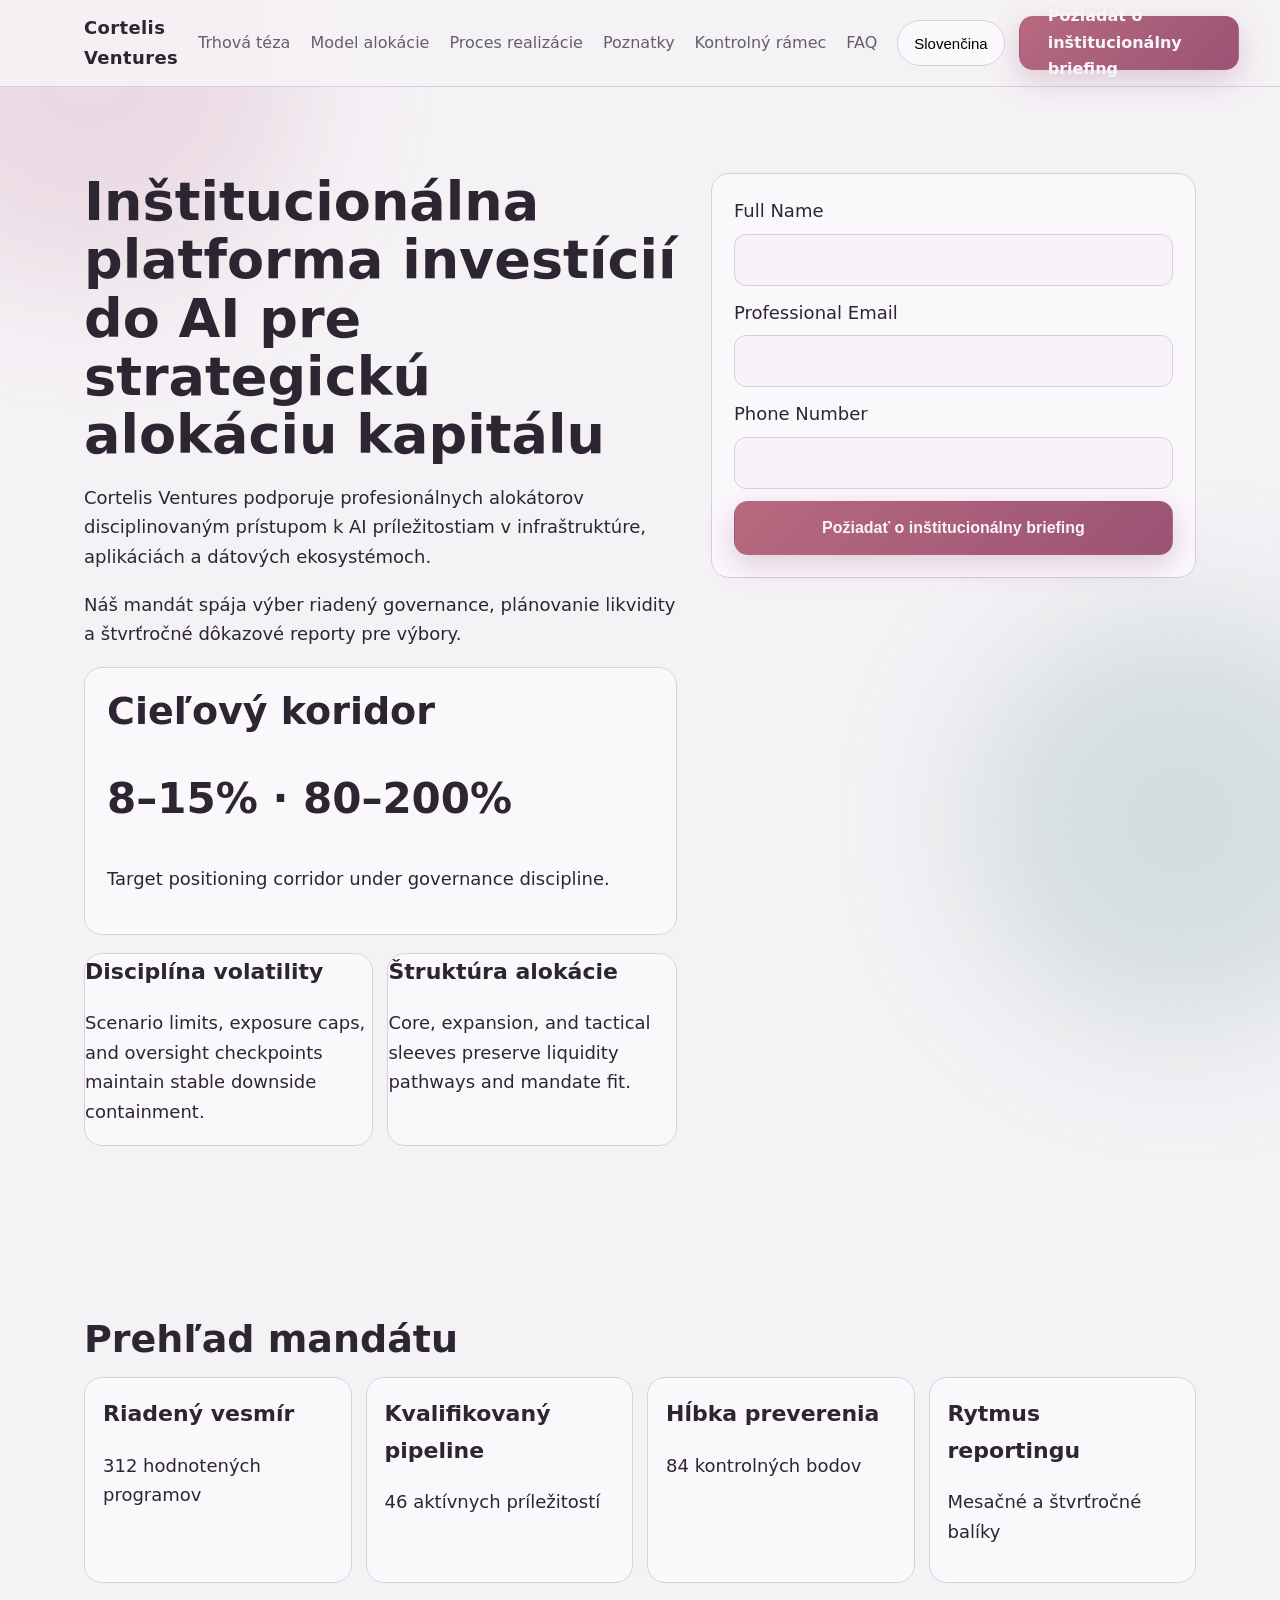
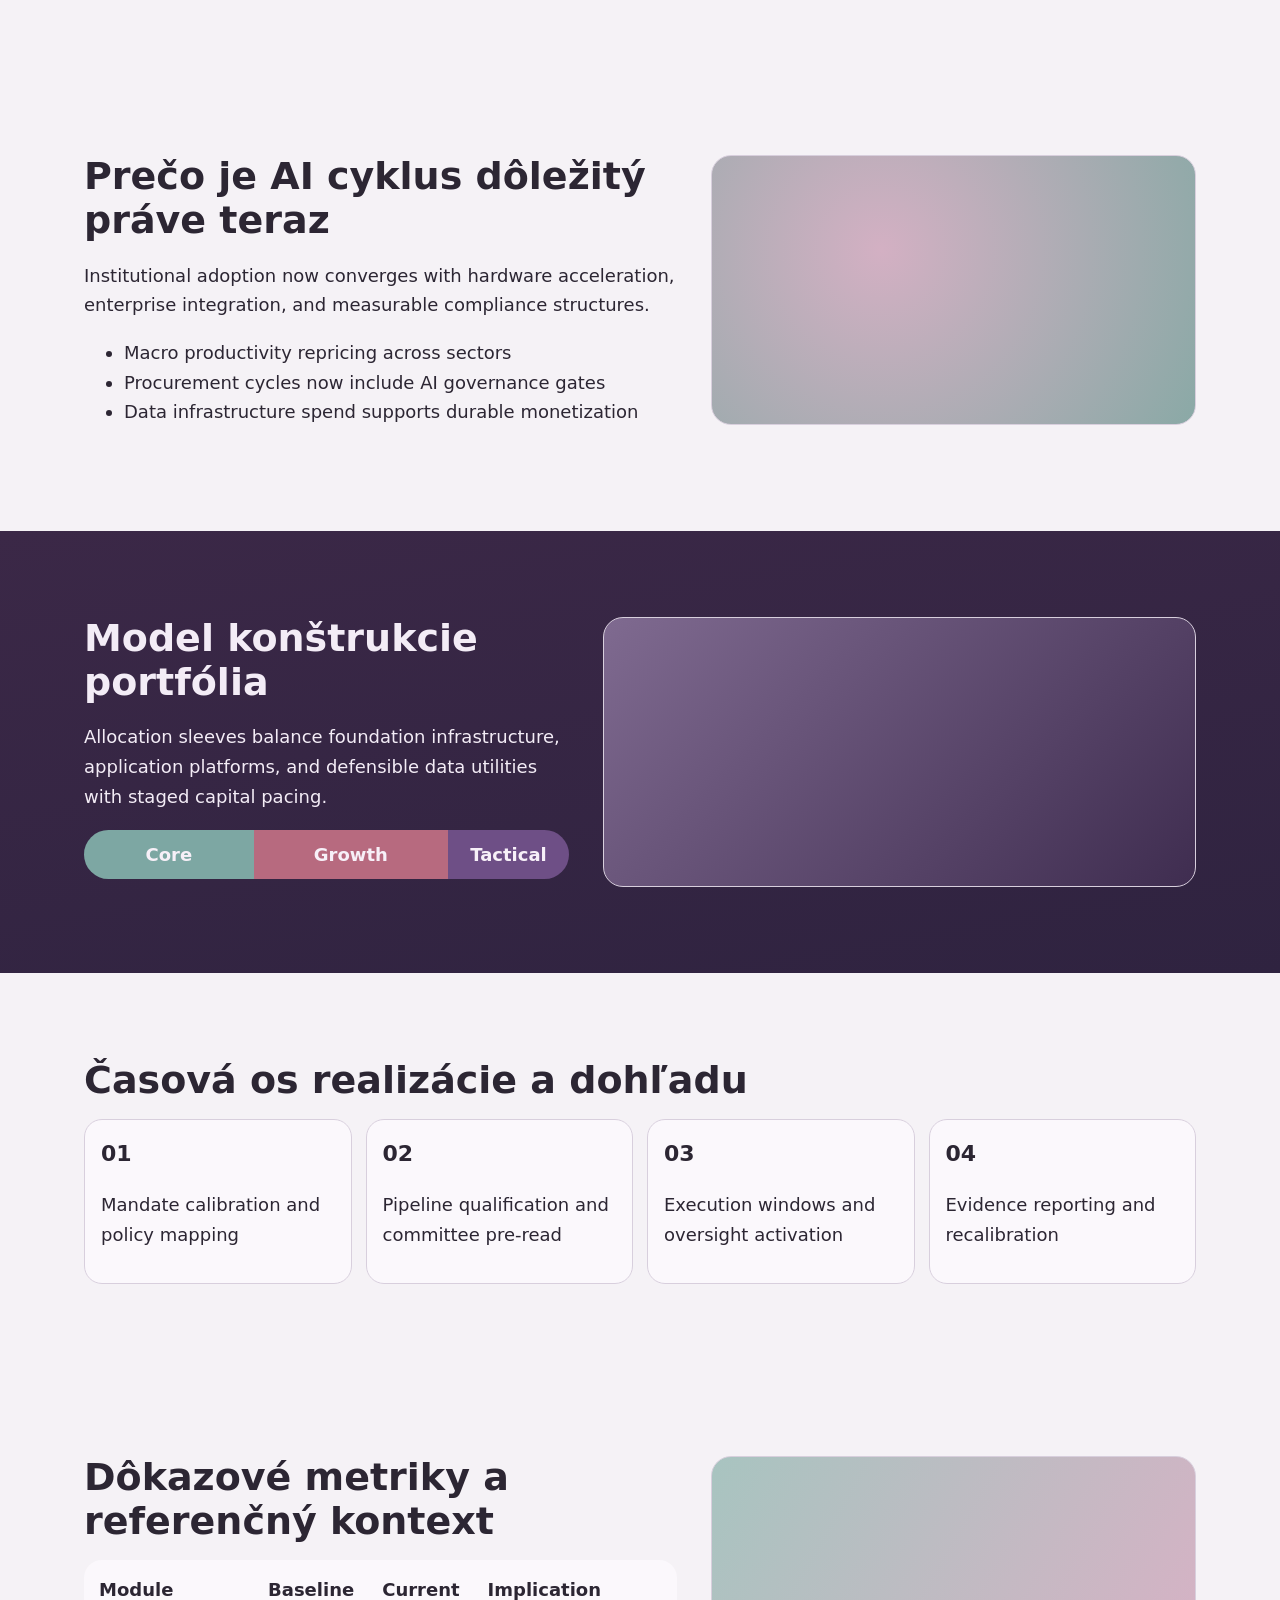
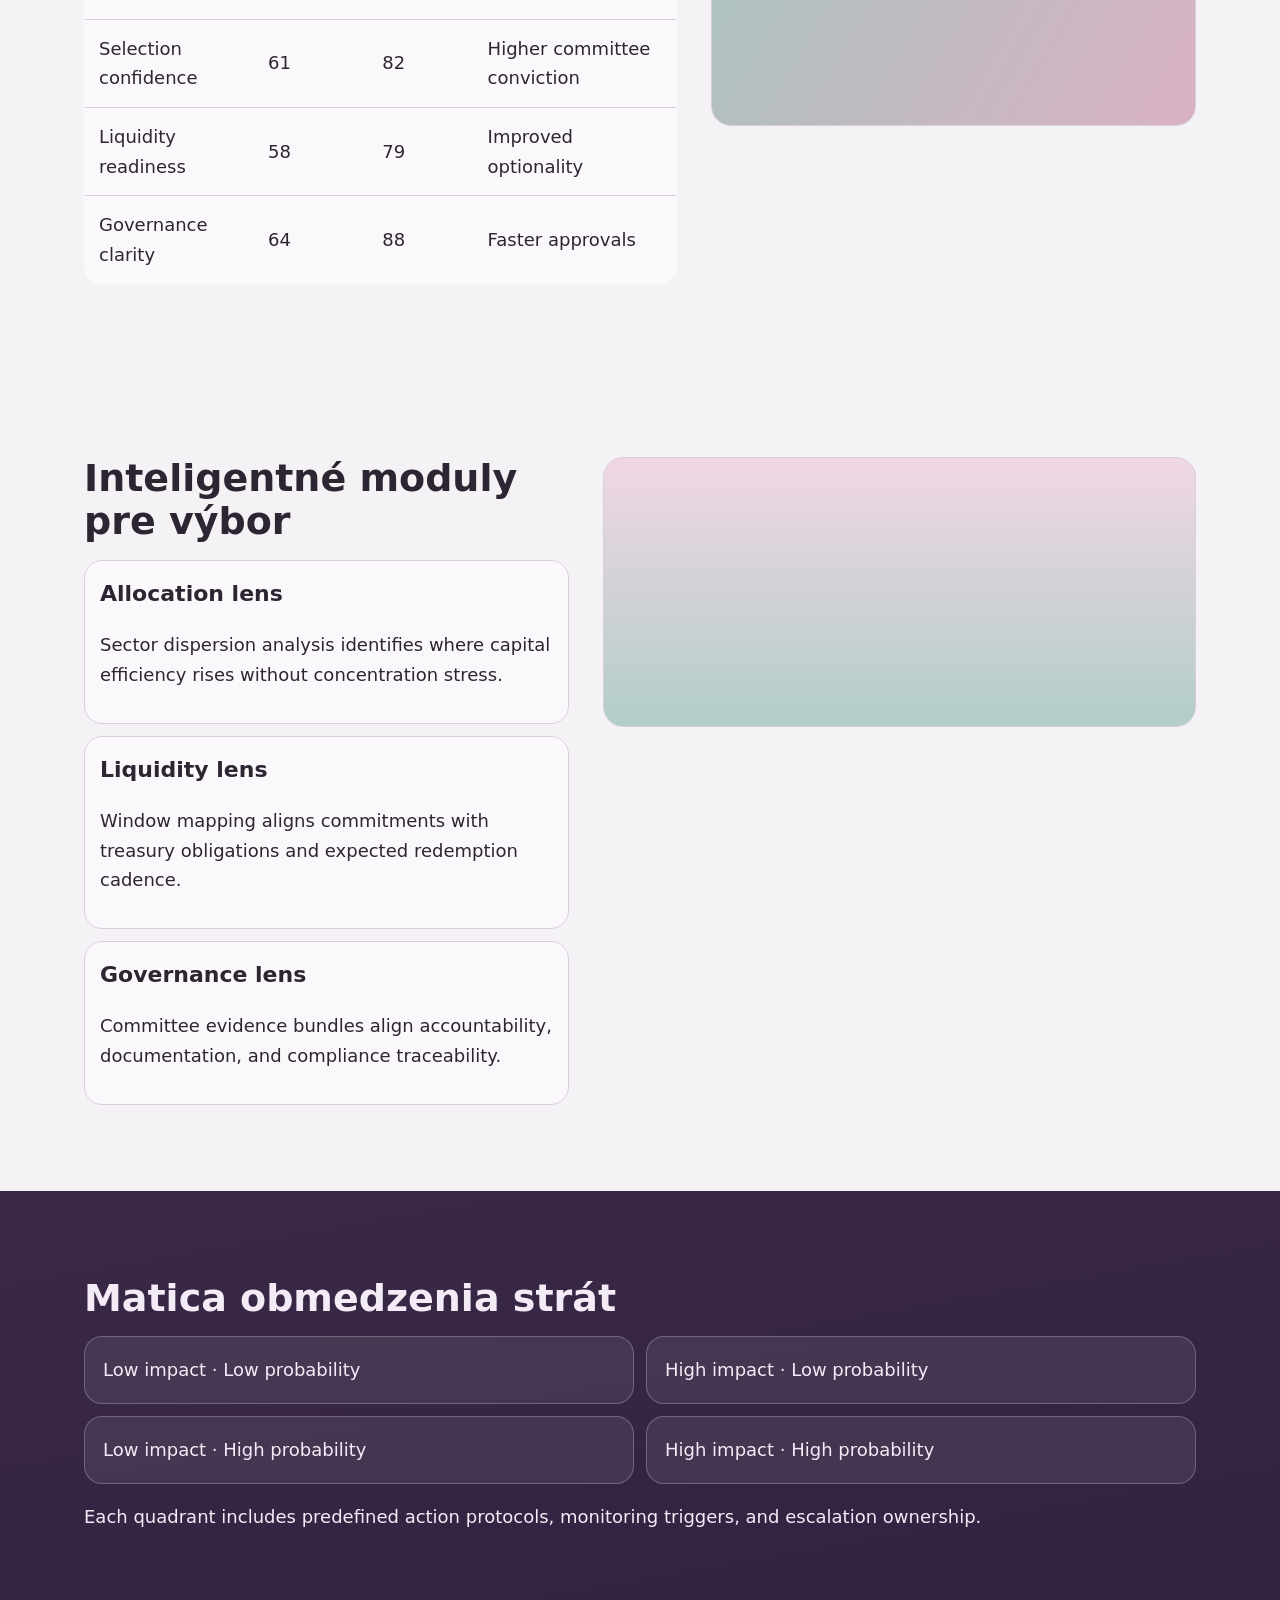
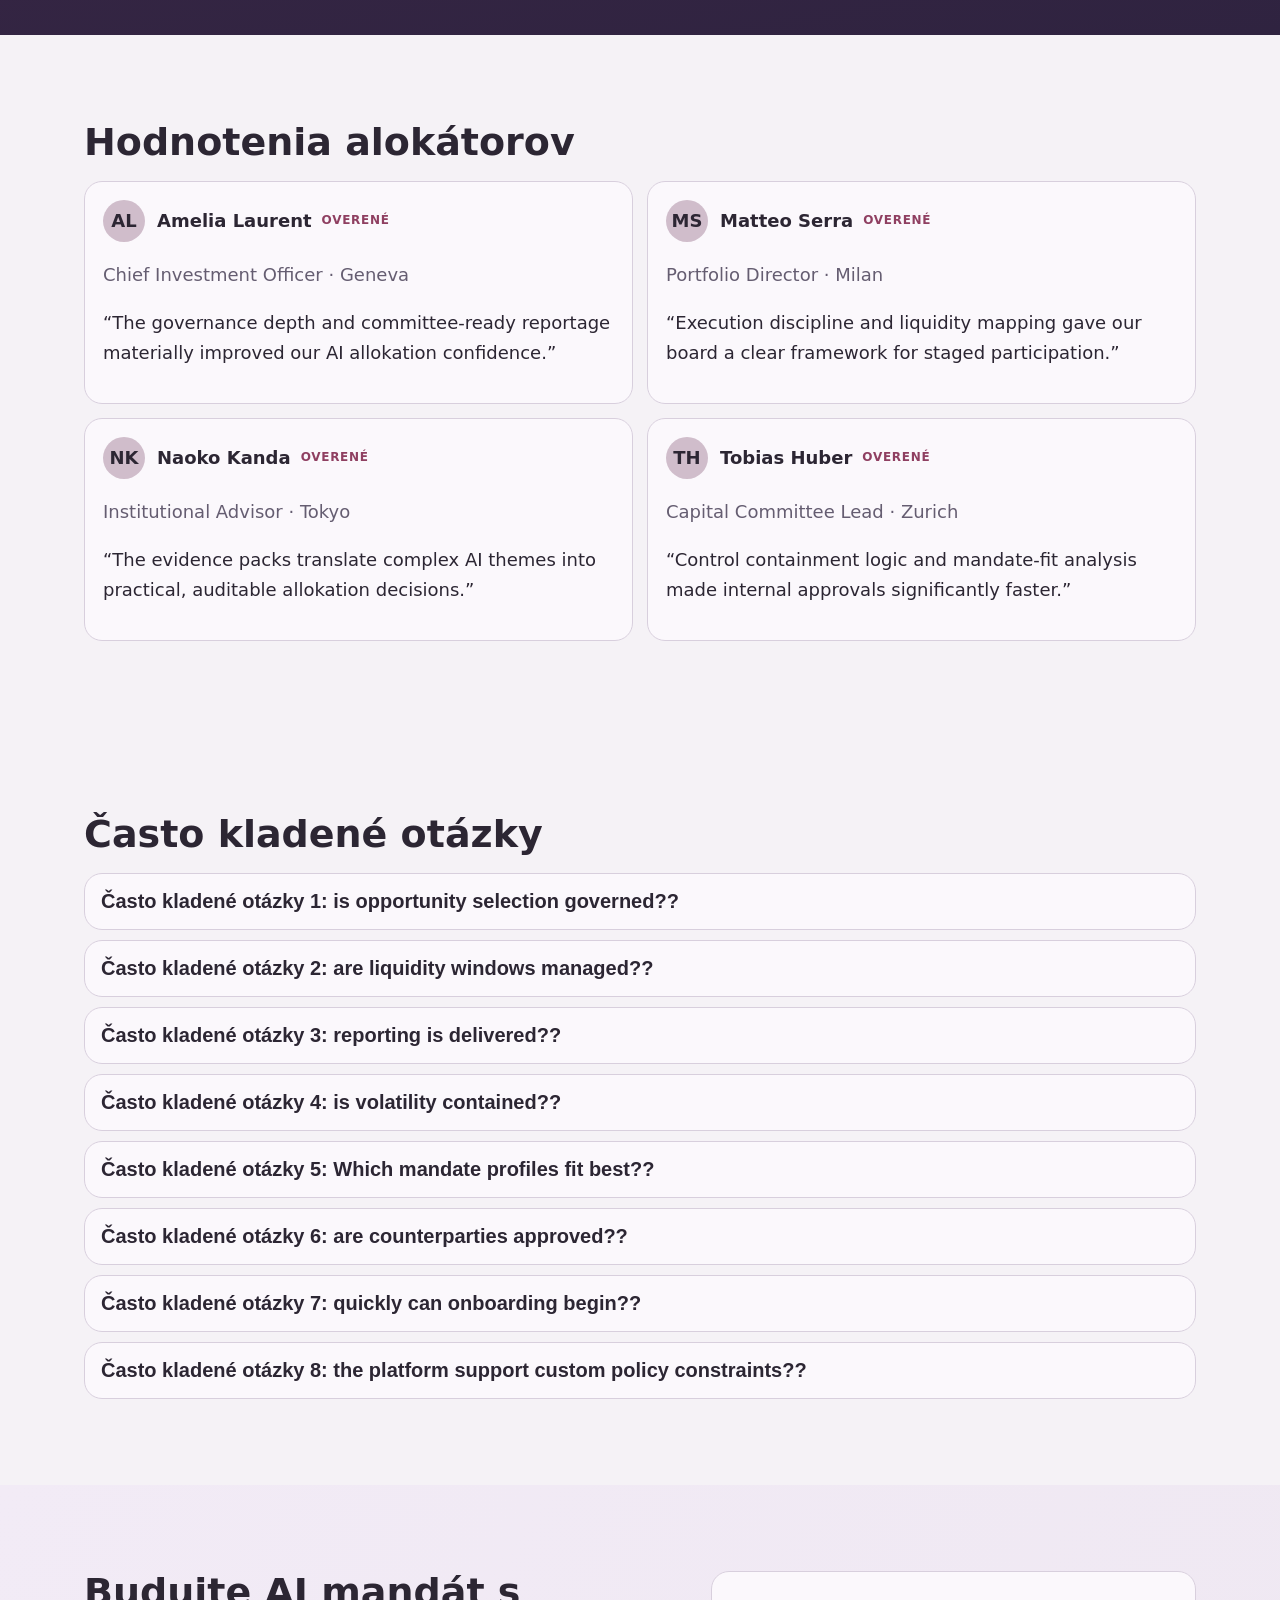
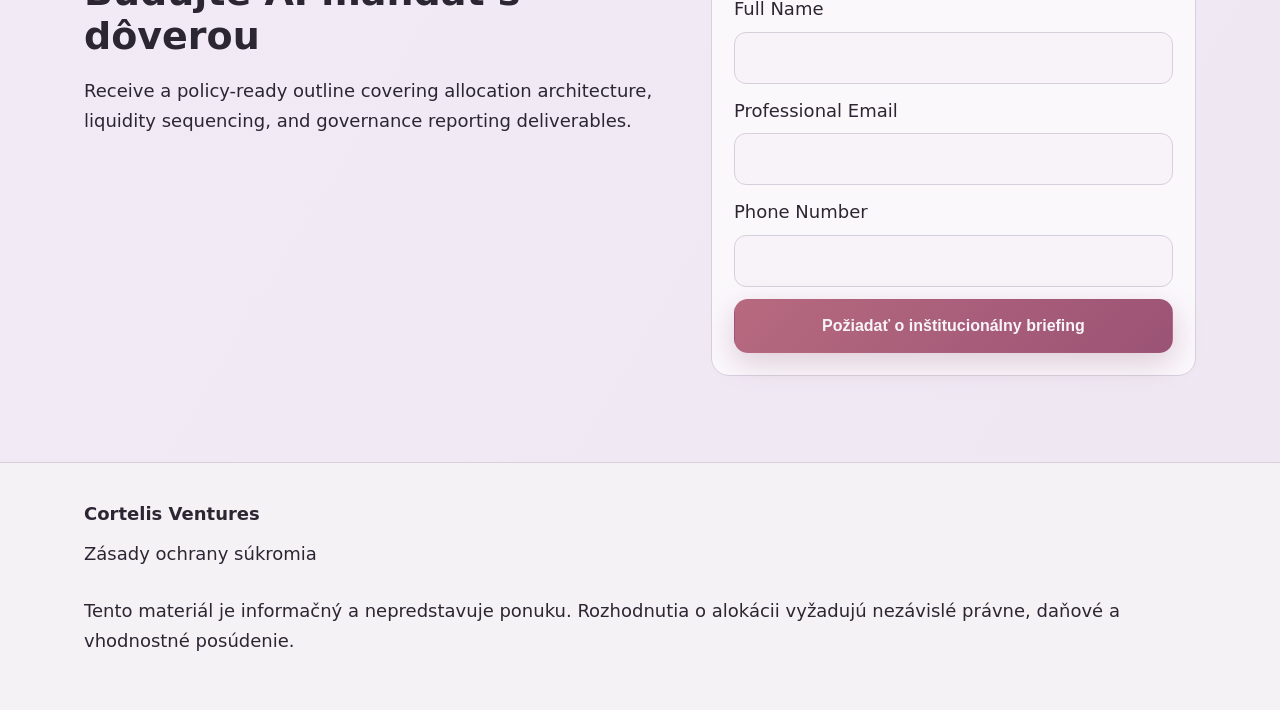
<file: sk/index.html>
<!doctype html>
<html lang="sk">
<head>
  <meta charset="utf-8">
  <meta name="viewport" content="width=device-width, initial-scale=1">
  <title>Cortelis Ventures | Inštitucionálna platforma investícií do AI</title>
  <meta name="description" content="Cortelis Ventures prináša inštitucionálnu platformu investícií do AI s governance, reportingom a disciplinovanou konštrukciou portfólia.">
  <link rel="canonical" href="https://www.cortelisventures.com/sk/index.html">
  <link rel="alternate" hreflang="en" href="https://www.cortelisventures.com/index.html">
  <link rel="alternate" hreflang="de" href="https://www.cortelisventures.com/de/index.html">
  <link rel="alternate" hreflang="fr" href="https://www.cortelisventures.com/fr/index.html">
  <link rel="alternate" hreflang="es" href="https://www.cortelisventures.com/es/index.html">
  <link rel="alternate" hreflang="it" href="https://www.cortelisventures.com/it/index.html">
  <link rel="alternate" hreflang="tr" href="https://www.cortelisventures.com/tr/index.html">
  <link rel="alternate" hreflang="pt" href="https://www.cortelisventures.com/pt/index.html">
  <link rel="alternate" hreflang="ja" href="https://www.cortelisventures.com/jp/index.html">
  <link rel="alternate" hreflang="sk" href="https://www.cortelisventures.com/sk/index.html">
  <link rel="alternate" hreflang="nl-BE" href="https://www.cortelisventures.com/be/index.html">
  <meta property="og:title" content="Cortelis Ventures | Inštitucionálna platforma investícií do AI">
  <meta property="og:description" content="Cortelis Ventures prináša inštitucionálnu platformu investícií do AI s governance, reportingom a disciplinovanou konštrukciou portfólia.">
  <meta property="og:type" content="website">
  <meta property="og:url" content="https://www.cortelisventures.com/sk/index.html">
  <meta name="twitter:card" content="summary_large_image">
  <meta name="twitter:title" content="Cortelis Ventures | Inštitucionálna platforma investícií do AI">
  <meta name="twitter:description" content="Cortelis Ventures prináša inštitucionálnu platformu investícií do AI s governance, reportingom a disciplinovanou konštrukciou portfólia.">
  <link rel="stylesheet" href="../assets/style.css">
</head>
<body>
<div class="bg-glow glow-a"></div><div class="bg-glow glow-b"></div>
<header class="site-header">
  <div class="container header-wrap">
    <a class="brand" href="../index.html">Cortelis Ventures</a>
    <nav class="desktop-nav" aria-label="Primary navigation"><a href="#section-1">Trhová téza</a><a href="#section-2">Model alokácie</a><a href="#section-3">Proces realizácie</a><a href="#section-4">Poznatky</a><a href="#section-5">Kontrolný rámec</a><a href="#section-6">FAQ</a></nav>
    <div class="header-actions">
      <div class="lang-switcher" data-lang>
        <button class="lang-active" aria-haspopup="true" aria-expanded="false">Slovenčina</button>
        <div class="lang-menu"><a href="../index.html" class="lang-option"><svg viewBox="0 0 60 40" aria-hidden="true"><rect width="60" height="40" fill="#1a3f8f"/><path d="M0 0L60 40M60 0L0 40" stroke="#f6f3ef" stroke-width="8"/><path d="M0 0L60 40M60 0L0 40" stroke="#c63b4f" stroke-width="4"/><path d="M30 0v40M0 20h60" stroke="#f6f3ef" stroke-width="12"/><path d="M30 0v40M0 20h60" stroke="#c63b4f" stroke-width="7"/></svg><span>English</span></a>
<a href="../de/index.html" class="lang-option"><svg viewBox="0 0 60 40" aria-hidden="true"><rect width="60" height="13.4" fill="#222"/><rect y="13.3" width="60" height="13.4" fill="#d32d2d"/><rect y="26.6" width="60" height="13.4" fill="#f2c94c"/></svg><span>Deutsch</span></a>
<a href="../fr/index.html" class="lang-option"><svg viewBox="0 0 60 40" aria-hidden="true"><rect width="20" height="40" fill="#2052a3"/><rect x="20" width="20" height="40" fill="#f4f0ea"/><rect x="40" width="20" height="40" fill="#d84f5f"/></svg><span>Français</span></a>
<a href="../es/index.html" class="lang-option"><svg viewBox="0 0 60 40" aria-hidden="true"><rect width="60" height="10" fill="#b9343b"/><rect y="10" width="60" height="20" fill="#e8bf52"/><rect y="30" width="60" height="10" fill="#b9343b"/></svg><span>Español</span></a>
<a href="../it/index.html" class="lang-option"><svg viewBox="0 0 60 40" aria-hidden="true"><rect width="20" height="40" fill="#2f8f57"/><rect x="20" width="20" height="40" fill="#f3efe8"/><rect x="40" width="20" height="40" fill="#cc4f4f"/></svg><span>Italiano</span></a>
<a href="../tr/index.html" class="lang-option"><svg viewBox="0 0 60 40" aria-hidden="true"><rect width="60" height="40" fill="#c83e4d"/><circle cx="25" cy="20" r="9" fill="#f3efe8"/><circle cx="28" cy="20" r="7" fill="#c83e4d"/><polygon points="36,20 42,17 42,23" fill="#f3efe8"/></svg><span>Türkçe</span></a>
<a href="../pt/index.html" class="lang-option"><svg viewBox="0 0 60 40" aria-hidden="true"><rect width="24" height="40" fill="#2f8f57"/><rect x="24" width="36" height="40" fill="#be454f"/><circle cx="24" cy="20" r="7" fill="#e8bf52"/></svg><span>Português</span></a>
<a href="../jp/index.html" class="lang-option"><svg viewBox="0 0 60 40" aria-hidden="true"><rect width="60" height="40" fill="#f6f3ef"/><circle cx="30" cy="20" r="9" fill="#bf3d50"/></svg><span>日本語</span></a>
<a href="../sk/index.html" class="lang-option"><svg viewBox="0 0 60 40" aria-hidden="true"><rect width="60" height="13.4" fill="#f3efe8"/><rect y="13.3" width="60" height="13.4" fill="#2f66b3"/><rect y="26.6" width="60" height="13.4" fill="#be454f"/></svg><span>Slovenčina</span></a>
<a href="../be/index.html" class="lang-option"><svg viewBox="0 0 60 40" aria-hidden="true"><rect width="20" height="40" fill="#1f1f24"/><rect x="20" width="20" height="40" fill="#e3c24e"/><rect x="40" width="20" height="40" fill="#cb4a53"/></svg><span>Belgium</span></a></div>
      </div>
      <a class="btn btn-primary" href="#lead-form">Požiadať o inštitucionálny briefing</a>
      <button class="burger" aria-label="Open menu" aria-expanded="false">☰</button>
    </div>
  </div>
</header>
<aside class="mobile-drawer" aria-hidden="true">
  <button class="drawer-close" aria-label="Close menu">✕</button>
  <nav class="drawer-nav"><a href="#section-1">Trhová téza</a><a href="#section-2">Model alokácie</a><a href="#section-3">Proces realizácie</a><a href="#section-4">Poznatky</a><a href="#section-5">Kontrolný rámec</a><a href="#section-6">FAQ</a></nav>
  <div class="lang-switcher" data-lang><button class="lang-active" aria-haspopup="true" aria-expanded="false">Slovenčina</button><div class="lang-menu"><a href="../index.html" class="lang-option"><svg viewBox="0 0 60 40" aria-hidden="true"><rect width="60" height="40" fill="#1a3f8f"/><path d="M0 0L60 40M60 0L0 40" stroke="#f6f3ef" stroke-width="8"/><path d="M0 0L60 40M60 0L0 40" stroke="#c63b4f" stroke-width="4"/><path d="M30 0v40M0 20h60" stroke="#f6f3ef" stroke-width="12"/><path d="M30 0v40M0 20h60" stroke="#c63b4f" stroke-width="7"/></svg><span>English</span></a>
<a href="../de/index.html" class="lang-option"><svg viewBox="0 0 60 40" aria-hidden="true"><rect width="60" height="13.4" fill="#222"/><rect y="13.3" width="60" height="13.4" fill="#d32d2d"/><rect y="26.6" width="60" height="13.4" fill="#f2c94c"/></svg><span>Deutsch</span></a>
<a href="../fr/index.html" class="lang-option"><svg viewBox="0 0 60 40" aria-hidden="true"><rect width="20" height="40" fill="#2052a3"/><rect x="20" width="20" height="40" fill="#f4f0ea"/><rect x="40" width="20" height="40" fill="#d84f5f"/></svg><span>Français</span></a>
<a href="../es/index.html" class="lang-option"><svg viewBox="0 0 60 40" aria-hidden="true"><rect width="60" height="10" fill="#b9343b"/><rect y="10" width="60" height="20" fill="#e8bf52"/><rect y="30" width="60" height="10" fill="#b9343b"/></svg><span>Español</span></a>
<a href="../it/index.html" class="lang-option"><svg viewBox="0 0 60 40" aria-hidden="true"><rect width="20" height="40" fill="#2f8f57"/><rect x="20" width="20" height="40" fill="#f3efe8"/><rect x="40" width="20" height="40" fill="#cc4f4f"/></svg><span>Italiano</span></a>
<a href="../tr/index.html" class="lang-option"><svg viewBox="0 0 60 40" aria-hidden="true"><rect width="60" height="40" fill="#c83e4d"/><circle cx="25" cy="20" r="9" fill="#f3efe8"/><circle cx="28" cy="20" r="7" fill="#c83e4d"/><polygon points="36,20 42,17 42,23" fill="#f3efe8"/></svg><span>Türkçe</span></a>
<a href="../pt/index.html" class="lang-option"><svg viewBox="0 0 60 40" aria-hidden="true"><rect width="24" height="40" fill="#2f8f57"/><rect x="24" width="36" height="40" fill="#be454f"/><circle cx="24" cy="20" r="7" fill="#e8bf52"/></svg><span>Português</span></a>
<a href="../jp/index.html" class="lang-option"><svg viewBox="0 0 60 40" aria-hidden="true"><rect width="60" height="40" fill="#f6f3ef"/><circle cx="30" cy="20" r="9" fill="#bf3d50"/></svg><span>日本語</span></a>
<a href="../sk/index.html" class="lang-option"><svg viewBox="0 0 60 40" aria-hidden="true"><rect width="60" height="13.4" fill="#f3efe8"/><rect y="13.3" width="60" height="13.4" fill="#2f66b3"/><rect y="26.6" width="60" height="13.4" fill="#be454f"/></svg><span>Slovenčina</span></a>
<a href="../be/index.html" class="lang-option"><svg viewBox="0 0 60 40" aria-hidden="true"><rect width="20" height="40" fill="#1f1f24"/><rect x="20" width="20" height="40" fill="#e3c24e"/><rect x="40" width="20" height="40" fill="#cb4a53"/></svg><span>Belgium</span></a></div></div>
  <a class="btn btn-primary" href="#lead-form">Požiadať o inštitucionálny briefing</a>
</aside><div class="drawer-overlay"></div>
<main>
<section class="hero section-light" id="section-1"><div class="container hero-grid"><div><h1>Inštitucionálna platforma investícií do AI pre strategickú alokáciu kapitálu</h1><p>Cortelis Ventures podporuje profesionálnych alokátorov disciplinovaným prístupom k AI príležitostiam v infraštruktúre, aplikáciách a dátových ekosystémoch.</p><p>Náš mandát spája výber riadený governance, plánovanie likvidity a štvrťročné dôkazové reporty pre výbory.</p><div class="return-module"><h2>Cieľový koridor</h2><p class="big">8–15% · 80–200%</p><p>Target positioning corridor under governance discipline.</p></div><div class="hero-mini"><article><h3>Disciplína volatility</h3><p>Scenario limits, exposure caps, and oversight checkpoints maintain stable downside containment.</p></article><article><h3>Štruktúra alokácie</h3><p>Core, expansion, and tactical sleeves preserve liquidity pathways and mandate fit.</p></article></div></div>
<form class="lead-form" id="lead-form"><label>Full Name<input type="text" name="name" required></label><label>Professional Email<input type="email" name="email" required></label><label>Phone Number<input type="tel" name="phone" required></label><button class="btn btn-primary" type="submit">Požiadať o inštitucionálny briefing</button></form>
</div></section>
<section class="section-light" id="section-2"><div class="container"><h2>Prehľad mandátu</h2><div class="kpi-grid"><article class="kpi-card reveal"><h3>Riadený vesmír</h3><p>312 hodnotených programov</p></article><article class="kpi-card reveal"><h3>Kvalifikovaný pipeline</h3><p>46 aktívnych príležitostí</p></article><article class="kpi-card reveal"><h3>Hĺbka preverenia</h3><p>84 kontrolných bodov</p></article><article class="kpi-card reveal"><h3>Rytmus reportingu</h3><p>Mesačné a štvrťročné balíky</p></article></div></div></section>
<section class="section-light" id="section-3"><div class="container split"><div><h2>Prečo je AI cyklus dôležitý práve teraz</h2><p>Institutional adoption now converges with hardware acceleration, enterprise integration, and measurable compliance structures.</p><ul><li>Macro productivity repricing across sectors</li><li>Procurement cycles now include AI governance gates</li><li>Data infrastructure spend supports durable monetization</li></ul></div><div class="visual ring"></div></div></section>
<section class="section-dark" id="section-4"><div class="container split reverse"><div><h2>Model konštrukcie portfólia</h2><p>Allocation sleeves balance foundation infrastructure, application platforms, and defensible data utilities with staged capital pacing.</p><div class="stacked-bar"><span style="width:35%">Core</span><span style="width:40%">Growth</span><span style="width:25%">Tactical</span></div></div><div class="visual flow"></div></div></section>
<section class="section-light" id="section-5"><div class="container"><h2>Časová os realizácie a dohľadu</h2><div class="timeline"><article><h3>01</h3><p>Mandate calibration and policy mapping</p></article><article><h3>02</h3><p>Pipeline qualification and committee pre-read</p></article><article><h3>03</h3><p>Execution windows and oversight activation</p></article><article><h3>04</h3><p>Evidence reporting and recalibration</p></article></div></div></section>
<section class="section-light" id="section-6"><div class="container split"><div><h2>Dôkazové metriky a referenčný kontext</h2><table><thead><tr><th>Module</th><th>Baseline</th><th>Current</th><th>Implication</th></tr></thead><tbody><tr><td>Selection confidence</td><td>61</td><td>82</td><td>Higher committee conviction</td></tr><tr><td>Liquidity readiness</td><td>58</td><td>79</td><td>Improved optionality</td></tr><tr><td>Governance clarity</td><td>64</td><td>88</td><td>Faster approvals</td></tr></tbody></table></div><div class="visual dual"></div></div></section>
<section class="section-light" id="section-7"><div class="container split reverse"><div><h2>Inteligentné moduly pre výbor</h2><div class="insight-cards"><article><h3>Allocation lens</h3><p>Sector dispersion analysis identifies where capital efficiency rises without concentration stress.</p></article><article><h3>Liquidity lens</h3><p>Window mapping aligns commitments with treasury obligations and expected redemption cadence.</p></article><article><h3>Governance lens</h3><p>Committee evidence bundles align accountability, documentation, and compliance traceability.</p></article></div></div><div class="visual waterfall"></div></div></section>
<section class="section-dark" id="section-8"><div class="container"><h2>Matica obmedzenia strát</h2><div class="matrix"><div>Low impact · Low probability</div><div>High impact · Low probability</div><div>Low impact · High probability</div><div>High impact · High probability</div></div><p>Each quadrant includes predefined action protocols, monitoring triggers, and escalation ownership.</p></div></section>
<section class="section-light" id="section-9"><div class="container"><h2>Hodnotenia alokátorov</h2><div class="review-grid"><article class="review-card reveal"><div class="review-head"><div class="avatar">AL</div><div class="identity"><strong>Amelia Laurent</strong><span>OVERENÉ</span></div></div><p class="role">Chief Investment Officer · Geneva</p><p>“The governance depth and committee-ready reportage materially improved our AI allokation confidence.”</p></article><article class="review-card reveal"><div class="review-head"><div class="avatar">MS</div><div class="identity"><strong>Matteo Serra</strong><span>OVERENÉ</span></div></div><p class="role">Portfolio Director · Milan</p><p>“Execution discipline and liquidity mapping gave our board a clear framework for staged participation.”</p></article><article class="review-card reveal"><div class="review-head"><div class="avatar">NK</div><div class="identity"><strong>Naoko Kanda</strong><span>OVERENÉ</span></div></div><p class="role">Institutional Advisor · Tokyo</p><p>“The evidence packs translate complex AI themes into practical, auditable allokation decisions.”</p></article><article class="review-card reveal"><div class="review-head"><div class="avatar">TH</div><div class="identity"><strong>Tobias Huber</strong><span>OVERENÉ</span></div></div><p class="role">Capital Committee Lead · Zurich</p><p>“Control containment logic and mandate-fit analysis made internal approvals significantly faster.”</p></article></div></div></section>
<section class="section-light" id="section-10"><div class="container"><h2>Často kladené otázky</h2><div class="faq-list"><div class="faq-item"><button class="faq-question" aria-expanded="false">Často kladené otázky 1: is opportunity selection governed??</button><div class="faq-answer"><p>Selection combines thematic scoring, legal review, technical validation, and committee approval with auditable evidence logs.</p></div></div><div class="faq-item"><button class="faq-question" aria-expanded="false">Často kladené otázky 2: are liquidity windows managed??</button><div class="faq-answer"><p>Each sleeve uses staggered entry and exit windows so committees can preserve optionality under varying market conditions.</p></div></div><div class="faq-item"><button class="faq-question" aria-expanded="false">Často kladené otázky 3: reporting is delivered??</button><div class="faq-answer"><p>You receive monthly operational packs and quarterly governance dossiers with benchmark comparisons and mandate commentary.</p></div></div><div class="faq-item"><button class="faq-question" aria-expanded="false">Často kladené otázky 4: is volatility contained??</button><div class="faq-answer"><p>Position sizing, exposure caps, and stress scenarios are calibrated before deployment and reviewed through formal oversight gates.</p></div></div><div class="faq-item"><button class="faq-question" aria-expanded="false">Často kladené otázky 5: Which mandate profiles fit best??</button><div class="faq-answer"><p>The framework supports endowments, family offices, pension sub-portfolios, and treasury diversification programs.</p></div></div><div class="faq-item"><button class="faq-question" aria-expanded="false">Často kladené otázky 6: are counterparties approved??</button><div class="faq-answer"><p>Counterparties pass compliance checks, operational control verification, and contractual safeguards before allocation approval.</p></div></div><div class="faq-item"><button class="faq-question" aria-expanded="false">Často kladené otázky 7: quickly can onboarding begin??</button><div class="faq-answer"><p>A structured onboarding path can begin within ten business days after documentation and committee sign-off.</p></div></div><div class="faq-item"><button class="faq-question" aria-expanded="false">Často kladené otázky 8: the platform support custom policy constraints??</button><div class="faq-answer"><p>Yes. Allocation constraints, exclusion rules, and reporting templates are configured to your policy architecture.</p></div></div></div></div></section>
<section class="section-light final-cta" id="section-11"><div class="container split"><div><h2>Budujte AI mandát s dôverou</h2><p>Receive a policy-ready outline covering allocation architecture, liquidity sequencing, and governance reporting deliverables.</p></div><form class="lead-form"><label>Full Name<input type="text" name="name" required></label><label>Professional Email<input type="email" name="email" required></label><label>Phone Number<input type="tel" name="phone" required></label><button class="btn btn-primary" type="submit">Požiadať o inštitucionálny briefing</button></form></div></section>
</main>
<footer><div class="container footer-wrap"><strong>Cortelis Ventures</strong><a href="#" data-open-privacy>Zásady ochrany súkromia</a><p>Tento materiál je informačný a nepredstavuje ponuku. Rozhodnutia o alokácii vyžadujú nezávislé právne, daňové a vhodnostné posúdenie.</p></div></footer>
<div class="modal" id="privacy-modal" aria-hidden="true"><div class="modal-dialog" role="dialog" aria-modal="true"><button class="modal-x" aria-label="Close">✕</button><h2>Zásady ochrany súkromia</h2><div class="modal-body"><section><h3>Introduction</h3><p>This policy explains how Cortelis Ventures handles personal information submitted through this website and related communications.</p></section><section><h3>Data collection</h3><p>We collect contact details, professional identifiers, engagement data, and consent records required for institutional communications.</p></section><section><h3>Legal basis</h3><p>Processing is based on consent, legitimate interest, and contractual preparation aligned with applicable regulations.</p></section><section><h3>Cookies</h3><p>Essential cookies maintain secure sessions and analytics cookies measure anonymized interaction patterns.</p></section><section><h3>Retention</h3><p>Information is retained only for operational necessity, regulatory obligations, and documented communication preferences.</p></section><section><h3>Third-party sharing</h3><p>Data may be shared with regulated service providers under contractual confidentiality and security obligations.</p></section><section><h3>Security</h3><p>Administrative, technical, and organizational controls protect data against unauthorized access, alteration, or loss.</p></section><section><h3>User rights</h3><p>You may request access, correction, deletion, restriction, portability, or objection through the contact channel below.</p></section><section><h3>International transfers</h3><p>Cross-border transfers rely on recognized safeguards, adequacy mechanisms, and contractual protection clauses.</p></section><section><h3>Industry risk disclosure</h3><p>Digital channels may involve residual transmission vulnerabilities; users should avoid sending highly sensitive credentials.</p></section><section><h3>Contact</h3><p>For privacy requests contact compliance@cortelisventures.com and include your jurisdiction and request scope.</p></section></div><div class="modal-foot"><button class="btn btn-secondary" data-close-modal>Close</button></div></div></div>
<script type="application/ld+json">{"@context":"https://schema.org","@type":"Organization","name":"Cortelis Ventures","url":"https://www.cortelisventures.com/"}</script>
<script type="application/ld+json">{"@context":"https://schema.org","@type":"WebSite","name":"Cortelis Ventures","url":"https://www.cortelisventures.com/"}</script>
<script type="application/ld+json">{"@context":"https://schema.org","@type":"FAQPage","mainEntity":[{"@type":"Question","name":"Často kladené otázky 1: is opportunity selection governed??","acceptedAnswer":{"@type":"Answer","text":"Selection combines thematic scoring, legal review, technical validation, and committee approval with auditable evidence logs."}},{"@type":"Question","name":"Často kladené otázky 2: are liquidity windows managed??","acceptedAnswer":{"@type":"Answer","text":"Each sleeve uses staggered entry and exit windows so committees can preserve optionality under varying market conditions."}},{"@type":"Question","name":"Často kladené otázky 3: reporting is delivered??","acceptedAnswer":{"@type":"Answer","text":"You receive monthly operational packs and quarterly governance dossiers with benchmark comparisons and mandate commentary."}},{"@type":"Question","name":"Často kladené otázky 4: is volatility contained??","acceptedAnswer":{"@type":"Answer","text":"Position sizing, exposure caps, and stress scenarios are calibrated before deployment and reviewed through formal oversight gates."}},{"@type":"Question","name":"Často kladené otázky 5: Which mandate profiles fit best??","acceptedAnswer":{"@type":"Answer","text":"The framework supports endowments, family offices, pension sub-portfolios, and treasury diversification programs."}},{"@type":"Question","name":"Často kladené otázky 6: are counterparties approved??","acceptedAnswer":{"@type":"Answer","text":"Counterparties pass compliance checks, operational control verification, and contractual safeguards before allocation approval."}},{"@type":"Question","name":"Často kladené otázky 7: quickly can onboarding begin??","acceptedAnswer":{"@type":"Answer","text":"A structured onboarding path can begin within ten business days after documentation and committee sign-off."}},{"@type":"Question","name":"Často kladené otázky 8: the platform support custom policy constraints??","acceptedAnswer":{"@type":"Answer","text":"Yes. Allocation constraints, exclusion rules, and reporting templates are configured to your policy architecture."}}]}</script>
<script type="application/ld+json">{"@context":"https://schema.org","@type":"Review","itemReviewed":{"@type":"Organization","name":"Cortelis Ventures"},"author":{"@type":"Person","name":"Amelia Laurent"},"reviewBody":"The governance depth and committee-ready reportage materially improved our AI allokation confidence."}</script>
<script defer src="../assets/app.js"></script>
</body></html>
</file>
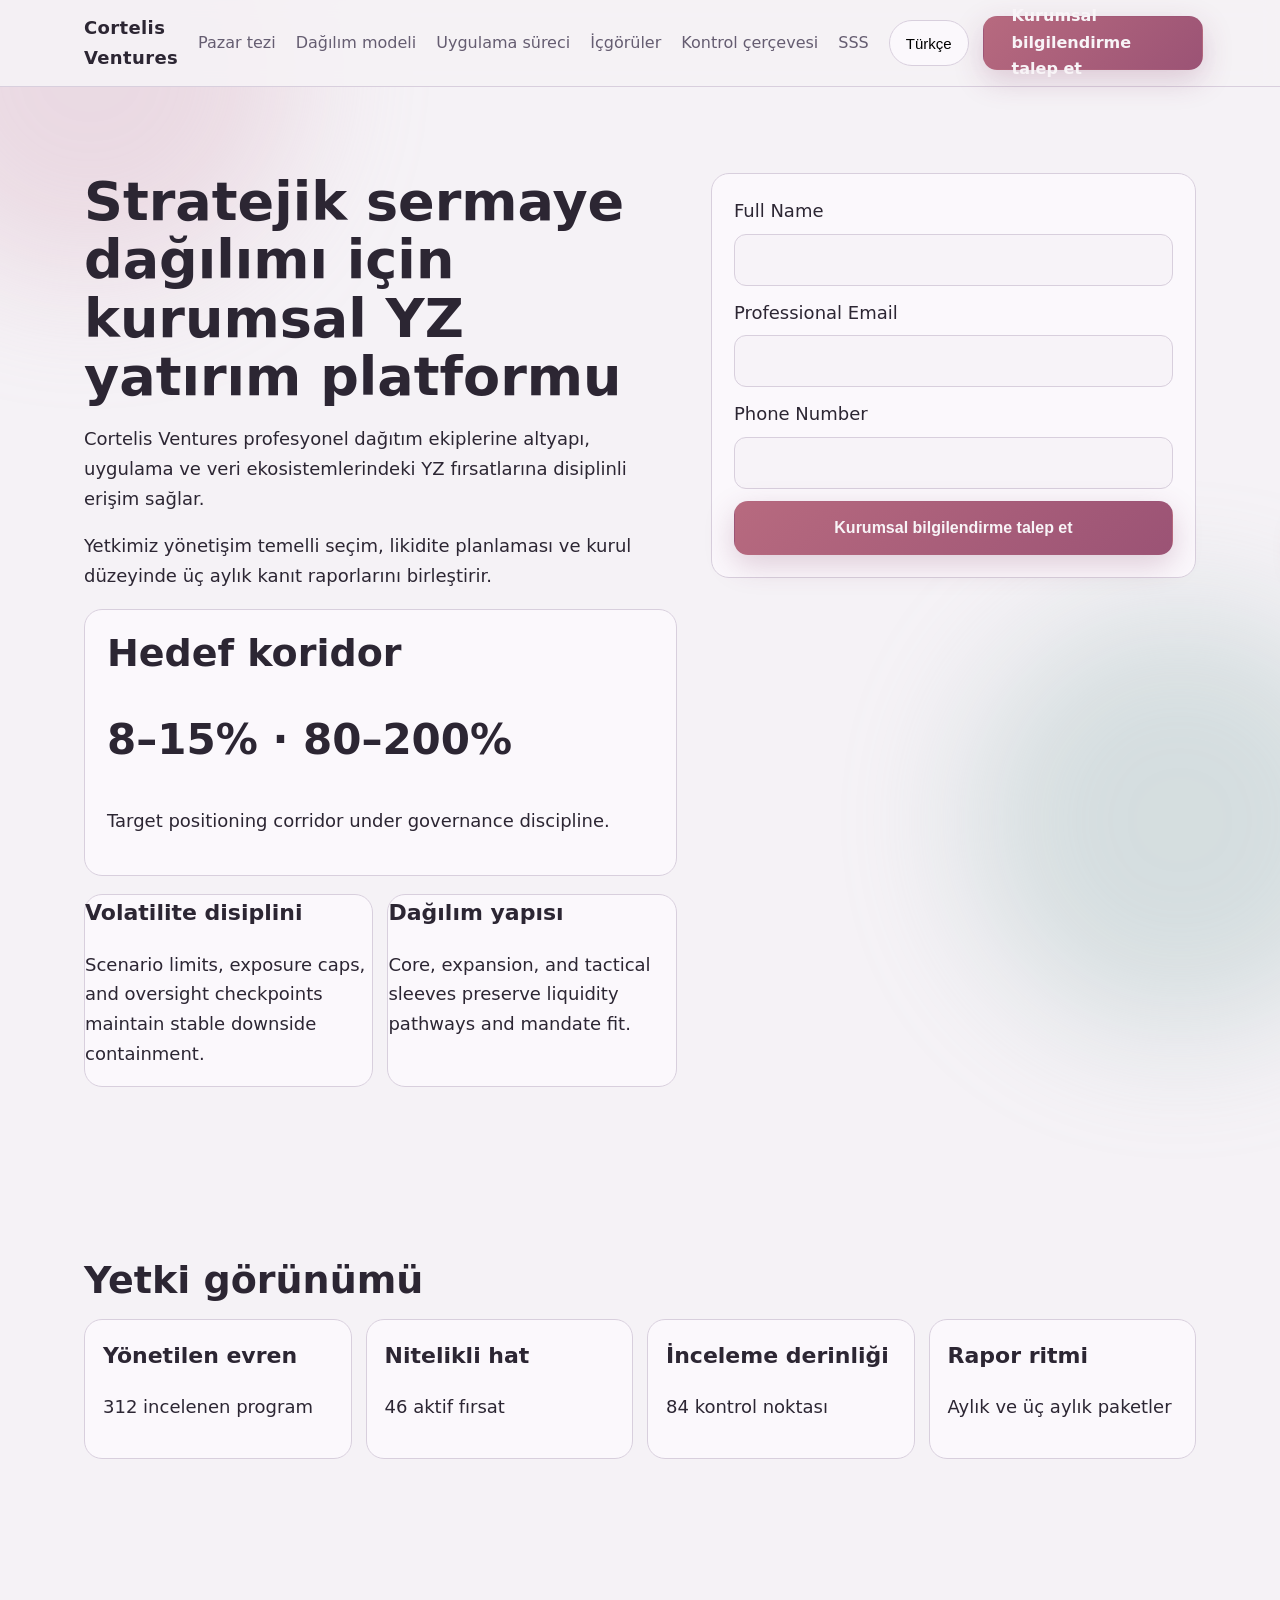
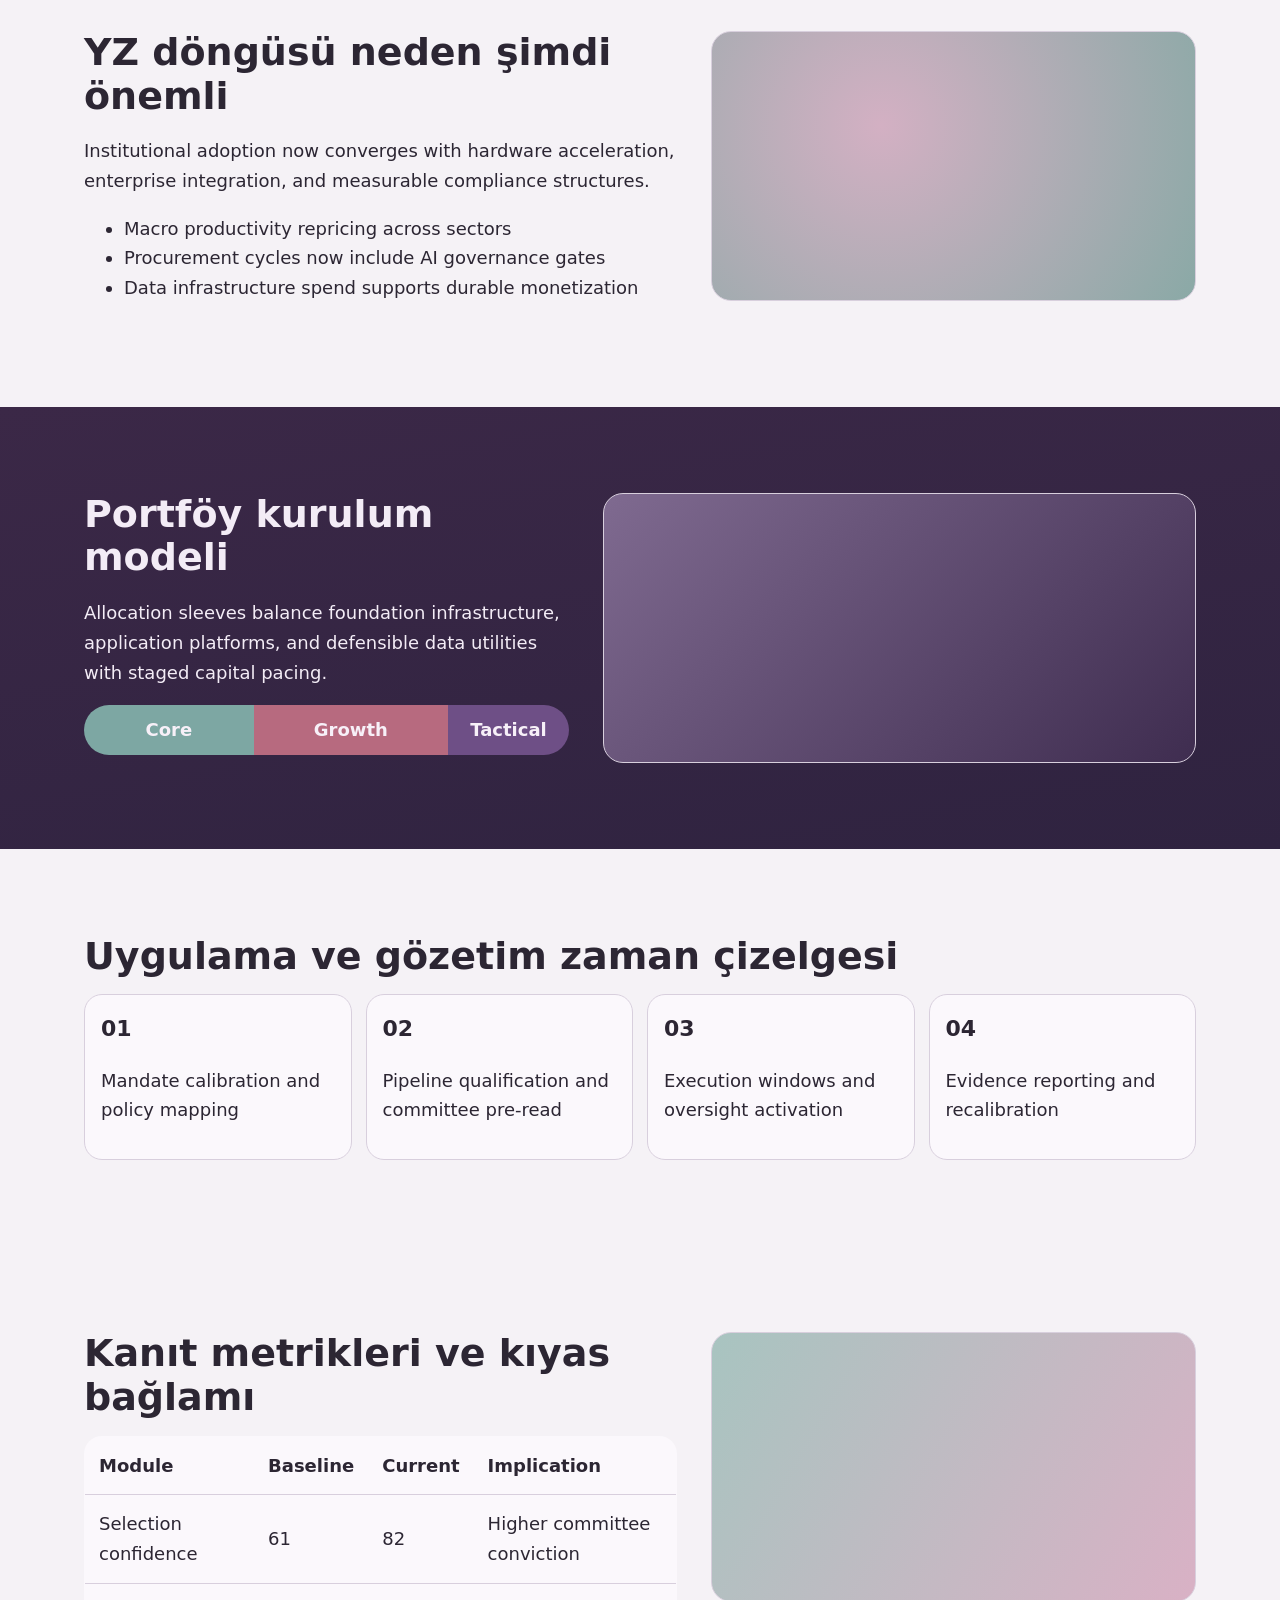
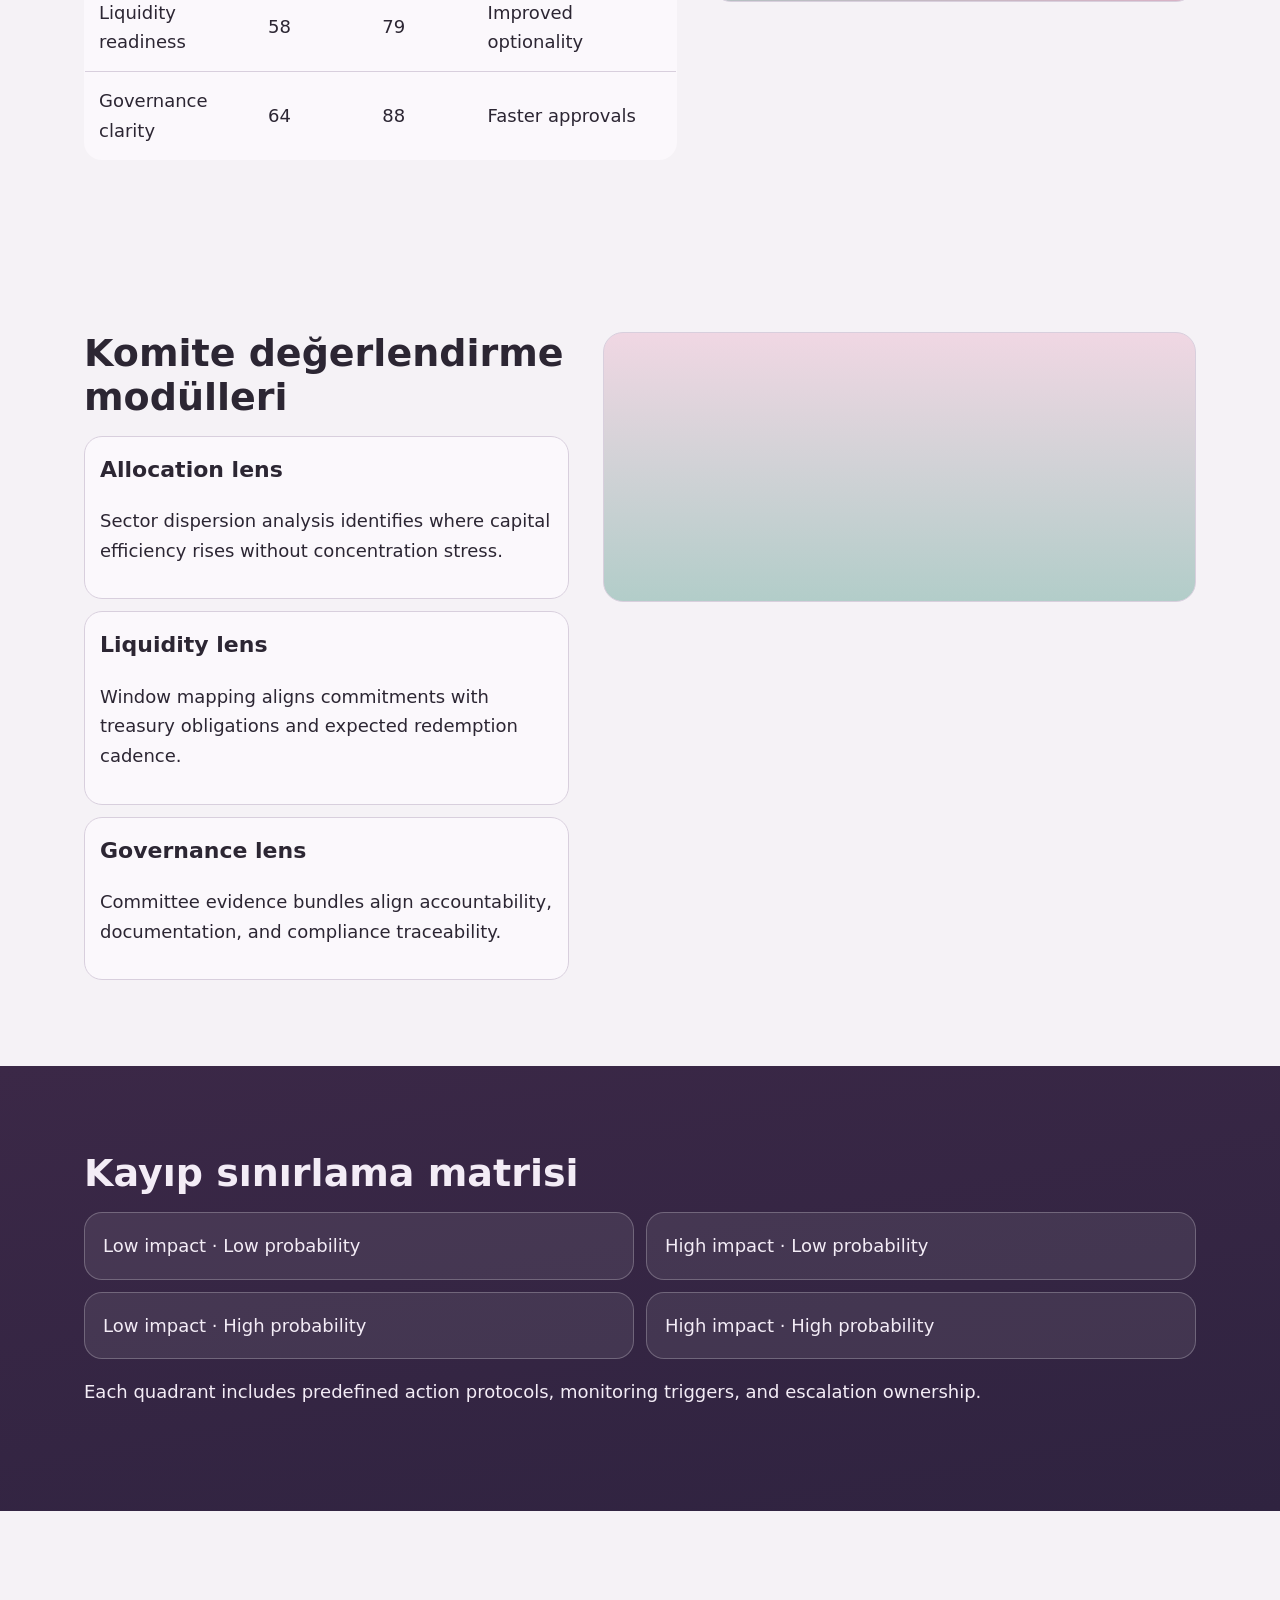
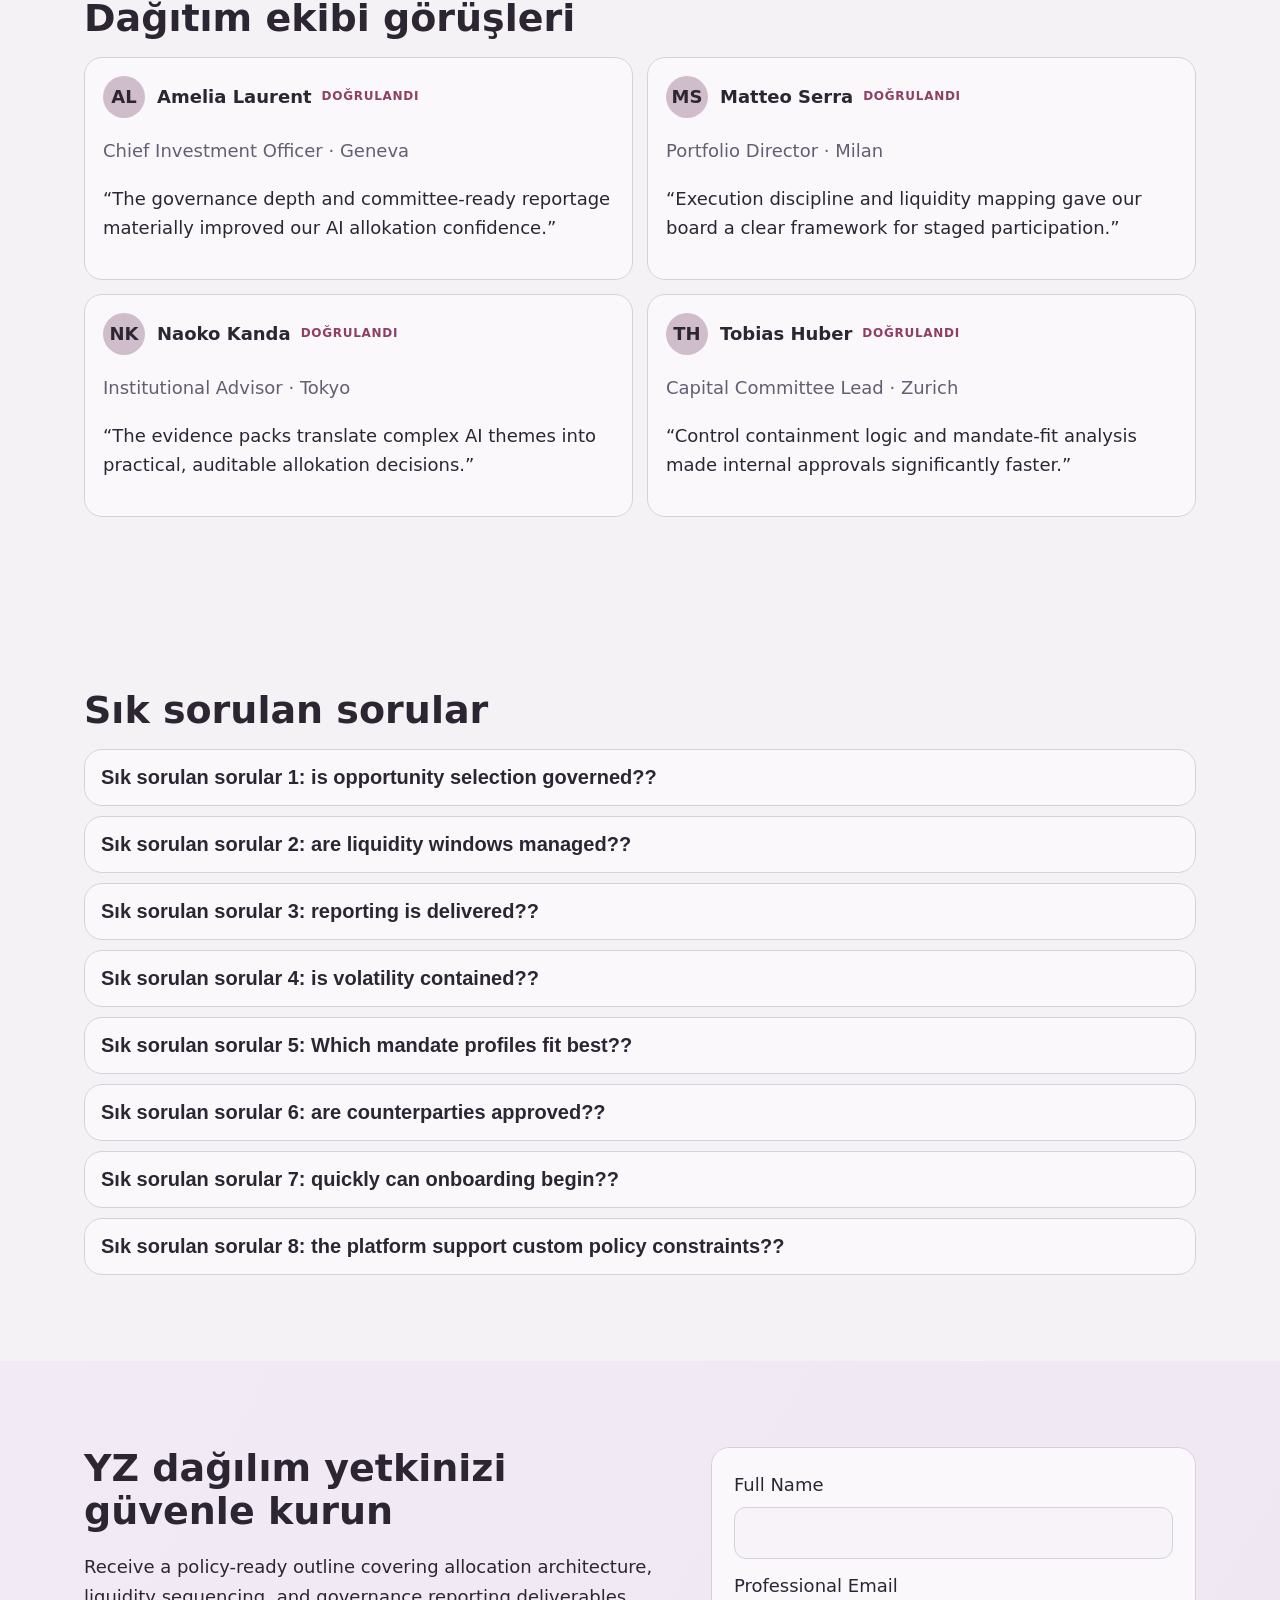
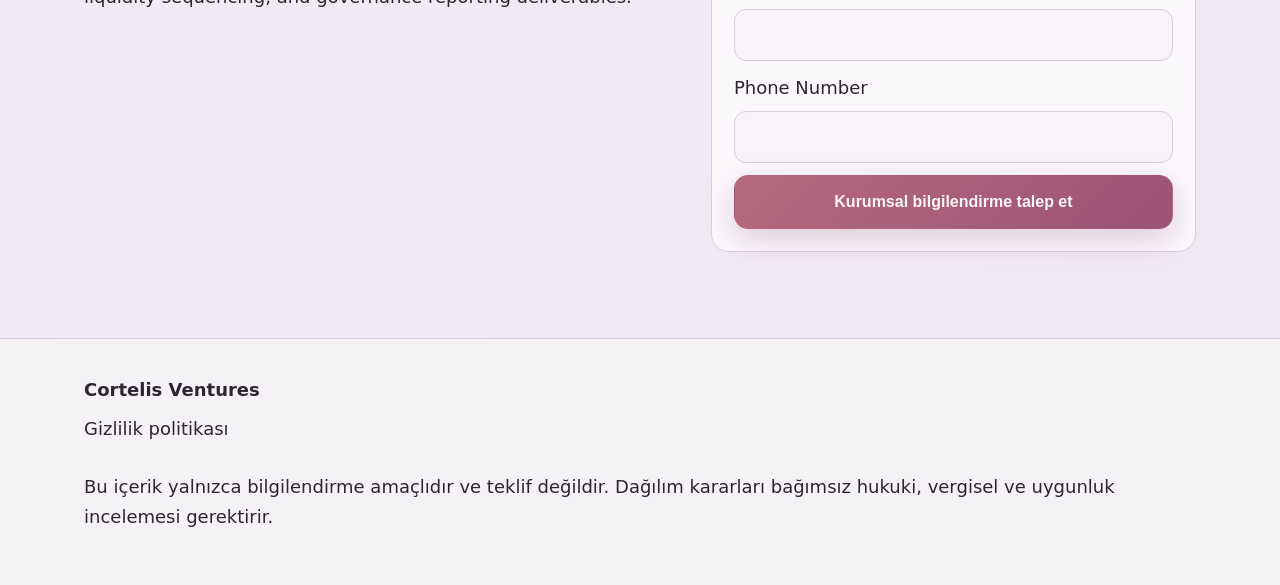
<file: tr/index.html>
<!doctype html>
<html lang="tr">
<head>
  <meta charset="utf-8">
  <meta name="viewport" content="width=device-width, initial-scale=1">
  <title>Cortelis Ventures | Kurumsal YZ yatırım platformu</title>
  <meta name="description" content="Cortelis Ventures yönetişim, raporlama ve disiplinli portföy yapısıyla kurumsal YZ yatırım platformu sunar.">
  <link rel="canonical" href="https://www.cortelisventures.com/tr/index.html">
  <link rel="alternate" hreflang="en" href="https://www.cortelisventures.com/index.html">
  <link rel="alternate" hreflang="de" href="https://www.cortelisventures.com/de/index.html">
  <link rel="alternate" hreflang="fr" href="https://www.cortelisventures.com/fr/index.html">
  <link rel="alternate" hreflang="es" href="https://www.cortelisventures.com/es/index.html">
  <link rel="alternate" hreflang="it" href="https://www.cortelisventures.com/it/index.html">
  <link rel="alternate" hreflang="tr" href="https://www.cortelisventures.com/tr/index.html">
  <link rel="alternate" hreflang="pt" href="https://www.cortelisventures.com/pt/index.html">
  <link rel="alternate" hreflang="ja" href="https://www.cortelisventures.com/jp/index.html">
  <link rel="alternate" hreflang="sk" href="https://www.cortelisventures.com/sk/index.html">
  <link rel="alternate" hreflang="nl-BE" href="https://www.cortelisventures.com/be/index.html">
  <meta property="og:title" content="Cortelis Ventures | Kurumsal YZ yatırım platformu">
  <meta property="og:description" content="Cortelis Ventures yönetişim, raporlama ve disiplinli portföy yapısıyla kurumsal YZ yatırım platformu sunar.">
  <meta property="og:type" content="website">
  <meta property="og:url" content="https://www.cortelisventures.com/tr/index.html">
  <meta name="twitter:card" content="summary_large_image">
  <meta name="twitter:title" content="Cortelis Ventures | Kurumsal YZ yatırım platformu">
  <meta name="twitter:description" content="Cortelis Ventures yönetişim, raporlama ve disiplinli portföy yapısıyla kurumsal YZ yatırım platformu sunar.">
  <link rel="stylesheet" href="../assets/style.css">
</head>
<body>
<div class="bg-glow glow-a"></div><div class="bg-glow glow-b"></div>
<header class="site-header">
  <div class="container header-wrap">
    <a class="brand" href="../index.html">Cortelis Ventures</a>
    <nav class="desktop-nav" aria-label="Primary navigation"><a href="#section-1">Pazar tezi</a><a href="#section-2">Dağılım modeli</a><a href="#section-3">Uygulama süreci</a><a href="#section-4">İçgörüler</a><a href="#section-5">Kontrol çerçevesi</a><a href="#section-6">SSS</a></nav>
    <div class="header-actions">
      <div class="lang-switcher" data-lang>
        <button class="lang-active" aria-haspopup="true" aria-expanded="false">Türkçe</button>
        <div class="lang-menu"><a href="../index.html" class="lang-option"><svg viewBox="0 0 60 40" aria-hidden="true"><rect width="60" height="40" fill="#1a3f8f"/><path d="M0 0L60 40M60 0L0 40" stroke="#f6f3ef" stroke-width="8"/><path d="M0 0L60 40M60 0L0 40" stroke="#c63b4f" stroke-width="4"/><path d="M30 0v40M0 20h60" stroke="#f6f3ef" stroke-width="12"/><path d="M30 0v40M0 20h60" stroke="#c63b4f" stroke-width="7"/></svg><span>English</span></a>
<a href="../de/index.html" class="lang-option"><svg viewBox="0 0 60 40" aria-hidden="true"><rect width="60" height="13.4" fill="#222"/><rect y="13.3" width="60" height="13.4" fill="#d32d2d"/><rect y="26.6" width="60" height="13.4" fill="#f2c94c"/></svg><span>Deutsch</span></a>
<a href="../fr/index.html" class="lang-option"><svg viewBox="0 0 60 40" aria-hidden="true"><rect width="20" height="40" fill="#2052a3"/><rect x="20" width="20" height="40" fill="#f4f0ea"/><rect x="40" width="20" height="40" fill="#d84f5f"/></svg><span>Français</span></a>
<a href="../es/index.html" class="lang-option"><svg viewBox="0 0 60 40" aria-hidden="true"><rect width="60" height="10" fill="#b9343b"/><rect y="10" width="60" height="20" fill="#e8bf52"/><rect y="30" width="60" height="10" fill="#b9343b"/></svg><span>Español</span></a>
<a href="../it/index.html" class="lang-option"><svg viewBox="0 0 60 40" aria-hidden="true"><rect width="20" height="40" fill="#2f8f57"/><rect x="20" width="20" height="40" fill="#f3efe8"/><rect x="40" width="20" height="40" fill="#cc4f4f"/></svg><span>Italiano</span></a>
<a href="../tr/index.html" class="lang-option"><svg viewBox="0 0 60 40" aria-hidden="true"><rect width="60" height="40" fill="#c83e4d"/><circle cx="25" cy="20" r="9" fill="#f3efe8"/><circle cx="28" cy="20" r="7" fill="#c83e4d"/><polygon points="36,20 42,17 42,23" fill="#f3efe8"/></svg><span>Türkçe</span></a>
<a href="../pt/index.html" class="lang-option"><svg viewBox="0 0 60 40" aria-hidden="true"><rect width="24" height="40" fill="#2f8f57"/><rect x="24" width="36" height="40" fill="#be454f"/><circle cx="24" cy="20" r="7" fill="#e8bf52"/></svg><span>Português</span></a>
<a href="../jp/index.html" class="lang-option"><svg viewBox="0 0 60 40" aria-hidden="true"><rect width="60" height="40" fill="#f6f3ef"/><circle cx="30" cy="20" r="9" fill="#bf3d50"/></svg><span>日本語</span></a>
<a href="../sk/index.html" class="lang-option"><svg viewBox="0 0 60 40" aria-hidden="true"><rect width="60" height="13.4" fill="#f3efe8"/><rect y="13.3" width="60" height="13.4" fill="#2f66b3"/><rect y="26.6" width="60" height="13.4" fill="#be454f"/></svg><span>Slovenčina</span></a>
<a href="../be/index.html" class="lang-option"><svg viewBox="0 0 60 40" aria-hidden="true"><rect width="20" height="40" fill="#1f1f24"/><rect x="20" width="20" height="40" fill="#e3c24e"/><rect x="40" width="20" height="40" fill="#cb4a53"/></svg><span>Belgium</span></a></div>
      </div>
      <a class="btn btn-primary" href="#lead-form">Kurumsal bilgilendirme talep et</a>
      <button class="burger" aria-label="Open menu" aria-expanded="false">☰</button>
    </div>
  </div>
</header>
<aside class="mobile-drawer" aria-hidden="true">
  <button class="drawer-close" aria-label="Close menu">✕</button>
  <nav class="drawer-nav"><a href="#section-1">Pazar tezi</a><a href="#section-2">Dağılım modeli</a><a href="#section-3">Uygulama süreci</a><a href="#section-4">İçgörüler</a><a href="#section-5">Kontrol çerçevesi</a><a href="#section-6">SSS</a></nav>
  <div class="lang-switcher" data-lang><button class="lang-active" aria-haspopup="true" aria-expanded="false">Türkçe</button><div class="lang-menu"><a href="../index.html" class="lang-option"><svg viewBox="0 0 60 40" aria-hidden="true"><rect width="60" height="40" fill="#1a3f8f"/><path d="M0 0L60 40M60 0L0 40" stroke="#f6f3ef" stroke-width="8"/><path d="M0 0L60 40M60 0L0 40" stroke="#c63b4f" stroke-width="4"/><path d="M30 0v40M0 20h60" stroke="#f6f3ef" stroke-width="12"/><path d="M30 0v40M0 20h60" stroke="#c63b4f" stroke-width="7"/></svg><span>English</span></a>
<a href="../de/index.html" class="lang-option"><svg viewBox="0 0 60 40" aria-hidden="true"><rect width="60" height="13.4" fill="#222"/><rect y="13.3" width="60" height="13.4" fill="#d32d2d"/><rect y="26.6" width="60" height="13.4" fill="#f2c94c"/></svg><span>Deutsch</span></a>
<a href="../fr/index.html" class="lang-option"><svg viewBox="0 0 60 40" aria-hidden="true"><rect width="20" height="40" fill="#2052a3"/><rect x="20" width="20" height="40" fill="#f4f0ea"/><rect x="40" width="20" height="40" fill="#d84f5f"/></svg><span>Français</span></a>
<a href="../es/index.html" class="lang-option"><svg viewBox="0 0 60 40" aria-hidden="true"><rect width="60" height="10" fill="#b9343b"/><rect y="10" width="60" height="20" fill="#e8bf52"/><rect y="30" width="60" height="10" fill="#b9343b"/></svg><span>Español</span></a>
<a href="../it/index.html" class="lang-option"><svg viewBox="0 0 60 40" aria-hidden="true"><rect width="20" height="40" fill="#2f8f57"/><rect x="20" width="20" height="40" fill="#f3efe8"/><rect x="40" width="20" height="40" fill="#cc4f4f"/></svg><span>Italiano</span></a>
<a href="../tr/index.html" class="lang-option"><svg viewBox="0 0 60 40" aria-hidden="true"><rect width="60" height="40" fill="#c83e4d"/><circle cx="25" cy="20" r="9" fill="#f3efe8"/><circle cx="28" cy="20" r="7" fill="#c83e4d"/><polygon points="36,20 42,17 42,23" fill="#f3efe8"/></svg><span>Türkçe</span></a>
<a href="../pt/index.html" class="lang-option"><svg viewBox="0 0 60 40" aria-hidden="true"><rect width="24" height="40" fill="#2f8f57"/><rect x="24" width="36" height="40" fill="#be454f"/><circle cx="24" cy="20" r="7" fill="#e8bf52"/></svg><span>Português</span></a>
<a href="../jp/index.html" class="lang-option"><svg viewBox="0 0 60 40" aria-hidden="true"><rect width="60" height="40" fill="#f6f3ef"/><circle cx="30" cy="20" r="9" fill="#bf3d50"/></svg><span>日本語</span></a>
<a href="../sk/index.html" class="lang-option"><svg viewBox="0 0 60 40" aria-hidden="true"><rect width="60" height="13.4" fill="#f3efe8"/><rect y="13.3" width="60" height="13.4" fill="#2f66b3"/><rect y="26.6" width="60" height="13.4" fill="#be454f"/></svg><span>Slovenčina</span></a>
<a href="../be/index.html" class="lang-option"><svg viewBox="0 0 60 40" aria-hidden="true"><rect width="20" height="40" fill="#1f1f24"/><rect x="20" width="20" height="40" fill="#e3c24e"/><rect x="40" width="20" height="40" fill="#cb4a53"/></svg><span>Belgium</span></a></div></div>
  <a class="btn btn-primary" href="#lead-form">Kurumsal bilgilendirme talep et</a>
</aside><div class="drawer-overlay"></div>
<main>
<section class="hero section-light" id="section-1"><div class="container hero-grid"><div><h1>Stratejik sermaye dağılımı için kurumsal YZ yatırım platformu</h1><p>Cortelis Ventures profesyonel dağıtım ekiplerine altyapı, uygulama ve veri ekosistemlerindeki YZ fırsatlarına disiplinli erişim sağlar.</p><p>Yetkimiz yönetişim temelli seçim, likidite planlaması ve kurul düzeyinde üç aylık kanıt raporlarını birleştirir.</p><div class="return-module"><h2>Hedef koridor</h2><p class="big">8–15% · 80–200%</p><p>Target positioning corridor under governance discipline.</p></div><div class="hero-mini"><article><h3>Volatilite disiplini</h3><p>Scenario limits, exposure caps, and oversight checkpoints maintain stable downside containment.</p></article><article><h3>Dağılım yapısı</h3><p>Core, expansion, and tactical sleeves preserve liquidity pathways and mandate fit.</p></article></div></div>
<form class="lead-form" id="lead-form"><label>Full Name<input type="text" name="name" required></label><label>Professional Email<input type="email" name="email" required></label><label>Phone Number<input type="tel" name="phone" required></label><button class="btn btn-primary" type="submit">Kurumsal bilgilendirme talep et</button></form>
</div></section>
<section class="section-light" id="section-2"><div class="container"><h2>Yetki görünümü</h2><div class="kpi-grid"><article class="kpi-card reveal"><h3>Yönetilen evren</h3><p>312 incelenen program</p></article><article class="kpi-card reveal"><h3>Nitelikli hat</h3><p>46 aktif fırsat</p></article><article class="kpi-card reveal"><h3>İnceleme derinliği</h3><p>84 kontrol noktası</p></article><article class="kpi-card reveal"><h3>Rapor ritmi</h3><p>Aylık ve üç aylık paketler</p></article></div></div></section>
<section class="section-light" id="section-3"><div class="container split"><div><h2>YZ döngüsü neden şimdi önemli</h2><p>Institutional adoption now converges with hardware acceleration, enterprise integration, and measurable compliance structures.</p><ul><li>Macro productivity repricing across sectors</li><li>Procurement cycles now include AI governance gates</li><li>Data infrastructure spend supports durable monetization</li></ul></div><div class="visual ring"></div></div></section>
<section class="section-dark" id="section-4"><div class="container split reverse"><div><h2>Portföy kurulum modeli</h2><p>Allocation sleeves balance foundation infrastructure, application platforms, and defensible data utilities with staged capital pacing.</p><div class="stacked-bar"><span style="width:35%">Core</span><span style="width:40%">Growth</span><span style="width:25%">Tactical</span></div></div><div class="visual flow"></div></div></section>
<section class="section-light" id="section-5"><div class="container"><h2>Uygulama ve gözetim zaman çizelgesi</h2><div class="timeline"><article><h3>01</h3><p>Mandate calibration and policy mapping</p></article><article><h3>02</h3><p>Pipeline qualification and committee pre-read</p></article><article><h3>03</h3><p>Execution windows and oversight activation</p></article><article><h3>04</h3><p>Evidence reporting and recalibration</p></article></div></div></section>
<section class="section-light" id="section-6"><div class="container split"><div><h2>Kanıt metrikleri ve kıyas bağlamı</h2><table><thead><tr><th>Module</th><th>Baseline</th><th>Current</th><th>Implication</th></tr></thead><tbody><tr><td>Selection confidence</td><td>61</td><td>82</td><td>Higher committee conviction</td></tr><tr><td>Liquidity readiness</td><td>58</td><td>79</td><td>Improved optionality</td></tr><tr><td>Governance clarity</td><td>64</td><td>88</td><td>Faster approvals</td></tr></tbody></table></div><div class="visual dual"></div></div></section>
<section class="section-light" id="section-7"><div class="container split reverse"><div><h2>Komite değerlendirme modülleri</h2><div class="insight-cards"><article><h3>Allocation lens</h3><p>Sector dispersion analysis identifies where capital efficiency rises without concentration stress.</p></article><article><h3>Liquidity lens</h3><p>Window mapping aligns commitments with treasury obligations and expected redemption cadence.</p></article><article><h3>Governance lens</h3><p>Committee evidence bundles align accountability, documentation, and compliance traceability.</p></article></div></div><div class="visual waterfall"></div></div></section>
<section class="section-dark" id="section-8"><div class="container"><h2>Kayıp sınırlama matrisi</h2><div class="matrix"><div>Low impact · Low probability</div><div>High impact · Low probability</div><div>Low impact · High probability</div><div>High impact · High probability</div></div><p>Each quadrant includes predefined action protocols, monitoring triggers, and escalation ownership.</p></div></section>
<section class="section-light" id="section-9"><div class="container"><h2>Dağıtım ekibi görüşleri</h2><div class="review-grid"><article class="review-card reveal"><div class="review-head"><div class="avatar">AL</div><div class="identity"><strong>Amelia Laurent</strong><span>DOĞRULANDI</span></div></div><p class="role">Chief Investment Officer · Geneva</p><p>“The governance depth and committee-ready reportage materially improved our AI allokation confidence.”</p></article><article class="review-card reveal"><div class="review-head"><div class="avatar">MS</div><div class="identity"><strong>Matteo Serra</strong><span>DOĞRULANDI</span></div></div><p class="role">Portfolio Director · Milan</p><p>“Execution discipline and liquidity mapping gave our board a clear framework for staged participation.”</p></article><article class="review-card reveal"><div class="review-head"><div class="avatar">NK</div><div class="identity"><strong>Naoko Kanda</strong><span>DOĞRULANDI</span></div></div><p class="role">Institutional Advisor · Tokyo</p><p>“The evidence packs translate complex AI themes into practical, auditable allokation decisions.”</p></article><article class="review-card reveal"><div class="review-head"><div class="avatar">TH</div><div class="identity"><strong>Tobias Huber</strong><span>DOĞRULANDI</span></div></div><p class="role">Capital Committee Lead · Zurich</p><p>“Control containment logic and mandate-fit analysis made internal approvals significantly faster.”</p></article></div></div></section>
<section class="section-light" id="section-10"><div class="container"><h2>Sık sorulan sorular</h2><div class="faq-list"><div class="faq-item"><button class="faq-question" aria-expanded="false">Sık sorulan sorular 1: is opportunity selection governed??</button><div class="faq-answer"><p>Selection combines thematic scoring, legal review, technical validation, and committee approval with auditable evidence logs.</p></div></div><div class="faq-item"><button class="faq-question" aria-expanded="false">Sık sorulan sorular 2: are liquidity windows managed??</button><div class="faq-answer"><p>Each sleeve uses staggered entry and exit windows so committees can preserve optionality under varying market conditions.</p></div></div><div class="faq-item"><button class="faq-question" aria-expanded="false">Sık sorulan sorular 3: reporting is delivered??</button><div class="faq-answer"><p>You receive monthly operational packs and quarterly governance dossiers with benchmark comparisons and mandate commentary.</p></div></div><div class="faq-item"><button class="faq-question" aria-expanded="false">Sık sorulan sorular 4: is volatility contained??</button><div class="faq-answer"><p>Position sizing, exposure caps, and stress scenarios are calibrated before deployment and reviewed through formal oversight gates.</p></div></div><div class="faq-item"><button class="faq-question" aria-expanded="false">Sık sorulan sorular 5: Which mandate profiles fit best??</button><div class="faq-answer"><p>The framework supports endowments, family offices, pension sub-portfolios, and treasury diversification programs.</p></div></div><div class="faq-item"><button class="faq-question" aria-expanded="false">Sık sorulan sorular 6: are counterparties approved??</button><div class="faq-answer"><p>Counterparties pass compliance checks, operational control verification, and contractual safeguards before allocation approval.</p></div></div><div class="faq-item"><button class="faq-question" aria-expanded="false">Sık sorulan sorular 7: quickly can onboarding begin??</button><div class="faq-answer"><p>A structured onboarding path can begin within ten business days after documentation and committee sign-off.</p></div></div><div class="faq-item"><button class="faq-question" aria-expanded="false">Sık sorulan sorular 8: the platform support custom policy constraints??</button><div class="faq-answer"><p>Yes. Allocation constraints, exclusion rules, and reporting templates are configured to your policy architecture.</p></div></div></div></div></section>
<section class="section-light final-cta" id="section-11"><div class="container split"><div><h2>YZ dağılım yetkinizi güvenle kurun</h2><p>Receive a policy-ready outline covering allocation architecture, liquidity sequencing, and governance reporting deliverables.</p></div><form class="lead-form"><label>Full Name<input type="text" name="name" required></label><label>Professional Email<input type="email" name="email" required></label><label>Phone Number<input type="tel" name="phone" required></label><button class="btn btn-primary" type="submit">Kurumsal bilgilendirme talep et</button></form></div></section>
</main>
<footer><div class="container footer-wrap"><strong>Cortelis Ventures</strong><a href="#" data-open-privacy>Gizlilik politikası</a><p>Bu içerik yalnızca bilgilendirme amaçlıdır ve teklif değildir. Dağılım kararları bağımsız hukuki, vergisel ve uygunluk incelemesi gerektirir.</p></div></footer>
<div class="modal" id="privacy-modal" aria-hidden="true"><div class="modal-dialog" role="dialog" aria-modal="true"><button class="modal-x" aria-label="Close">✕</button><h2>Gizlilik politikası</h2><div class="modal-body"><section><h3>Introduction</h3><p>This policy explains how Cortelis Ventures handles personal information submitted through this website and related communications.</p></section><section><h3>Data collection</h3><p>We collect contact details, professional identifiers, engagement data, and consent records required for institutional communications.</p></section><section><h3>Legal basis</h3><p>Processing is based on consent, legitimate interest, and contractual preparation aligned with applicable regulations.</p></section><section><h3>Cookies</h3><p>Essential cookies maintain secure sessions and analytics cookies measure anonymized interaction patterns.</p></section><section><h3>Retention</h3><p>Information is retained only for operational necessity, regulatory obligations, and documented communication preferences.</p></section><section><h3>Third-party sharing</h3><p>Data may be shared with regulated service providers under contractual confidentiality and security obligations.</p></section><section><h3>Security</h3><p>Administrative, technical, and organizational controls protect data against unauthorized access, alteration, or loss.</p></section><section><h3>User rights</h3><p>You may request access, correction, deletion, restriction, portability, or objection through the contact channel below.</p></section><section><h3>International transfers</h3><p>Cross-border transfers rely on recognized safeguards, adequacy mechanisms, and contractual protection clauses.</p></section><section><h3>Industry risk disclosure</h3><p>Digital channels may involve residual transmission vulnerabilities; users should avoid sending highly sensitive credentials.</p></section><section><h3>Contact</h3><p>For privacy requests contact compliance@cortelisventures.com and include your jurisdiction and request scope.</p></section></div><div class="modal-foot"><button class="btn btn-secondary" data-close-modal>Close</button></div></div></div>
<script type="application/ld+json">{"@context":"https://schema.org","@type":"Organization","name":"Cortelis Ventures","url":"https://www.cortelisventures.com/"}</script>
<script type="application/ld+json">{"@context":"https://schema.org","@type":"WebSite","name":"Cortelis Ventures","url":"https://www.cortelisventures.com/"}</script>
<script type="application/ld+json">{"@context":"https://schema.org","@type":"FAQPage","mainEntity":[{"@type":"Question","name":"Sık sorulan sorular 1: is opportunity selection governed??","acceptedAnswer":{"@type":"Answer","text":"Selection combines thematic scoring, legal review, technical validation, and committee approval with auditable evidence logs."}},{"@type":"Question","name":"Sık sorulan sorular 2: are liquidity windows managed??","acceptedAnswer":{"@type":"Answer","text":"Each sleeve uses staggered entry and exit windows so committees can preserve optionality under varying market conditions."}},{"@type":"Question","name":"Sık sorulan sorular 3: reporting is delivered??","acceptedAnswer":{"@type":"Answer","text":"You receive monthly operational packs and quarterly governance dossiers with benchmark comparisons and mandate commentary."}},{"@type":"Question","name":"Sık sorulan sorular 4: is volatility contained??","acceptedAnswer":{"@type":"Answer","text":"Position sizing, exposure caps, and stress scenarios are calibrated before deployment and reviewed through formal oversight gates."}},{"@type":"Question","name":"Sık sorulan sorular 5: Which mandate profiles fit best??","acceptedAnswer":{"@type":"Answer","text":"The framework supports endowments, family offices, pension sub-portfolios, and treasury diversification programs."}},{"@type":"Question","name":"Sık sorulan sorular 6: are counterparties approved??","acceptedAnswer":{"@type":"Answer","text":"Counterparties pass compliance checks, operational control verification, and contractual safeguards before allocation approval."}},{"@type":"Question","name":"Sık sorulan sorular 7: quickly can onboarding begin??","acceptedAnswer":{"@type":"Answer","text":"A structured onboarding path can begin within ten business days after documentation and committee sign-off."}},{"@type":"Question","name":"Sık sorulan sorular 8: the platform support custom policy constraints??","acceptedAnswer":{"@type":"Answer","text":"Yes. Allocation constraints, exclusion rules, and reporting templates are configured to your policy architecture."}}]}</script>
<script type="application/ld+json">{"@context":"https://schema.org","@type":"Review","itemReviewed":{"@type":"Organization","name":"Cortelis Ventures"},"author":{"@type":"Person","name":"Amelia Laurent"},"reviewBody":"The governance depth and committee-ready reportage materially improved our AI allokation confidence."}</script>
<script defer src="../assets/app.js"></script>
</body></html>
</file>
<file: assets/style.css>
:root {
  --bg: #f5f2f6;
  --bg-soft:#efeaf3;
  --surface:#fbf8fc;
  --text:#2c2633;
  --muted:#655d71;
  --accent:#b76a7f;
  --accent-2:#7da7a3;
  --deep:#34243f;
  --line:#d8cfdd;
  --radius:18px;
  --btn-h:54px;
}
*{box-sizing:border-box;}
body{margin:0;font-family:Inter,system-ui,sans-serif;background:var(--bg);color:var(--text);font-size:18px;line-height:1.65;}
p,li,label,footer,td,th{font-size:18px;line-height:1.65;}
a{color:inherit;text-decoration:none;}
.container{max-width:1160px;margin:0 auto;padding-inline:24px;}
.site-header{position:sticky;top:0;z-index:40;background:rgba(245,242,246,.9);backdrop-filter:blur(10px);border-bottom:1px solid var(--line);}
.header-wrap{display:flex;justify-content:space-between;align-items:center;min-height:86px;gap:20px;}
.brand{font-weight:700;letter-spacing:.02em;}
.desktop-nav{display:flex;gap:20px;white-space:nowrap;}
.desktop-nav a{font-size:16px;color:var(--muted);}
.desktop-nav a:hover{color:var(--text);}
.header-actions{display:flex;align-items:center;gap:14px;}
.btn{display:inline-flex;align-items:center;justify-content:center;height:var(--btn-h);padding:0 28px;border-radius:14px;font-size:16px;font-weight:600;min-width:220px;border:1px solid transparent;transition:all .25s;}
.btn-primary{background:linear-gradient(135deg,var(--accent),#9b5375);color:#f8f4f7;box-shadow:0 10px 30px rgba(121,51,89,.22);}
.btn-secondary{background:transparent;border-color:var(--line);min-width:160px;color:var(--text);}
.lang-switcher{position:relative;}
.lang-active{height:46px;padding:0 16px;border:1px solid var(--line);border-radius:999px;background:var(--surface);cursor:pointer;font-size:15px;}
.lang-menu{position:absolute;right:0;top:54px;background:var(--surface);border:1px solid var(--line);border-radius:14px;padding:8px;min-width:220px;display:none;box-shadow:0 20px 40px rgba(53,40,64,.16);}
.lang-switcher.open .lang-menu{display:block;}
.lang-option{display:flex;align-items:center;gap:10px;padding:8px 10px;border-radius:10px;font-size:15px;}
.lang-option:hover{background:var(--bg-soft);}
.lang-option svg{width:22px;height:15px;flex:0 0 auto;border-radius:2px;}
.burger{display:none;height:46px;width:46px;border:1px solid var(--line);border-radius:12px;background:var(--surface);}
.mobile-drawer{position:fixed;top:0;right:0;width:min(420px,100%);height:100vh;background:var(--surface);padding:22px;transform:translateX(100%);transition:transform .3s;z-index:60;display:flex;flex-direction:column;gap:20px;}
.mobile-drawer.open{transform:translateX(0);}
.drawer-overlay{position:fixed;inset:0;background:rgba(30,21,35,.35);opacity:0;pointer-events:none;transition:opacity .3s;z-index:55;}
.drawer-overlay.show{opacity:1;pointer-events:auto;}
.drawer-close{align-self:flex-end;border:0;background:none;font-size:28px;}
.drawer-nav{display:grid;gap:14px;}
.drawer-nav a{padding:8px 0;border-bottom:1px solid var(--line);}
.bg-glow{position:fixed;width:420px;height:420px;border-radius:50%;filter:blur(65px);opacity:.35;z-index:-1;}
.glow-a{background:#d8aec0;top:-140px;left:-120px;}.glow-b{background:#9ab9b6;bottom:-130px;right:-110px;}
section{padding:86px 0;}
.section-light{background:transparent;}
.section-dark{background:linear-gradient(170deg,#3b2847,#2f2340);color:#f3ecf6;}
.hero-grid,.split{display:grid;grid-template-columns:1.1fr .9fr;gap:34px;align-items:start;}
.split.reverse{grid-template-columns:.9fr 1.1fr;}
h1{font-size:54px;line-height:1.08;margin:0 0 16px;}
h2{font-size:38px;line-height:1.15;margin:0 0 16px;}
h3{font-size:22px;margin:0 0 10px;}
.return-module{padding:22px;border:1px solid var(--line);border-radius:var(--radius);background:var(--surface);margin:18px 0;}
.return-module .big{font-size:42px;font-weight:700;line-height:1.1;}
.hero-mini{display:grid;grid-template-columns:repeat(2,1fr);gap:14px;}
.hero-mini article,.lead-form,.kpi-card,.review-card,.faq-item,.insight-cards article,.timeline article,.modal-dialog,table,.matrix div{border:1px solid var(--line);background:var(--surface);border-radius:var(--radius);}
.lead-form{padding:22px;display:grid;gap:12px;position:sticky;top:110px;}
label{display:grid;gap:8px;font-weight:500;}
input{height:52px;border:1px solid var(--line);border-radius:12px;padding:0 14px;font-size:17px;background:#f7f3f8;}
.kpi-grid{display:grid;grid-template-columns:repeat(4,1fr);gap:14px;}
.kpi-card{padding:18px;}
.visual{min-height:270px;border-radius:20px;border:1px solid var(--line);background:linear-gradient(145deg,#f4eef7,#e9e1f0);}
.ring{background:radial-gradient(circle at 35% 35%,#d3b0c3,#8aa9a6);}
.flow{background:linear-gradient(135deg,#7f6a90,#3f2d50);}
.stacked-bar{display:flex;border-radius:999px;overflow:hidden;margin-top:14px;}
.stacked-bar span{display:flex;justify-content:center;padding:10px 0;font-weight:600;color:#f7f0f8;}
.stacked-bar span:nth-child(1){background:#7da7a3}.stacked-bar span:nth-child(2){background:#b76a7f}.stacked-bar span:nth-child(3){background:#6e4f86}
.timeline{display:grid;grid-template-columns:repeat(4,1fr);gap:14px;}
.timeline article{padding:16px;}
table{width:100%;border-collapse:collapse;overflow:hidden;}
th,td{padding:14px;border-bottom:1px solid var(--line);text-align:left;}
.dual{background:linear-gradient(120deg,#a8c4c0,#d9b1c5);}
.insight-cards{display:grid;gap:12px;}
.insight-cards article{padding:15px;}
.waterfall{background:linear-gradient(180deg,#f0d7e3,#b2cdc9);}
.matrix{display:grid;grid-template-columns:repeat(2,1fr);gap:12px;}
.matrix div{padding:18px;background:rgba(255,255,255,.08);color:#f3ecf6;border-color:rgba(255,255,255,.24);}
.review-grid{display:grid;grid-template-columns:repeat(2,1fr);gap:14px;}
.review-card{padding:18px;}
.review-head{display:flex;align-items:center;gap:12px;}
.avatar{width:42px;height:42px;border-radius:50%;background:#d0bdcb;display:grid;place-items:center;font-weight:700;}
.identity{display:flex;align-items:center;gap:10px;flex-wrap:wrap;}
.identity span{font-size:12px;font-weight:700;color:#8f3f61;letter-spacing:.06em;}
.role{color:var(--muted);}
.faq-list{display:grid;gap:10px;}
.faq-question{width:100%;text-align:left;padding:16px;border:0;background:transparent;font-size:20px;font-weight:600;color:inherit;cursor:pointer;}
.faq-answer{max-height:0;overflow:hidden;transition:max-height .35s ease,padding .35s ease;padding:0 16px;}
.faq-item.open .faq-answer{max-height:220px;padding:0 16px 16px;}
.final-cta{background:linear-gradient(120deg,#f2ebf6,#efe8f2);}
footer{padding:36px 0;border-top:1px solid var(--line);}
.footer-wrap{display:grid;gap:10px;}
.modal{position:fixed;inset:0;background:rgba(18,10,24,.5);display:none;align-items:center;justify-content:center;padding:18px;z-index:70;}
.modal.open{display:flex;}
.modal-dialog{width:min(860px,100%);max-height:88vh;padding:22px;display:grid;gap:14px;position:relative;}
.modal-x{position:absolute;right:14px;top:14px;border:0;background:none;font-size:26px;}
.modal-body{overflow:auto;max-height:60vh;display:grid;gap:14px;padding-right:8px;}
.modal-foot{display:flex;justify-content:flex-start;}
.reveal{opacity:0;transform:translateY(22px);transition:opacity .5s, transform .5s;}
.reveal.show{opacity:1;transform:none;}
body.lock{overflow:hidden;}
@media (max-width:900px){
.desktop-nav,.header-actions > .lang-switcher,.header-actions > .btn{display:none;}
.burger{display:inline-grid;place-items:center;}
.hero-grid,.split,.split.reverse{grid-template-columns:1fr;}
.lead-form{position:static;}
.kpi-grid,.timeline,.review-grid,.matrix{grid-template-columns:1fr 1fr;}
h1{font-size:42px;}
h2{font-size:32px;}
}
@media (max-width:640px){
.kpi-grid,.timeline,.review-grid,.matrix,.hero-mini{grid-template-columns:1fr;}
.container{padding-inline:20px;}
h1{font-size:34px;}
h2{font-size:28px;}
.btn{min-width:100%;}
}
.u-space-1 {margin-top:5px;}
.u-space-2 {margin-top:6px;}
.u-space-3 {margin-top:7px;}
.u-space-4 {margin-top:8px;}
.u-space-5 {margin-top:9px;}
.u-space-6 {margin-top:10px;}
.u-space-7 {margin-top:11px;}
.u-space-8 {margin-top:12px;}
.u-space-9 {margin-top:4px;}
.u-space-10 {margin-top:5px;}
.u-space-11 {margin-top:6px;}
.u-space-12 {margin-top:7px;}
.u-space-13 {margin-top:8px;}
.u-space-14 {margin-top:9px;}
.u-space-15 {margin-top:10px;}
.u-space-16 {margin-top:11px;}
.u-space-17 {margin-top:12px;}
.u-space-18 {margin-top:4px;}
.u-space-19 {margin-top:5px;}
.u-space-20 {margin-top:6px;}
.u-space-21 {margin-top:7px;}
.u-space-22 {margin-top:8px;}
.u-space-23 {margin-top:9px;}
.u-space-24 {margin-top:10px;}
.u-space-25 {margin-top:11px;}
.u-space-26 {margin-top:12px;}
.u-space-27 {margin-top:4px;}
.u-space-28 {margin-top:5px;}
.u-space-29 {margin-top:6px;}
.u-space-30 {margin-top:7px;}
.u-space-31 {margin-top:8px;}
.u-space-32 {margin-top:9px;}
.u-space-33 {margin-top:10px;}
.u-space-34 {margin-top:11px;}
.u-space-35 {margin-top:12px;}
.u-space-36 {margin-top:4px;}
.u-space-37 {margin-top:5px;}
.u-space-38 {margin-top:6px;}
.u-space-39 {margin-top:7px;}
.u-space-40 {margin-top:8px;}
.u-space-41 {margin-top:9px;}
.u-space-42 {margin-top:10px;}
.u-space-43 {margin-top:11px;}
.u-space-44 {margin-top:12px;}
.u-space-45 {margin-top:4px;}
.u-space-46 {margin-top:5px;}
.u-space-47 {margin-top:6px;}
.u-space-48 {margin-top:7px;}
.u-space-49 {margin-top:8px;}
.u-space-50 {margin-top:9px;}
.u-space-51 {margin-top:10px;}
.u-space-52 {margin-top:11px;}
.u-space-53 {margin-top:12px;}
.u-space-54 {margin-top:4px;}
.u-space-55 {margin-top:5px;}
.u-space-56 {margin-top:6px;}
.u-space-57 {margin-top:7px;}
.u-space-58 {margin-top:8px;}
.u-space-59 {margin-top:9px;}
.u-space-60 {margin-top:10px;}
.u-space-61 {margin-top:11px;}
.u-space-62 {margin-top:12px;}
.u-space-63 {margin-top:4px;}
.u-space-64 {margin-top:5px;}
.u-space-65 {margin-top:6px;}
.u-space-66 {margin-top:7px;}
.u-space-67 {margin-top:8px;}
.u-space-68 {margin-top:9px;}
.u-space-69 {margin-top:10px;}
.u-space-70 {margin-top:11px;}
.u-space-71 {margin-top:12px;}
.u-space-72 {margin-top:4px;}
.u-space-73 {margin-top:5px;}
.u-space-74 {margin-top:6px;}
.u-space-75 {margin-top:7px;}
.u-space-76 {margin-top:8px;}
.u-space-77 {margin-top:9px;}
.u-space-78 {margin-top:10px;}
.u-space-79 {margin-top:11px;}
.u-space-80 {margin-top:12px;}
.u-space-81 {margin-top:4px;}
.u-space-82 {margin-top:5px;}
.u-space-83 {margin-top:6px;}
.u-space-84 {margin-top:7px;}
.u-space-85 {margin-top:8px;}
.u-space-86 {margin-top:9px;}
.u-space-87 {margin-top:10px;}
.u-space-88 {margin-top:11px;}
.u-space-89 {margin-top:12px;}
.u-space-90 {margin-top:4px;}
.u-space-91 {margin-top:5px;}
.u-space-92 {margin-top:6px;}
.u-space-93 {margin-top:7px;}
.u-space-94 {margin-top:8px;}
.u-space-95 {margin-top:9px;}
.u-space-96 {margin-top:10px;}
.u-space-97 {margin-top:11px;}
.u-space-98 {margin-top:12px;}
.u-space-99 {margin-top:4px;}
.u-space-100 {margin-top:5px;}
.u-space-101 {margin-top:6px;}
.u-space-102 {margin-top:7px;}
.u-space-103 {margin-top:8px;}
.u-space-104 {margin-top:9px;}
.u-space-105 {margin-top:10px;}
.u-space-106 {margin-top:11px;}
.u-space-107 {margin-top:12px;}
.u-space-108 {margin-top:4px;}
.u-space-109 {margin-top:5px;}
.u-space-110 {margin-top:6px;}
.u-space-111 {margin-top:7px;}
.u-space-112 {margin-top:8px;}
.u-space-113 {margin-top:9px;}
.u-space-114 {margin-top:10px;}
.u-space-115 {margin-top:11px;}
.u-space-116 {margin-top:12px;}
.u-space-117 {margin-top:4px;}
.u-space-118 {margin-top:5px;}
.u-space-119 {margin-top:6px;}
.u-space-120 {margin-top:7px;}
.u-space-121 {margin-top:8px;}
.u-space-122 {margin-top:9px;}
.u-space-123 {margin-top:10px;}
.u-space-124 {margin-top:11px;}
.u-space-125 {margin-top:12px;}
.u-space-126 {margin-top:4px;}
.u-space-127 {margin-top:5px;}
.u-space-128 {margin-top:6px;}
.u-space-129 {margin-top:7px;}
.u-space-130 {margin-top:8px;}
.u-space-131 {margin-top:9px;}
.u-space-132 {margin-top:10px;}
.u-space-133 {margin-top:11px;}
.u-space-134 {margin-top:12px;}
.u-space-135 {margin-top:4px;}
.u-space-136 {margin-top:5px;}
.u-space-137 {margin-top:6px;}
.u-space-138 {margin-top:7px;}
.u-space-139 {margin-top:8px;}
.u-space-140 {margin-top:9px;}
.u-space-141 {margin-top:10px;}
.u-space-142 {margin-top:11px;}
.u-space-143 {margin-top:12px;}
.u-space-144 {margin-top:4px;}
.u-space-145 {margin-top:5px;}
.u-space-146 {margin-top:6px;}
.u-space-147 {margin-top:7px;}
.u-space-148 {margin-top:8px;}
.u-space-149 {margin-top:9px;}
.u-space-150 {margin-top:10px;}
.u-space-151 {margin-top:11px;}
.u-space-152 {margin-top:12px;}
.u-space-153 {margin-top:4px;}
.u-space-154 {margin-top:5px;}
.u-space-155 {margin-top:6px;}
.u-space-156 {margin-top:7px;}
.u-space-157 {margin-top:8px;}
.u-space-158 {margin-top:9px;}
.u-space-159 {margin-top:10px;}
.u-space-160 {margin-top:11px;}
.u-space-161 {margin-top:12px;}
.u-space-162 {margin-top:4px;}
.u-space-163 {margin-top:5px;}
.u-space-164 {margin-top:6px;}
.u-space-165 {margin-top:7px;}
.u-space-166 {margin-top:8px;}
.u-space-167 {margin-top:9px;}
.u-space-168 {margin-top:10px;}
.u-space-169 {margin-top:11px;}
.u-space-170 {margin-top:12px;}
.u-space-171 {margin-top:4px;}
.u-space-172 {margin-top:5px;}
.u-space-173 {margin-top:6px;}
.u-space-174 {margin-top:7px;}
.u-space-175 {margin-top:8px;}
.u-space-176 {margin-top:9px;}
.u-space-177 {margin-top:10px;}
.u-space-178 {margin-top:11px;}
.u-space-179 {margin-top:12px;}
.u-space-180 {margin-top:4px;}
.u-space-181 {margin-top:5px;}
.u-space-182 {margin-top:6px;}
.u-space-183 {margin-top:7px;}
.u-space-184 {margin-top:8px;}
.u-space-185 {margin-top:9px;}
.u-space-186 {margin-top:10px;}
.u-space-187 {margin-top:11px;}
.u-space-188 {margin-top:12px;}
.u-space-189 {margin-top:4px;}
.u-space-190 {margin-top:5px;}
.u-space-191 {margin-top:6px;}
.u-space-192 {margin-top:7px;}
.u-space-193 {margin-top:8px;}
.u-space-194 {margin-top:9px;}
.u-space-195 {margin-top:10px;}
.u-space-196 {margin-top:11px;}
.u-space-197 {margin-top:12px;}
.u-space-198 {margin-top:4px;}
.u-space-199 {margin-top:5px;}
.u-space-200 {margin-top:6px;}
.u-space-201 {margin-top:7px;}
.u-space-202 {margin-top:8px;}
.u-space-203 {margin-top:9px;}
.u-space-204 {margin-top:10px;}
.u-space-205 {margin-top:11px;}
.u-space-206 {margin-top:12px;}
.u-space-207 {margin-top:4px;}
.u-space-208 {margin-top:5px;}
.u-space-209 {margin-top:6px;}
.u-space-210 {margin-top:7px;}
.u-space-211 {margin-top:8px;}
.u-space-212 {margin-top:9px;}
.u-space-213 {margin-top:10px;}
.u-space-214 {margin-top:11px;}
.u-space-215 {margin-top:12px;}
.u-space-216 {margin-top:4px;}
.u-space-217 {margin-top:5px;}
.u-space-218 {margin-top:6px;}
.u-space-219 {margin-top:7px;}
.u-space-220 {margin-top:8px;}
.u-space-221 {margin-top:9px;}
.u-space-222 {margin-top:10px;}
.u-space-223 {margin-top:11px;}
.u-space-224 {margin-top:12px;}
.u-space-225 {margin-top:4px;}
.u-space-226 {margin-top:5px;}
.u-space-227 {margin-top:6px;}
.u-space-228 {margin-top:7px;}
.u-space-229 {margin-top:8px;}
.u-space-230 {margin-top:9px;}
.u-space-231 {margin-top:10px;}
.u-space-232 {margin-top:11px;}
.u-space-233 {margin-top:12px;}
.u-space-234 {margin-top:4px;}
.u-space-235 {margin-top:5px;}
.u-space-236 {margin-top:6px;}
.u-space-237 {margin-top:7px;}
.u-space-238 {margin-top:8px;}
.u-space-239 {margin-top:9px;}
.u-space-240 {margin-top:10px;}
.u-space-241 {margin-top:11px;}
.u-space-242 {margin-top:12px;}
.u-space-243 {margin-top:4px;}
.u-space-244 {margin-top:5px;}
.u-space-245 {margin-top:6px;}
.u-space-246 {margin-top:7px;}
.u-space-247 {margin-top:8px;}
.u-space-248 {margin-top:9px;}
.u-space-249 {margin-top:10px;}
.u-space-250 {margin-top:11px;}
.u-space-251 {margin-top:12px;}
.u-space-252 {margin-top:4px;}
.u-space-253 {margin-top:5px;}
.u-space-254 {margin-top:6px;}
.u-space-255 {margin-top:7px;}
.u-space-256 {margin-top:8px;}
.u-space-257 {margin-top:9px;}
.u-space-258 {margin-top:10px;}
.u-space-259 {margin-top:11px;}
.u-space-260 {margin-top:12px;}
.u-space-261 {margin-top:4px;}
.u-space-262 {margin-top:5px;}
.u-space-263 {margin-top:6px;}
.u-space-264 {margin-top:7px;}
.u-space-265 {margin-top:8px;}
.u-space-266 {margin-top:9px;}
.u-space-267 {margin-top:10px;}
.u-space-268 {margin-top:11px;}
.u-space-269 {margin-top:12px;}
.u-space-270 {margin-top:4px;}
.u-space-271 {margin-top:5px;}
.u-space-272 {margin-top:6px;}
.u-space-273 {margin-top:7px;}
.u-space-274 {margin-top:8px;}
.u-space-275 {margin-top:9px;}
.u-space-276 {margin-top:10px;}
.u-space-277 {margin-top:11px;}
.u-space-278 {margin-top:12px;}
.u-space-279 {margin-top:4px;}
.u-space-280 {margin-top:5px;}
.u-space-281 {margin-top:6px;}
.u-space-282 {margin-top:7px;}
.u-space-283 {margin-top:8px;}
.u-space-284 {margin-top:9px;}
.u-space-285 {margin-top:10px;}
.u-space-286 {margin-top:11px;}
.u-space-287 {margin-top:12px;}
.u-space-288 {margin-top:4px;}
.u-space-289 {margin-top:5px;}
.u-space-290 {margin-top:6px;}
.u-space-291 {margin-top:7px;}
.u-space-292 {margin-top:8px;}
.u-space-293 {margin-top:9px;}
.u-space-294 {margin-top:10px;}
.u-space-295 {margin-top:11px;}
.u-space-296 {margin-top:12px;}
.u-space-297 {margin-top:4px;}
.u-space-298 {margin-top:5px;}
.u-space-299 {margin-top:6px;}
.u-space-300 {margin-top:7px;}
.u-space-301 {margin-top:8px;}
.u-space-302 {margin-top:9px;}
.u-space-303 {margin-top:10px;}
.u-space-304 {margin-top:11px;}
.u-space-305 {margin-top:12px;}
.u-space-306 {margin-top:4px;}
.u-space-307 {margin-top:5px;}
.u-space-308 {margin-top:6px;}
.u-space-309 {margin-top:7px;}
.u-space-310 {margin-top:8px;}
.u-space-311 {margin-top:9px;}
.u-space-312 {margin-top:10px;}
.u-space-313 {margin-top:11px;}
.u-space-314 {margin-top:12px;}
.u-space-315 {margin-top:4px;}
.u-space-316 {margin-top:5px;}
.u-space-317 {margin-top:6px;}
.u-space-318 {margin-top:7px;}
.u-space-319 {margin-top:8px;}
.u-space-320 {margin-top:9px;}
.u-space-321 {margin-top:10px;}
.u-space-322 {margin-top:11px;}
.u-space-323 {margin-top:12px;}
.u-space-324 {margin-top:4px;}
.u-space-325 {margin-top:5px;}
.u-space-326 {margin-top:6px;}
.u-space-327 {margin-top:7px;}
.u-space-328 {margin-top:8px;}
.u-space-329 {margin-top:9px;}
.u-space-330 {margin-top:10px;}
.u-space-331 {margin-top:11px;}
.u-space-332 {margin-top:12px;}
.u-space-333 {margin-top:4px;}
.u-space-334 {margin-top:5px;}
.u-space-335 {margin-top:6px;}
.u-space-336 {margin-top:7px;}
.u-space-337 {margin-top:8px;}
.u-space-338 {margin-top:9px;}
.u-space-339 {margin-top:10px;}
.u-space-340 {margin-top:11px;}
.u-space-341 {margin-top:12px;}
.u-space-342 {margin-top:4px;}
.u-space-343 {margin-top:5px;}
.u-space-344 {margin-top:6px;}
.u-space-345 {margin-top:7px;}
.u-space-346 {margin-top:8px;}
.u-space-347 {margin-top:9px;}
.u-space-348 {margin-top:10px;}
.u-space-349 {margin-top:11px;}
.u-space-350 {margin-top:12px;}
.u-space-351 {margin-top:4px;}
.u-space-352 {margin-top:5px;}
.u-space-353 {margin-top:6px;}
.u-space-354 {margin-top:7px;}
.u-space-355 {margin-top:8px;}
.u-space-356 {margin-top:9px;}
.u-space-357 {margin-top:10px;}
.u-space-358 {margin-top:11px;}
.u-space-359 {margin-top:12px;}
.u-space-360 {margin-top:4px;}
.u-space-361 {margin-top:5px;}
.u-space-362 {margin-top:6px;}
.u-space-363 {margin-top:7px;}
.u-space-364 {margin-top:8px;}
.u-space-365 {margin-top:9px;}
.u-space-366 {margin-top:10px;}
.u-space-367 {margin-top:11px;}
.u-space-368 {margin-top:12px;}
.u-space-369 {margin-top:4px;}
.u-space-370 {margin-top:5px;}
.u-space-371 {margin-top:6px;}
.u-space-372 {margin-top:7px;}
.u-space-373 {margin-top:8px;}
.u-space-374 {margin-top:9px;}
.u-space-375 {margin-top:10px;}
.u-space-376 {margin-top:11px;}
.u-space-377 {margin-top:12px;}
.u-space-378 {margin-top:4px;}
.u-space-379 {margin-top:5px;}
.u-space-380 {margin-top:6px;}
.u-space-381 {margin-top:7px;}
.u-space-382 {margin-top:8px;}
.u-space-383 {margin-top:9px;}
.u-space-384 {margin-top:10px;}
.u-space-385 {margin-top:11px;}
.u-space-386 {margin-top:12px;}
.u-space-387 {margin-top:4px;}
.u-space-388 {margin-top:5px;}
.u-space-389 {margin-top:6px;}
.u-space-390 {margin-top:7px;}
.u-space-391 {margin-top:8px;}
.u-space-392 {margin-top:9px;}
.u-space-393 {margin-top:10px;}
.u-space-394 {margin-top:11px;}
.u-space-395 {margin-top:12px;}
.u-space-396 {margin-top:4px;}
.u-space-397 {margin-top:5px;}
.u-space-398 {margin-top:6px;}
.u-space-399 {margin-top:7px;}
.u-space-400 {margin-top:8px;}
.u-space-401 {margin-top:9px;}
.u-space-402 {margin-top:10px;}
.u-space-403 {margin-top:11px;}
.u-space-404 {margin-top:12px;}
.u-space-405 {margin-top:4px;}
.u-space-406 {margin-top:5px;}
.u-space-407 {margin-top:6px;}
.u-space-408 {margin-top:7px;}
.u-space-409 {margin-top:8px;}
.u-space-410 {margin-top:9px;}
.u-space-411 {margin-top:10px;}
.u-space-412 {margin-top:11px;}
.u-space-413 {margin-top:12px;}
.u-space-414 {margin-top:4px;}
.u-space-415 {margin-top:5px;}
.u-space-416 {margin-top:6px;}
.u-space-417 {margin-top:7px;}
.u-space-418 {margin-top:8px;}
.u-space-419 {margin-top:9px;}
.u-space-420 {margin-top:10px;}
.u-space-421 {margin-top:11px;}
.u-space-422 {margin-top:12px;}
.u-space-423 {margin-top:4px;}
.u-space-424 {margin-top:5px;}
.u-space-425 {margin-top:6px;}
.u-space-426 {margin-top:7px;}
.u-space-427 {margin-top:8px;}
.u-space-428 {margin-top:9px;}
.u-space-429 {margin-top:10px;}
.u-space-430 {margin-top:11px;}
.u-space-431 {margin-top:12px;}
.u-space-432 {margin-top:4px;}
.u-space-433 {margin-top:5px;}
.u-space-434 {margin-top:6px;}
.u-space-435 {margin-top:7px;}
.u-space-436 {margin-top:8px;}
.u-space-437 {margin-top:9px;}
.u-space-438 {margin-top:10px;}
.u-space-439 {margin-top:11px;}
.u-space-440 {margin-top:12px;}
.u-space-441 {margin-top:4px;}
.u-space-442 {margin-top:5px;}
.u-space-443 {margin-top:6px;}
.u-space-444 {margin-top:7px;}
.u-space-445 {margin-top:8px;}
.u-space-446 {margin-top:9px;}
.u-space-447 {margin-top:10px;}
.u-space-448 {margin-top:11px;}
.u-space-449 {margin-top:12px;}
.u-space-450 {margin-top:4px;}
.u-space-451 {margin-top:5px;}
.u-space-452 {margin-top:6px;}
.u-space-453 {margin-top:7px;}
.u-space-454 {margin-top:8px;}
.u-space-455 {margin-top:9px;}
.u-space-456 {margin-top:10px;}
.u-space-457 {margin-top:11px;}
.u-space-458 {margin-top:12px;}
.u-space-459 {margin-top:4px;}
.u-space-460 {margin-top:5px;}
.u-space-461 {margin-top:6px;}
.u-space-462 {margin-top:7px;}
.u-space-463 {margin-top:8px;}
.u-space-464 {margin-top:9px;}
.u-space-465 {margin-top:10px;}
.u-space-466 {margin-top:11px;}
.u-space-467 {margin-top:12px;}
.u-space-468 {margin-top:4px;}
.u-space-469 {margin-top:5px;}
.u-space-470 {margin-top:6px;}
.u-space-471 {margin-top:7px;}
.u-space-472 {margin-top:8px;}
.u-space-473 {margin-top:9px;}
.u-space-474 {margin-top:10px;}
.u-space-475 {margin-top:11px;}
.u-space-476 {margin-top:12px;}
.u-space-477 {margin-top:4px;}
.u-space-478 {margin-top:5px;}
.u-space-479 {margin-top:6px;}
.u-space-480 {margin-top:7px;}
.u-space-481 {margin-top:8px;}
.u-space-482 {margin-top:9px;}
.u-space-483 {margin-top:10px;}
.u-space-484 {margin-top:11px;}
.u-space-485 {margin-top:12px;}
.u-space-486 {margin-top:4px;}
.u-space-487 {margin-top:5px;}
.u-space-488 {margin-top:6px;}
.u-space-489 {margin-top:7px;}
.u-space-490 {margin-top:8px;}
.u-space-491 {margin-top:9px;}
.u-space-492 {margin-top:10px;}
.u-space-493 {margin-top:11px;}
.u-space-494 {margin-top:12px;}
.u-space-495 {margin-top:4px;}
.u-space-496 {margin-top:5px;}
.u-space-497 {margin-top:6px;}
.u-space-498 {margin-top:7px;}
.u-space-499 {margin-top:8px;}
.u-space-500 {margin-top:9px;}
.u-space-501 {margin-top:10px;}
.u-space-502 {margin-top:11px;}
.u-space-503 {margin-top:12px;}
.u-space-504 {margin-top:4px;}
.u-space-505 {margin-top:5px;}
.u-space-506 {margin-top:6px;}
.u-space-507 {margin-top:7px;}
.u-space-508 {margin-top:8px;}
.u-space-509 {margin-top:9px;}
.u-space-510 {margin-top:10px;}
.u-space-511 {margin-top:11px;}
.u-space-512 {margin-top:12px;}
.u-space-513 {margin-top:4px;}
.u-space-514 {margin-top:5px;}
.u-space-515 {margin-top:6px;}
.u-space-516 {margin-top:7px;}
.u-space-517 {margin-top:8px;}
.u-space-518 {margin-top:9px;}
.u-space-519 {margin-top:10px;}
.u-space-520 {margin-top:11px;}
.u-space-521 {margin-top:12px;}
.u-space-522 {margin-top:4px;}
.u-space-523 {margin-top:5px;}
.u-space-524 {margin-top:6px;}
.u-space-525 {margin-top:7px;}
.u-space-526 {margin-top:8px;}
.u-space-527 {margin-top:9px;}
.u-space-528 {margin-top:10px;}
.u-space-529 {margin-top:11px;}
.u-space-530 {margin-top:12px;}
.u-space-531 {margin-top:4px;}
.u-space-532 {margin-top:5px;}
.u-space-533 {margin-top:6px;}
.u-space-534 {margin-top:7px;}
.u-space-535 {margin-top:8px;}
.u-space-536 {margin-top:9px;}
.u-space-537 {margin-top:10px;}
.u-space-538 {margin-top:11px;}
.u-space-539 {margin-top:12px;}
.u-space-540 {margin-top:4px;}
.u-space-541 {margin-top:5px;}
.u-space-542 {margin-top:6px;}
.u-space-543 {margin-top:7px;}
.u-space-544 {margin-top:8px;}
.u-space-545 {margin-top:9px;}
.u-space-546 {margin-top:10px;}
.u-space-547 {margin-top:11px;}
.u-space-548 {margin-top:12px;}
.u-space-549 {margin-top:4px;}
.u-space-550 {margin-top:5px;}
.u-space-551 {margin-top:6px;}
.u-space-552 {margin-top:7px;}
.u-space-553 {margin-top:8px;}
.u-space-554 {margin-top:9px;}
.u-space-555 {margin-top:10px;}
.u-space-556 {margin-top:11px;}
.u-space-557 {margin-top:12px;}
.u-space-558 {margin-top:4px;}
.u-space-559 {margin-top:5px;}
.u-space-560 {margin-top:6px;}
.u-space-561 {margin-top:7px;}
.u-space-562 {margin-top:8px;}
.u-space-563 {margin-top:9px;}
.u-space-564 {margin-top:10px;}
.u-space-565 {margin-top:11px;}
.u-space-566 {margin-top:12px;}
.u-space-567 {margin-top:4px;}
.u-space-568 {margin-top:5px;}
.u-space-569 {margin-top:6px;}
.u-space-570 {margin-top:7px;}
.u-space-571 {margin-top:8px;}
.u-space-572 {margin-top:9px;}
.u-space-573 {margin-top:10px;}
.u-space-574 {margin-top:11px;}
.u-space-575 {margin-top:12px;}
.u-space-576 {margin-top:4px;}
.u-space-577 {margin-top:5px;}
.u-space-578 {margin-top:6px;}
.u-space-579 {margin-top:7px;}
.u-space-580 {margin-top:8px;}
.u-space-581 {margin-top:9px;}
.u-space-582 {margin-top:10px;}
.u-space-583 {margin-top:11px;}
.u-space-584 {margin-top:12px;}
.u-space-585 {margin-top:4px;}
.u-space-586 {margin-top:5px;}
.u-space-587 {margin-top:6px;}
.u-space-588 {margin-top:7px;}
.u-space-589 {margin-top:8px;}
.u-space-590 {margin-top:9px;}
.u-space-591 {margin-top:10px;}
.u-space-592 {margin-top:11px;}
.u-space-593 {margin-top:12px;}
.u-space-594 {margin-top:4px;}
.u-space-595 {margin-top:5px;}
.u-space-596 {margin-top:6px;}
.u-space-597 {margin-top:7px;}
.u-space-598 {margin-top:8px;}
.u-space-599 {margin-top:9px;}
.u-space-600 {margin-top:10px;}
.u-space-601 {margin-top:11px;}
.u-space-602 {margin-top:12px;}
.u-space-603 {margin-top:4px;}
.u-space-604 {margin-top:5px;}
.u-space-605 {margin-top:6px;}
.u-space-606 {margin-top:7px;}
.u-space-607 {margin-top:8px;}
.u-space-608 {margin-top:9px;}
.u-space-609 {margin-top:10px;}
.u-space-610 {margin-top:11px;}
.u-space-611 {margin-top:12px;}
.u-space-612 {margin-top:4px;}
.u-space-613 {margin-top:5px;}
.u-space-614 {margin-top:6px;}
.u-space-615 {margin-top:7px;}
.u-space-616 {margin-top:8px;}
.u-space-617 {margin-top:9px;}
.u-space-618 {margin-top:10px;}
.u-space-619 {margin-top:11px;}
.u-space-620 {margin-top:12px;}
.u-space-621 {margin-top:4px;}
.u-space-622 {margin-top:5px;}
.u-space-623 {margin-top:6px;}
.u-space-624 {margin-top:7px;}
.u-space-625 {margin-top:8px;}
.u-space-626 {margin-top:9px;}
.u-space-627 {margin-top:10px;}
.u-space-628 {margin-top:11px;}
.u-space-629 {margin-top:12px;}
.u-space-630 {margin-top:4px;}
.u-space-631 {margin-top:5px;}
.u-space-632 {margin-top:6px;}
.u-space-633 {margin-top:7px;}
.u-space-634 {margin-top:8px;}
.u-space-635 {margin-top:9px;}
.u-space-636 {margin-top:10px;}
.u-space-637 {margin-top:11px;}
.u-space-638 {margin-top:12px;}
.u-space-639 {margin-top:4px;}
.u-space-640 {margin-top:5px;}
.u-space-641 {margin-top:6px;}
.u-space-642 {margin-top:7px;}
.u-space-643 {margin-top:8px;}
.u-space-644 {margin-top:9px;}
.u-space-645 {margin-top:10px;}
.u-space-646 {margin-top:11px;}
.u-space-647 {margin-top:12px;}
.u-space-648 {margin-top:4px;}
.u-space-649 {margin-top:5px;}
.u-space-650 {margin-top:6px;}
.u-space-651 {margin-top:7px;}
.u-space-652 {margin-top:8px;}
.u-space-653 {margin-top:9px;}
.u-space-654 {margin-top:10px;}
.u-space-655 {margin-top:11px;}
.u-space-656 {margin-top:12px;}
.u-space-657 {margin-top:4px;}
.u-space-658 {margin-top:5px;}
.u-space-659 {margin-top:6px;}
.u-space-660 {margin-top:7px;}
.u-space-661 {margin-top:8px;}
.u-space-662 {margin-top:9px;}
.u-space-663 {margin-top:10px;}
.u-space-664 {margin-top:11px;}
.u-space-665 {margin-top:12px;}
.u-space-666 {margin-top:4px;}
.u-space-667 {margin-top:5px;}
.u-space-668 {margin-top:6px;}
.u-space-669 {margin-top:7px;}
.u-space-670 {margin-top:8px;}
.u-space-671 {margin-top:9px;}
.u-space-672 {margin-top:10px;}
.u-space-673 {margin-top:11px;}
.u-space-674 {margin-top:12px;}
.u-space-675 {margin-top:4px;}
.u-space-676 {margin-top:5px;}
.u-space-677 {margin-top:6px;}
.u-space-678 {margin-top:7px;}
.u-space-679 {margin-top:8px;}
.u-space-680 {margin-top:9px;}
.u-space-681 {margin-top:10px;}
.u-space-682 {margin-top:11px;}
.u-space-683 {margin-top:12px;}
.u-space-684 {margin-top:4px;}
.u-space-685 {margin-top:5px;}
.u-space-686 {margin-top:6px;}
.u-space-687 {margin-top:7px;}
.u-space-688 {margin-top:8px;}
.u-space-689 {margin-top:9px;}
.u-space-690 {margin-top:10px;}
.u-space-691 {margin-top:11px;}
.u-space-692 {margin-top:12px;}
.u-space-693 {margin-top:4px;}
.u-space-694 {margin-top:5px;}
.u-space-695 {margin-top:6px;}
.u-space-696 {margin-top:7px;}
.u-space-697 {margin-top:8px;}
.u-space-698 {margin-top:9px;}
.u-space-699 {margin-top:10px;}
.u-space-700 {margin-top:11px;}
.u-space-701 {margin-top:12px;}
.u-space-702 {margin-top:4px;}
.u-space-703 {margin-top:5px;}
.u-space-704 {margin-top:6px;}
.u-space-705 {margin-top:7px;}
.u-space-706 {margin-top:8px;}
.u-space-707 {margin-top:9px;}
.u-space-708 {margin-top:10px;}
.u-space-709 {margin-top:11px;}
.u-space-710 {margin-top:12px;}
.u-space-711 {margin-top:4px;}
.u-space-712 {margin-top:5px;}
.u-space-713 {margin-top:6px;}
.u-space-714 {margin-top:7px;}
.u-space-715 {margin-top:8px;}
.u-space-716 {margin-top:9px;}
.u-space-717 {margin-top:10px;}
.u-space-718 {margin-top:11px;}
.u-space-719 {margin-top:12px;}
.u-space-720 {margin-top:4px;}
.u-space-721 {margin-top:5px;}
.u-space-722 {margin-top:6px;}
.u-space-723 {margin-top:7px;}
.u-space-724 {margin-top:8px;}
.u-space-725 {margin-top:9px;}
.u-space-726 {margin-top:10px;}
.u-space-727 {margin-top:11px;}
.u-space-728 {margin-top:12px;}
.u-space-729 {margin-top:4px;}
.u-space-730 {margin-top:5px;}
.u-space-731 {margin-top:6px;}
.u-space-732 {margin-top:7px;}
.u-space-733 {margin-top:8px;}
.u-space-734 {margin-top:9px;}
.u-space-735 {margin-top:10px;}
.u-space-736 {margin-top:11px;}
.u-space-737 {margin-top:12px;}
.u-space-738 {margin-top:4px;}
.u-space-739 {margin-top:5px;}
.u-space-740 {margin-top:6px;}
.u-space-741 {margin-top:7px;}
.u-space-742 {margin-top:8px;}
.u-space-743 {margin-top:9px;}
.u-space-744 {margin-top:10px;}
.u-space-745 {margin-top:11px;}
.u-space-746 {margin-top:12px;}
.u-space-747 {margin-top:4px;}
.u-space-748 {margin-top:5px;}
.u-space-749 {margin-top:6px;}
.u-space-750 {margin-top:7px;}
.u-space-751 {margin-top:8px;}
.u-space-752 {margin-top:9px;}
.u-space-753 {margin-top:10px;}
.u-space-754 {margin-top:11px;}
.u-space-755 {margin-top:12px;}
.u-space-756 {margin-top:4px;}
.u-space-757 {margin-top:5px;}
.u-space-758 {margin-top:6px;}
.u-space-759 {margin-top:7px;}
.u-pad-761{padding-top:5px;}
.u-pad-762{padding-top:6px;}
.u-pad-763{padding-top:7px;}
.u-pad-764{padding-top:8px;}
.u-pad-765{padding-top:9px;}
.u-pad-766{padding-top:10px;}
.u-pad-767{padding-top:11px;}
.u-pad-768{padding-top:12px;}
.u-pad-769{padding-top:13px;}
.u-pad-770{padding-top:3px;}
.u-pad-771{padding-top:4px;}
.u-pad-772{padding-top:5px;}
.u-pad-773{padding-top:6px;}
.u-pad-774{padding-top:7px;}
.u-pad-775{padding-top:8px;}
.u-pad-776{padding-top:9px;}
.u-pad-777{padding-top:10px;}
.u-pad-778{padding-top:11px;}
.u-pad-779{padding-top:12px;}
.u-pad-780{padding-top:13px;}
.u-pad-781{padding-top:3px;}
.u-pad-782{padding-top:4px;}
.u-pad-783{padding-top:5px;}
.u-pad-784{padding-top:6px;}
.u-pad-785{padding-top:7px;}
.u-pad-786{padding-top:8px;}
.u-pad-787{padding-top:9px;}
.u-pad-788{padding-top:10px;}
.u-pad-789{padding-top:11px;}
.u-pad-790{padding-top:12px;}
.u-pad-791{padding-top:13px;}
.u-pad-792{padding-top:3px;}
.u-pad-793{padding-top:4px;}
.u-pad-794{padding-top:5px;}
.u-pad-795{padding-top:6px;}
.u-pad-796{padding-top:7px;}
.u-pad-797{padding-top:8px;}
.u-pad-798{padding-top:9px;}
.u-pad-799{padding-top:10px;}
.u-pad-800{padding-top:11px;}
.u-pad-801{padding-top:12px;}
.u-pad-802{padding-top:13px;}
.u-pad-803{padding-top:3px;}
.u-pad-804{padding-top:4px;}
.u-pad-805{padding-top:5px;}
.u-pad-806{padding-top:6px;}
.u-pad-807{padding-top:7px;}
.u-pad-808{padding-top:8px;}
.u-pad-809{padding-top:9px;}
.u-pad-810{padding-top:10px;}
.u-pad-811{padding-top:11px;}
.u-pad-812{padding-top:12px;}
.u-pad-813{padding-top:13px;}
.u-pad-814{padding-top:3px;}
.u-pad-815{padding-top:4px;}
.u-pad-816{padding-top:5px;}
.u-pad-817{padding-top:6px;}
.u-pad-818{padding-top:7px;}
.u-pad-819{padding-top:8px;}
.u-pad-820{padding-top:9px;}
.u-pad-821{padding-top:10px;}
.u-pad-822{padding-top:11px;}
.u-pad-823{padding-top:12px;}
.u-pad-824{padding-top:13px;}
.u-pad-825{padding-top:3px;}
.u-pad-826{padding-top:4px;}
.u-pad-827{padding-top:5px;}
.u-pad-828{padding-top:6px;}
.u-pad-829{padding-top:7px;}
.u-pad-830{padding-top:8px;}
.u-pad-831{padding-top:9px;}
.u-pad-832{padding-top:10px;}
.u-pad-833{padding-top:11px;}
.u-pad-834{padding-top:12px;}
.u-pad-835{padding-top:13px;}
.u-pad-836{padding-top:3px;}
.u-pad-837{padding-top:4px;}
.u-pad-838{padding-top:5px;}
.u-pad-839{padding-top:6px;}
.u-pad-840{padding-top:7px;}
.u-pad-841{padding-top:8px;}
.u-pad-842{padding-top:9px;}
.u-pad-843{padding-top:10px;}
.u-pad-844{padding-top:11px;}
.u-pad-845{padding-top:12px;}
.u-pad-846{padding-top:13px;}
.u-pad-847{padding-top:3px;}
.u-pad-848{padding-top:4px;}
.u-pad-849{padding-top:5px;}
.u-pad-850{padding-top:6px;}
</file>
